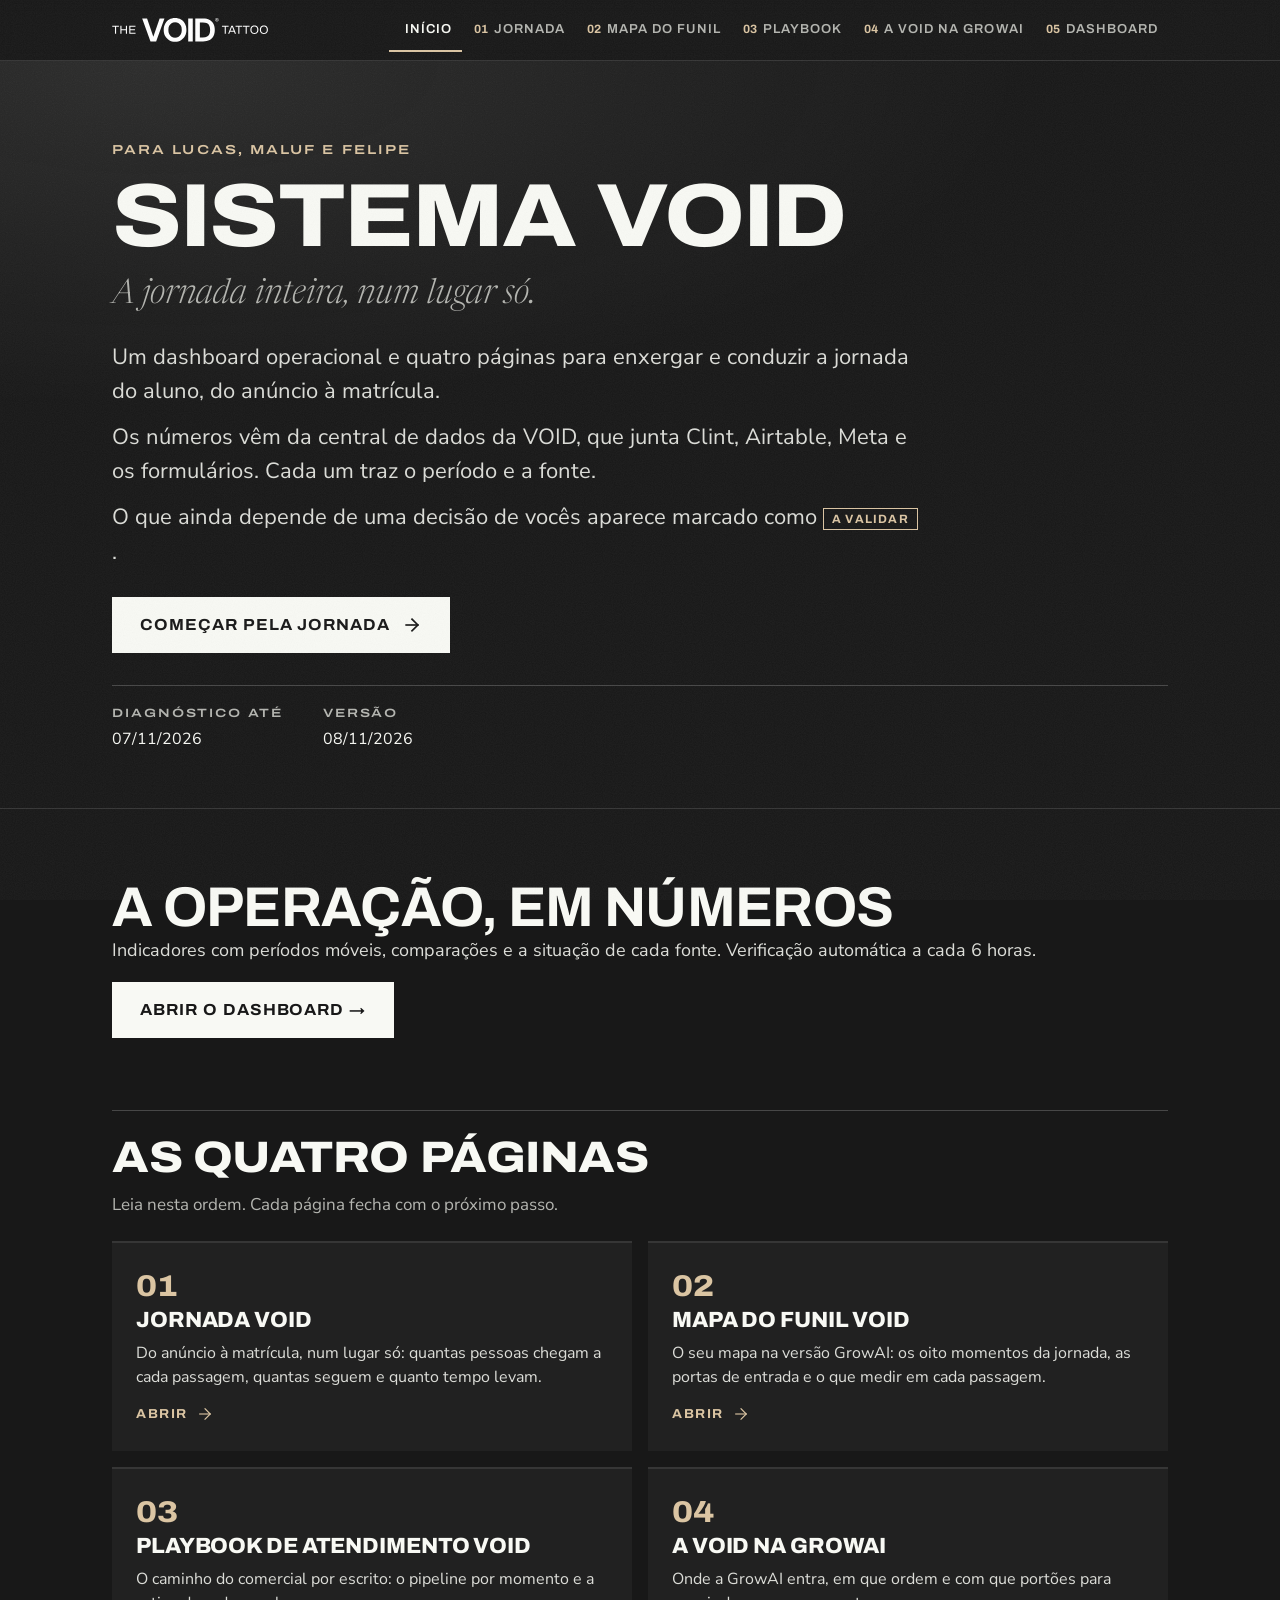
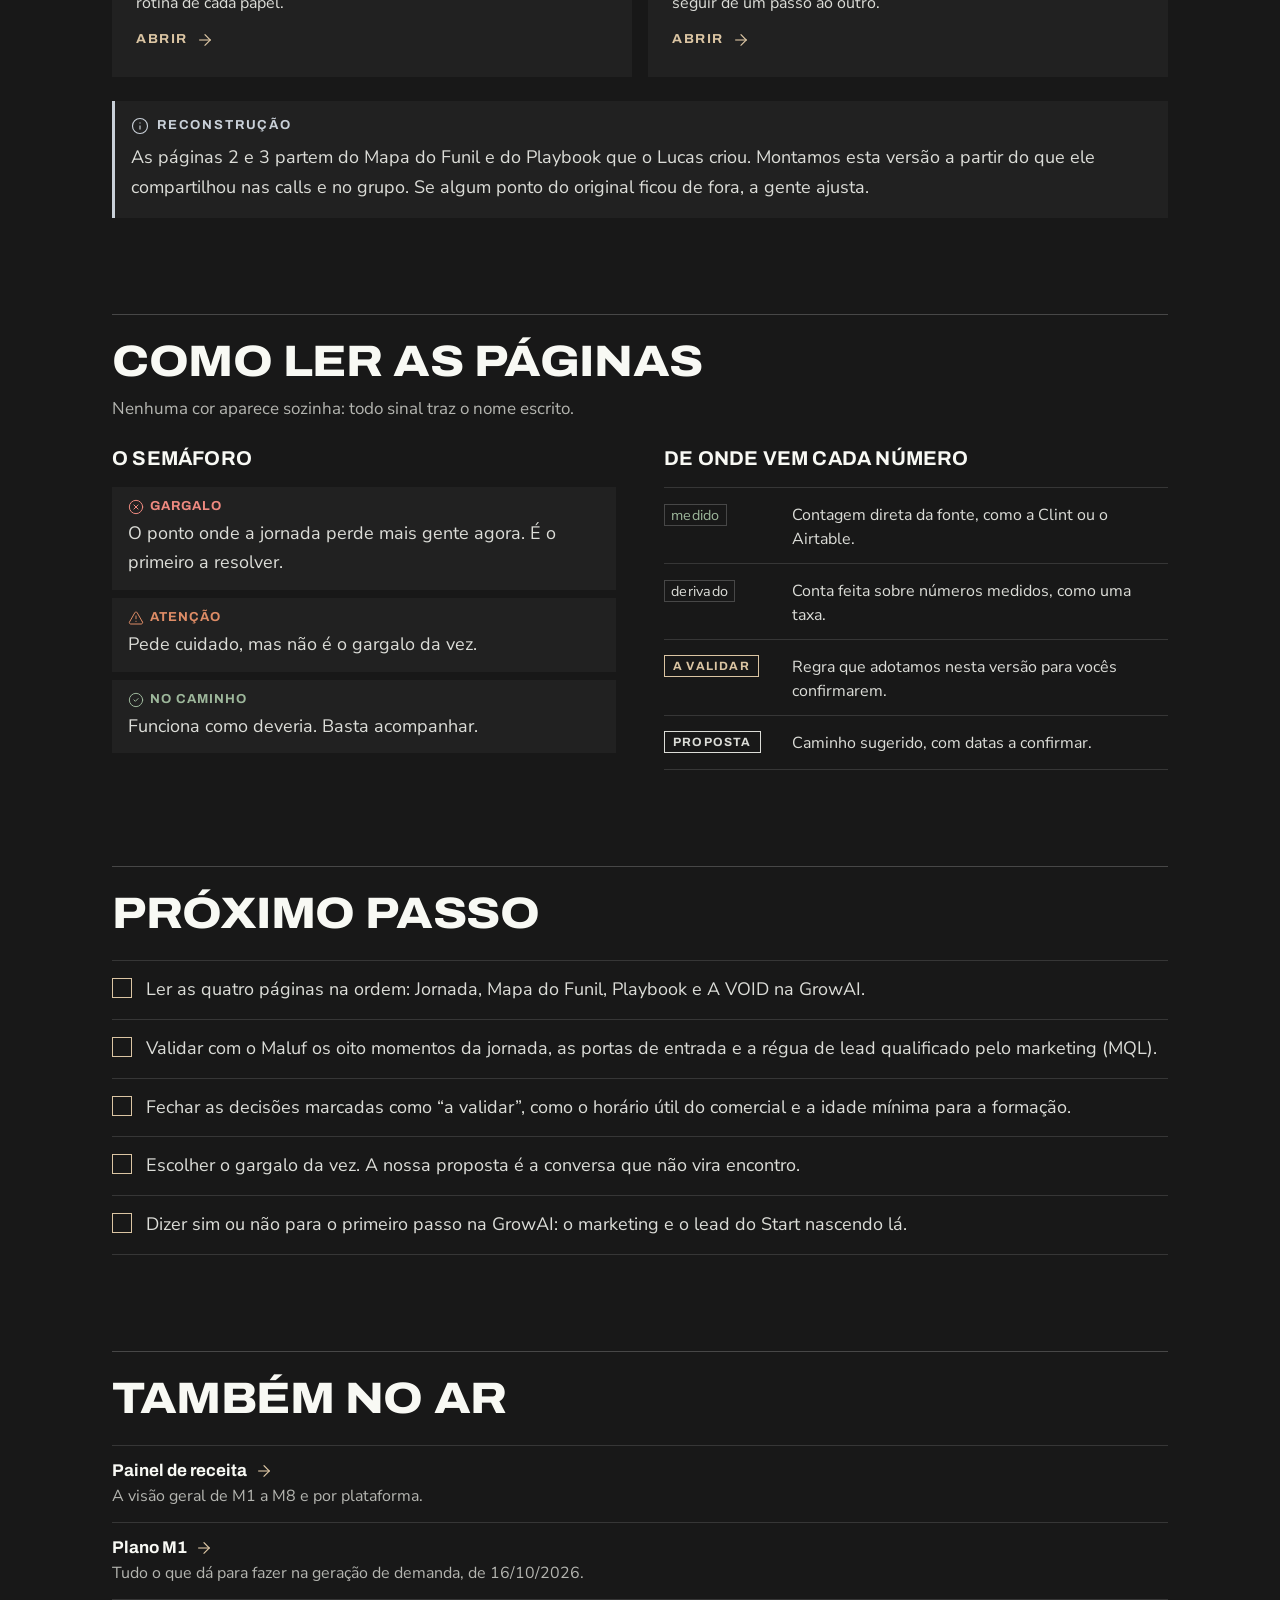
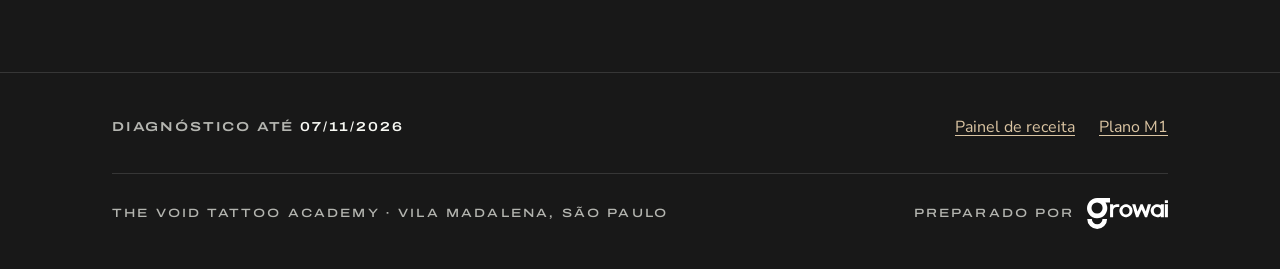
<file: sistema/index.html>
<!DOCTYPE html>
<html lang="pt-BR" data-estacao="chamado">
<head>
<meta charset="utf-8">
<meta name="viewport" content="width=device-width,initial-scale=1">
<meta name="robots" content="noindex, nofollow">
<meta name="theme-color" content="#181818">
<title>Sistema VOID · The VOID Tattoo Academy</title>
<meta name="description" content="A jornada da VOID do anúncio à matrícula, o mapa do funil, o playbook de atendimento e o plano com a GrowAI, num lugar só.">
<link rel="icon" href="assets/favicon.svg" type="image/svg+xml">
<link rel="apple-touch-icon" href="assets/apple-touch-icon.png">
<link rel="preconnect" href="https://fonts.googleapis.com"><link rel="preconnect" href="https://fonts.gstatic.com" crossorigin>
<link href="https://fonts.googleapis.com/css2?family=Archivo:wdth,wght@62..125,100..900&family=Newsreader:ital,opsz,wght@1,6..72,300&family=Nunito+Sans:wght@400;600&display=swap" rel="stylesheet">
<link rel="stylesheet" href="assets/sistema.css">
<script>document.documentElement.className+=' js'</script>
</head>
<body data-pagina="inicio">
<a class="pular" href="#conteudo">Ir para o conteúdo</a>

<header class="topo">
  <div class="wrap topo-barra">
    <a class="topo-marca" href="./"><img src="assets/void-horizontal-branco.svg" alt="The VOID Tattoo Academy, início do Sistema VOID" width="158" height="24"></a>
    <button class="menu-botao" type="button" aria-expanded="false" aria-controls="nav-sistema"><span class="menu-icone" aria-hidden="true"></span><span class="menu-rotulo">Menu</span></button>
    <nav class="nav-sistema" id="nav-sistema" aria-label="Páginas do Sistema VOID">
      <ol class="nav-lista">
        <li><a class="nav-link" href="./" data-pagina="inicio" aria-current="page"><span class="nav-num" aria-hidden="true"></span><span class="nav-nome">Início</span><span class="nav-desc">O que é o Sistema VOID</span></a></li>
        <li><a class="nav-link" href="jornada/" data-pagina="jornada"><span class="nav-num">01</span><span class="nav-nome">Jornada</span><span class="nav-desc">Do anúncio à matrícula, num lugar só</span></a></li>
        <li><a class="nav-link" href="mapa-do-funil/" data-pagina="mapa-do-funil"><span class="nav-num">02</span><span class="nav-nome">Mapa do Funil</span><span class="nav-desc">O seu mapa, na versão GrowAI</span></a></li>
        <li><a class="nav-link" href="playbook/" data-pagina="playbook"><span class="nav-num">03</span><span class="nav-nome">Playbook</span><span class="nav-desc">Pipeline e rotina do atendimento</span></a></li>
        <li><a class="nav-link" href="growai/" data-pagina="growai"><span class="nav-num">04</span><span class="nav-nome">A VOID na GrowAI</span><span class="nav-desc">Onde entra, em que ordem e com que portões</span></a></li>
      <li><a class="nav-link" href="dashboard/" data-pagina="dashboard"><span class="nav-num">05</span><span class="nav-nome">Dashboard</span><span class="nav-desc">Indicadores da operação</span></a></li>
      </ol>
    </nav>
  </div>
</header>

<main id="conteudo">

  <section class="abertura janela-luz" aria-labelledby="titulo-pagina">
    <div class="wrap">
      <p class="marcador">Para Lucas, Maluf e Felipe</p>
      <h1 class="titulo-filme" id="titulo-pagina">Sistema VOID</h1>
      <p class="linha-off">A jornada inteira, num lugar só.</p>
      <div class="abertura-lede">
        <p>Um dashboard operacional e quatro páginas para enxergar e conduzir a jornada do aluno, do anúncio à matrícula.</p>
        <p>Os números vêm da central de dados da VOID, que junta Clint, Airtable, Meta e os formulários. Cada um traz o período e a fonte.</p>
        <p>O que ainda depende de uma decisão de vocês aparece marcado como <span class="etiqueta etiqueta-validar">a validar</span>.</p>
      </div>
      <a class="botao" href="jornada/">Começar pela Jornada <svg viewBox="0 0 24 24" aria-hidden="true" focusable="false"><path d="M5 12h14"/><path d="m12 5 7 7-7 7"/></svg></a>
      <dl class="ficha">
        <div><dt>Diagnóstico até</dt><dd><time datetime="2026-11-07">07/11/2026</time></dd></div>
        <div><dt>Versão</dt><dd><time datetime="2026-11-08">08/11/2026</time></dd></div>
      </dl>
    </div>
  </section>

  <section class="secao" aria-labelledby="t-dashboard"><div class="wrap"><h2 class="titulo-secao" id="t-dashboard">A operação, em números</h2><p>Indicadores com períodos móveis, comparações e a situação de cada fonte. Verificação automática a cada 6 horas.</p><a class="botao" href="dashboard/">Abrir o dashboard →</a></div></section>
  <section class="secao" id="paginas" aria-labelledby="t-paginas">
    <div class="wrap">
      <header class="secao-titulo">
        <h2 id="t-paginas">As quatro páginas</h2>
        <p class="secao-sub">Leia nesta ordem. Cada página fecha com o próximo passo.</p>
      </header>
      <ol class="paginas">
        <li>
          <a class="pagina-cartao" href="jornada/">
            <span class="pagina-num" aria-hidden="true">01</span>
            <span class="pagina-nome">Jornada VOID</span>
            <span class="pagina-linha">Do anúncio à matrícula, num lugar só: quantas pessoas chegam a cada passagem, quantas seguem e quanto tempo levam.</span>
            <span class="pagina-abrir" aria-hidden="true">Abrir</span>
          </a>
        </li>
        <li>
          <a class="pagina-cartao" href="mapa-do-funil/">
            <span class="pagina-num" aria-hidden="true">02</span>
            <span class="pagina-nome">Mapa do Funil VOID</span>
            <span class="pagina-linha">O seu mapa na versão GrowAI: os oito momentos da jornada, as portas de entrada e o que medir em cada passagem.</span>
            <span class="pagina-abrir" aria-hidden="true">Abrir</span>
          </a>
        </li>
        <li>
          <a class="pagina-cartao" href="playbook/">
            <span class="pagina-num" aria-hidden="true">03</span>
            <span class="pagina-nome">Playbook de Atendimento VOID</span>
            <span class="pagina-linha">O caminho do comercial por escrito: o pipeline por momento e a rotina de cada papel.</span>
            <span class="pagina-abrir" aria-hidden="true">Abrir</span>
          </a>
        </li>
        <li>
          <a class="pagina-cartao" href="growai/">
            <span class="pagina-num" aria-hidden="true">04</span>
            <span class="pagina-nome">A VOID na GrowAI</span>
            <span class="pagina-linha">Onde a GrowAI entra, em que ordem e com que portões para seguir de um passo ao outro.</span>
            <span class="pagina-abrir" aria-hidden="true">Abrir</span>
          </a>
        </li>
      </ol>
      <aside class="aviso aviso-reconstrucao">
        <p class="aviso-rotulo">Reconstrução</p>
        <p>As páginas 2 e 3 partem do Mapa do Funil e do Playbook que o Lucas criou. Montamos esta versão a partir do que ele compartilhou nas calls e no grupo. Se algum ponto do original ficou de fora, a gente ajusta.</p>
      </aside>
    </div>
  </section>

  <section class="secao" id="como-ler" aria-labelledby="t-como-ler">
    <div class="wrap">
      <header class="secao-titulo">
        <h2 id="t-como-ler">Como ler as páginas</h2>
        <p class="secao-sub">Nenhuma cor aparece sozinha: todo sinal traz o nome escrito.</p>
      </header>
      <div class="grade-2">
        <div>
          <h3>O semáforo</h3>
          <ul class="semaforo">
            <li><span class="sinal sinal-vermelho">Gargalo</span><span>O ponto onde a jornada perde mais gente agora. É o primeiro a resolver.</span></li>
            <li><span class="sinal sinal-laranja">Atenção</span><span>Pede cuidado, mas não é o gargalo da vez.</span></li>
            <li><span class="sinal sinal-verde">No caminho</span><span>Funciona como deveria. Basta acompanhar.</span></li>
          </ul>
        </div>
        <div>
          <h3>De onde vem cada número</h3>
          <dl class="legenda">
            <div><dt><span class="origem o-medido">medido</span></dt><dd>Contagem direta da fonte, como a Clint ou o Airtable.</dd></div>
            <div><dt><span class="origem o-derivado">derivado</span></dt><dd>Conta feita sobre números medidos, como uma taxa.</dd></div>
            <div><dt><span class="etiqueta etiqueta-validar">a validar</span></dt><dd>Regra que adotamos nesta versão para vocês confirmarem.</dd></div>
            <div><dt><span class="etiqueta etiqueta-proposta">proposta</span></dt><dd>Caminho sugerido, com datas a confirmar.</dd></div>
          </dl>
        </div>
      </div>
    </div>
  </section>

  <section class="secao" id="proximo-passo" aria-labelledby="t-proximo">
    <div class="wrap">
      <header class="secao-titulo">
        <h2 id="t-proximo">Próximo passo</h2>
      </header>
      <ul class="checklist">
        <li class="tarefa"><span class="caixa" aria-hidden="true"></span><span class="tarefa-texto">Ler as quatro páginas na ordem: Jornada, Mapa do Funil, Playbook e A VOID na GrowAI.</span></li>
        <li class="tarefa"><span class="caixa" aria-hidden="true"></span><span class="tarefa-texto">Validar com o Maluf os oito momentos da jornada, as portas de entrada e a régua de lead qualificado pelo marketing (MQL).</span></li>
        <li class="tarefa"><span class="caixa" aria-hidden="true"></span><span class="tarefa-texto">Fechar as decisões marcadas como “a validar”, como o horário útil do comercial e a idade mínima para a formação.</span></li>
        <li class="tarefa"><span class="caixa" aria-hidden="true"></span><span class="tarefa-texto">Escolher o gargalo da vez. A nossa proposta é a conversa que não vira encontro.</span></li>
        <li class="tarefa"><span class="caixa" aria-hidden="true"></span><span class="tarefa-texto">Dizer sim ou não para o primeiro passo na GrowAI: o marketing e o lead do Start nascendo lá.</span></li>
      </ul>
    </div>
  </section>

  <section class="secao" id="tambem-no-ar" aria-labelledby="t-tambem">
    <div class="wrap">
      <header class="secao-titulo">
        <h2 id="t-tambem">Também no ar</h2>
      </header>
      <ul class="relacionados">
        <li><a href="../"><strong>Painel de receita</strong><span>A visão geral de M1 a M8 e por plataforma.</span></a></li>
        <li><a href="../m1/"><strong>Plano M1</strong><span>Tudo o que dá para fazer na geração de demanda, de 16/10/2026.</span></a></li>
      </ul>
    </div>
  </section>

</main>

<footer class="rodape">
  <div class="wrap">
    <div class="rodape-topo">
      <p class="rodape-dados">Diagnóstico até <time datetime="2026-11-07">07/11/2026</time></p>
      <ul class="rodape-links">
        <li><a href="../">Painel de receita</a></li>
        <li><a href="../m1/">Plano M1</a></li>
      </ul>
    </div>
    <div class="rodape-assinatura">
      <p class="rodape-void"><span class="junto">The VOID Tattoo Academy</span> · <span class="junto">Vila Madalena, São Paulo</span></p>
      <p class="rodape-growai">Preparado por <img src="assets/growai-logo-branco.svg" alt="GrowAI" width="81" height="31"></p>
    </div>
  </div>
</footer>

<script src="assets/sistema.js" defer></script>
</body>
</html>
</file>
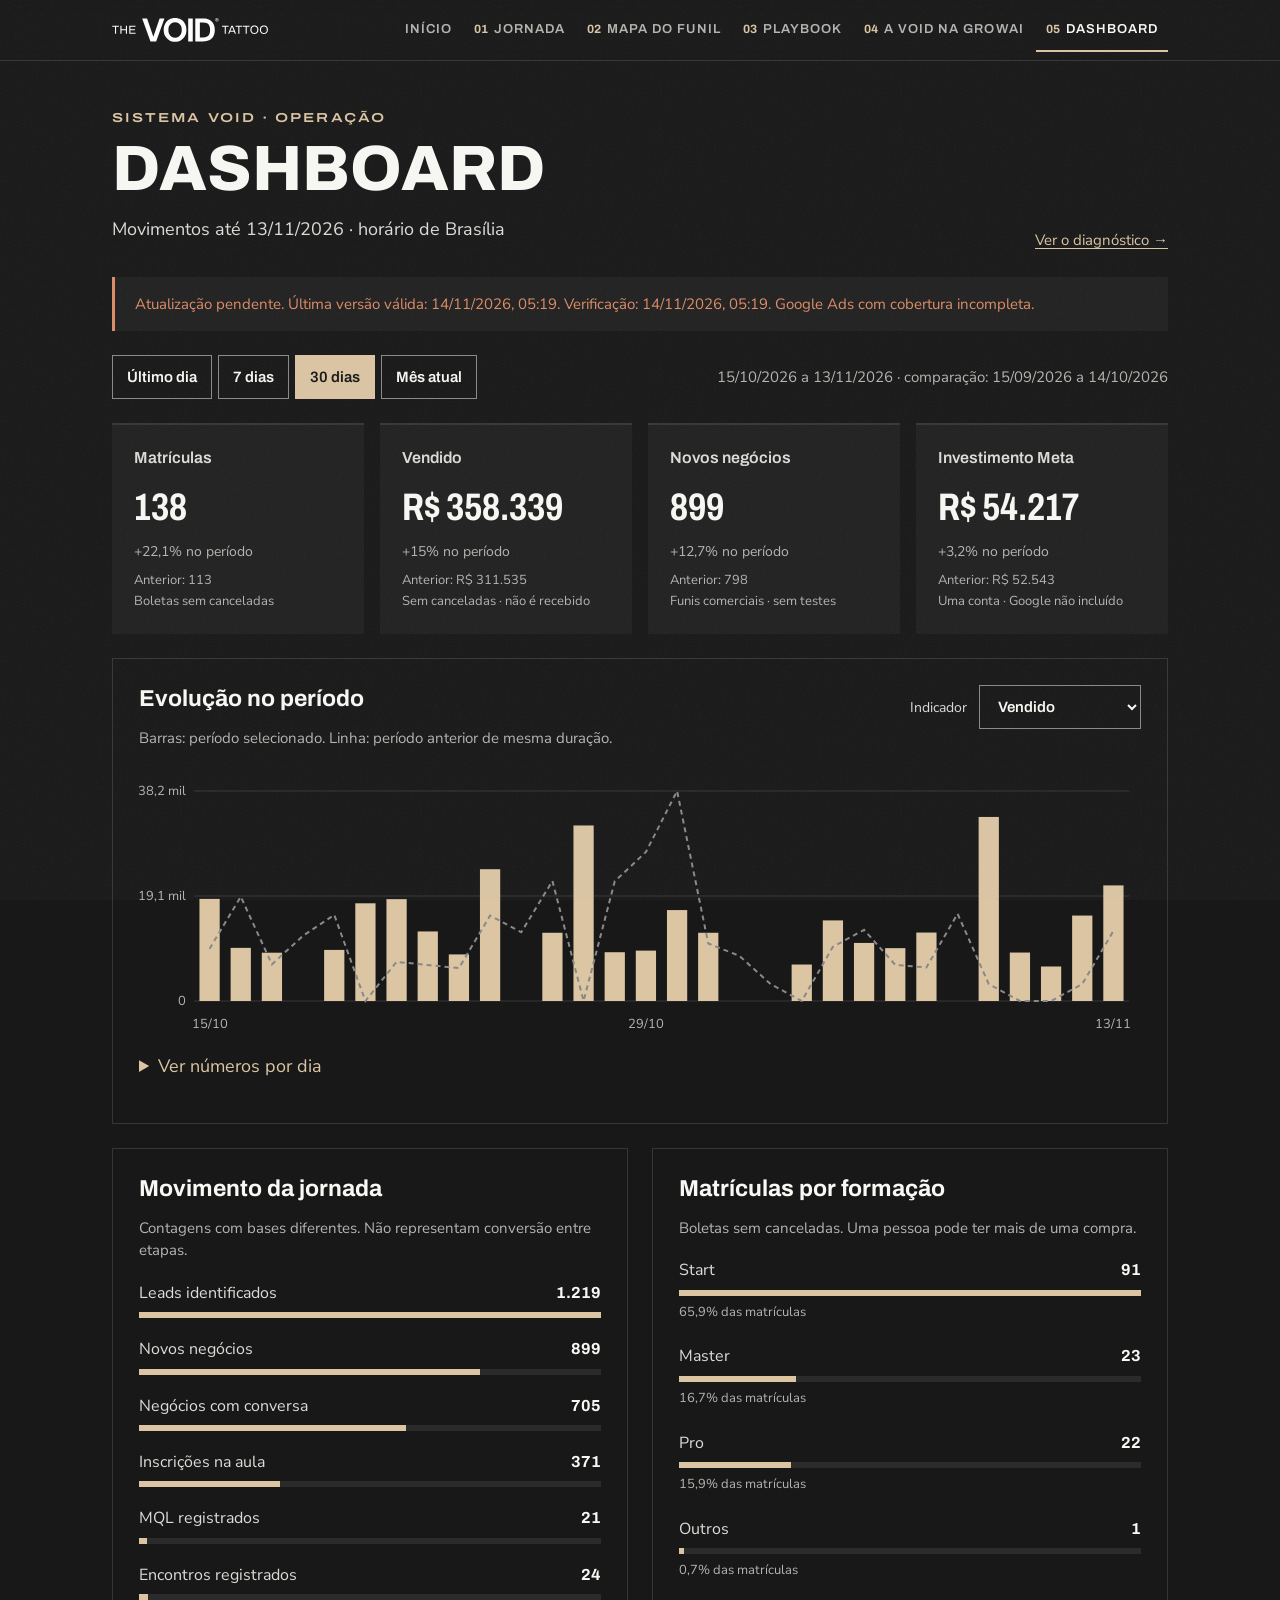
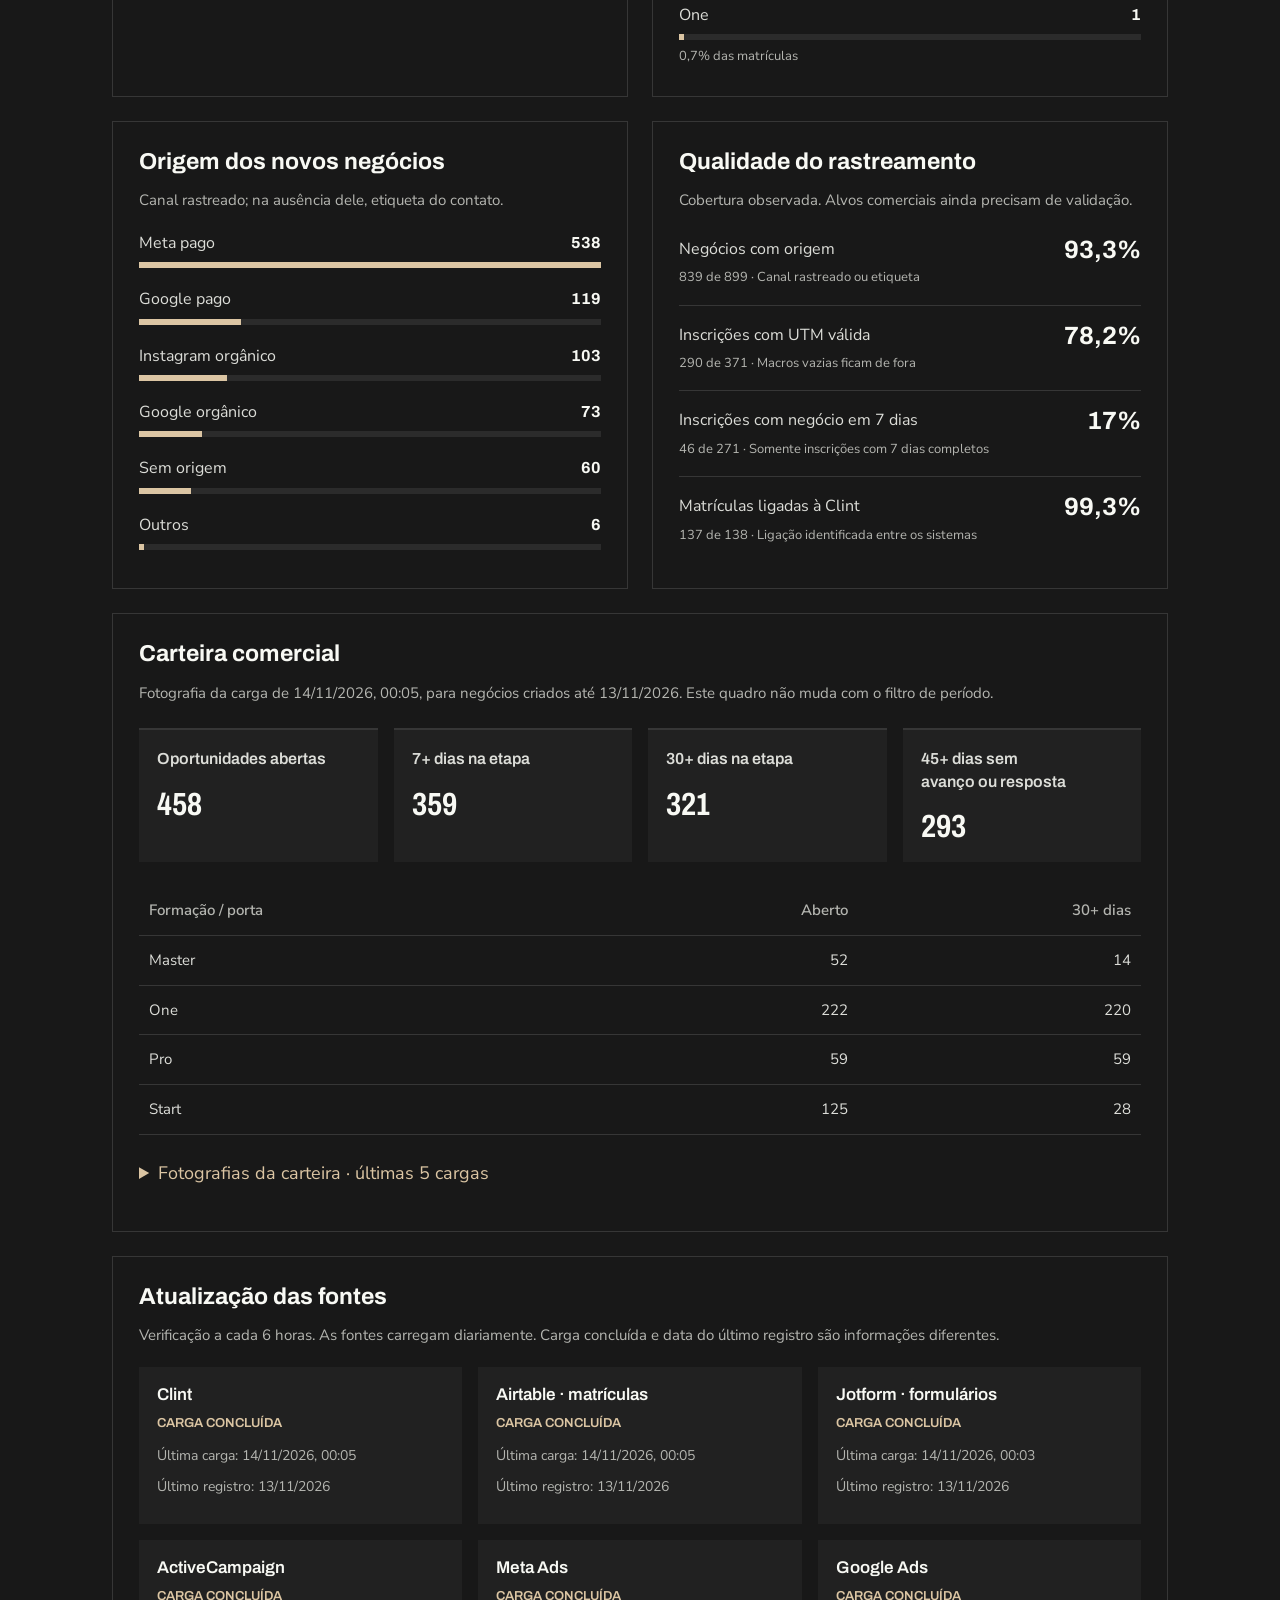
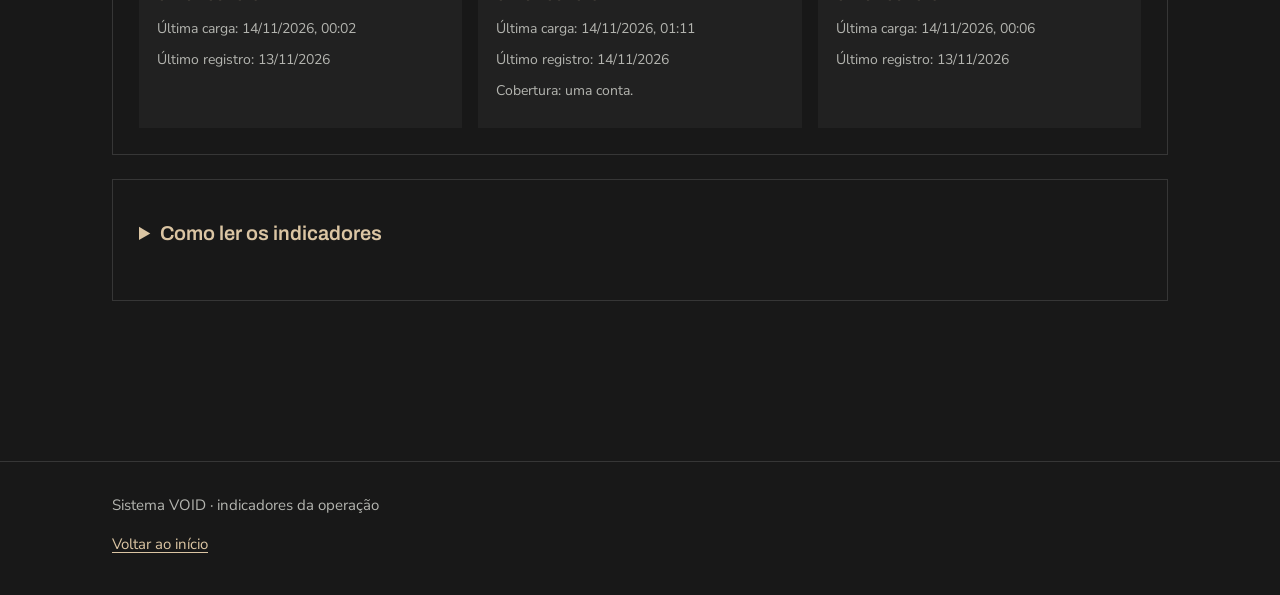
<file: sistema/dashboard/index.html>
<!DOCTYPE html>
<html lang="pt-BR" data-estacao="chamado">
<head>
<meta charset="utf-8">
<meta name="viewport" content="width=device-width,initial-scale=1">
<meta name="robots" content="noindex, nofollow">
<meta name="theme-color" content="#181818">
<title>Dashboard · Sistema VOID</title>
<link rel="stylesheet" href="dashboard.css">
<meta name="description" content="Indicadores da operação VOID, com períodos móveis, carteira e atualização verificada a cada 6 horas.">
<link rel="icon" href="../assets/favicon.svg" type="image/svg+xml">
<link rel="apple-touch-icon" href="../assets/apple-touch-icon.png">
<link rel="preconnect" href="https://fonts.googleapis.com"><link rel="preconnect" href="https://fonts.gstatic.com" crossorigin>
<link href="https://fonts.googleapis.com/css2?family=Archivo:wdth,wght@62..125,100..900&family=Newsreader:ital,opsz,wght@1,6..72,300&family=Nunito+Sans:wght@400;600&display=swap" rel="stylesheet">
<link rel="stylesheet" href="../assets/sistema.css">
<script>document.documentElement.className+=' js'</script>
</head><body data-pagina="dashboard"><a class="pular" href="#conteudo">Ir para o conteúdo</a>
<header class="topo">
  <div class="wrap topo-barra">
    <a class="topo-marca" href="../"><img src="../assets/void-horizontal-branco.svg" alt="The VOID Tattoo Academy, início do Sistema VOID" width="158" height="24"></a>
    <button class="menu-botao" type="button" aria-expanded="false" aria-controls="nav-sistema"><span class="menu-icone" aria-hidden="true"></span><span class="menu-rotulo">Menu</span></button>
    <nav class="nav-sistema" id="nav-sistema" aria-label="Páginas do Sistema VOID">
      <ol class="nav-lista">
        <li><a class="nav-link" href="../" data-pagina="inicio"><span class="nav-num" aria-hidden="true"></span><span class="nav-nome">Início</span><span class="nav-desc">O que é o Sistema VOID</span></a></li>
        <li><a class="nav-link" href="../jornada/" data-pagina="jornada"><span class="nav-num">01</span><span class="nav-nome">Jornada</span><span class="nav-desc">Do anúncio à matrícula, num lugar só</span></a></li>
        <li><a class="nav-link" href="../mapa-do-funil/" data-pagina="mapa-do-funil"><span class="nav-num">02</span><span class="nav-nome">Mapa do Funil</span><span class="nav-desc">O seu mapa, na versão GrowAI</span></a></li>
        <li><a class="nav-link" href="../playbook/" data-pagina="playbook"><span class="nav-num">03</span><span class="nav-nome">Playbook</span><span class="nav-desc">Pipeline e rotina do atendimento</span></a></li>
        <li><a class="nav-link" href="../growai/" data-pagina="growai"><span class="nav-num">04</span><span class="nav-nome">A VOID na GrowAI</span><span class="nav-desc">Onde entra, em que ordem e com que portões</span></a></li>
      <li><a class="nav-link" href="./" data-pagina="dashboard" aria-current="page"><span class="nav-num">05</span><span class="nav-nome">Dashboard</span><span class="nav-desc">Indicadores da operação</span></a></li></ol>
    </nav>
  </div>
</header>
<main id="conteudo" class="dash wrap">
  <header class="dash-title"><div><p class="marcador">Sistema VOID · operação</p><h1>Dashboard</h1><p id="periodo-cabecalho">Indicadores até o último dia encerrado.</p></div><a class="dash-back" href="../jornada/">Ver o diagnóstico →</a></header>
  <div id="dash-status" class="dash-status" role="status">Última versão validada. Horários e indicadores abaixo.</div>
  <div id="dashboard-fallback"><p>Últimos 30 dias: 2026-10-15 a 2026-11-13. Vendido não é recebido.</p><div class="dash-kpis"><article class="dash-kpi"><h2>Matrículas</h2><strong>138</strong></article><article class="dash-kpi"><h2>Vendido · sem canceladas</h2><strong>R$ 358.339,00</strong></article><article class="dash-kpi"><h2>Novos negócios</h2><strong>899</strong></article><article class="dash-kpi"><h2>Investimento Meta</h2><strong>R$ 54.216,54</strong></article></div><p>Atualizado em 2026-11-14T05:19:21.771206-03:00. Os filtros e gráficos precisam de JavaScript.</p></div>
  <div id="dashboard-app" hidden>
    <div class="dash-controls"><div class="dash-periodos" role="group" aria-label="Período dos indicadores"><button data-periodo="ontem" aria-pressed="false">Ontem</button><button data-periodo="7d" aria-pressed="false">7 dias</button><button data-periodo="30d" aria-pressed="true">30 dias</button><button data-periodo="mes" aria-pressed="false">Mês atual</button></div><p id="periodo-detalhe"></p></div>
    <section aria-label="Indicadores principais"><div id="kpis" class="dash-kpis"></div></section>
    <section class="dash-panel" aria-labelledby="evolucao-titulo"><header class="dash-section-head"><div><h2 id="evolucao-titulo">Evolução no período</h2><p>Barras: período selecionado. Linha: período anterior de mesma duração.</p></div><label>Indicador <select id="serie"><option value="vendido">Vendido</option><option value="matriculas">Matrículas</option><option value="negocios">Novos negócios</option></select></label></header><div id="evolucao" class="dash-chart"></div><details><summary>Ver números por dia</summary><div id="evolucao-tabela" class="dash-table-wrap"></div></details></section>
    <div class="dash-grid"><section class="dash-panel"><h2>Movimento da jornada</h2><p class="dash-caption">Contagens com bases diferentes. Não representam conversão entre etapas.</p><div id="movimento"></div></section><section class="dash-panel"><h2>Matrículas por formação</h2><p class="dash-caption">Boletas sem canceladas. Uma pessoa pode ter mais de uma compra.</p><div id="produtos"></div></section></div>
    <div class="dash-grid"><section class="dash-panel"><h2>Origem dos novos negócios</h2><p class="dash-caption">Canal rastreado; na ausência dele, etiqueta do contato.</p><div id="canais"></div></section><section class="dash-panel"><h2>Qualidade do rastreamento</h2><p class="dash-caption">Cobertura observada. Alvos comerciais ainda precisam de validação.</p><div id="qualidade"></div></section></div>
    <section class="dash-panel"><h2>Carteira comercial</h2><p id="carteira-nota" class="dash-caption"></p><div id="carteira-kpis" class="dash-kpis dash-kpis-small"></div><div id="carteira" class="dash-table-wrap"></div><div id="carteira-historico"></div></section>
    <section class="dash-panel"><h2>Atualização das fontes</h2><p class="dash-caption">Verificação a cada 6 horas. As fontes carregam diariamente. Carga concluída e data do último registro são informações diferentes.</p><div id="fontes" class="dash-fontes"></div></section>
    <details class="dash-panel dash-method"><summary>Como ler os indicadores</summary><div>
      <p><strong>Períodos.</strong> Os filtros usam o último corte validado indicado no topo. Os movimentos terminam ontem, no horário de Brasília. A comparação usa os dias imediatamente anteriores, com a mesma duração. O mês atual fica sem resultado enquanto não houver dia encerrado.</p>
      <p><strong>Matrículas e vendido.</strong> Uma matrícula corresponde a uma boleta do Airtable não cancelada, incluindo outros produtos. Vendido soma o valor dessas boletas; não representa recebimento ou caixa. Cancelamentos seguem a situação atual da fonte e podem revisar períodos anteriores.</p>
      <p><strong>Leads identificados.</strong> Pessoas classificadas como lead, sem testes e com primeiro toque rastreado no período. A base importada sem sinal de interesse fica de fora. Identidade e canal seguem as regras do diagnóstico.</p>
      <p><strong>Conversas.</strong> Negócios comerciais com a primeira resposta da pessoa depois de uma mensagem humana, dentro da janela de sete dias do primeiro atendimento. É o registro de uma troca, não prova de qualificação. Reaberturas do mesmo negócio não contam como nova conversa.</p>
      <p><strong>Aula e encontros.</strong> Inscrições são envios ativos dos cinco formulários, sem testes. MQL é a classificação registrada no formulário. Encontro é uma entrada em etapa de presença, antes da decisão; o mesmo negócio conta uma vez por dia. A cobertura de presença é parcial e não permite taxa completa de comparecimento.</p>
      <p><strong>Carteira.</strong> Situação observada na carga da Clint, para negócios comerciais criados até ontem. As fotografias começam com esta rotina e só são acrescentadas após uma carga validada. Dias sem fotografia ficam sem ponto.</p>
      <p><strong>Mídia.</strong> O investimento destacado é apenas da conta Meta disponível. Google Ads permanece identificado pela cobertura da fonte. Pixel, cadastro e matrícula são medidas diferentes; custo por matrícula e retorno atribuído continuam fora desta versão.</p>
      <p><strong>Falha de atualização.</strong> A rotina mantém a última versão validada e sinaliza o atraso. Os horários da publicação, da verificação e das cargas aparecem separadamente.</p>
    </div></details>
  </div>
</main>
<footer class="rodape"><div class="wrap"><p>Sistema VOID · indicadores da operação</p><a href="../">Voltar ao início</a></div></footer>
<script src="dados.js?v=14489246dbd26e30"></script><script src="estado.js"></script><script src="../assets/sistema.js"></script><script src="dashboard.js"></script>
</body></html>
</file>
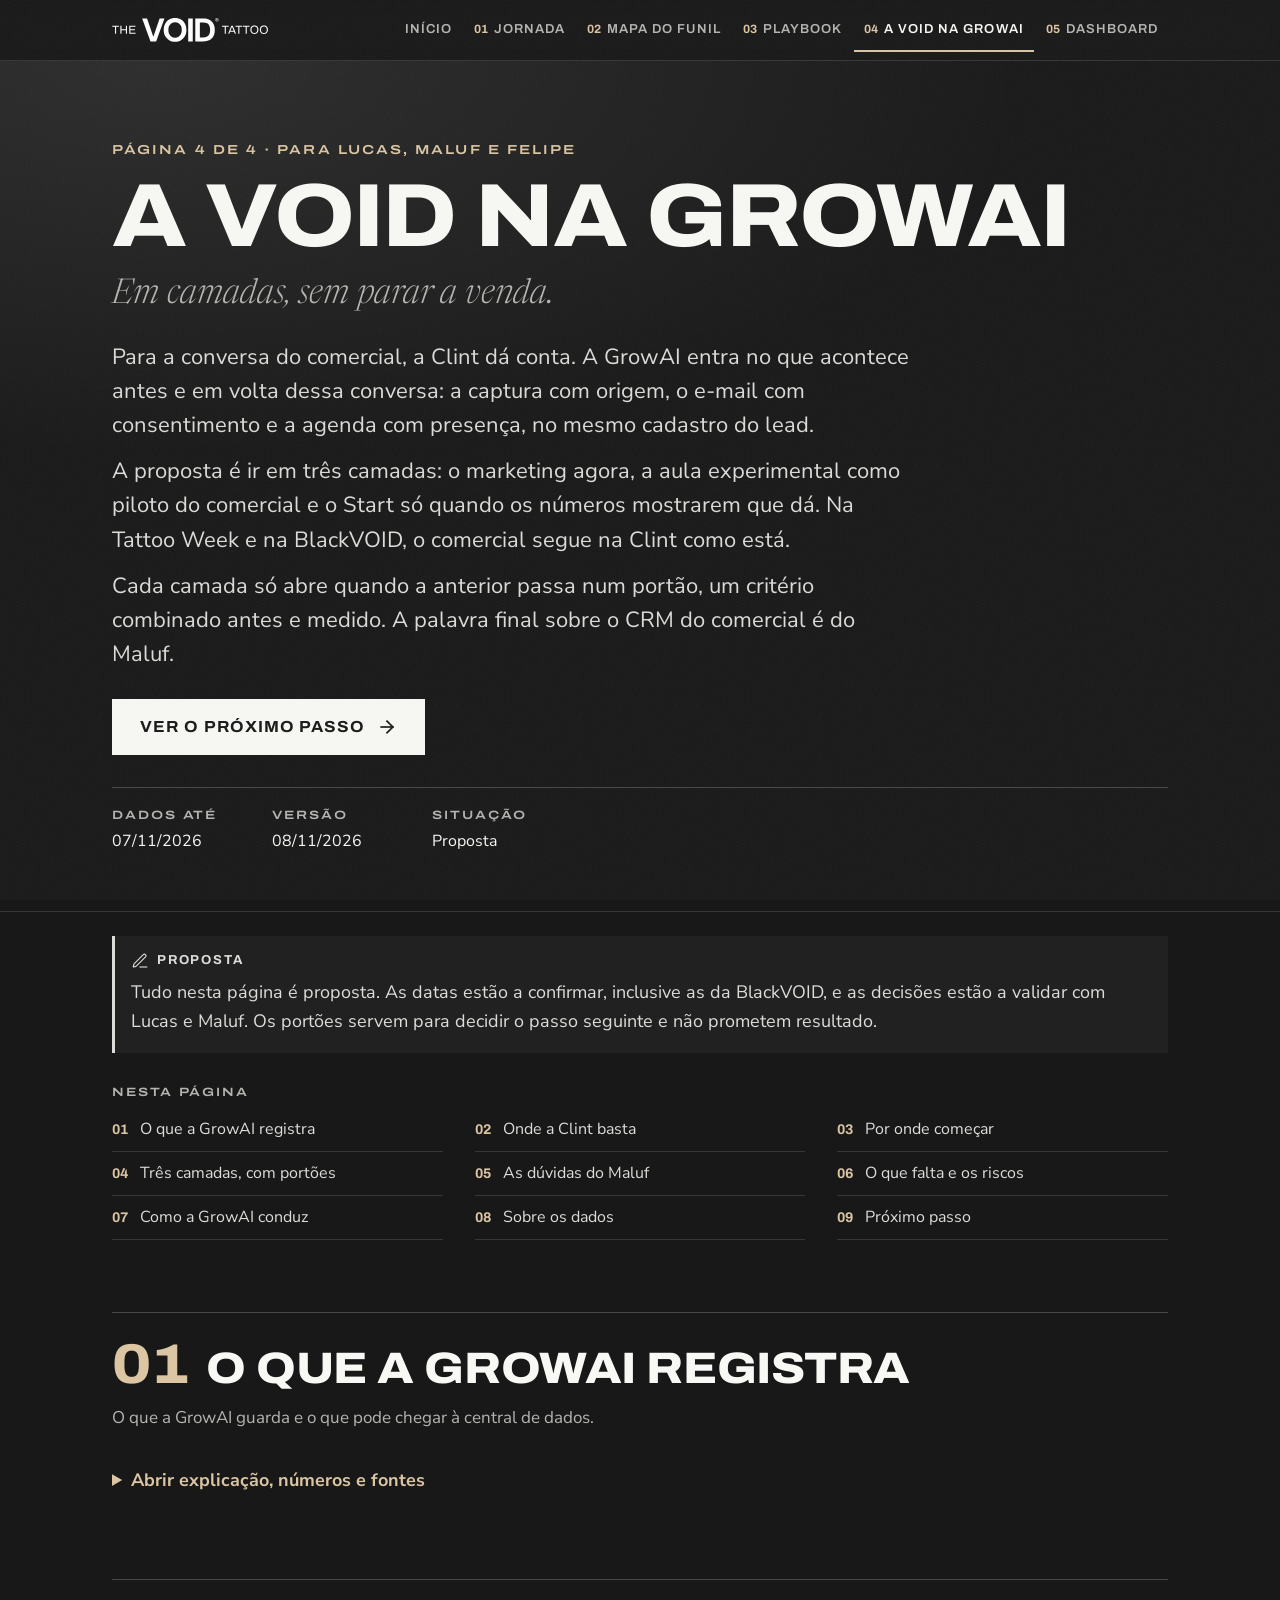
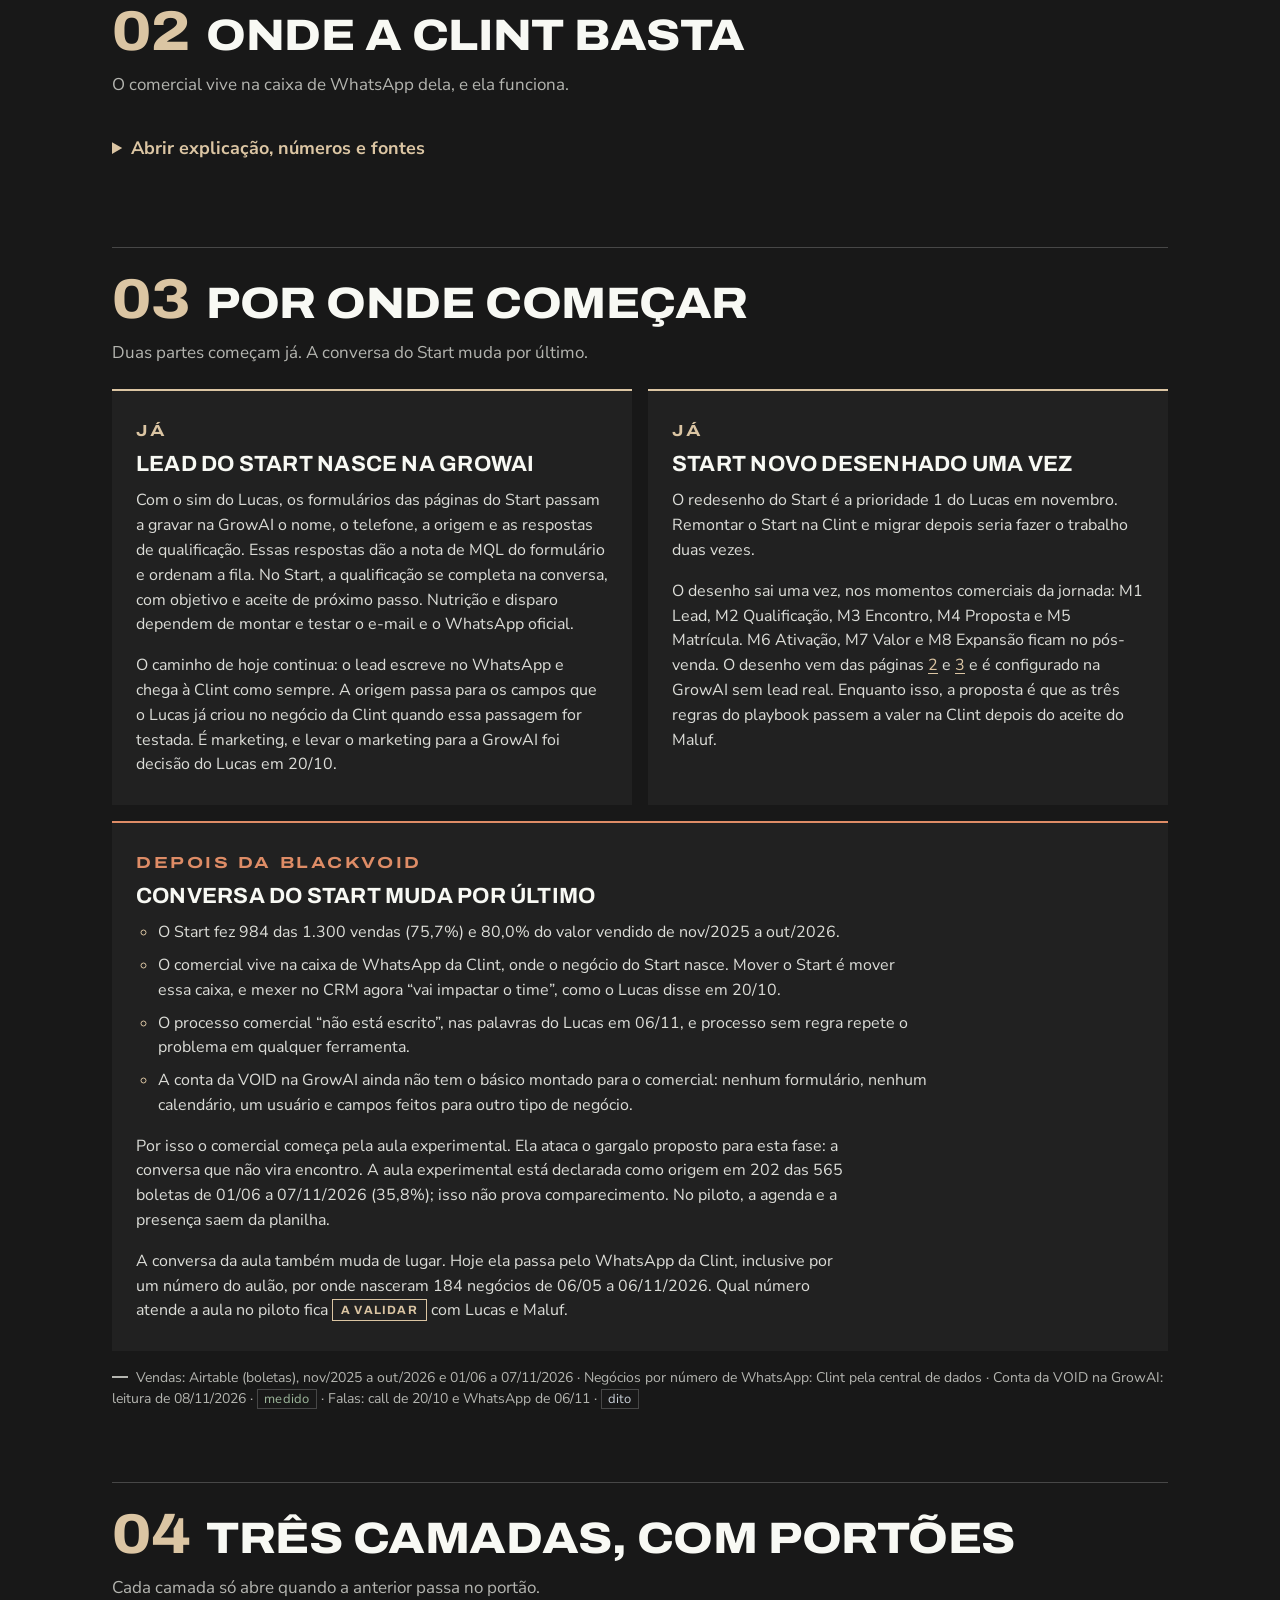
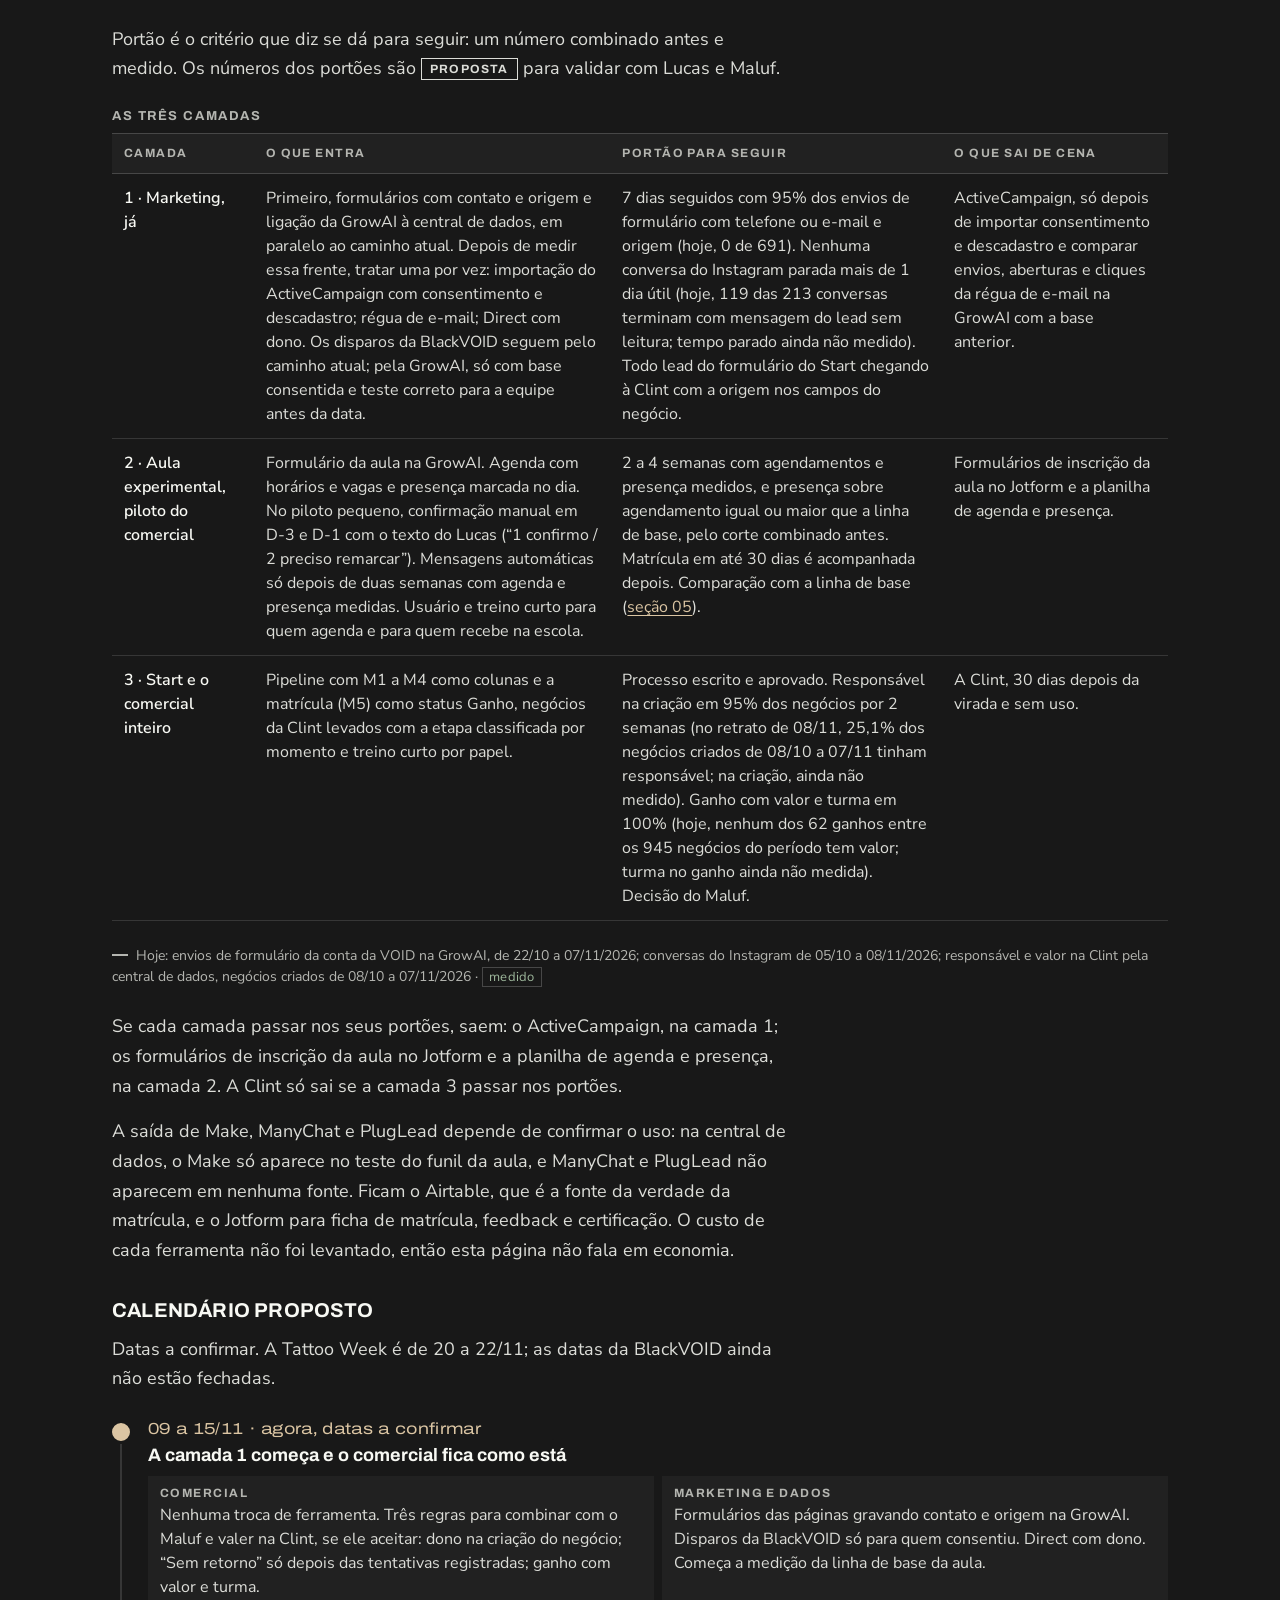
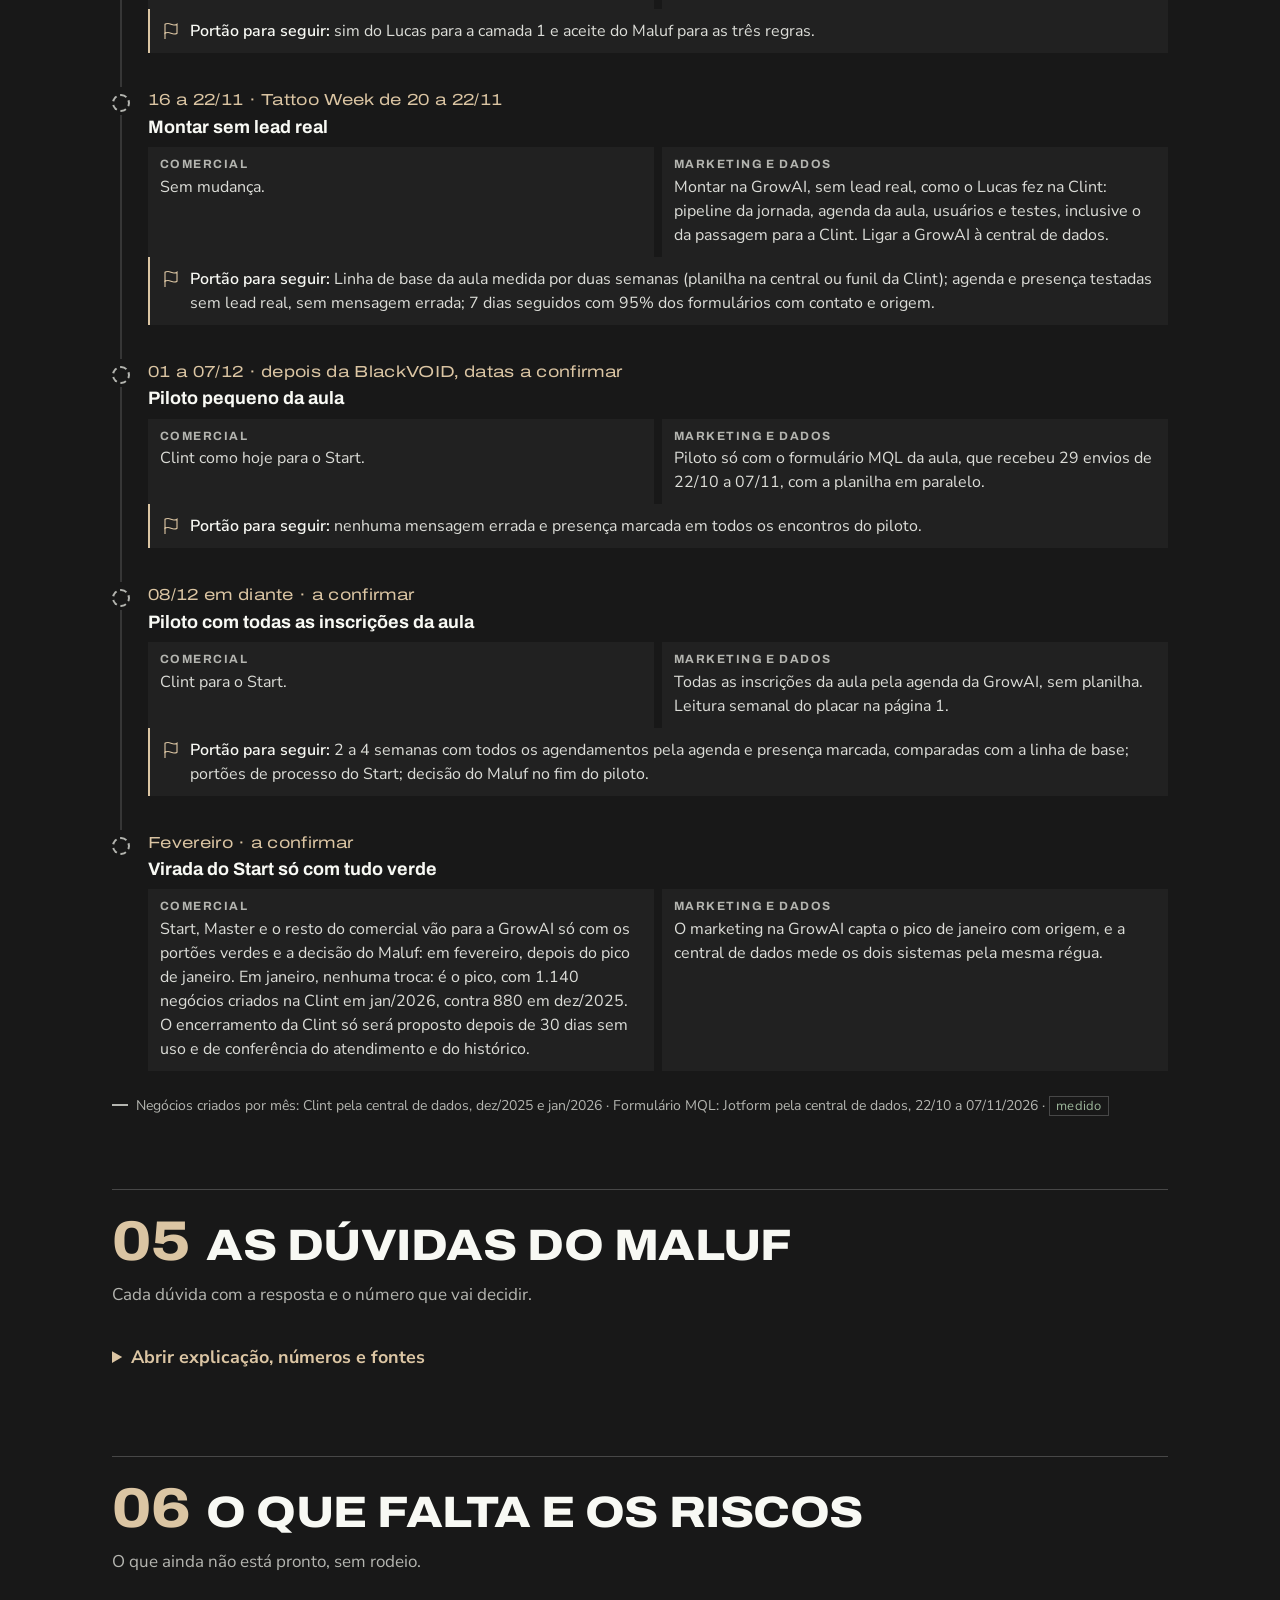
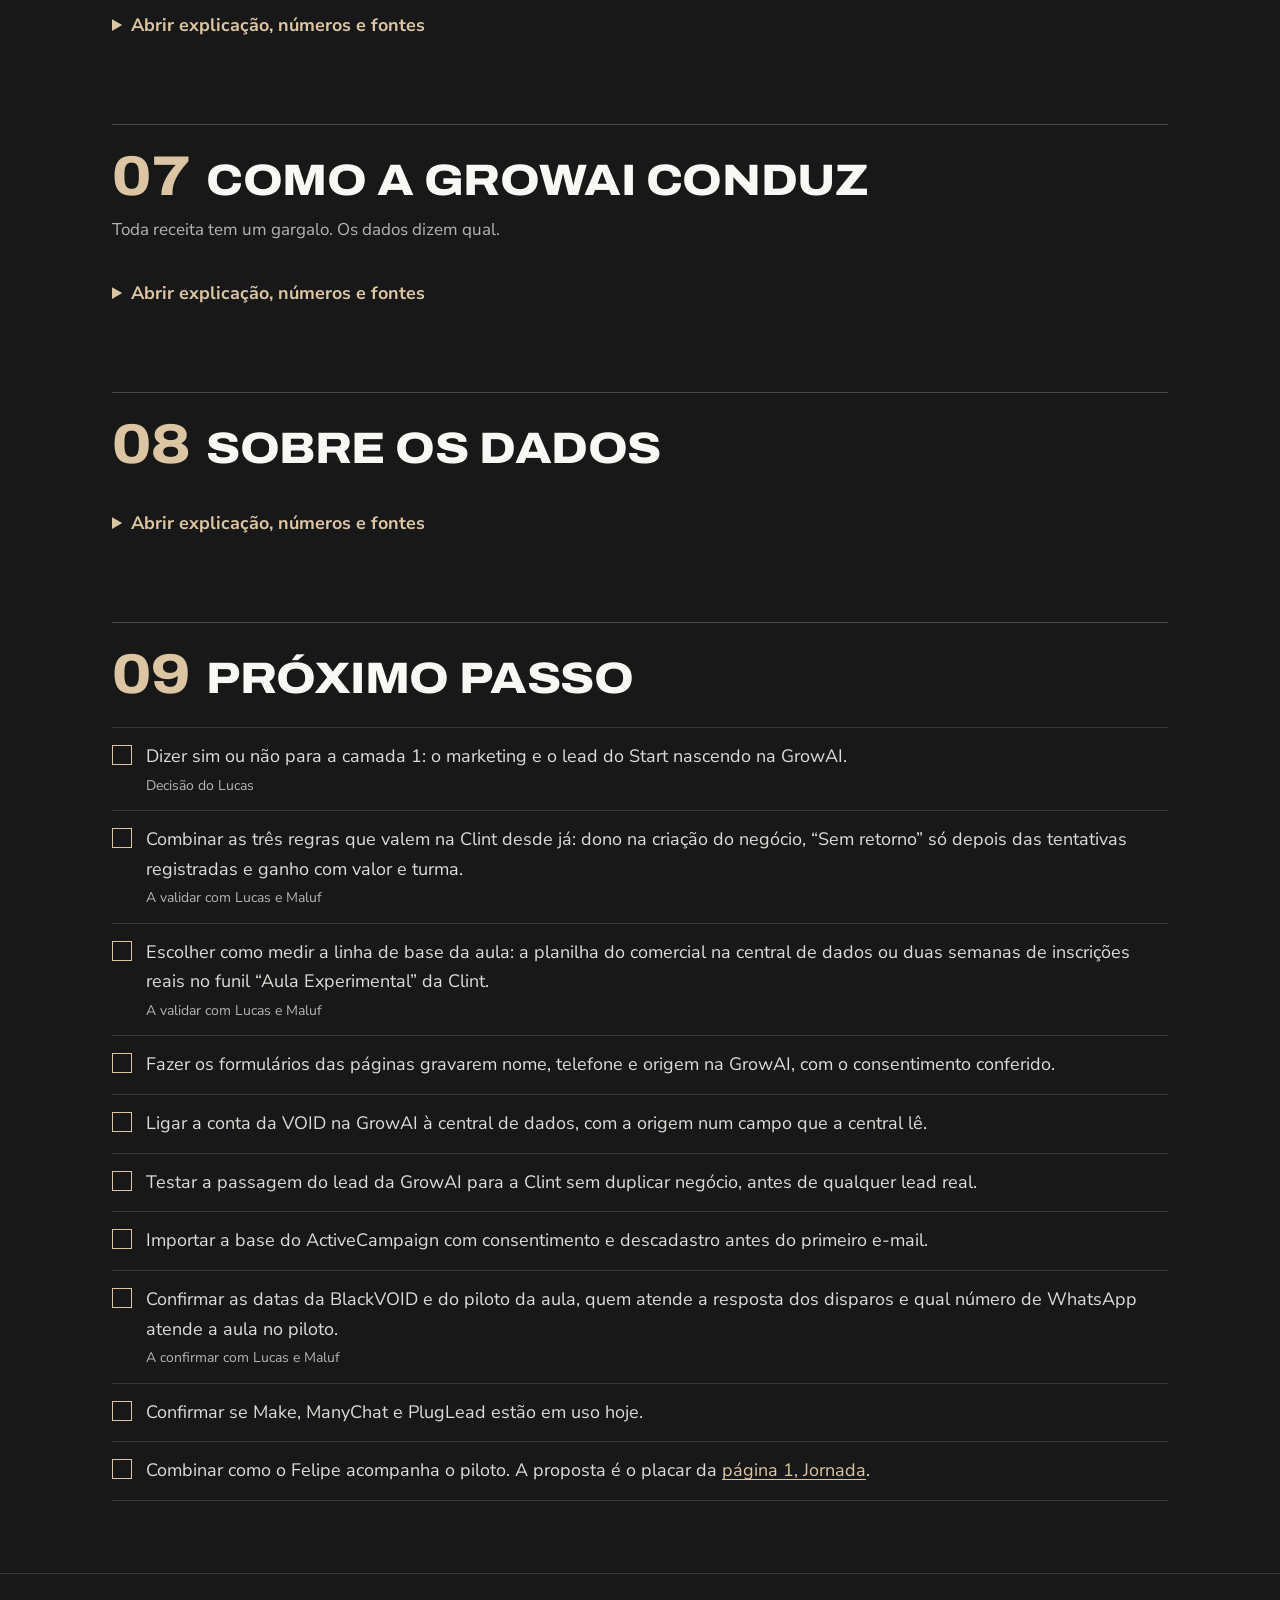
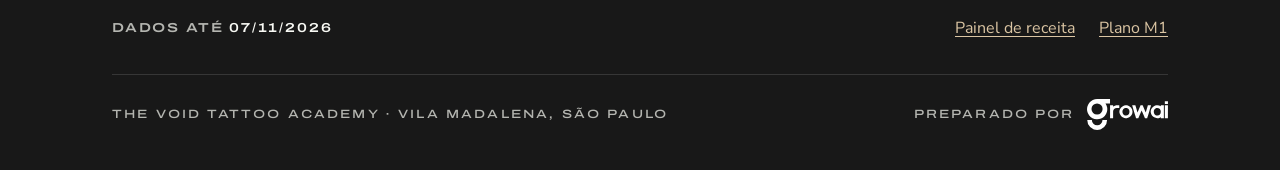
<file: sistema/growai/index.html>
<!DOCTYPE html>

<html data-estacao="chamado" lang="pt-BR">
<head>
<meta charset="utf-8"/>
<meta content="width=device-width,initial-scale=1" name="viewport"/>
<meta content="noindex, nofollow" name="robots"/>
<meta content="#181818" name="theme-color"/>
<title>A VOID na GrowAI · Sistema VOID</title>
<meta content="Onde a GrowAI entra na VOID, em que ordem e com que portões, sem parar a venda na Tattoo Week nem na BlackVOID." name="description"/>
<link href="../assets/favicon.svg" rel="icon" type="image/svg+xml"/>
<link href="../assets/apple-touch-icon.png" rel="apple-touch-icon"/>
<link href="https://fonts.googleapis.com" rel="preconnect"/><link crossorigin="" href="https://fonts.gstatic.com" rel="preconnect"/>
<link href="https://fonts.googleapis.com/css2?family=Archivo:wdth,wght@62..125,100..900&amp;family=Newsreader:ital,opsz,wght@1,6..72,300&amp;family=Nunito+Sans:wght@400;600&amp;display=swap" rel="stylesheet"/>
<link href="../assets/sistema.css" rel="stylesheet"/>
<script>document.documentElement.className+=' js'</script>
<style>
/* Página 4, A VOID na GrowAI. Estilos só desta página; a base fica em ../assets/sistema.css. */
.lista-espacada li{margin-bottom:12px}
.fonte+.leitura{margin-top:24px}
@media (min-width:960px){.numeros.cinco{grid-template-columns:repeat(5,minmax(0,1fr))}}
@media (max-width:759.98px){.numeros.cinco>:last-child{grid-column:1/-1}}
.decisoes{list-style:none;margin:24px 0 16px;padding:0;display:grid;gap:12px}
.decisoes>li.depois>ul,.decisoes>li.depois>p{max-width:72ch}
.decisoes>li{margin:0;min-width:0;padding:20px 16px;background:var(--bastidor);border-top:2px solid var(--areia)}
.decisoes>li.depois{border-top-color:var(--sinal-laranja)}
.decisoes p,.decisoes li li{font-size:16px;line-height:1.55}
.decisoes>li>:last-child{margin-bottom:0}
.decisao-quando{margin:0 0 8px;font:700 12px/1.3 var(--font-letreiro);font-variation-settings:"wdth" 125;letter-spacing:.16em;text-transform:uppercase;color:var(--areia)}
.depois .decisao-quando{color:var(--sinal-laranja)}
.secao .decisao-titulo{margin:0 0 12px;font-size:22px;line-height:1.1}
@media (min-width:760px){
  .decisoes{grid-template-columns:repeat(2,minmax(0,1fr));gap:16px}
  .decisoes>li{padding:28px 24px}
  .decisoes>li.depois{grid-column:1/-1}
}
.duvidas{margin:24px 0 0}
.duvida+.duvida{margin-top:40px;padding-top:32px;border-top:1px solid var(--fio)}
.resposta{max-width:680px}
.fala-citada{margin:0 0 16px}
.fala-citada blockquote{margin:0;padding:2px 0 2px 16px;border-left:2px solid var(--areia);font:600 clamp(20px,5.2vw,26px)/1.3 var(--font-letreiro);font-variation-settings:"wdth" 100;color:var(--tela)}
.fala-citada blockquote p{margin:0}
.fala-citada figcaption{margin:8px 0 0 18px;font:600 12px/1.4 var(--font-letreiro);font-variation-settings:"wdth" 125;letter-spacing:.16em;text-transform:uppercase;color:var(--po)}
.principios{list-style:none;margin:24px 0 16px;padding:0;display:grid;gap:12px}
.principios>li{margin:0;min-width:0;padding:20px 16px;background:var(--bastidor);border-top:2px solid var(--fio)}
.principios>li[data-sinal="vermelho"]{border-top-color:var(--sinal-vermelho)}
.secao .principio-nome{margin:0 0 10px;font-size:19px}
.principios p{margin:0 0 10px;font-size:16px;line-height:1.55}
.principios .fonte{font-size:14px}
.principios>li>:last-child{margin-bottom:0}
@media (min-width:760px){.principios{grid-template-columns:repeat(2,minmax(0,1fr));gap:16px}.principios>li{padding:24px}}
.tabelas-detalhes{margin:8px 0 16px}
.tabelas-detalhes summary{display:inline-flex;align-items:center;min-height:44px;cursor:pointer;font:700 13px/1.2 var(--font-letreiro);font-variation-settings:"wdth" 100;letter-spacing:.12em;text-transform:uppercase;color:var(--areia)}
.tabelas-usadas{margin:8px 0 16px;padding-left:22px}
.tabelas-usadas code{font-family:ui-monospace,Menlo,Consolas,monospace;font-size:14px;line-height:1.5;color:var(--cal);overflow-wrap:anywhere;word-break:break-word}
</style>
</head>
<body data-pagina="growai">
<a class="pular" href="#conteudo">Ir para o conteúdo</a>
<header class="topo">
<div class="wrap topo-barra">
<a class="topo-marca" href="../"><img alt="The VOID Tattoo Academy, início do Sistema VOID" height="24" src="../assets/void-horizontal-branco.svg" width="158"/></a>
<button aria-controls="nav-sistema" aria-expanded="false" class="menu-botao" type="button"><span aria-hidden="true" class="menu-icone"></span><span class="menu-rotulo">Menu</span></button>
<nav aria-label="Páginas do Sistema VOID" class="nav-sistema" id="nav-sistema">
<ol class="nav-lista">
<li><a class="nav-link" data-pagina="inicio" href="../"><span aria-hidden="true" class="nav-num"></span><span class="nav-nome">Início</span><span class="nav-desc">O que é o Sistema VOID</span></a></li>
<li><a class="nav-link" data-pagina="jornada" href="../jornada/"><span class="nav-num">01</span><span class="nav-nome">Jornada</span><span class="nav-desc">Do anúncio à matrícula, num lugar só</span></a></li>
<li><a class="nav-link" data-pagina="mapa-do-funil" href="../mapa-do-funil/"><span class="nav-num">02</span><span class="nav-nome">Mapa do Funil</span><span class="nav-desc">O seu mapa, na versão GrowAI</span></a></li>
<li><a class="nav-link" data-pagina="playbook" href="../playbook/"><span class="nav-num">03</span><span class="nav-nome">Playbook</span><span class="nav-desc">Pipeline e rotina do atendimento</span></a></li>
<li><a aria-current="page" class="nav-link" data-pagina="growai" href="../growai/"><span class="nav-num">04</span><span class="nav-nome">A VOID na GrowAI</span><span class="nav-desc">Onde entra, em que ordem e com que portões</span></a></li>
<li><a class="nav-link" href="../dashboard/" data-pagina="dashboard"><span class="nav-num">05</span><span class="nav-nome">Dashboard</span><span class="nav-desc">Indicadores da operação</span></a></li>
      </ol>
</nav>
</div>
</header>
<main id="conteudo">
<section aria-labelledby="titulo-pagina" class="abertura janela-luz">
<div class="wrap">
<p class="marcador">Página 4 de 4 · Para Lucas, Maluf e Felipe</p>
<h1 class="titulo-filme" id="titulo-pagina">A VOID na GrowAI</h1>
<p class="linha-off">Em camadas, sem parar a venda.</p>
<div class="abertura-lede">
<p>Para a conversa do comercial, a Clint dá conta. A GrowAI entra no que acontece antes e em volta dessa conversa: a captura com origem, o e-mail com consentimento e a agenda com presença, no mesmo cadastro do lead.</p>
<p>A proposta é ir em três camadas: o marketing agora, a aula experimental como piloto do comercial e o Start só quando os números mostrarem que dá. Na Tattoo Week e na BlackVOID, o comercial segue na Clint como está.</p>
<p>Cada camada só abre quando a anterior passa num portão, um critério combinado antes e medido. A palavra final sobre o CRM do comercial é do Maluf.</p>
</div>
<a class="botao" href="#proximo-passo">Ver o próximo passo <svg aria-hidden="true" focusable="false" viewbox="0 0 24 24"><path d="M5 12h14"></path><path d="m12 5 7 7-7 7"></path></svg></a>
<dl class="ficha">
<div><dt>Dados até</dt><dd><time datetime="2026-11-07">07/11/2026</time></dd></div>
<div><dt>Versão</dt><dd><time datetime="2026-11-08">08/11/2026</time></dd></div>
<div><dt>Situação</dt><dd>Proposta</dd></div>
</dl>
</div>
</section>
<div class="wrap">
<aside class="aviso aviso-proposta">
<p class="aviso-rotulo">Proposta</p>
<p>Tudo nesta página é proposta. As datas estão a confirmar, inclusive as da BlackVOID, e as decisões estão a validar com Lucas e Maluf. Os portões servem para decidir o passo seguinte e não prometem resultado.</p>
</aside>
</div>
<nav aria-label="Nesta página" class="wrap sumario">
<p class="sumario-titulo">Nesta página</p>
<ol>
<li><a href="#registros"><span>01</span>O que a GrowAI registra</a></li>
<li><a href="#clint"><span>02</span>Onde a Clint basta</a></li>
<li><a href="#comecar"><span>03</span>Por onde começar</a></li>
<li><a href="#camadas"><span>04</span>Três camadas, com portões</a></li>
<li><a href="#maluf"><span>05</span>As dúvidas do Maluf</a></li>
<li><a href="#falta"><span>06</span>O que falta e os riscos</a></li>
<li><a href="#metodo"><span>07</span>Como a GrowAI conduz</a></li>
<li><a href="#sobre-os-dados"><span>08</span>Sobre os dados</a></li>
<li><a href="#proximo-passo"><span>09</span>Próximo passo</a></li>
</ol>
</nav>
<section aria-labelledby="t-registros" class="secao" id="registros">
<div class="wrap">
<header class="secao-titulo">
<span aria-hidden="true" class="secao-num">01</span>
<h2 id="t-registros">O que a GrowAI registra</h2>
<p class="secao-sub">O que a GrowAI guarda e o que pode chegar à central de dados.</p>
</header><details class="secao-detalhes"><summary>Abrir explicação, números e fontes</summary>
<div class="leitura">
<p>A conta da VOID na GrowAI ainda está no começo. Agenda com presença, mensagens, conversas e envios de formulário têm saída pelo conector padrão, cujo formato foi conferido em 08/11/2026. A origem precisa ser gravada em campo do contato ou campo oculto do formulário; o consentimento ainda precisa ser conferido. Na VOID, a captura funciona em parte, agenda e e-mail precisam ser montados e a ligação com a central de dados ainda não existe. A <a href="#falta">seção 06</a> mostra essas dependências.</p>
</div>
<h3>O que muda para a VOID</h3>
<div class="tabela tabela-cartoes">
<table>
<caption>Três registros que hoje estão espalhados</caption>
<thead><tr><th scope="col">Registro</th><th scope="col">O que a GrowAI guarda</th><th scope="col">Hoje na VOID</th></tr></thead>
<tbody>
<tr><th scope="row">Agenda com presença</th><td>Cada agendamento com a situação: confirmado, compareceu, faltou ou cancelado.</td><td>A agenda e a presença da aula ficam numa planilha do comercial, fora da central de dados. Em out/2026, a Clint registrou 29 presenças para 52 vendas que vieram de aula experimental.</td></tr>
<tr><th scope="row">E-mail com consentimento</th><td>Telefone, e-mail e a autorização para receber mensagens no mesmo cadastro.</td><td>O e-mail mora no ActiveCampaign, com 9.863 contatos. O telefone mora na Clint, onde só 62 dos 40.779 contatos têm e-mail.</td></tr>
<tr><th scope="row">Captura com origem</th><td>Cada envio de formulário com a página, o formulário e, quando o link traz, a campanha e o anúncio.</td><td>Funciona em parte nas páginas: o código instalado em 22/10 captou 691 envios até 07/11, com a página de origem. Quantos trazem campanha e anúncio ainda não foi contado. Falta o principal: nenhum envio veio com nome, telefone ou e-mail.</td></tr>
</tbody>
</table>
</div>
<p class="fonte">Presença: Clint (etapas Visita Presente e Presente no aulão) e Airtable (origem da venda), out/2026; a planilha do comercial foi citada na call de 26/10 · E-mail: ActiveCampaign e Clint pela central de dados, situação em 07/11/2026 · Captura: conta da VOID na GrowAI, envios de 22/10 a 07/11/2026, lida em 08/11 · <span class="origem o-medido">medido</span></p>
<div class="leitura">
<p>A Clint também guarda a origem em campos do negócio, como o funil de teste do Lucas mostrou. O que falta é a origem chegar até lá: o negócio nasce quando a pessoa escreve no WhatsApp (908 das 949 criações de negócio de 08/10 a 07/11), e a origem fica, no máximo, como etiqueta no contato.</p>
</div>
<h3>O que permite comparar</h3>
<div class="leitura">
<p>Nestes três, as ferramentas de hoje já entregam o mesmo tipo de dado à central: a Clint, as mensagens e as conversas; o Jotform, os envios de formulário. O piloto só poderá ser comparado depois de ligar a conta e montar na central a leitura de mensagens, conversas e agenda da GrowAI com as mesmas definições da Clint.</p>
</div>
<div class="tabela tabela-cartoes">
<table>
<caption>Três registros para medir os dois lados do mesmo jeito</caption>
<thead><tr><th scope="col">Registro</th><th scope="col">O que a GrowAI guarda</th><th scope="col">Para que serve</th></tr></thead>
<tbody>
<tr><th scope="row">Mensagens com autor e direção</th><td>Quem escreveu cada mensagem e para que lado ela foi: do lead para a escola ou da escola para o lead.</td><td>Medir o primeiro contato humano e a conversa real com a mesma definição usada na Clint.</td></tr>
<tr><th scope="row">Conversas com não lidas</th><td>Quantas mensagens do lead ainda esperam leitura em cada conversa.</td><td>Ver caixa parada. Na Clint, 34 das 1.531 conversas de 08/10 a 07/11 (2,2%) tinham mensagem do lead não vista.</td></tr>
<tr><th scope="row">Envios de formulário</th><td>Cada envio dos formulários da GrowAI, ligado ao mesmo contato da conversa e da agenda.</td><td>Ligar a inscrição ao que vem depois. Os envios do Jotform chegam à central de dados, mas não à Clint: das 186 inscrições na aula de 22/10 a 07/11, 134 (72,0%) não tinham negócio até 7 dias após a inscrição; para 05 a 07/11, a janela ainda estava aberta.</td></tr>
</tbody>
</table>
</div>
<p class="fonte">Clint e Jotform pela central de dados, nos períodos de cada linha · <span class="origem o-medido">medido</span></p>
<aside class="aviso aviso-atencao">
<p class="aviso-rotulo">Atenção</p>
<p>A conta da VOID na GrowAI ainda não está ligada à central de dados. Até ligar, nada do que a GrowAI registrar aparece nos números destas páginas. Ligar a conta e montar essa leitura precisam estar prontos antes do piloto. Essa montagem depende de aprovação própria e não foi executada nesta entrega.</p>
</aside>
</details></div>
</section>
<section aria-labelledby="t-clint" class="secao" id="clint">
<div class="wrap">
<header class="secao-titulo">
<span aria-hidden="true" class="secao-num">02</span>
<h2 id="t-clint">Onde a Clint basta</h2>
<p class="secao-sub">O comercial vive na caixa de WhatsApp dela, e ela funciona.</p>
</header><details class="secao-detalhes"><summary>Abrir explicação, números e fontes</summary>
<div class="numeros">
<div class="numero" data-sinal="verde">
<p class="numero-sinal"><span class="sinal sinal-verde">No caminho</span></p>
<p class="numero-valor">87,5%</p>
<p class="numero-rotulo">das conversas tiveram um atendente</p>
<p class="numero-base">base: 1.340 de 1.531 conversas</p>
<p class="numero-nota">08/10 a 07/11/2026 · Clint pela central de dados · <span class="origem o-medido">medido</span></p>
</div>
<div class="numero" data-sinal="verde">
<p class="numero-sinal"><span class="sinal sinal-verde">No caminho</span></p>
<p class="numero-valor">2,2%</p>
<p class="numero-rotulo">das conversas ficaram com mensagem do lead não vista</p>
<p class="numero-base">base: 34 de 1.531 conversas</p>
<p class="numero-nota">08/10 a 07/11/2026 · Clint pela central de dados · <span class="origem o-medido">medido</span></p>
</div>
</div>
<ul class="leitura lista-espacada">
<li>Os 1.425.516 registros de mensagem do WhatsApp, de 25/10/2023 a 07/11/2026, já estão guardados na central de dados. Dentro da Clint, o vendedor vê a conversa antiga inteira; numa troca, o atendimento na GrowAI receberia só um resumo por contato.</li>
<li>O funil da aula que o Lucas montou funciona: nos testes de 30/10 a 03/11, a Clint mandou sozinha 5 mensagens automáticas de WhatsApp e pôs o responsável na entrada. Esse desenho vira a especificação do piloto.</li>
<li>Os problemas medidos são de processo. Na Clint, 87,5% das conversas têm atendente, mas 74,9% dos negócios criados de 08/10 a 07/11 (708 de 945) estavam sem responsável no retrato de 08/11, porque o atendimento é atribuído na conversa e não no negócio. Uma regra escrita resolve isso na Clint mesmo; trocar de ferramenta sem ela leva o problema junto.</li>
<li>Boa parte da clareza que o Lucas pediu sai sem trocar de CRM. De onde vem a compra e quanto tempo o lead fica em cada etapa, a central de dados responde com a Clint e o Airtable, na <a href="../jornada/">página 1</a>. Quantos compareceram é a pergunta que pede registro novo: a agenda com presença.</li>
</ul>
<p class="fonte">Clint pela central de dados: mensagens de 25/10/2023 a 07/11/2026, negócios criados de 08/10 a 07/11/2026 e testes do funil Aula Experimental de 30/10 a 03/11/2026 · <span class="origem o-medido">medido</span></p>
</details></div>
</section>
<section aria-labelledby="t-comecar" class="secao" id="comecar">
<div class="wrap">
<header class="secao-titulo">
<span aria-hidden="true" class="secao-num">03</span>
<h2 id="t-comecar">Por onde começar</h2>
<p class="secao-sub">Duas partes começam já. A conversa do Start muda por último.</p>
</header>
<ol class="decisoes">
<li>
<p class="decisao-quando">Já</p>
<h3 class="decisao-titulo">Lead do Start nasce na GrowAI</h3>
<p>Com o sim do Lucas, os formulários das páginas do Start passam a gravar na GrowAI o nome, o telefone, a origem e as respostas de qualificação. Essas respostas dão a nota de MQL do formulário e ordenam a fila. No Start, a qualificação se completa na conversa, com objetivo e aceite de próximo passo. Nutrição e disparo dependem de montar e testar o e-mail e o WhatsApp oficial.</p>
<p>O caminho de hoje continua: o lead escreve no WhatsApp e chega à Clint como sempre. A origem passa para os campos que o Lucas já criou no negócio da Clint quando essa passagem for testada. É marketing, e levar o marketing para a GrowAI foi decisão do Lucas em 20/10.</p>
</li>
<li>
<p class="decisao-quando">Já</p>
<h3 class="decisao-titulo">Start novo desenhado uma vez</h3>
<p>O redesenho do Start é a prioridade 1 do Lucas em novembro. Remontar o Start na Clint e migrar depois seria fazer o trabalho duas vezes.</p>
<p>O desenho sai uma vez, nos momentos comerciais da jornada: M1 Lead, M2 Qualificação, M3 Encontro, M4 Proposta e M5 Matrícula. M6 Ativação, M7 Valor e M8 Expansão ficam no pós-venda. O desenho vem das páginas <a href="../mapa-do-funil/">2</a> e <a href="../playbook/">3</a> e é configurado na GrowAI sem lead real. Enquanto isso, a proposta é que as três regras do playbook passem a valer na Clint depois do aceite do Maluf.</p>
</li>
<li class="depois">
<p class="decisao-quando">Depois da BlackVOID</p>
<h3 class="decisao-titulo">Conversa do Start muda por último</h3>
<ul>
<li>O Start fez 984 das 1.300 vendas (75,7%) e 80,0% do valor vendido de nov/2025 a out/2026.</li>
<li>O comercial vive na caixa de WhatsApp da Clint, onde o negócio do Start nasce. Mover o Start é mover essa caixa, e mexer no CRM agora “vai impactar o time”, como o Lucas disse em 20/10.</li>
<li>O processo comercial “não está escrito”, nas palavras do Lucas em 06/11, e processo sem regra repete o problema em qualquer ferramenta.</li>
<li>A conta da VOID na GrowAI ainda não tem o básico montado para o comercial: nenhum formulário, nenhum calendário, um usuário e campos feitos para outro tipo de negócio.</li>
</ul>
<p>Por isso o comercial começa pela aula experimental. Ela ataca o gargalo proposto para esta fase: a conversa que não vira encontro. A aula experimental está declarada como origem em 202 das 565 boletas de 01/06 a 07/11/2026 (35,8%); isso não prova comparecimento. No piloto, a agenda e a presença saem da planilha.</p>
<p>A conversa da aula também muda de lugar. Hoje ela passa pelo WhatsApp da Clint, inclusive por um número do aulão, por onde nasceram 184 negócios de 06/05 a 06/11/2026. Qual número atende a aula no piloto fica <span class="etiqueta etiqueta-validar">a validar</span> com Lucas e Maluf.</p>
</li>
</ol>
<p class="fonte">Vendas: Airtable (boletas), nov/2025 a out/2026 e 01/06 a 07/11/2026 · Negócios por número de WhatsApp: Clint pela central de dados · Conta da VOID na GrowAI: leitura de 08/11/2026 · <span class="origem o-medido">medido</span> · Falas: call de 20/10 e WhatsApp de 06/11 · <span class="origem o-dito">dito</span></p>
</div>
</section>
<section aria-labelledby="t-camadas" class="secao" id="camadas">
<div class="wrap">
<header class="secao-titulo">
<span aria-hidden="true" class="secao-num">04</span>
<h2 id="t-camadas">Três camadas, com portões</h2>
<p class="secao-sub">Cada camada só abre quando a anterior passa no portão.</p>
</header>
<div class="leitura">
<p>Portão é o critério que diz se dá para seguir: um número combinado antes e medido. Os números dos portões são <span class="etiqueta etiqueta-proposta">proposta</span> para validar com Lucas e Maluf.</p>
</div>
<div class="tabela tabela-cartoes">
<table>
<caption>As três camadas</caption>
<thead><tr><th scope="col">Camada</th><th scope="col">O que entra</th><th scope="col">Portão para seguir</th><th scope="col">O que sai de cena</th></tr></thead>
<tbody>
<tr><th scope="row">1 · Marketing, já</th><td>Primeiro, formulários com contato e origem e ligação da GrowAI à central de dados, em paralelo ao caminho atual. Depois de medir essa frente, tratar uma por vez: importação do ActiveCampaign com consentimento e descadastro; régua de e-mail; Direct com dono. Os disparos da BlackVOID seguem pelo caminho atual; pela GrowAI, só com base consentida e teste correto para a equipe antes da data.</td><td>7 dias seguidos com 95% dos envios de formulário com telefone ou e-mail e origem (hoje, 0 de 691). Nenhuma conversa do Instagram parada mais de 1 dia útil (hoje, 119 das 213 conversas terminam com mensagem do lead sem leitura; tempo parado ainda não medido). Todo lead do formulário do Start chegando à Clint com a origem nos campos do negócio.</td><td>ActiveCampaign, só depois de importar consentimento e descadastro e comparar envios, aberturas e cliques da régua de e-mail na GrowAI com a base anterior.</td></tr>
<tr><th scope="row">2 · Aula experimental, piloto do comercial</th><td>Formulário da aula na GrowAI. Agenda com horários e vagas e presença marcada no dia. No piloto pequeno, confirmação manual em D-3 e D-1 com o texto do Lucas (“1 confirmo / 2 preciso remarcar”). Mensagens automáticas só depois de duas semanas com agenda e presença medidas. Usuário e treino curto para quem agenda e para quem recebe na escola.</td><td>2 a 4 semanas com agendamentos e presença medidos, e presença sobre agendamento igual ou maior que a linha de base, pelo corte combinado antes. Matrícula em até 30 dias é acompanhada depois. Comparação com a linha de base (<a href="#maluf">seção 05</a>).</td><td>Formulários de inscrição da aula no Jotform e a planilha de agenda e presença.</td></tr>
<tr><th scope="row">3 · Start e o comercial inteiro</th><td>Pipeline com M1 a M4 como colunas e a matrícula (M5) como status Ganho, negócios da Clint levados com a etapa classificada por momento e treino curto por papel.</td><td>Processo escrito e aprovado. Responsável na criação em 95% dos negócios por 2 semanas (no retrato de 08/11, 25,1% dos negócios criados de 08/10 a 07/11 tinham responsável; na criação, ainda não medido). Ganho com valor e turma em 100% (hoje, nenhum dos 62 ganhos entre os 945 negócios do período tem valor; turma no ganho ainda não medida). Decisão do Maluf.</td><td>A Clint, 30 dias depois da virada e sem uso.</td></tr>
</tbody>
</table>
</div>
<p class="fonte">Hoje: envios de formulário da conta da VOID na GrowAI, de 22/10 a 07/11/2026; conversas do Instagram de 05/10 a 08/11/2026; responsável e valor na Clint pela central de dados, negócios criados de 08/10 a 07/11/2026 · <span class="origem o-medido">medido</span></p>
<div class="leitura">
<p>Se cada camada passar nos seus portões, saem: o ActiveCampaign, na camada 1; os formulários de inscrição da aula no Jotform e a planilha de agenda e presença, na camada 2. A Clint só sai se a camada 3 passar nos portões.</p>
<p>A saída de Make, ManyChat e PlugLead depende de confirmar o uso: na central de dados, o Make só aparece no teste do funil da aula, e ManyChat e PlugLead não aparecem em nenhuma fonte. Ficam o Airtable, que é a fonte da verdade da matrícula, e o Jotform para ficha de matrícula, feedback e certificação. O custo de cada ferramenta não foi levantado, então esta página não fala em economia.</p>
</div>
<h3>Calendário proposto</h3>
<div class="leitura">
<p>Datas a confirmar. A Tattoo Week é de 20 a 22/11; as datas da BlackVOID ainda não estão fechadas.</p>
</div>
<ol class="linha-tempo">
<li class="marco" data-estado="agora">
<span class="marco-quando">09 a 15/11 · agora, datas a confirmar</span>
<span class="marco-titulo">A camada 1 começa e o comercial fica como está</span>
<dl class="marco-campos">
<div><dt>Comercial</dt><dd>Nenhuma troca de ferramenta. Três regras para combinar com o Maluf e valer na Clint, se ele aceitar: dono na criação do negócio; “Sem retorno” só depois das tentativas registradas; ganho com valor e turma.</dd></div>
<div><dt>Marketing e dados</dt><dd>Formulários das páginas gravando contato e origem na GrowAI. Disparos da BlackVOID só para quem consentiu. Direct com dono. Começa a medição da linha de base da aula.</dd></div>
</dl>
<p class="marco-portao"><span><strong>Portão para seguir:</strong> sim do Lucas para a camada 1 e aceite do Maluf para as três regras.</span></p>
</li>
<li class="marco" data-estado="proposto">
<span class="marco-quando">16 a 22/11 · Tattoo Week de 20 a 22/11</span>
<span class="marco-titulo">Montar sem lead real</span>
<dl class="marco-campos">
<div><dt>Comercial</dt><dd>Sem mudança.</dd></div>
<div><dt>Marketing e dados</dt><dd>Montar na GrowAI, sem lead real, como o Lucas fez na Clint: pipeline da jornada, agenda da aula, usuários e testes, inclusive o da passagem para a Clint. Ligar a GrowAI à central de dados.</dd></div>
</dl>
<p class="marco-portao"><span><strong>Portão para seguir:</strong> Linha de base da aula medida por duas semanas (planilha na central ou funil da Clint); agenda e presença testadas sem lead real, sem mensagem errada; 7 dias seguidos com 95% dos formulários com contato e origem.</span></p>
</li>
<li class="marco" data-estado="proposto">
<span class="marco-quando">01 a 07/12 · depois da BlackVOID, datas a confirmar</span>
<span class="marco-titulo">Piloto pequeno da aula</span>
<dl class="marco-campos">
<div><dt>Comercial</dt><dd>Clint como hoje para o Start.</dd></div>
<div><dt>Marketing e dados</dt><dd>Piloto só com o formulário MQL da aula, que recebeu 29 envios de 22/10 a 07/11, com a planilha em paralelo.</dd></div>
</dl>
<p class="marco-portao"><span><strong>Portão para seguir:</strong> nenhuma mensagem errada e presença marcada em todos os encontros do piloto.</span></p>
</li>
<li class="marco" data-estado="proposto">
<span class="marco-quando">08/12 em diante · a confirmar</span>
<span class="marco-titulo">Piloto com todas as inscrições da aula</span>
<dl class="marco-campos">
<div><dt>Comercial</dt><dd>Clint para o Start.</dd></div>
<div><dt>Marketing e dados</dt><dd>Todas as inscrições da aula pela agenda da GrowAI, sem planilha. Leitura semanal do placar na página 1.</dd></div>
</dl>
<p class="marco-portao"><span><strong>Portão para seguir:</strong> 2 a 4 semanas com todos os agendamentos pela agenda e presença marcada, comparadas com a linha de base; portões de processo do Start; decisão do Maluf no fim do piloto.</span></p>
</li>
<li class="marco" data-estado="proposto">
<span class="marco-quando">Fevereiro · a confirmar</span>
<span class="marco-titulo">Virada do Start só com tudo verde</span>
<dl class="marco-campos">
<div><dt>Comercial</dt><dd>Start, Master e o resto do comercial vão para a GrowAI só com os portões verdes e a decisão do Maluf: em fevereiro, depois do pico de janeiro. Em janeiro, nenhuma troca: é o pico, com 1.140 negócios criados na Clint em jan/2026, contra 880 em dez/2025. O encerramento da Clint só será proposto depois de 30 dias sem uso e de conferência do atendimento e do histórico.</dd></div>
<div><dt>Marketing e dados</dt><dd>O marketing na GrowAI capta o pico de janeiro com origem, e a central de dados mede os dois sistemas pela mesma régua.</dd></div>
</dl>
</li>
</ol>
<p class="fonte">Negócios criados por mês: Clint pela central de dados, dez/2025 e jan/2026 · Formulário MQL: Jotform pela central de dados, 22/10 a 07/11/2026 · <span class="origem o-medido">medido</span></p>
</div>
</section>
<section aria-labelledby="t-maluf" class="secao" id="maluf">
<div class="wrap">
<header class="secao-titulo">
<span aria-hidden="true" class="secao-num">05</span>
<h2 id="t-maluf">As dúvidas do Maluf</h2>
<p class="secao-sub">Cada dúvida com a resposta e o número que vai decidir.</p>
</header><details class="secao-detalhes"><summary>Abrir explicação, números e fontes</summary>
<div class="leitura">
<p>A palavra final sobre o CRM do comercial é do Maluf. Em 13/10, dissemos a ele que não íamos sair mudando o que o comercial faz. O plano mantém isso: em novembro, a única mudança para o comercial são três regras de processo, e só se ele aceitar.</p>
</div>
<div class="duvidas">
<article aria-label="Dúvida 1: se funcionar, tudo certo" class="duvida">
<figure class="fala-citada">
<blockquote><p>Se a gente fizer um negócio que funciona, tá tudo certo.</p></blockquote>
<figcaption>Maluf, 13/10</figcaption>
</figure>
<div class="resposta">
<p>O piloto lado a lado é a prova. Antes dele, a aula é medida como roda hoje, e essa é a linha de base. Depois, o piloto na GrowAI é medido pela mesma régua, e a decisão sai da comparação.</p>
</div>
<h3>Linha de base da aula</h3>
<div class="numeros cinco">
<div class="numero">
<p class="numero-valor">418</p>
<p class="numero-rotulo">inscrições na aula</p>
<p class="numero-base">formulários [FB], [OR], [FB - Teste], [GS/YT] e MQL, ativos e sem teste · 419 envios, menos 1 teste real</p>
<p class="numero-nota">out/2026 · Jotform pela central de dados · <span class="origem o-medido">medido</span></p>
</div>
<div class="numero">
<p class="numero-valor">14,1%</p>
<p class="numero-rotulo">tiveram negócio novo criado na Clint em até 7 dias</p>
<p class="numero-base">base: 59 de 419; outras 54 já tinham negócio</p>
<p class="numero-nota">out/2026 · Jotform e Clint pela central de dados · <span class="origem o-derivado">derivado</span></p>
</div>
<div class="numero">
<p class="numero-valor sem-dado">sem dado</p>
<p class="numero-rotulo">agendamentos registrados</p>
<p class="numero-base">desde out/2026 os formulários não pedem a data: 0 de 418 inscrições válidas com data; a agenda fica na planilha do comercial</p>
<p class="numero-nota">out/2026 · Jotform pela central de dados · <span class="origem o-medido">medido</span></p>
</div>
<div class="numero">
<p class="numero-valor">29</p>
<p class="numero-rotulo">presenças registradas na Clint</p>
<p class="numero-base">para 52 vendas que vieram de aula no mesmo mês</p>
<p class="numero-nota">out/2026 · Clint e Airtable pela central de dados · <span class="origem o-medido">medido</span></p>
</div>
<div class="numero">
<p class="numero-valor">5,2–10,6%</p>
<p class="numero-rotulo">das inscrições viraram matrícula em até 30 dias</p>
<p class="numero-base">coortes de mai a set/2026</p>
<p class="numero-nota">Jotform e Airtable pela central de dados · <span class="origem o-derivado">derivado</span></p>
</div>
</div>
<div class="resposta">
<p>Para fechar a linha de base antes do piloto há dois caminhos, <span class="etiqueta etiqueta-validar">a validar</span> com Lucas e Maluf. O primeiro é ligar a planilha do comercial à central de dados, só com datas e situação, sem nome de ninguém. O segundo é passar duas semanas de inscrições reais pelo funil “Aula Experimental” que o Lucas montou na Clint, que até 07/11 só recebeu os 2 testes: das 232 inscrições de 19/10 a 07/11, nenhuma entrou nele. O segundo caminho compara a Clint no melhor desenho dela com a GrowAI.</p>
</div>
<p class="fonte">Inscrição: envios dos formulários de aula no Jotform. Negócio novo: negócio do mesmo telefone criado na Clint até 7 dias depois da inscrição. Presença: entradas nas etapas de presença da Clint (29 em out/2026). Vendas de aula: origem da venda no Airtable. Matrícula: venda no Airtable, sem as canceladas, até 30 dias depois da inscrição.</p>
</article>
<article aria-label="Dúvida 2: a venda rápida" class="duvida">
<figure class="fala-citada">
<blockquote><p>A gente tem um formato diferente de SDR closer pela natureza da rapidez do negócio.</p></blockquote>
<figcaption>Maluf, 13/10</figcaption>
</figure>
<div class="resposta">
<p>A venda rápida continua. Os momentos podem acontecer na mesma conversa, cada um com a sua prova e a sua data. Quem decide sem visitar faz o diagnóstico na própria ligação, e o M3 Encontro e o M4 Proposta podem ter a mesma data. Ninguém precisa visitar a escola para comprar.</p>
</div>
</article>
<article aria-label="Dúvida 3: o lead que só quer o preço" class="duvida">
<figure class="fala-citada">
<blockquote><p>Às vezes ele quer só saber o preço.</p></blockquote>
<figcaption>Maluf, 13/10</figcaption>
</figure>
<div class="resposta">
<p>O preço continua saindo quando a pessoa pede, junto com o convite para a visita ou para a aula, com duas opções de data. No Start, quem só recebeu a tabela comprou em 10,9% dos casos (465 de 4.268 negócios criados de 08/11/2025 a 07/11/2026). Quem passou por um encontro aparece comprando mais, mas quem vai à escola já é o lead mais quente, e a presença costuma ser marcada na hora da venda. O piloto mede essa diferença com a presença registrada no dia.</p>
</div>
<p class="fonte">Clint pela central de dados, família do Start, negócios criados de 08/11/2025 a 07/11/2026 · <span class="origem o-medido">medido</span></p>
</article>
<article aria-label="Dúvida 4: a dor do lead de tatuagem" class="duvida">
<figure class="fala-citada">
<blockquote><p>Não necessariamente ele tem uma dor latente a ser explorada.</p></blockquote>
<figcaption>Maluf, 13/10</figcaption>
</figure>
<div class="resposta">
<p>Não precisa ser o SPICED, um roteiro de perguntas de diagnóstico: o método de conversa é escolha do comercial. A jornada pede a prova de cada momento. No M2 Qualificação, o que a pessoa busca e se ela aceitou o encontro, perguntas que o formulário do Lucas já faz. No M3 Encontro, a presença. Depois dela, o comercial marca o SQL: o lead que passou pelo encontro e quer condições para começar.</p>
</div>
</article>
</div>
<p class="fonte">Falas: transcrição da call de 13/10/2026 · <span class="origem o-dito">dito</span></p>
</details></div>
</section>
<section aria-labelledby="t-falta" class="secao" id="falta">
<div class="wrap">
<header class="secao-titulo">
<span aria-hidden="true" class="secao-num">06</span>
<h2 id="t-falta">O que falta e os riscos</h2>
<p class="secao-sub">O que ainda não está pronto, sem rodeio.</p>
</header><details class="secao-detalhes"><summary>Abrir explicação, números e fontes</summary>
<h3>O que falta montar na GrowAI</h3>
<div class="tabela tabela-cartoes">
<table>
<caption>Conta da VOID na GrowAI em 08/11/2026</caption>
<thead><tr><th scope="col">Peça</th><th scope="col">Hoje</th><th scope="col">O que falta</th></tr></thead>
<tbody>
<tr><th scope="row">Formulários das páginas</th><td>691 envios de 22/10 a 07/11 com a página de origem e nenhum com nome, telefone ou e-mail. O consentimento nas páginas com o código de rastreamento, que grava IP e navegador, não foi conferido.</td><td>Mapear os campos dos formulários do Elementor ou trocar pelo formulário da GrowAI. Conferir o consentimento (LGPD) em todas as páginas.</td></tr>
<tr><th scope="row">Ligação com a central de dados</th><td>A conta da VOID não está ligada. E a ligação padrão não traz a origem do contato.</td><td>Ligar a conta e gravar a origem num campo de texto do contato ou num campo oculto do formulário, para a central enxergar.</td></tr>
<tr><th scope="row">Passagem para a Clint</th><td>Não testada. A Clint recebe lead por integração (webhook), como no funil de teste do Lucas, mas a chamada a partir da GrowAI ainda não foi feita.</td><td>Testar com lead de teste, atualizando o negócio aberto do mesmo telefone em vez de criar outro.</td></tr>
<tr><th scope="row">Agenda da aula</th><td>Nenhum calendário criado.</td><td>Calendário com horários e vagas, confirmação em D-3 e D-1, presença e falta.</td></tr>
<tr><th scope="row">Pipeline, campos e usuários</th><td>Um pipeline de M1 a M4, sem nenhum negócio, com campos de outro tipo de negócio (porte da empresa, site). Um usuário, o do Lucas.</td><td>Adaptar aos momentos da escola, com o funil de 9 etapas do Lucas como ponto de partida. Criar usuários para quem agenda, recebe a aula e atende o Instagram.</td></tr>
<tr><th scope="row">Caixa do Instagram</th><td>213 conversas desde 05/10; 119 terminam com mensagem do lead sem leitura.</td><td>Dar dono e medir o tempo de resposta.</td></tr>
<tr><th scope="row">E-mail e base</th><td>Nenhum modelo nem campanha de e-mail. A base do ActiveCampaign (9.863 contatos) não foi importada, e os 40.211 contatos que vieram da Clint em 06/11 chegaram sem registro de consentimento.</td><td>Importar o ActiveCampaign com consentimento e descadastro. Disparar só para quem consentiu.</td></tr>
<tr><th scope="row">WhatsApp oficial</th><td>Nenhuma conversa de WhatsApp na conta até 08/11; os modelos de mensagem aprovados não foram conferidos.</td><td>Conferir a ligação e os modelos antes do primeiro disparo.</td></tr>
</tbody>
</table>
</div>
<p class="fonte">Conta da VOID na GrowAI, leitura de 08/11/2026 · Teste do funil da aula: Clint pela central de dados, 30/10 a 03/11/2026 · <span class="origem o-medido">medido</span></p>
<aside class="aviso aviso-atencao">
<p class="aviso-rotulo">Atenção</p>
<p>Se o piloto parar no meio, a volta para a Clint depende de uma integração que ainda não foi testada: a mesma passagem da tabela acima. Até ela existir, o que o piloto registrar na GrowAI não volta sozinho para a Clint. Por isso o piloto começa pequeno, com a planilha em paralelo, e a Clint segue ligada e sem mudança para o Start.</p>
</aside>
<h3>Riscos e como tratamos</h3>
<div class="tabela tabela-cartoes">
<table>
<caption>Riscos da mudança</caption>
<thead><tr><th scope="col">Risco</th><th scope="col">Como tratamos</th></tr></thead>
<tbody>
<tr><th scope="row">Mexer no comercial na Tattoo Week, na BlackVOID ou no pico de janeiro</th><td>Nenhuma troca de ferramenta no comercial nessas janelas.</td></tr>
<tr><th scope="row">Negócio duplicado ou contato sobrescrito na passagem para a Clint</th><td>No teste do funil da aula, a entrada pelo Make trocou o nome e o e-mail de um contato que já existia. A regra é atualizar o negócio aberto do mesmo telefone, e a passagem é testada antes de qualquer lead real.</td></tr>
<tr><th scope="row">Disparo da BlackVOID sem consentimento ou sem dono para a resposta</th><td>Só para quem consentiu e sem quem já comprou, porque lista importada não prova interesse. Antes de enviar, combinar quem atende quem responder e em qual número, para a resposta não esfriar fora da caixa do comercial.</td></tr>
<tr><th scope="row">O piloto atrapalhar a venda da aula</th><td>Primeiro um lote pequeno, com a planilha em paralelo, e um portão simples: nenhuma mensagem errada e presença marcada em todos os encontros.</td></tr>
<tr><th scope="row">Automatizar o que ainda não está escrito</th><td>As regras vêm antes, na Clint mesmo. Automação na GrowAI só depois de duas semanas com o processo rodando e medido.</td></tr>
</tbody>
</table>
</div>
</details></div>
</section>
<section aria-labelledby="t-metodo" class="secao" id="metodo">
<div class="wrap">
<header class="secao-titulo">
<span aria-hidden="true" class="secao-num">07</span>
<h2 id="t-metodo">Como a GrowAI conduz</h2>
<p class="secao-sub">Toda receita tem um gargalo. Os dados dizem qual.</p>
</header><details class="secao-detalhes"><summary>Abrir explicação, números e fontes</summary>
<div class="leitura">
<p>A GrowAI é método, sistema e gente. A plataforma é a parte de sistema. O método, que chamamos de RevOps AI Native, trata marketing, comercial e pós-venda como um só time, com um dado só. Nesta decisão, as quatro regras dele ficam assim:</p>
</div>
<ul class="principios">
<li>
<h3 class="principio-nome">Dado antes de opinião</h3>
<p>O piloto da aula é comparado com a linha de base medida antes. O Maluf decide em cima desse número.</p>
</li>
<li data-sinal="vermelho">
<h3 class="principio-nome">Um gargalo por vez</h3>
<p><span class="sinal sinal-vermelho">Gargalo</span></p>
<p>A conversa que não vira encontro. No Start, só 431 dos 9.698 negócios criados de 08/11/2025 a 07/11/2026 (4,4%) passaram por uma etapa de encontro. A aula é onde esse encontro acontece, e por isso o comercial começa por ela.</p>
<p class="fonte">Clint pela central de dados, família do Start · <span class="origem o-medido">medido</span></p>
</li>
<li>
<h3 class="principio-nome">Processo antes de automação</h3>
<p>Primeiro as três regras e o playbook, na Clint mesmo. Automação na GrowAI só com o processo escrito e medido.</p>
</li>
<li>
<h3 class="principio-nome">Sem distração</h3>
<p>Uma camada por vez, e nenhuma troca no comercial na Tattoo Week, na BlackVOID ou em janeiro.</p>
</li>
</ul>
</details></div>
</section>
<section aria-labelledby="t-dados" class="secao" id="sobre-os-dados">
<div class="wrap">
<header class="secao-titulo">
<span aria-hidden="true" class="secao-num">08</span>
<h2 id="t-dados">Sobre os dados</h2>
</header><details class="secao-detalhes"><summary>Abrir explicação, números e fontes</summary>
<div class="leitura">
<p>Os números da Clint, do Airtable, do Jotform e do ActiveCampaign vêm da central de dados da VOID, com dados até 07/11/2026, às 22h35. Os da GrowAI vêm de uma leitura da conta da VOID em 08/11/2026, só com contagens e sem copiar dado de ninguém. O formato que a GrowAI entrega à central de dados (agenda com a situação de presença, mensagens, conversas e envios de formulário) foi conferido em 08/11/2026, também sem ler dado de pessoa.</p>
<ul class="lista-espacada">
<li>Inscrição na aula: envios dos formulários [FB], [OR] e [FB - Teste] e do formulário de qualificação MQL, no Jotform.</li>
<li>Família do Start: o Funil Start e as três cadeiras de vendedor da Clint. Os negócios contam pela data de criação.</li>
<li>Venda: boleta do Airtable, com o valor vendido. O valor recebido e a inadimplência não existem em nenhuma fonte.</li>
<li>Responsável: campo do negócio no retrato de 08/11. O responsável no momento da criação ainda não foi medido.</li>
<li>Números de retrato, como responsável e conversas não lidas, podem mudar depois da carga diária das fontes, por volta da meia-noite.</li>
<li>Falas: transcrições das calls de 13/10 e 20/10/2026 e mensagens de WhatsApp de 06/11/2026.</li>
</ul>
<details class="tabelas-detalhes">
<summary>Ver as tabelas da central de dados</summary>
<ul class="tabelas-usadas">
<li><code>thevoid_clint_chats</code>, <code>thevoid_clint_messages</code>, <code>thevoid_clint_deals</code>, <code>thevoid_clint_deal_history</code>, <code>thevoid_clint_contacts</code> e <code>thevoid_clint_origins</code> (Clint)</li>
<li><code>thevoid_airtable_planilha_de_controle_de_vendas_para_atendimento_the_void_online_presencial_c_2023_vendas_efetuadas_cadastro_inicial</code> (Airtable, vendas)</li>
<li><code>thevoid_jotform_submissions</code> e <code>thevoid_jotform_forms</code> (Jotform)</li>
<li><code>thevoid_active_campaign_contacts</code> e <code>thevoid_active_campaign_campaigns</code> (ActiveCampaign)</li>
<li><code>thevoid_contaazul_despesas</code> (Conta Azul, na busca pelas ferramentas)</li>
</ul>
</details>
<p class="fonte">Origem dos números: <span class="origem o-medido">medido</span> é contagem direta da fonte; <span class="origem o-derivado">derivado</span> é conta feita sobre números medidos; <span class="origem o-dito">dito</span> é fala, não auditada.</p>
</div>
</details></div>
</section>
<section aria-labelledby="t-proximo" class="secao" id="proximo-passo">
<div class="wrap">
<header class="secao-titulo">
<span aria-hidden="true" class="secao-num">09</span>
<h2 id="t-proximo">Próximo passo</h2>
</header>
<ul class="checklist">
<li class="tarefa"><span aria-hidden="true" class="caixa"></span><span class="tarefa-texto">Dizer sim ou não para a camada 1: o marketing e o lead do Start nascendo na GrowAI.<span class="tarefa-meta">Decisão do Lucas</span></span></li>
<li class="tarefa"><span aria-hidden="true" class="caixa"></span><span class="tarefa-texto">Combinar as três regras que valem na Clint desde já: dono na criação do negócio, “Sem retorno” só depois das tentativas registradas e ganho com valor e turma.<span class="tarefa-meta">A validar com Lucas e Maluf</span></span></li>
<li class="tarefa"><span aria-hidden="true" class="caixa"></span><span class="tarefa-texto">Escolher como medir a linha de base da aula: a planilha do comercial na central de dados ou duas semanas de inscrições reais no funil “Aula Experimental” da Clint.<span class="tarefa-meta">A validar com Lucas e Maluf</span></span></li>
<li class="tarefa"><span aria-hidden="true" class="caixa"></span><span class="tarefa-texto">Fazer os formulários das páginas gravarem nome, telefone e origem na GrowAI, com o consentimento conferido.</span></li>
<li class="tarefa"><span aria-hidden="true" class="caixa"></span><span class="tarefa-texto">Ligar a conta da VOID na GrowAI à central de dados, com a origem num campo que a central lê.</span></li>
<li class="tarefa"><span aria-hidden="true" class="caixa"></span><span class="tarefa-texto">Testar a passagem do lead da GrowAI para a Clint sem duplicar negócio, antes de qualquer lead real.</span></li>
<li class="tarefa"><span aria-hidden="true" class="caixa"></span><span class="tarefa-texto">Importar a base do ActiveCampaign com consentimento e descadastro antes do primeiro e-mail.</span></li>
<li class="tarefa"><span aria-hidden="true" class="caixa"></span><span class="tarefa-texto">Confirmar as datas da BlackVOID e do piloto da aula, quem atende a resposta dos disparos e qual número de WhatsApp atende a aula no piloto.<span class="tarefa-meta">A confirmar com Lucas e Maluf</span></span></li>
<li class="tarefa"><span aria-hidden="true" class="caixa"></span><span class="tarefa-texto">Confirmar se Make, ManyChat e PlugLead estão em uso hoje.</span></li>
<li class="tarefa"><span aria-hidden="true" class="caixa"></span><span class="tarefa-texto">Combinar como o Felipe acompanha o piloto. A proposta é o placar da <a href="../jornada/">página 1, Jornada</a>.</span></li>
</ul>
</div>
</section>
</main>
<footer class="rodape">
<div class="wrap">
<div class="rodape-topo">
<p class="rodape-dados">Dados até <time datetime="2026-11-07">07/11/2026</time></p>
<ul class="rodape-links">
<li><a href="../../">Painel de receita</a></li>
<li><a href="../../m1/">Plano M1</a></li>
</ul>
</div>
<div class="rodape-assinatura">
<p class="rodape-void"><span class="junto">The VOID Tattoo Academy</span> · <span class="junto">Vila Madalena, São Paulo</span></p>
<p class="rodape-growai">Preparado por <img alt="GrowAI" height="31" src="../assets/growai-logo-branco.svg" width="81"/></p>
</div>
</div>
</footer>
<script defer="" src="../assets/sistema.js"></script>
</body>
</html>
</file>
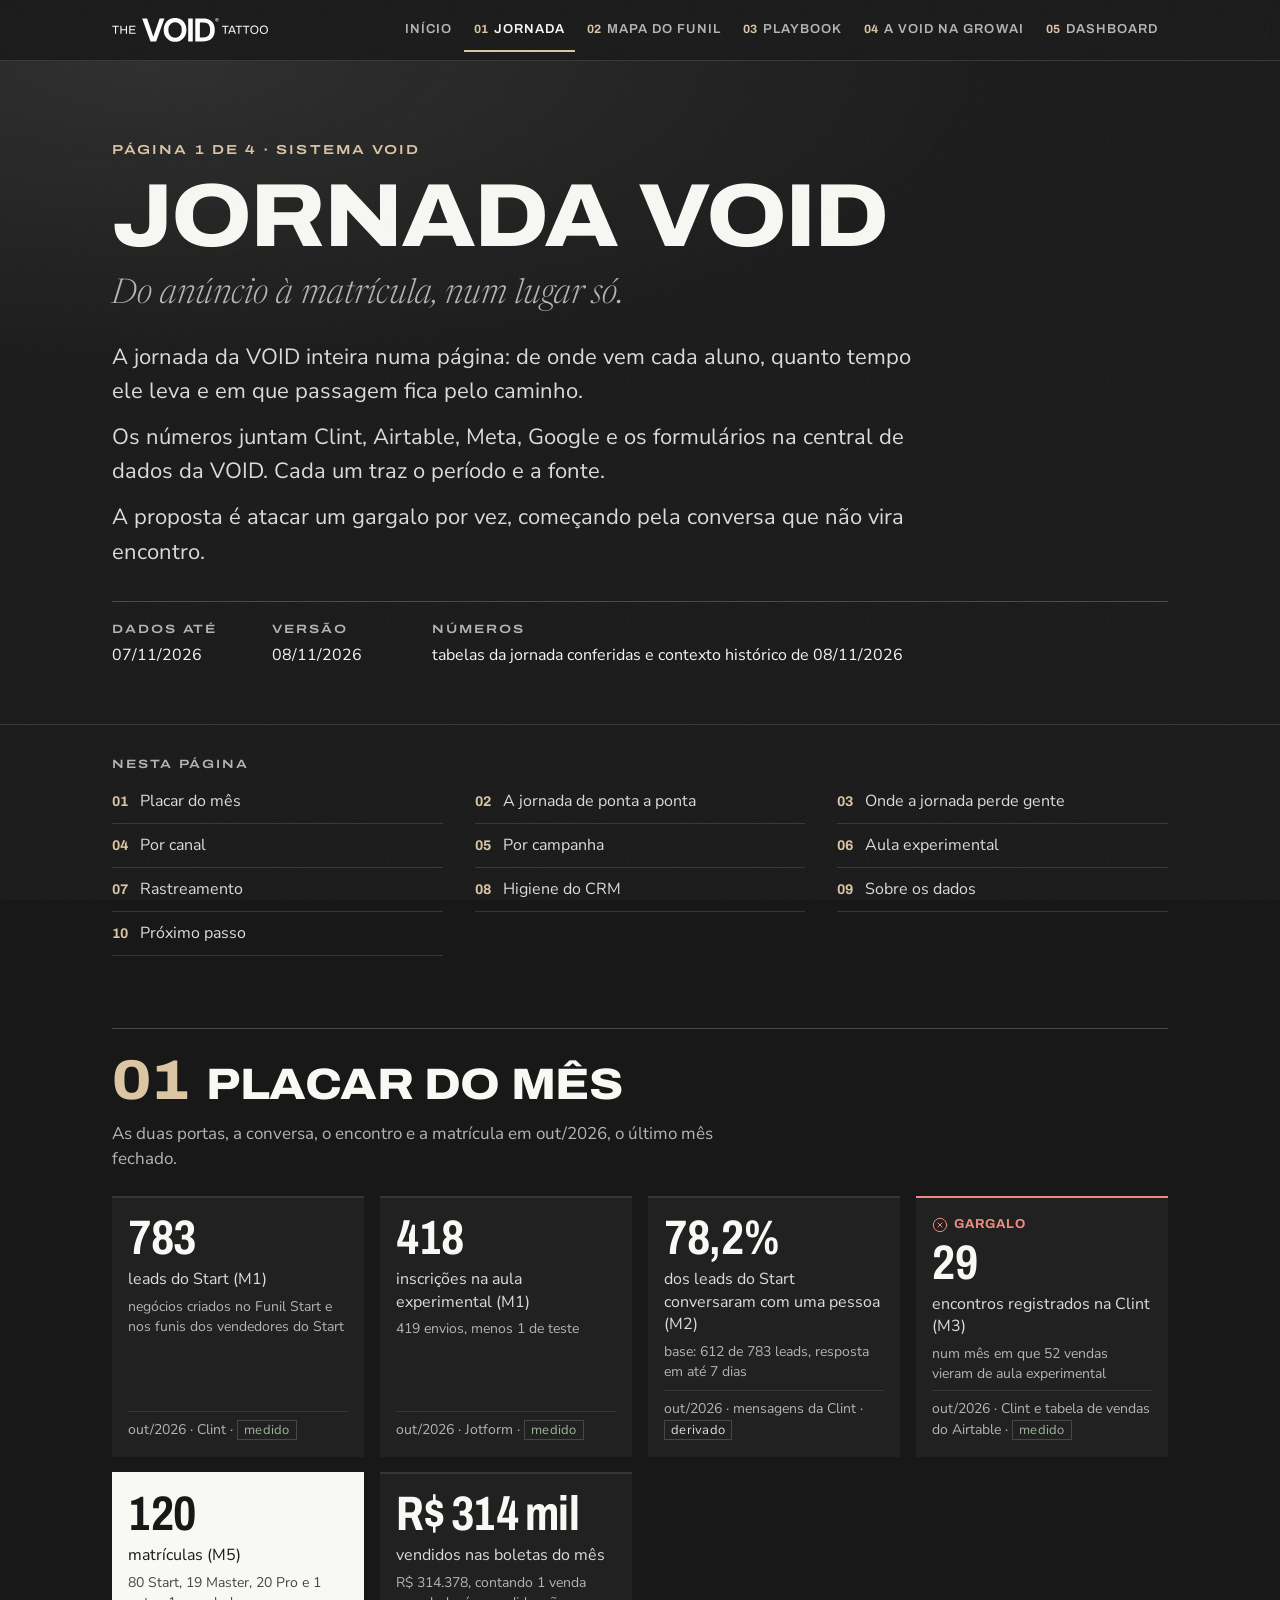
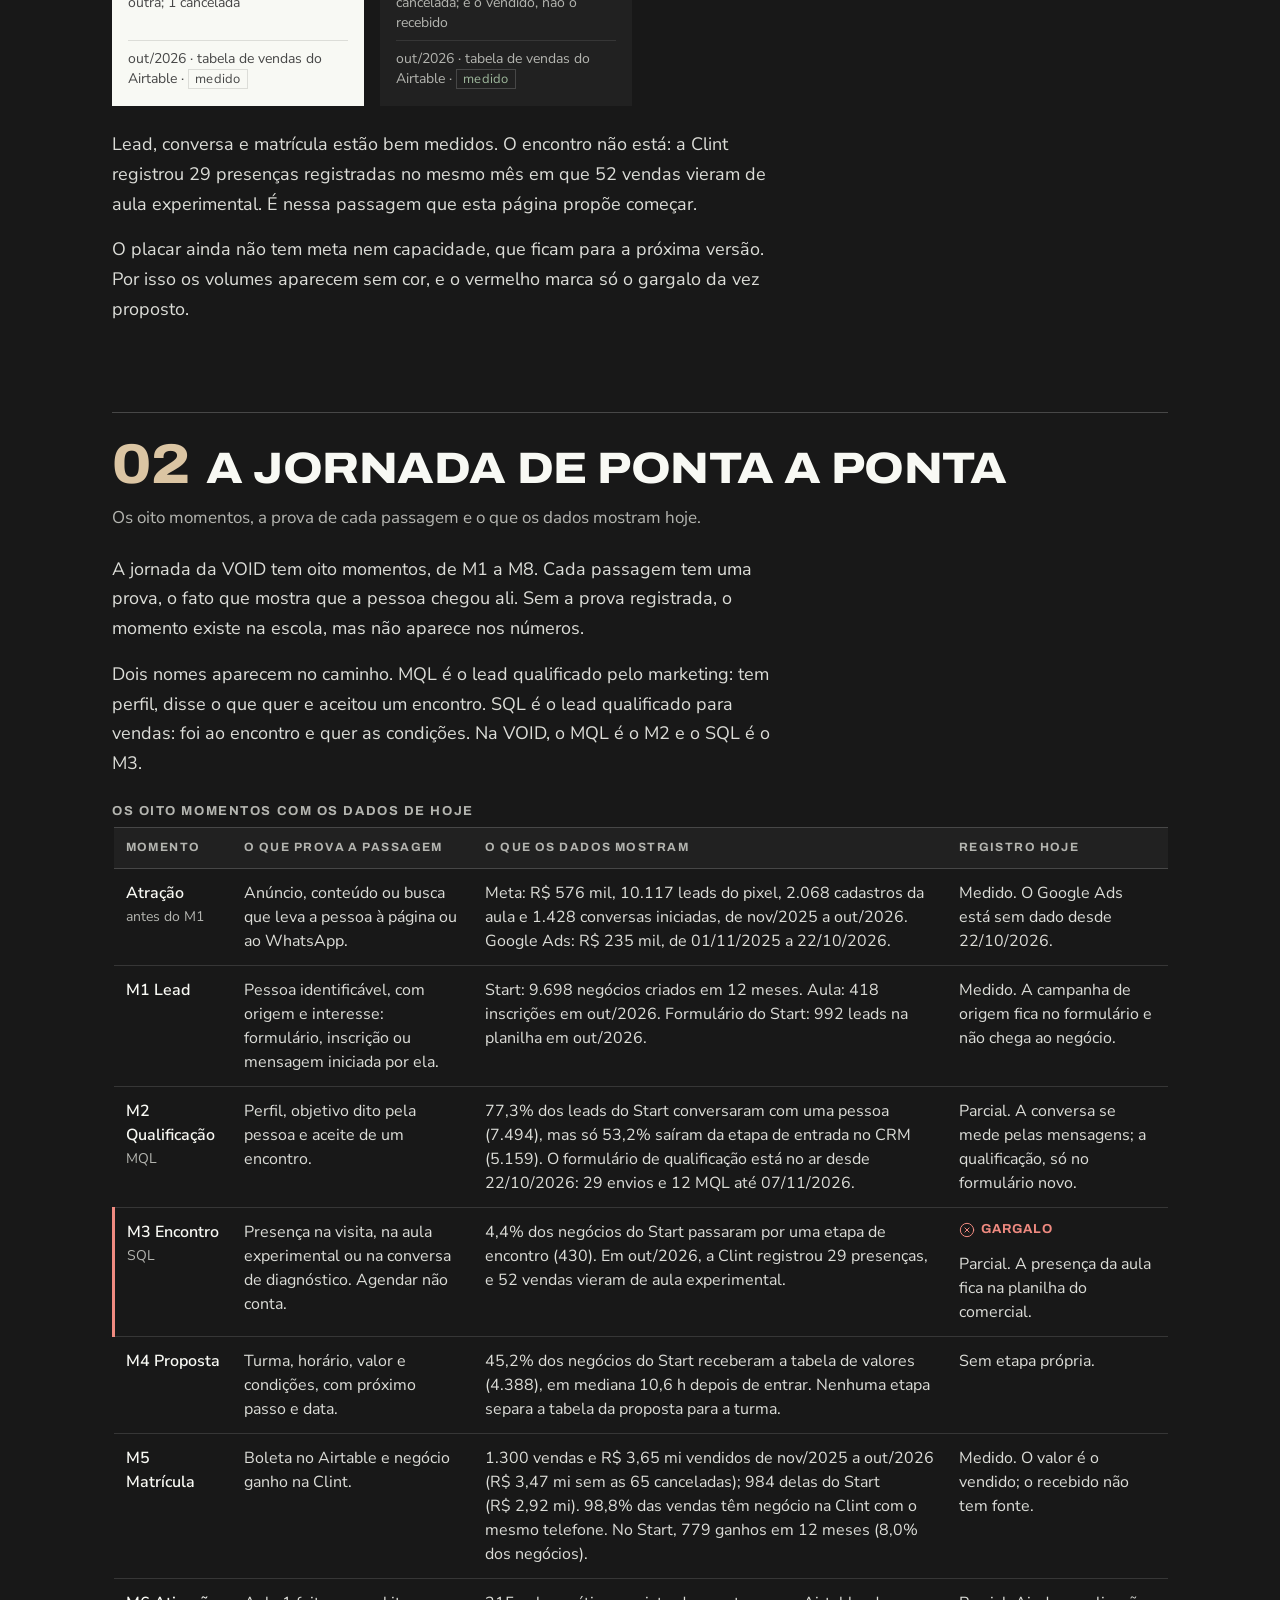
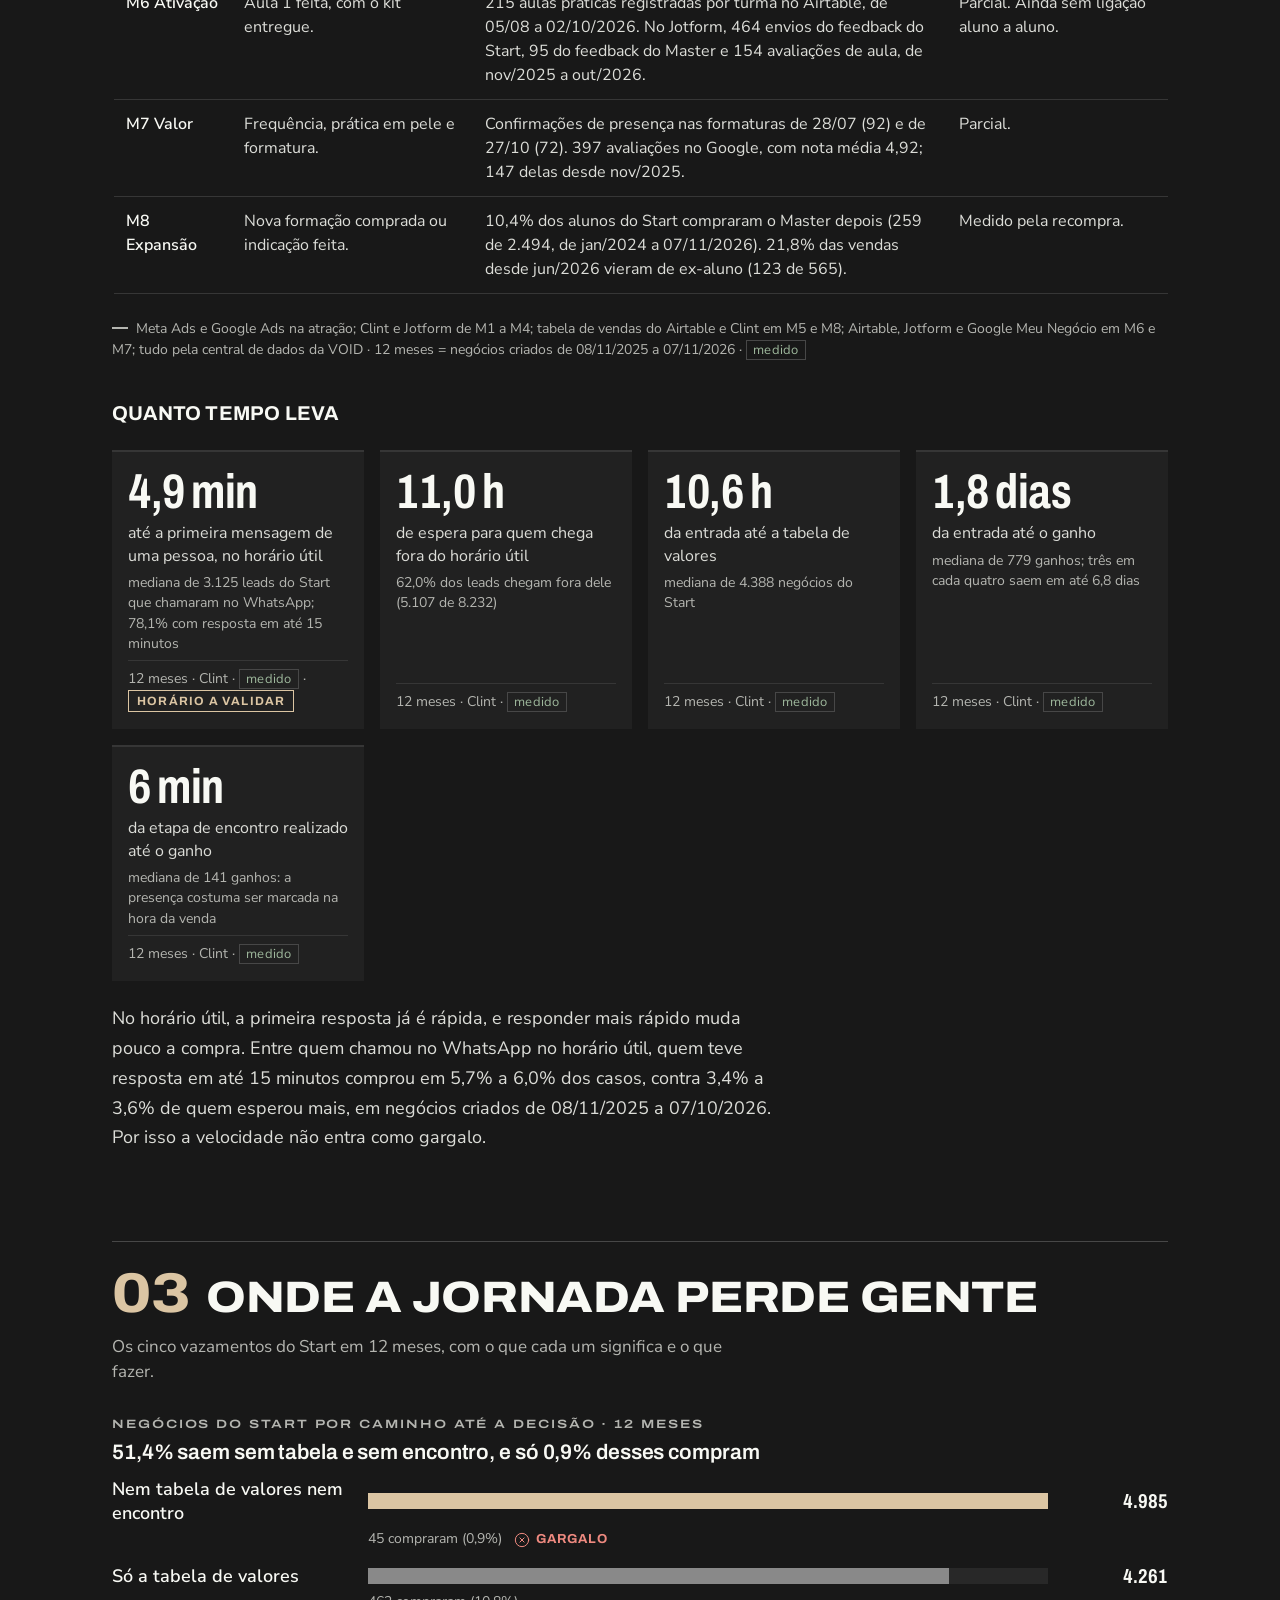
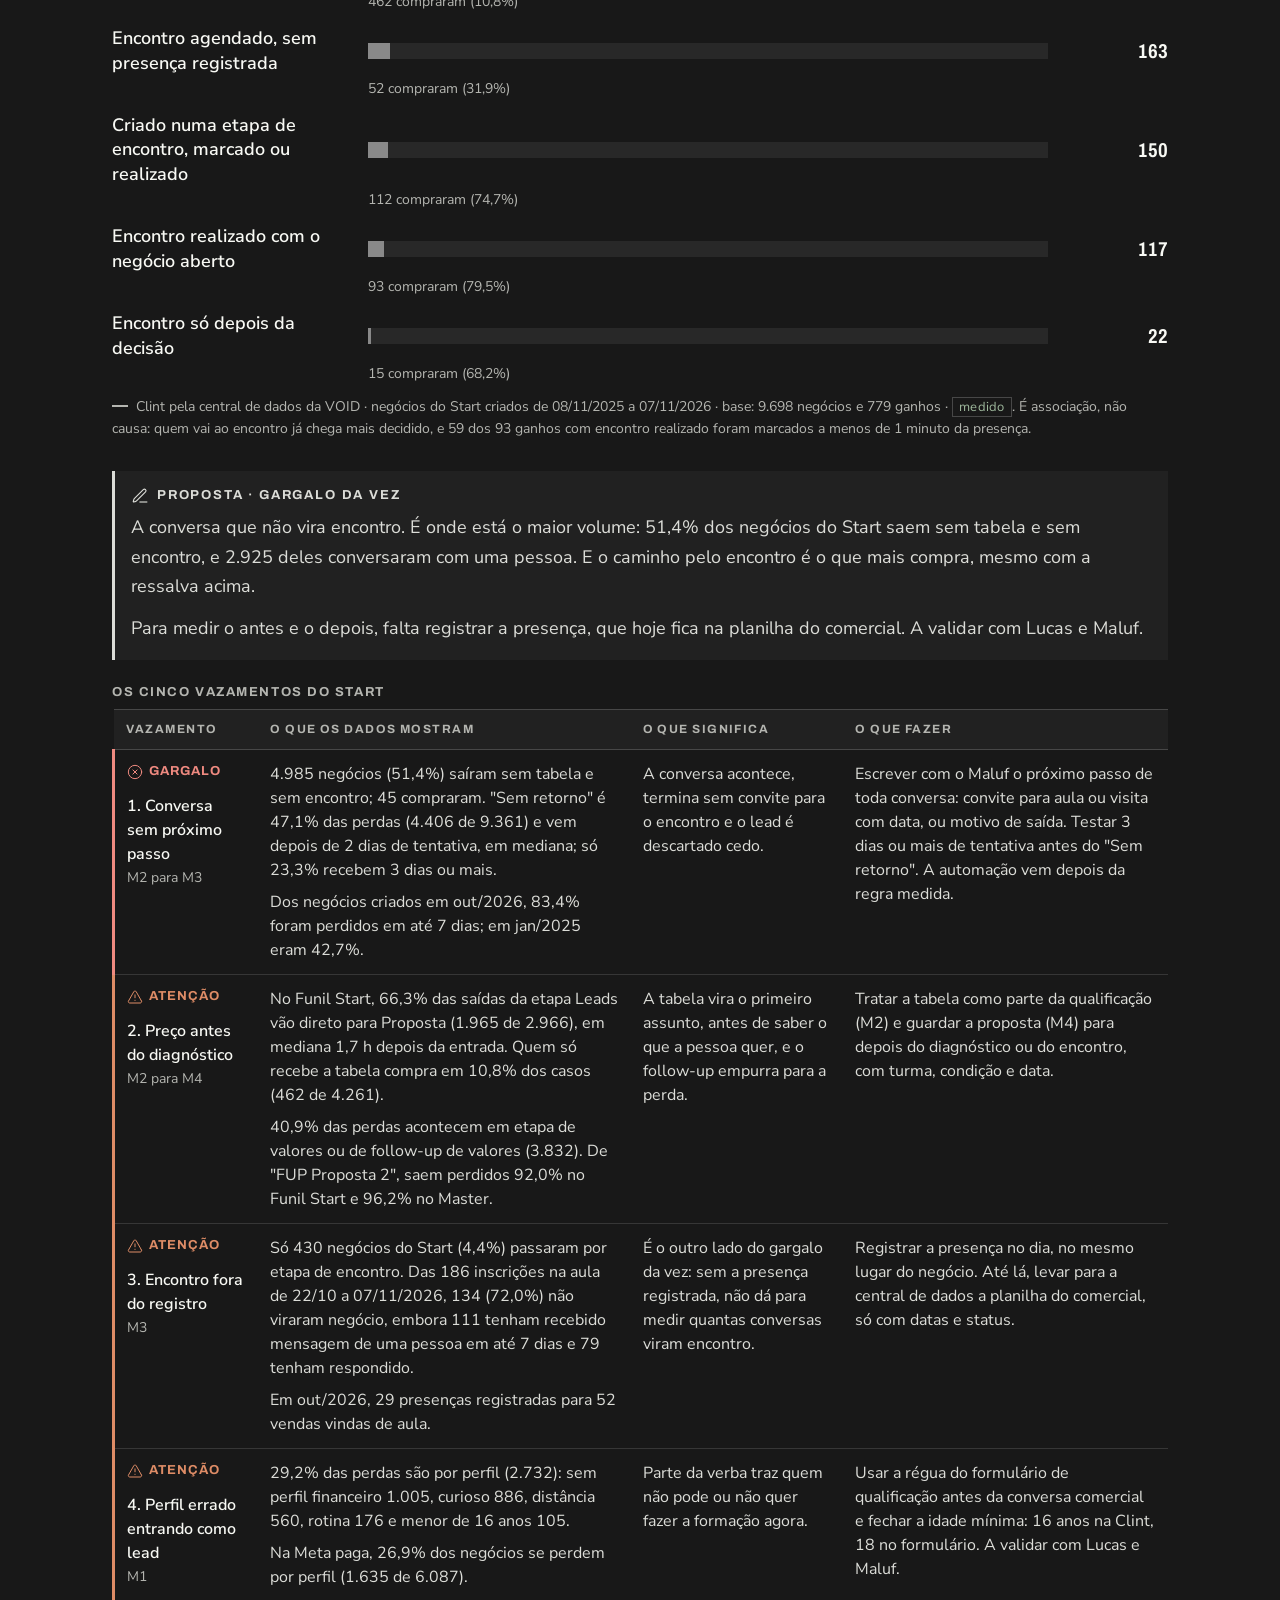
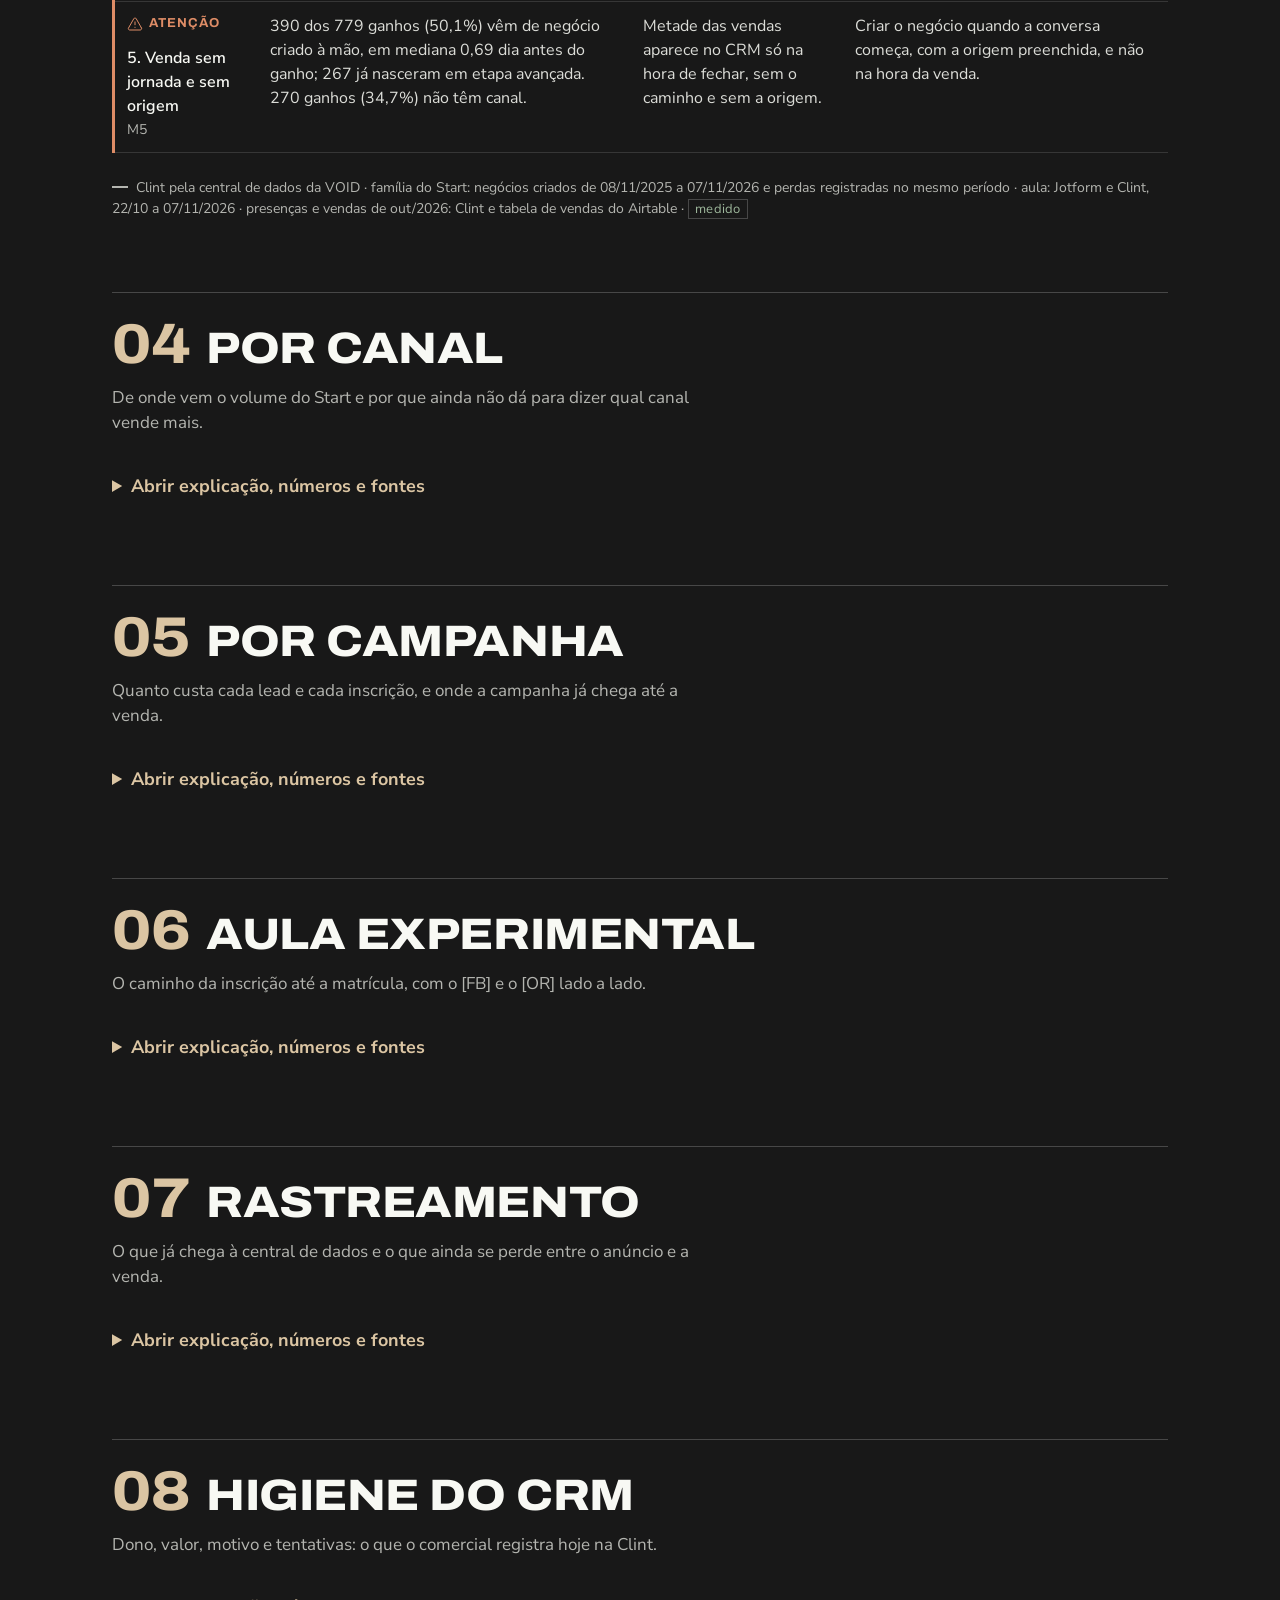
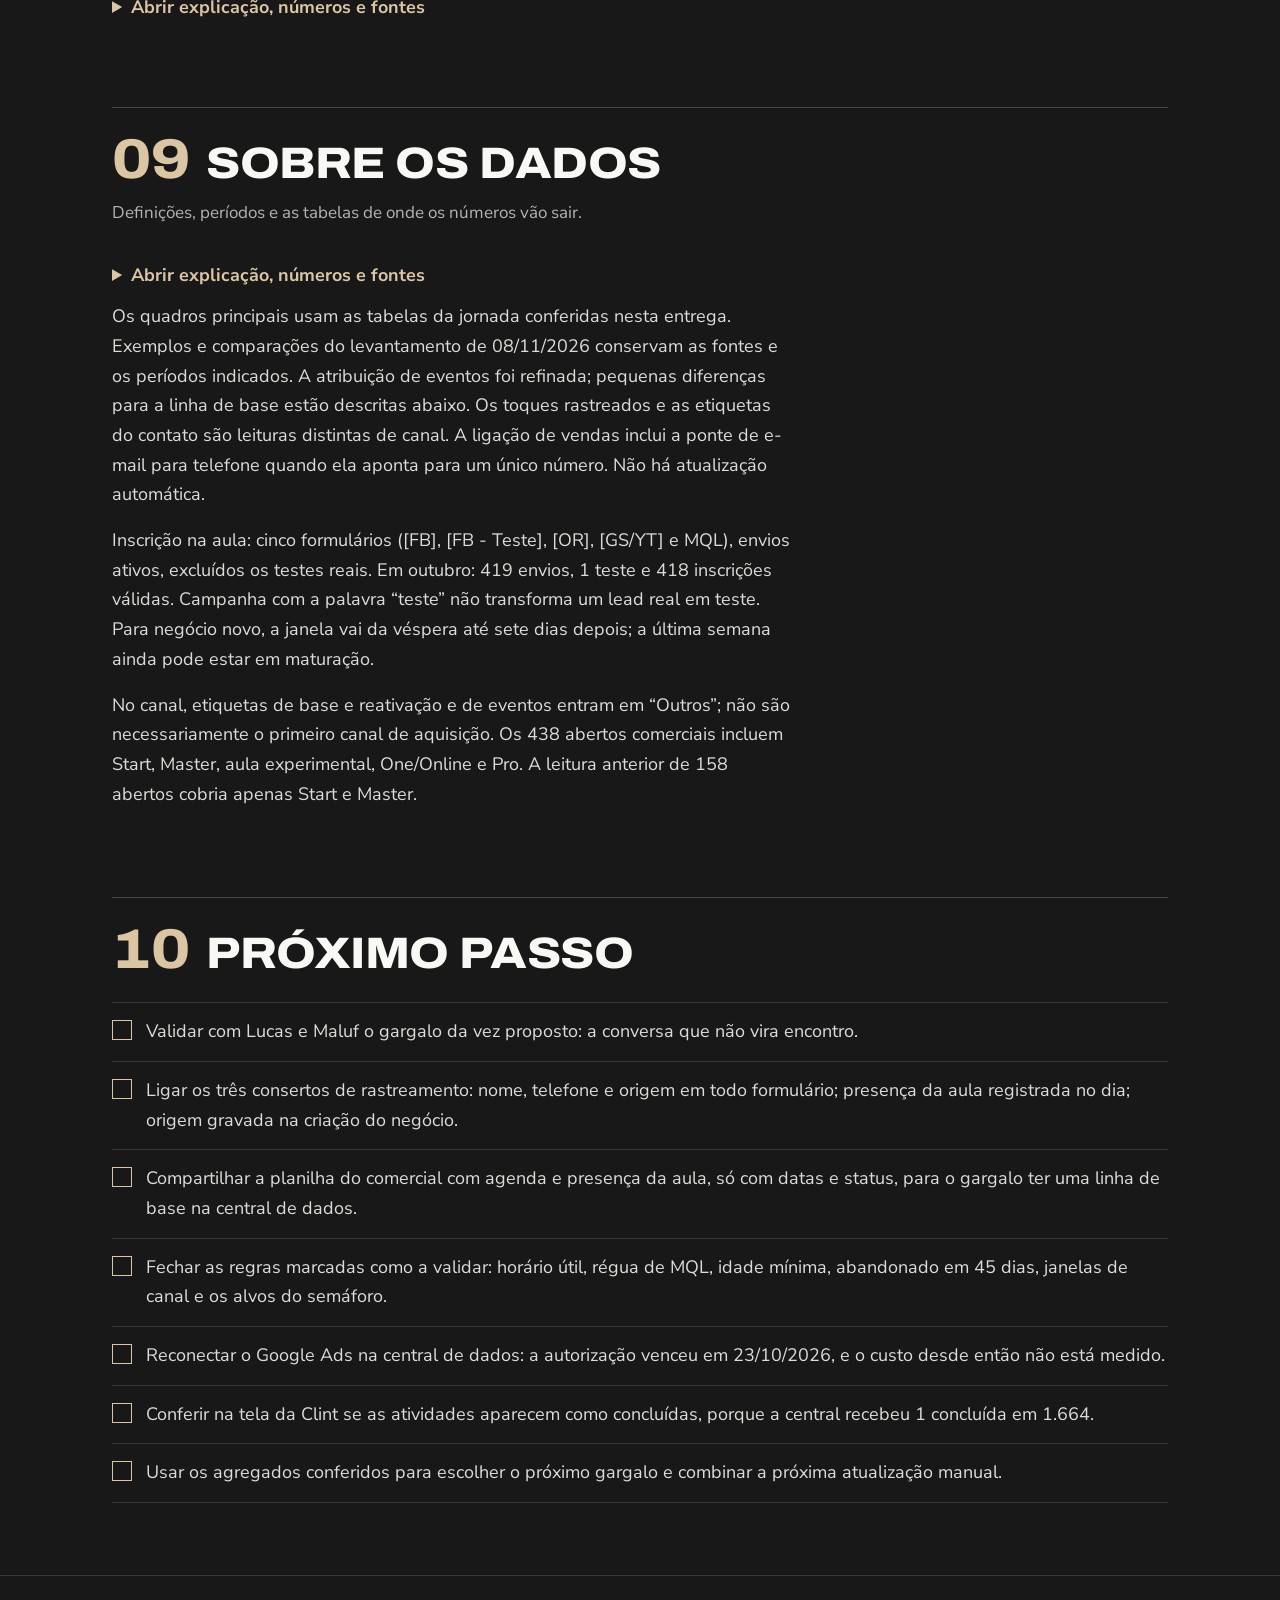
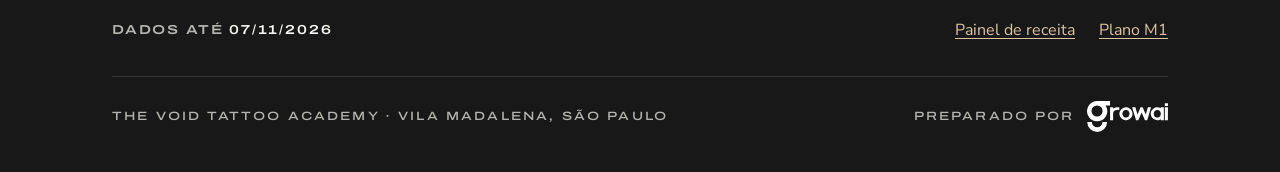
<file: sistema/jornada/index.html>
<!DOCTYPE html>

<html data-estacao="chamado" lang="pt-BR">
<head>
<meta charset="utf-8"/>
<meta content="width=device-width,initial-scale=1" name="viewport"/>
<meta content="noindex, nofollow" name="robots"/>
<meta content="#181818" name="theme-color"/>
<title>Jornada VOID · Sistema VOID</title>
<meta content="A jornada da VOID do anúncio à matrícula, com os dados: placar do mês, os oito momentos, onde a jornada perde gente, canal, campanha, aula experimental, rastreamento e higiene do CRM." name="description"/>
<link href="../assets/favicon.svg" rel="icon" type="image/svg+xml"/>
<link href="../assets/apple-touch-icon.png" rel="apple-touch-icon"/>
<link href="https://fonts.googleapis.com" rel="preconnect"/><link crossorigin="" href="https://fonts.gstatic.com" rel="preconnect"/>
<link href="https://fonts.googleapis.com/css2?family=Archivo:wdth,wght@62..125,100..900&amp;family=Newsreader:ital,opsz,wght@1,6..72,300&amp;family=Nunito+Sans:wght@400;600&amp;display=swap" rel="stylesheet"/>
<link href="../assets/sistema.css" rel="stylesheet"/>
<script>document.documentElement.className+=' js'</script>
<script>
/* Números da página Jornada VOID, num objeto só. O contrato de cada chave está em paginas/dados/CONTRATO.md (interno).
   Os quadros principais recebem agregados conferidos das tabelas da jornada; os contextos históricos mantêm as fontes identificadas.
   Taxas são frações (0,251 = 25,1%); dinheiro em reais; datas em AAAA-MM-DD; mês em AAAA-MM; null = sem dado. */
window.VOID_DADOS = {
  "meta": {
    "fonte": "tvd_jornada_* e levantamento de 08/11/2026",
    "fonte_rotulo": "tabelas da jornada conferidas e contexto histórico de 08/11/2026",
    "dados_ate": "2026-11-07",
    "corte": "2026-11-07 22:35",
    "versao": "2026-11-08",
    "versao_regra": "v1 2026-11-08",
    "janela_12m": {
      "de": "2025-11-08",
      "ate": "2026-11-07"
    },
    "periodos": {
      "safra_12m": "08/11/2025 a 07/11/2026",
      "ano_fechado": "nov/2025 a out/2026",
      "carga": "madrugada de 08/11/2026",
      "corte": "07/11/2026 às 22h35"
    },
    "semaforo_corte_pontos": 20
  },
  "placar": {
    "mes": "2026-10",
    "start_negocios": 783,
    "start_conversa_real": 612,
    "start_conversa_real_taxa": 0.781609,
    "aula_inscricoes": 418,
    "aula_envios": 419,
    "aula_testes": 1,
    "encontros_registrados": 29,
    "vendas_via_aula": 52,
    "matriculas": 120,
    "matriculas_start": 80,
    "matriculas_master": 19,
    "matriculas_pro": 20,
    "matriculas_outras": 1,
    "matriculas_canceladas": 1,
    "valor_vendido": 314378
  },
  "jornada": {
    "atracao": {
      "meta_investimento": 576415.88,
      "meta_leads_pixel": 10117,
      "meta_cadastros_aula": 2068,
      "meta_conversas": 1428,
      "google_investimento": 235099.860739,
      "google_de": "2025-11-01",
      "google_ate": "2026-10-22"
    },
    "m1": {
      "start_negocios": 9698,
      "aula_inscricoes_mes": 418,
      "planilha_leads_mes": 992,
      "mes": "2026-10"
    },
    "m2": {
      "conversa_real": 7494,
      "conversa_real_taxa": 0.772737,
      "saiu_entrada": 5159,
      "saiu_entrada_taxa": 0.531965,
      "mql_envios": 29,
      "mql_sim": 12,
      "mql_nao": 14,
      "mql_sem": 3,
      "mql_com_negocio": 1,
      "mql_desde": "2026-10-22",
      "mql_ate": "2026-11-07"
    },
    "m3": {
      "encontro": 430,
      "encontro_taxa": 0.044339,
      "presencas_mes": 29,
      "vendas_aula_mes": 52,
      "mes": "2026-10"
    },
    "m4": {
      "valores": 4388,
      "valores_taxa": 0.452464,
      "valores_horas": 10.625
    },
    "m5": {
      "periodo": "nov/2025 a out/2026",
      "vendas": 1300,
      "valor_vendido": 3651902,
      "valor_sem_canceladas": 3471950,
      "canceladas": 65,
      "start_vendas": 984,
      "start_valor": 2921161,
      "vendas_com_negocio": 1285,
      "vendas_com_negocio_taxa": 0.988462,
      "start_ganhos": 779,
      "start_ganhos_taxa": 0.080326
    },
    "m6": {
      "aulas_praticas": 215,
      "aulas_periodo": "05/08 a 02/10/2026",
      "jotform_periodo": "nov/2025 a out/2026",
      "feedback_start": 464,
      "avaliacao_aula": 154,
      "feedback_master": 95
    },
    "m7": {
      "formatura_jul": 92,
      "formatura_jul_data": "28/07",
      "formatura_out": 72,
      "formatura_out_data": "27/10",
      "avaliacoes_google": 397,
      "nota_google": 4.92,
      "avaliacoes_desde_nov": 147,
      "avaliacoes_desde": "2025-11"
    },
    "m8": {
      "periodo": "jan/2024 a 07/11/2026",
      "ex_aluno_desde": "2026-06",
      "start_alunos": 2494,
      "start_para_master": 259,
      "start_para_master_taxa": 0.103849,
      "vendas_desde_jun": 565,
      "vendas_ex_aluno": 123,
      "vendas_ex_aluno_taxa": 0.217699
    }
  },
  "tempos": {
    "humano_util_min": 4.883333333333334,
    "humano_util_base": 3125,
    "humano_util_15min_taxa": 0.7808,
    "fora_horario_taxa": 0.620384,
    "fora_horario_n": 5107,
    "fora_horario_base": 8232,
    "humano_fora_h": 11.020833333333334,
    "valores_h": 10.625,
    "valores_base": 4388,
    "ganho_dias": 1.75625,
    "ganho_p75_dias": 6.807291666666666,
    "ganho_base": 779,
    "encontro_ganho_min": 6,
    "encontro_ganho_base": 141,
    "velocidade_periodo": "08/11/2025 a 07/10/2026",
    "ganho_ate15_de": 0.057,
    "ganho_ate15_ate": 0.06,
    "ganho_depois_de": 0.034,
    "ganho_depois_ate": 0.036
  },
  "caminhos": {
    "base": 9698,
    "ganhos": 779,
    "lista": [
      {
        "id": "nada",
        "rotulo": "Nem tabela de valores nem encontro",
        "negocios": 4985,
        "ganhos": 45
      },
      {
        "id": "valores",
        "rotulo": "Só a tabela de valores",
        "negocios": 4261,
        "ganhos": 462
      },
      {
        "id": "agendado",
        "rotulo": "Encontro agendado, sem presença registrada",
        "negocios": 163,
        "ganhos": 52
      },
      {
        "id": "nasceu_no_encontro",
        "rotulo": "Criado numa etapa de encontro, marcado ou realizado",
        "negocios": 150,
        "ganhos": 112
      },
      {
        "id": "realizado",
        "rotulo": "Encontro realizado com o negócio aberto",
        "negocios": 117,
        "ganhos": 93
      },
      {
        "id": "depois_da_decisao",
        "rotulo": "Encontro só depois da decisão",
        "negocios": 22,
        "ganhos": 15
      }
    ],
    "nada_taxa": 0.514024,
    "nada_conversaram": 2925,
    "nada_ganhos_taxa": 0.009027,
    "realizado_marcado_na_venda": 59
  },
  "vazamentos": {
    "perdas": 9361,
    "sem_retorno": 4406,
    "sem_retorno_taxa": 0.470676,
    "tentativa_mediana_dias": 2,
    "tentativa_3d_taxa": 0.233443,
    "perdido_7d_ultima_safra": 0.833972,
    "perdido_7d_safra_antiga": 0.427397,
    "ultima_safra": "2026-10",
    "safra_antiga": "2025-01",
    "leads_para_proposta": 1965,
    "saidas_leads": 2966,
    "leads_para_proposta_taxa": 0.662508,
    "leads_para_proposta_h": 1.7,
    "so_valores": 4261,
    "so_valores_ganhos": 462,
    "so_valores_taxa": 0.108425,
    "perdas_em_valores": 3832,
    "perdas_em_valores_taxa": 0.409358,
    "fup2_start_taxa": 0.920143,
    "fup2_master_taxa": 0.961905,
    "perfil": 2732,
    "perfil_taxa": 0.291849,
    "perfil_financeiro": 1005,
    "curioso": 886,
    "distancia": 560,
    "rotina": 176,
    "menor_16": 105,
    "meta_perfil": 1635,
    "meta_negocios": 6087,
    "meta_perfil_taxa": 0.268605,
    "ganhos_a_mao": 390,
    "ganhos_a_mao_taxa": 0.500642,
    "ganhos_a_mao_dias": 0.69,
    "ganhos_a_mao_avancada": 267,
    "ganhos_sem_canal": 270,
    "ganhos_sem_canal_taxa": 0.346598,
    "aula_periodo": "22/10 a 07/11/2026",
    "aula_inscricoes": 186,
    "aula_sem_negocio": 134,
    "aula_sem_negocio_taxa": 0.72043,
    "aula_msg_pessoa": 111,
    "aula_responderam": 79
  },
  "canal": {
    "base": 9698,
    "cobertura": 0.907919,
    "ganhos": 779,
    "ganhos_sem_origem": 270,
    "ganhos_sem_origem_taxa": 0.346598,
    "volume": [
      {
        "nome": "Meta pago",
        "negocios": 6098,
        "parcela": 0.628789,
        "ganhos": 214
      },
      {
        "nome": "Google pago",
        "negocios": 1233,
        "parcela": 0.12714,
        "ganhos": 100
      },
      {
        "nome": "Sem origem",
        "negocios": 893,
        "parcela": 0.092081,
        "ganhos": 270
      },
      {
        "nome": "Instagram orgânico",
        "negocios": 850,
        "parcela": 0.087647,
        "ganhos": 85
      },
      {
        "nome": "Google orgânico",
        "negocios": 552,
        "parcela": 0.056919,
        "ganhos": 60
      },
      {
        "nome": "Outros",
        "negocios": 72,
        "parcela": 0.007424,
        "ganhos": 50
      }
    ],
    "boleta": {
      "base": 565,
      "de": "2026-06-01",
      "com_origem_taxa": 0.966372,
      "lista": [
        {
          "nome": "Inscrição na aula experimental",
          "vendas": 147
        },
        {
          "nome": "Ex-aluno",
          "vendas": 123
        },
        {
          "nome": "Formulário Google",
          "vendas": 75
        },
        {
          "nome": "Formulário Meta",
          "vendas": 75
        },
        {
          "nome": "Instagram orgânico",
          "vendas": 63
        },
        {
          "nome": "Google orgânico",
          "vendas": 48
        },
        {
          "nome": "Sem origem definida",
          "vendas": 19
        },
        {
          "nome": "Facebook",
          "vendas": 11
        },
        {
          "nome": "Indicação",
          "vendas": 3
        },
        {
          "nome": "Campanha Meta Master",
          "vendas": 1
        }
      ]
    },
    "declarado": {
      "base": 264,
      "de": "2026-08-01",
      "ate": "2026-11-07",
      "lista": [
        {
          "nome": "Anúncios do Instagram ou Facebook",
          "fichas": 144
        },
        {
          "nome": "Indicação de amigos",
          "fichas": 47
        },
        {
          "nome": "Anúncios do Google",
          "fichas": 33
        },
        {
          "nome": "Já seguia no Instagram",
          "fichas": 31
        },
        {
          "nome": "Parceiros",
          "fichas": 6
        },
        {
          "nome": "Outros",
          "fichas": 3
        }
      ]
    },
    "sinal_utm": {
      "de": "2026-09-01",
      "ate": "2026-11-08",
      "contatos": 1520,
      "casam": 1281,
      "ganhos": 39,
      "lista": [
        {
          "nome": "Meta, campanhas do Start",
          "contatos": 1029,
          "ganhos": 14,
          "taxa": 0.013605
        },
        {
          "nome": "Instagram orgânico (link da bio)",
          "contatos": 188,
          "ganhos": 13,
          "taxa": 0.069149
        },
        {
          "nome": "Google Ads",
          "contatos": 168,
          "ganhos": 10,
          "taxa": 0.059524
        }
      ]
    }
  },
  "campanha": {
    "meta_12m": 576415.88,
    "meta_12m_anterior": 318286.79,
    "meta_variacao": 0.810995,
    "google_recorte": 235099.860739,
    "google_recorte_anterior": 411557.39,
    "google_queda": 0.428756,
    "google_de": "2025-11-01",
    "google_autorizacao_vencida": "2026-10-23",
    "google_ate": "2026-10-22",
    "mes_inicio": "2025-11",
    "mes_fim": "2026-10",
    "start_cpl_inicio": 18.3,
    "start_cpl_fim": 37.55,
    "aula_custo_inicio": 135.89,
    "aula_custo_fim": 71.64,
    "aula_verba_inicio": 4620.28,
    "aula_verba_fim": 20989.79,
    "custos_mensais": {
      "rotulos": [
        "2025-11",
        "2025-12",
        "2026-01",
        "2026-02",
        "2026-03",
        "2026-04",
        "2026-05",
        "2026-06",
        "2026-07",
        "2026-08",
        "2026-09",
        "2026-10"
      ],
      "series": [
        {
          "nome": "Custo por lead do Start",
          "papel": "principal",
          "valores": [
            18.3,
            33.03,
            25.69,
            29.87,
            39.0,
            35.84,
            46.2,
            45.1,
            30.05,
            37.37,
            46.04,
            37.55
          ]
        },
        {
          "nome": "Custo por cadastro da aula",
          "papel": "comparacao",
          "valores": [
            135.89,
            78.43,
            56.52,
            152.45,
            62.01,
            59.85,
            98.63,
            129.79,
            82.37,
            73.49,
            73.87,
            71.64
          ]
        }
      ]
    },
    "produtos": [
      {
        "nome": "Start, captação",
        "investimento": 301290.38,
        "parcela": 0.522696,
        "resultado": 9007,
        "resultado_nome": "leads",
        "custo": 33.45069168424559
      },
      {
        "nome": "Aula experimental",
        "investimento": 157679.34,
        "parcela": 0.273551,
        "resultado": 1932,
        "resultado_nome": "cadastros",
        "custo": 81.6145652173913
      },
      {
        "nome": "Start, vídeo de aquecimento",
        "investimento": 63267.6,
        "parcela": 0.10976,
        "resultado": null,
        "resultado_nome": null,
        "custo": null
      },
      {
        "nome": "Outros (institucional, Master, Pro, lives, Projeto Tatuador, Combo)",
        "investimento": 54178.56,
        "parcela": 0.093992,
        "resultado": null,
        "resultado_nome": null,
        "custo": null
      }
    ],
    "mql": {
      "de": "2026-10-22",
      "ate": "2026-11-04",
      "start_investimento": 10512,
      "start_leads": 281,
      "start_mql": 9,
      "aula_investimento": 8554,
      "aula_cadastros": 91,
      "aula_mql": 6,
      "aula_nao_mql": 14
    },
    "aula_ganhos": 20,
    "aula_ganhos_com_campanha": 10,
    "utm_start_desde": "2026-09",
    "utm_aula_desde": "2026-10-05",
    "campanhas_mes": "2026-10",
    "out_total": 53709.66,
    "out_campanhas": 28,
    "campanhas_out": [
      {
        "nome": "AULÃO_CAPTAÇÃO_CONVERSÃO_RMKT_START_[LPA]",
        "investimento": 4654.75,
        "leads": 2,
        "cadastros": 70,
        "mql": 0
      },
      {
        "nome": "AULÃO_CAPTAÇÃO_CONVERSÃO_ADV_TESTE_NOVOS_ADS_JUNHO_[LPA]_[1]",
        "investimento": 4638.55,
        "leads": 8,
        "cadastros": 64,
        "mql": 0
      },
      {
        "nome": "START_ENGAJAMENTO_VIDEOVIEW_ETAPA_C3",
        "investimento": 4329.21,
        "leads": 4,
        "cadastros": 3,
        "mql": 0
      },
      {
        "nome": "START_ENGAJAMENTO_VIDEOVIEW_ETAPA_C2",
        "investimento": 4235.16,
        "leads": 9,
        "cadastros": 2,
        "mql": 0
      },
      {
        "nome": "START_CAPTAÇÃO_CONVERSÃO_QUENTE_2026_[FORMULÁRIO]_[LPA]_NOVOS_ADS_AGOSTO",
        "investimento": 4007.06,
        "leads": 102,
        "cadastros": 2,
        "mql": 0
      },
      {
        "nome": "AULÃO_CAPTAÇÃO_CONVERSÃO_RMKT_START_[LPD]",
        "investimento": 3089.5,
        "leads": 3,
        "cadastros": 53,
        "mql": 0
      },
      {
        "nome": "START_CAPTAÇÃO_CONVERSÃO_QUENTE_2026_[FORMULÁRIO]_[LPC]",
        "investimento": 3065.94,
        "leads": 63,
        "cadastros": 0,
        "mql": 0
      },
      {
        "nome": "START_CAPTAÇÃO_CONVERSÃO_REMARKETING_NOVOS_ADS_[LP_RMKT]",
        "investimento": 3059.03,
        "leads": 77,
        "cadastros": 2,
        "mql": 0
      },
      {
        "nome": "START_CAPTAÇÃO_CONVERSÃO_QUENTE+_2026_[FORMULÁRIO]_[LPC]",
        "investimento": 3044.81,
        "leads": 155,
        "cadastros": 0,
        "mql": 0
      },
      {
        "nome": "AULÃO_CAPTAÇÃO_CONVERSÃO_ADV_TESTE_NOVOS_ADS_JUNHO_[LPD]_[2]",
        "investimento": 3039.0,
        "leads": 6,
        "cadastros": 54,
        "mql": 0
      },
      {
        "nome": "START_CAPTAÇÃO_CONVERSÃO_QUENTE_2026_[FORMULÁRIO]_[LPA]_VAR_CAMPEOES",
        "investimento": 2248.01,
        "leads": 50,
        "cadastros": 0,
        "mql": 0
      },
      {
        "nome": "START_CAPTAÇÃO_CONVERSÃO_QUENTE+_2026_[FORMULÁRIO]_[LPA]_ADS_SETEMBRO",
        "investimento": 1929.04,
        "leads": 81,
        "cadastros": 0,
        "mql": 0
      }
    ],
    "nomes_repetidos": 5,
    "nomes_repetidos_periodo": "01/11/2025 a 04/11/2026",
    "campanhas_com_nome_repetido": 10,
    "verba_nome_repetido": 96011
  },
  "aula": {
    "mes": "2026-10",
    "inscricoes": 418,
    "envios": 419,
    "testes": 1,
    "envios_tres_formularios": 401,
    "por_formulario": {
      "fb": 292,
      "or": 60,
      "fb_teste": 49,
      "mql": 18
    },
    "funil_de": "2026-10-01",
    "funil_ate": "2026-11-07",
    "funil": [
      {
        "nome": "Inscrições nos formulários [FB] e [OR]",
        "valor": 422
      },
      {
        "nome": "Viraram contato na Clint",
        "valor": 395
      },
      {
        "nome": "Têm negócio na Clint",
        "valor": 129
      },
      {
        "nome": "Negócio criado depois da inscrição",
        "valor": 76
      },
      {
        "nome": "Negócio ganho na Clint",
        "valor": 20
      }
    ],
    "negocios_novos": 77,
    "negocios_em_lista": 47,
    "negocio_7d": 59,
    "negocio_7d_taxa": 0.141148,
    "negocio_antes": 56,
    "negocio_7d_base": 418,
    "conversa_sem_negocio": 134,
    "conversa_msg_pessoa": 111,
    "conversa_responderam": 79,
    "formularios": [
      {
        "nome": "[FB], vindo da Meta",
        "inscricoes": 350,
        "ganhos": 11,
        "taxa": 0.031429
      },
      {
        "nome": "[OR], orgânico e link da bio",
        "inscricoes": 72,
        "ganhos": 9,
        "taxa": 0.125
      }
    ],
    "or_parcela_inscricoes": 0.170616,
    "or_parcela_ganhos": 0.45,
    "or_ganhos_com_campanha": 3,
    "coortes_30d": {
      "rotulos": [
        "2026-03",
        "2026-04",
        "2026-05",
        "2026-06",
        "2026-07",
        "2026-08",
        "2026-09",
        "2026-10"
      ],
      "valores": [
        16.1,
        6.8,
        9.1,
        10.6,
        5.2,
        7.5,
        8.2,
        5.7
      ],
      "inscricoes": [
        155,
        366,
        287,
        208,
        343,
        347,
        379,
        418
      ],
      "matriculas": [
        25,
        25,
        26,
        22,
        18,
        26,
        31,
        24
      ],
      "parcial": true
    },
    "mat30_periodo": "mai a set/2026",
    "mat60_periodo": "mai a ago/2026",
    "coortes_periodo": "mar a out/2026",
    "mat30_de": 0.052,
    "mat30_ate": 0.106,
    "mat60_de": 0.055,
    "mat60_ate": 0.106,
    "funil_clint_teste": 2,
    "formulario_sem_data_desde": "2026-10"
  },
  "rastreamento": {
    "planilha_mes": "2026-10",
    "aula_utm_mes": "2026-10",
    "aula_utm_nov_periodo": "01 a 07/11/2026",
    "aula_contatos_periodo": "01/10 a 07/11/2026",
    "criacoes_periodo": "08/10 a 07/11/2026",
    "growai_periodo": "22/10 a 07/11/2026",
    "vendas_com_negocio": 1285,
    "vendas": 1300,
    "vendas_com_negocio_taxa": 0.988462,
    "ganhos_com_venda": 1121,
    "ganhos": 1141,
    "ganhos_com_venda_taxa": 0.982472,
    "planilha_leads": 992,
    "planilha_utm": 891,
    "planilha_utm_taxa": 0.898185,
    "planilha_negocio": 765,
    "planilha_negocio_taxa": 0.771169,
    "planilha_negocio_7d": 691,
    "clique_id_leads": 3226,
    "clique_id_de": "2026-06-09",
    "aula_utm_taxa": 0.600478,
    "aula_utm": 251,
    "aula_utm_base": 418,
    "aula_utm_nov_taxa": 0.7375,
    "aula_utm_nov": 59,
    "aula_utm_nov_base": 80,
    "aula_macro_vazia": 13,
    "aula_sem_etiqueta": 336,
    "aula_contatos": 395,
    "aula_sem_etiqueta_taxa": 0.850633,
    "criacoes": 949,
    "criacoes_conversa": 908,
    "growai_envios": 691,
    "growai_com_contato": 0,
    "growai_desde": "2026-10-22"
  },
  "frescor": [
    {
      "fonte": "Clint",
      "ate": "2026-11-07",
      "nota": "carga diária, a última em 08/11",
      "estado": "verde",
      "rotulo": "Em dia"
    },
    {
      "fonte": "Tabela de vendas do Airtable",
      "ate": "2026-11-07",
      "nota": "carga diária completa",
      "estado": "verde",
      "rotulo": "Em dia"
    },
    {
      "fonte": "Jotform",
      "ate": "2026-11-07",
      "nota": "carga diária",
      "estado": "verde",
      "rotulo": "Em dia"
    },
    {
      "fonte": "ActiveCampaign",
      "ate": "2026-11-07",
      "nota": "sem listas, etiquetas e automações",
      "estado": "verde",
      "rotulo": "Em dia"
    },
    {
      "fonte": "Instagram",
      "ate": "2026-11-07",
      "nota": "seguidores só desde 01/09/2026",
      "estado": "verde",
      "rotulo": "Em dia"
    },
    {
      "fonte": "YouTube",
      "ate": "2026-11-05",
      "nota": "carga diária",
      "estado": "verde",
      "rotulo": "Em dia"
    },
    {
      "fonte": "Meta Ads",
      "ate": "2026-11-07",
      "nota": "por campanha até 04/11; traz 1 das 10 contas cadastradas",
      "estado": "laranja",
      "rotulo": "Parcial"
    },
    {
      "fonte": "GA4",
      "ate": "2026-11-07",
      "nota": "sem campanha, página de entrada nem conversão",
      "estado": "laranja",
      "rotulo": "Parcial"
    },
    {
      "fonte": "Conta Azul",
      "ate": "2026-11-06",
      "nota": "só despesas; a receita parou em 2024",
      "estado": "laranja",
      "rotulo": "Parcial"
    },
    {
      "fonte": "Google Ads",
      "ate": "2026-10-22",
      "nota": "a autorização venceu em 23/10",
      "estado": "vermelho",
      "rotulo": "Parada"
    },
    {
      "fonte": "Search Console",
      "ate": "2026-10-19",
      "nota": "mede o domínio antigo e zerou em out/2026",
      "estado": "vermelho",
      "rotulo": "Parada"
    },
    {
      "fonte": "Google Meu Negócio",
      "ate": "2026-10-02",
      "nota": "tudo zerado desde 03/10",
      "estado": "vermelho",
      "rotulo": "Parada"
    },
    {
      "fonte": "TikTok Ads",
      "ate": null,
      "nota": "nunca carregou",
      "estado": "vermelho",
      "rotulo": "Parada"
    },
    {
      "fonte": "Planilha do comercial (agenda e presença da aula)",
      "ate": null,
      "nota": "não está ligada à central",
      "estado": "cinza",
      "rotulo": "Fora da central"
    }
  ],
  "qualidade": {
    "aula_utm": {
      "periodo_rotulo": "out/2026",
      "valor": 0.6004784688995215,
      "num": 251,
      "den": 418,
      "alvo": 0.95,
      "sentido": "maior",
      "periodo": "2026-10",
      "sinal": "vermelho",
      "sinal_texto": "Longe do alvo"
    },
    "contatos_etiqueta": {
      "periodo_rotulo": "out/2026",
      "valor": 0.5949470252648736,
      "num": 730,
      "den": 1227,
      "alvo": 0.95,
      "sentido": "maior",
      "periodo": "2026-10",
      "sinal": "vermelho",
      "sinal_texto": "Longe do alvo"
    },
    "ganhos_canal": {
      "periodo_rotulo": "12 meses",
      "valor": 0.596919,
      "num": 465,
      "den": 779,
      "alvo": 0.9,
      "sentido": "maior",
      "periodo": "12m",
      "sinal": "vermelho",
      "sinal_texto": "Longe do alvo"
    },
    "growai_contato": {
      "periodo_rotulo": "22/10 a 08/11/2026",
      "valor": 0,
      "num": 0,
      "den": 697,
      "alvo": 0.95,
      "sentido": "maior",
      "periodo": "2026-10-22 a 2026-11-08",
      "sinal": "vermelho",
      "sinal_texto": "Longe do alvo"
    },
    "aula_negocio_7d": {
      "periodo_rotulo": "out/2026",
      "valor": 0.14114832535885166,
      "num": 59,
      "den": 418,
      "alvo": 1,
      "sentido": "maior",
      "periodo": "2026-10",
      "sinal": "vermelho",
      "sinal_texto": "Longe do alvo"
    },
    "presenca_por_venda": {
      "periodo_rotulo": "out/2026",
      "valor": 0.5576923076923077,
      "num": 29,
      "den": 52,
      "alvo": 1,
      "sentido": "maior",
      "periodo": "2026-10",
      "sinal": "vermelho",
      "sinal_texto": "Longe do alvo"
    },
    "contatos_email": {
      "periodo_rotulo": "desde 01/10/2026",
      "valor": 0.00066,
      "num": 1,
      "den": 1516,
      "alvo": null,
      "sentido": "maior",
      "periodo": "2026-10-01 a 2026-11-07",
      "sinal": "cinza",
      "sinal_texto": "Alvo a definir"
    },
    "responsavel": {
      "periodo_rotulo": "criados em out/2026",
      "valor": 0.18329466357308585,
      "num": 158,
      "den": 862,
      "alvo": 0.95,
      "sentido": "maior",
      "periodo": "2026-10",
      "sinal": "vermelho",
      "sinal_texto": "Longe do alvo"
    },
    "ganhos_valor": {
      "periodo_rotulo": "criados em out/2026",
      "valor": 0,
      "num": 0,
      "den": 66,
      "alvo": 1,
      "sentido": "maior",
      "periodo": "2026-10",
      "sinal": "vermelho",
      "sinal_texto": "Longe do alvo"
    },
    "etapas_followup": {
      "periodo_rotulo": "out/2026",
      "valor": 0.3010033444816054,
      "num": 270,
      "den": 897,
      "alvo": 0,
      "sentido": "menor",
      "periodo": "2026-10",
      "sinal": "vermelho",
      "sinal_texto": "Longe do alvo"
    },
    "perdidos_motivo": {
      "periodo_rotulo": "criados em out/2026",
      "valor": 1,
      "num": 748,
      "den": 748,
      "alvo": 1,
      "sentido": "maior",
      "periodo": "2026-10",
      "sinal": "verde",
      "sinal_texto": "No alvo"
    },
    "mudancas_decidido": {
      "periodo_rotulo": "12 meses",
      "valor": 0.076366,
      "num": 1486,
      "den": 19459,
      "alvo": 0,
      "sentido": "menor",
      "periodo": "12m",
      "sinal": "laranja",
      "sinal_texto": "Perto do alvo"
    },
    "ganhos_com_venda": {
      "periodo_rotulo": "criados em out/2026",
      "valor": 1,
      "num": 66,
      "den": 66,
      "alvo": 1,
      "sentido": "maior",
      "periodo": "2026-10",
      "sinal": "verde",
      "sinal_texto": "No alvo"
    },
    "vendas_com_negocio": {
      "periodo_rotulo": "out/2026",
      "valor": 1,
      "num": 120,
      "den": 120,
      "alvo": 1,
      "sentido": "maior",
      "periodo": "2026-10",
      "sinal": "verde",
      "sinal_texto": "No alvo"
    },
    "sem_retorno_cadencia": {
      "periodo_rotulo": "Start, 12 meses",
      "valor": 0.233443,
      "num": 994,
      "den": 4258,
      "alvo": null,
      "sentido": "maior",
      "periodo": "12m",
      "sinal": "cinza",
      "sinal_texto": "Alvo a definir"
    },
    "parados_30d": {
      "periodo_rotulo": "em 07/11/2026",
      "valor": 0.221519,
      "num": 35,
      "den": 158,
      "alvo": null,
      "sentido": "menor",
      "periodo": "2026-11-07",
      "sinal": "cinza",
      "sinal_texto": "Alvo a definir"
    },
    "atividades_concluidas": {
      "periodo_rotulo": "geradas de 08/10 a 07/11/2026",
      "valor": 0.000601,
      "num": 1,
      "den": 1664,
      "alvo": null,
      "sentido": "maior",
      "periodo": "2026-10-08 a 2026-11-07",
      "sinal": "cinza",
      "sinal_texto": "A conferir"
    },
    "turma_a_definir": {
      "periodo_rotulo": "out/2026",
      "valor": 0.24166666666666667,
      "num": 29,
      "den": 120,
      "alvo": null,
      "sentido": "menor",
      "periodo": "2026-10",
      "sinal": "cinza",
      "sinal_texto": "Sem alvo"
    }
  },
  "higiene": {
    "parados_45d": 288,
    "abertos_comerciais": 438
  },
  "conferencia": {
    "corte": "2026-11-07 22:35:00",
    "categorias": [
      {
        "categoria": "criacao",
        "eventos": 24935
      },
      {
        "categoria": "disparo",
        "eventos": 1834
      },
      {
        "categoria": "etapa",
        "eventos": 52424
      },
      {
        "categoria": "etiqueta",
        "eventos": 3580
      },
      {
        "categoria": "exclusao",
        "eventos": 291
      },
      {
        "categoria": "motivo",
        "eventos": 35280
      },
      {
        "categoria": "responsavel",
        "eventos": 891
      },
      {
        "categoria": "status",
        "eventos": 30629
      },
      {
        "categoria": "troca_funil",
        "eventos": 10379
      }
    ],
    "origem_por_bloco": {
      "placar": "tvd_jornada_negocio, aula, matricula e transicao",
      "caminhos": "tvd_jornada_negocio; atribuição refinada de eventos",
      "canal": "etiquetas de contato em tvd_jornada_negocio; não confundir com toque rastreado",
      "aula": "tvd_jornada_aula, definição única de cinco formulários, ativos e sem teste",
      "demais_contextos": "levantamento de 08/11/2026, com fontes e períodos já identificados"
    },
    "limites": "Atualização manual. A GrowAI ainda não está conectada à central. Presença da planilha, recebido, capacidade e previsão continuam fora."
  }
};

/* Derivados para os gráficos e o semáforo. Só reorganizam o que está acima; nenhum número novo nasce aqui. */
(function (D) {
  var n0 = new Intl.NumberFormat('pt-BR');
  var n1 = new Intl.NumberFormat('pt-BR', { minimumFractionDigits: 1, maximumFractionDigits: 1 });
  function pct(v) { return n1.format(v * 100) + '%'; }
  D.graficos = {
    caminhos: {
      etapas: D.caminhos.lista.map(function (c) {
        return { nome: c.rotulo, valor: c.negocios, nota: n0.format(c.ganhos) + ' compraram (' + pct(c.ganhos / c.negocios) + ')' };
      })
    },
    canal: {
      etapas: D.canal.volume.map(function (c) {
        return { nome: c.nome, valor: c.negocios, nota: pct(c.negocios / D.canal.base) + ' do volume' };
      })
    },
    aula_funil: { etapas: D.aula.funil.map(function (e) { return { nome: e.nome, valor: e.valor }; }) }
  };
  /* regra proposta do semáforo (a validar): verde no alvo, laranja até 20 pontos abaixo, vermelho abaixo disso */
  var PALAVRA = { verde: 'No alvo', laranja: 'Perto do alvo', vermelho: 'Longe do alvo' };
  var corte = (D.meta.semaforo_corte_pontos == null ? 20 : D.meta.semaforo_corte_pontos) / 100;
  Object.keys(D.qualidade).forEach(function (k) {
    var q = D.qualidade[k];
    if (q.sinal) { q.sinal_texto = q.sinal_texto || PALAVRA[q.sinal] || 'Sem dado'; return; }
    if (q.valor == null || q.alvo == null) { q.sinal = 'cinza'; q.sinal_texto = 'Alvo a definir'; return; }
    var falta = q.sentido === 'menor' ? q.valor - q.alvo : q.alvo - q.valor;
    q.sinal = falta <= 1e-9 ? 'verde' : (falta <= corte + 1e-9 ? 'laranja' : 'vermelho');
    q.sinal_texto = PALAVRA[q.sinal];
  });
})(window.VOID_DADOS);
</script>
<style>
/* Só desta página: nomes longos de campanha quebram dentro da célula; caixas "ver mais" no mesmo desenho do "Ver os números". */
.quebra{overflow-wrap:anywhere}
.mais{margin:16px 0 0}
.mais > summary{display:inline-flex;align-items:center;min-height:44px;cursor:pointer;font:700 13px/1.2 var(--font-letreiro);font-variation-settings:"wdth" 100;letter-spacing:.12em;text-transform:uppercase;color:var(--areia)}
.mais[open] > summary{margin-bottom:8px}
.momento-sub{display:block;margin-top:2px;font-size:14px;font-weight:400;line-height:1.4;color:var(--po)}
.tabela td .sinal,.tabela th .sinal{margin:0 0 6px}
.tabela td p,.tabela th p{margin:0 0 8px}
.tabela td p:last-child,.tabela th p:last-child{margin-bottom:0}
.lista-curta{margin:8px 0 0;padding-left:20px}
.lista-curta li{margin:0 0 6px}
.secao h3{margin-top:40px}
.secao .grafico h3{margin-top:0}
</style>
</head>
<body data-pagina="jornada">
<a class="pular" href="#conteudo">Ir para o conteúdo</a>
<header class="topo">
<div class="wrap topo-barra">
<a class="topo-marca" href="../"><img alt="The VOID Tattoo Academy, início do Sistema VOID" height="24" src="../assets/void-horizontal-branco.svg" width="158"/></a>
<button aria-controls="nav-sistema" aria-expanded="false" class="menu-botao" type="button"><span aria-hidden="true" class="menu-icone"></span><span class="menu-rotulo">Menu</span></button>
<nav aria-label="Páginas do Sistema VOID" class="nav-sistema" id="nav-sistema">
<ol class="nav-lista">
<li><a class="nav-link" data-pagina="inicio" href="../"><span aria-hidden="true" class="nav-num"></span><span class="nav-nome">Início</span><span class="nav-desc">O que é o Sistema VOID</span></a></li>
<li><a aria-current="page" class="nav-link" data-pagina="jornada" href="../jornada/"><span class="nav-num">01</span><span class="nav-nome">Jornada</span><span class="nav-desc">Do anúncio à matrícula, num lugar só</span></a></li>
<li><a class="nav-link" data-pagina="mapa-do-funil" href="../mapa-do-funil/"><span class="nav-num">02</span><span class="nav-nome">Mapa do Funil</span><span class="nav-desc">O seu mapa, na versão GrowAI</span></a></li>
<li><a class="nav-link" data-pagina="playbook" href="../playbook/"><span class="nav-num">03</span><span class="nav-nome">Playbook</span><span class="nav-desc">Pipeline e rotina do atendimento</span></a></li>
<li><a class="nav-link" data-pagina="growai" href="../growai/"><span class="nav-num">04</span><span class="nav-nome">A VOID na GrowAI</span><span class="nav-desc">Onde entra, em que ordem e com que portões</span></a></li>
<li><a class="nav-link" href="../dashboard/" data-pagina="dashboard"><span class="nav-num">05</span><span class="nav-nome">Dashboard</span><span class="nav-desc">Indicadores da operação</span></a></li>
      </ol>
</nav>
</div>
</header>
<main id="conteudo">
<section aria-labelledby="titulo-pagina" class="abertura janela-luz">
<div class="wrap">
<p class="marcador">Página 1 de 4 · Sistema VOID</p>
<h1 class="titulo-filme" id="titulo-pagina">Jornada VOID</h1>
<p class="linha-off">Do anúncio à matrícula, num lugar só.</p>
<div class="abertura-lede">
<p>A jornada da VOID inteira numa página: de onde vem cada aluno, quanto tempo ele leva e em que passagem fica pelo caminho.</p>
<p>Os números juntam Clint, Airtable, Meta, Google e os formulários na central de dados da VOID. Cada um traz o período e a fonte.</p>
<p>A proposta é atacar um gargalo por vez, começando pela conversa que não vira encontro.</p>
</div>
<dl class="ficha">
<div><dt>Dados até</dt><dd><time datetime="2026-11-07"><data data-dado="meta.dados_ate" data-formato="data">07/11/2026</data></time></dd></div>
<div><dt>Versão</dt><dd><time datetime="2026-11-08"><data data-dado="meta.versao" data-formato="data">08/11/2026</data></time></dd></div>
<div><dt>Números</dt><dd><data data-dado="meta.fonte_rotulo" data-formato="texto">tabelas da jornada conferidas e contexto histórico de 08/11/2026</data></dd></div>
</dl>
</div>
</section>
<nav aria-label="Nesta página" class="wrap sumario">
<p class="sumario-titulo">Nesta página</p>
<ol>
<li><a href="#placar"><span>01</span>Placar do mês</a></li>
<li><a href="#jornada"><span>02</span>A jornada de ponta a ponta</a></li>
<li><a href="#vazamentos"><span>03</span>Onde a jornada perde gente</a></li>
<li><a href="#canal"><span>04</span>Por canal</a></li>
<li><a href="#campanha"><span>05</span>Por campanha</a></li>
<li><a href="#aula"><span>06</span>Aula experimental</a></li>
<li><a href="#rastreamento"><span>07</span>Rastreamento</a></li>
<li><a href="#higiene"><span>08</span>Higiene do CRM</a></li>
<li><a href="#sobre-os-dados"><span>09</span>Sobre os dados</a></li>
<li><a href="#proximo-passo"><span>10</span>Próximo passo</a></li>
</ol>
</nav>
<!-- 01 · PLACAR -->
<section aria-labelledby="t-placar" class="secao" id="placar">
<div class="wrap">
<header class="secao-titulo">
<span aria-hidden="true" class="secao-num">01</span>
<h2 id="t-placar">Placar do mês</h2>
<p class="secao-sub">As duas portas, a conversa, o encontro e a matrícula em <data data-dado="placar.mes" data-formato="mes">out/2026</data>, o último mês fechado.</p>
</header>
<div class="numeros">
<div class="numero">
<p class="numero-valor"><data data-dado="placar.start_negocios" data-formato="numero">783</data></p>
<p class="numero-rotulo">leads do Start (M1)</p>
<p class="numero-base">negócios criados no Funil Start e nos funis dos vendedores do Start</p>
<p class="numero-nota"><data data-dado="placar.mes" data-formato="mes">out/2026</data> · Clint · <span class="origem o-medido">medido</span></p>
</div>
<div class="numero">
<p class="numero-valor"><data data-dado="placar.aula_inscricoes" data-formato="numero">418</data></p>
<p class="numero-rotulo">inscrições na aula experimental (M1)</p>
<p class="numero-base"><data data-dado="placar.aula_envios" data-formato="numero">419</data> envios, menos <data data-dado="placar.aula_testes" data-formato="numero">1</data> de teste</p>
<p class="numero-nota"><data data-dado="placar.mes" data-formato="mes">out/2026</data> · Jotform · <span class="origem o-medido">medido</span></p>
</div>
<div class="numero">
<p class="numero-valor"><data data-casas="1" data-dado="placar.start_conversa_real_taxa" data-formato="pct">78,2%</data></p>
<p class="numero-rotulo">dos leads do Start conversaram com uma pessoa (M2)</p>
<p class="numero-base">base: <data data-dado="placar.start_conversa_real" data-formato="numero">612</data> de <data data-dado="placar.start_negocios" data-formato="numero">783</data> leads, resposta em até 7 dias</p>
<p class="numero-nota"><data data-dado="placar.mes" data-formato="mes">out/2026</data> · mensagens da Clint · <span class="origem o-derivado">derivado</span></p>
</div>
<div class="numero" data-sinal="vermelho">
<p class="numero-sinal"><span class="sinal sinal-vermelho">Gargalo</span></p>
<p class="numero-valor"><data data-dado="placar.encontros_registrados" data-formato="numero">29</data></p>
<p class="numero-rotulo">encontros registrados na Clint (M3)</p>
<p class="numero-base">num mês em que <data data-dado="placar.vendas_via_aula" data-formato="numero">52</data> vendas vieram de aula experimental</p>
<p class="numero-nota"><data data-dado="placar.mes" data-formato="mes">out/2026</data> · Clint e tabela de vendas do Airtable · <span class="origem o-medido">medido</span></p>
</div>
<div class="numero numero-luz">
<p class="numero-valor"><data data-dado="placar.matriculas" data-formato="numero">120</data></p>
<p class="numero-rotulo">matrículas (M5)</p>
<p class="numero-base"><data data-dado="placar.matriculas_start" data-formato="numero">80</data> Start, <data data-dado="placar.matriculas_master" data-formato="numero">19</data> Master, <data data-dado="placar.matriculas_pro" data-formato="numero">20</data> Pro e <data data-dado="placar.matriculas_outras" data-formato="numero">1</data> outra; <data data-dado="placar.matriculas_canceladas" data-formato="numero">1</data> cancelada</p>
<p class="numero-nota"><data data-dado="placar.mes" data-formato="mes">out/2026</data> · tabela de vendas do Airtable · <span class="origem o-medido">medido</span></p>
</div>
<div class="numero">
<p class="numero-valor"><data data-dado="placar.valor_vendido" data-formato="brl-curto">R$ 314 mil</data></p>
<p class="numero-rotulo">vendidos nas boletas do mês</p>
<p class="numero-base"><data data-dado="placar.valor_vendido" data-formato="brl">R$ 314.378</data>, contando <data data-dado="placar.matriculas_canceladas" data-formato="numero">1</data> venda cancelada; é o vendido, não o recebido</p>
<p class="numero-nota"><data data-dado="placar.mes" data-formato="mes">out/2026</data> · tabela de vendas do Airtable · <span class="origem o-medido">medido</span></p>
</div>
</div>
<div class="leitura">
<p>Lead, conversa e matrícula estão bem medidos. O encontro não está: a Clint registrou <data data-dado="placar.encontros_registrados" data-formato="numero">29</data> presenças registradas no mesmo mês em que <data data-dado="placar.vendas_via_aula" data-formato="numero">52</data> vendas vieram de aula experimental. É nessa passagem que esta página propõe começar.</p>
<p>O placar ainda não tem meta nem capacidade, que ficam para a próxima versão. Por isso os volumes aparecem sem cor, e o vermelho marca só o gargalo da vez proposto.</p>
</div>
</div>
</section>
<!-- 02 · JORNADA -->
<section aria-labelledby="t-jornada" class="secao" id="jornada">
<div class="wrap">
<header class="secao-titulo">
<span aria-hidden="true" class="secao-num">02</span>
<h2 id="t-jornada">A jornada de ponta a ponta</h2>
<p class="secao-sub">Os oito momentos, a prova de cada passagem e o que os dados mostram hoje.</p>
</header>
<div class="leitura">
<p>A jornada da VOID tem oito momentos, de M1 a M8. Cada passagem tem uma prova, o fato que mostra que a pessoa chegou ali. Sem a prova registrada, o momento existe na escola, mas não aparece nos números.</p>
<p>Dois nomes aparecem no caminho. MQL é o lead qualificado pelo marketing: tem perfil, disse o que quer e aceitou um encontro. SQL é o lead qualificado para vendas: foi ao encontro e quer as condições. Na VOID, o MQL é o M2 e o SQL é o M3.</p>
</div>
<div class="tabela tabela-cartoes">
<table>
<caption>Os oito momentos com os dados de hoje</caption>
<thead><tr><th scope="col">Momento</th><th scope="col">O que prova a passagem</th><th scope="col">O que os dados mostram</th><th scope="col">Registro hoje</th></tr></thead>
<tbody>
<tr>
<th scope="row">Atração<span class="momento-sub">antes do M1</span></th>
<td>Anúncio, conteúdo ou busca que leva a pessoa à página ou ao WhatsApp.</td>
<td>Meta: <data data-dado="jornada.atracao.meta_investimento" data-formato="brl-curto">R$ 576 mil</data>, <data data-dado="jornada.atracao.meta_leads_pixel" data-formato="numero">10.117</data> leads do pixel, <data data-dado="jornada.atracao.meta_cadastros_aula" data-formato="numero">2.068</data> cadastros da aula e <data data-dado="jornada.atracao.meta_conversas" data-formato="numero">1.428</data> conversas iniciadas, de <data data-dado="meta.periodos.ano_fechado" data-formato="texto">nov/2025 a out/2026</data>. Google Ads: <data data-dado="jornada.atracao.google_investimento" data-formato="brl-curto">R$ 235 mil</data>, de <data data-dado="jornada.atracao.google_de" data-formato="data">01/11/2025</data> a <data data-dado="jornada.atracao.google_ate" data-formato="data">22/10/2026</data>.</td>
<td>Medido. O Google Ads está sem dado desde <data data-dado="jornada.atracao.google_ate" data-formato="data">22/10/2026</data>.</td>
</tr>
<tr>
<th scope="row">M1 Lead</th>
<td>Pessoa identificável, com origem e interesse: formulário, inscrição ou mensagem iniciada por ela.</td>
<td>Start: <data data-dado="jornada.m1.start_negocios" data-formato="numero">9.698</data> negócios criados em 12 meses. Aula: <data data-dado="jornada.m1.aula_inscricoes_mes" data-formato="numero">418</data> inscrições em <data data-dado="jornada.m1.mes" data-formato="mes">out/2026</data>. Formulário do Start: <data data-dado="jornada.m1.planilha_leads_mes" data-formato="numero">992</data> leads na planilha em <data data-dado="jornada.m1.mes" data-formato="mes">out/2026</data>.</td>
<td>Medido. A campanha de origem fica no formulário e não chega ao negócio.</td>
</tr>
<tr>
<th scope="row">M2 Qualificação<span class="momento-sub">MQL</span></th>
<td>Perfil, objetivo dito pela pessoa e aceite de um encontro.</td>
<td><data data-casas="1" data-dado="jornada.m2.conversa_real_taxa" data-formato="pct">77,3%</data> dos leads do Start conversaram com uma pessoa (<data data-dado="jornada.m2.conversa_real" data-formato="numero">7.494</data>), mas só <data data-casas="1" data-dado="jornada.m2.saiu_entrada_taxa" data-formato="pct">53,2%</data> saíram da etapa de entrada no CRM (<data data-dado="jornada.m2.saiu_entrada" data-formato="numero">5.159</data>). O formulário de qualificação está no ar desde <data data-dado="jornada.m2.mql_desde" data-formato="data">22/10/2026</data>: <data data-dado="jornada.m2.mql_envios" data-formato="numero">29</data> envios e <data data-dado="jornada.m2.mql_sim" data-formato="numero">12</data> MQL até <data data-dado="jornada.m2.mql_ate" data-formato="data">07/11/2026</data>.</td>
<td>Parcial. A conversa se mede pelas mensagens; a qualificação, só no formulário novo.</td>
</tr>
<tr data-sinal="vermelho">
<th scope="row">M3 Encontro<span class="momento-sub">SQL</span></th>
<td>Presença na visita, na aula experimental ou na conversa de diagnóstico. Agendar não conta.</td>
<td><data data-casas="1" data-dado="jornada.m3.encontro_taxa" data-formato="pct">4,4%</data> dos negócios do Start passaram por uma etapa de encontro (<data data-dado="jornada.m3.encontro" data-formato="numero">430</data>). Em <data data-dado="jornada.m3.mes" data-formato="mes">out/2026</data>, a Clint registrou <data data-dado="jornada.m3.presencas_mes" data-formato="numero">29</data> presenças, e <data data-dado="jornada.m3.vendas_aula_mes" data-formato="numero">52</data> vendas vieram de aula experimental.</td>
<td><p><span class="sinal sinal-vermelho">Gargalo</span></p><p>Parcial. A presença da aula fica na planilha do comercial.</p></td>
</tr>
<tr>
<th scope="row">M4 Proposta</th>
<td>Turma, horário, valor e condições, com próximo passo e data.</td>
<td><data data-casas="1" data-dado="jornada.m4.valores_taxa" data-formato="pct">45,2%</data> dos negócios do Start receberam a tabela de valores (<data data-dado="jornada.m4.valores" data-formato="numero">4.388</data>), em mediana <data data-casas="1" data-dado="jornada.m4.valores_horas" data-formato="h">10,6 h</data> depois de entrar. Nenhuma etapa separa a tabela da proposta para a turma.</td>
<td>Sem etapa própria.</td>
</tr>
<tr>
<th scope="row">M5 Matrícula</th>
<td>Boleta no Airtable e negócio ganho na Clint.</td>
<td><data data-dado="jornada.m5.vendas" data-formato="numero">1.300</data> vendas e <data data-dado="jornada.m5.valor_vendido" data-formato="brl-curto">R$ 3,65 mi</data> vendidos de <data data-dado="jornada.m5.periodo" data-formato="texto">nov/2025 a out/2026</data> (<data data-dado="jornada.m5.valor_sem_canceladas" data-formato="brl-curto">R$ 3,47 mi</data> sem as <data data-dado="jornada.m5.canceladas" data-formato="numero">65</data> canceladas); <data data-dado="jornada.m5.start_vendas" data-formato="numero">984</data> delas do Start (<data data-dado="jornada.m5.start_valor" data-formato="brl-curto">R$ 2,92 mi</data>). <data data-casas="1" data-dado="jornada.m5.vendas_com_negocio_taxa" data-formato="pct">98,8%</data> das vendas têm negócio na Clint com o mesmo telefone. No Start, <data data-dado="jornada.m5.start_ganhos" data-formato="numero">779</data> ganhos em 12 meses (<data data-casas="1" data-dado="jornada.m5.start_ganhos_taxa" data-formato="pct">8,0%</data> dos negócios).</td>
<td>Medido. O valor é o vendido; o recebido não tem fonte.</td>
</tr>
<tr>
<th scope="row">M6 Ativação</th>
<td>Aula 1 feita, com o kit entregue.</td>
<td><data data-dado="jornada.m6.aulas_praticas" data-formato="numero">215</data> aulas práticas registradas por turma no Airtable, de <data data-dado="jornada.m6.aulas_periodo" data-formato="texto">05/08 a 02/10/2026</data>. No Jotform, <data data-dado="jornada.m6.feedback_start" data-formato="numero">464</data> envios do feedback do Start, <data data-dado="jornada.m6.feedback_master" data-formato="numero">95</data> do feedback do Master e <data data-dado="jornada.m6.avaliacao_aula" data-formato="numero">154</data> avaliações de aula, de <data data-dado="jornada.m6.jotform_periodo" data-formato="texto">nov/2025 a out/2026</data>.</td>
<td>Parcial. Ainda sem ligação aluno a aluno.</td>
</tr>
<tr>
<th scope="row">M7 Valor</th>
<td>Frequência, prática em pele e formatura.</td>
<td>Confirmações de presença nas formaturas de <data data-dado="jornada.m7.formatura_jul_data" data-formato="texto">28/07</data> (<data data-dado="jornada.m7.formatura_jul" data-formato="numero">92</data>) e de <data data-dado="jornada.m7.formatura_out_data" data-formato="texto">27/10</data> (<data data-dado="jornada.m7.formatura_out" data-formato="numero">72</data>). <data data-dado="jornada.m7.avaliacoes_google" data-formato="numero">397</data> avaliações no Google, com nota média <data data-casas="2" data-dado="jornada.m7.nota_google" data-formato="numero">4,92</data>; <data data-dado="jornada.m7.avaliacoes_desde_nov" data-formato="numero">147</data> delas desde <data data-dado="jornada.m7.avaliacoes_desde" data-formato="mes">nov/2025</data>.</td>
<td>Parcial.</td>
</tr>
<tr>
<th scope="row">M8 Expansão</th>
<td>Nova formação comprada ou indicação feita.</td>
<td><data data-casas="1" data-dado="jornada.m8.start_para_master_taxa" data-formato="pct">10,4%</data> dos alunos do Start compraram o Master depois (<data data-dado="jornada.m8.start_para_master" data-formato="numero">259</data> de <data data-dado="jornada.m8.start_alunos" data-formato="numero">2.494</data>, de <data data-dado="jornada.m8.periodo" data-formato="texto">jan/2024 a 07/11/2026</data>). <data data-casas="1" data-dado="jornada.m8.vendas_ex_aluno_taxa" data-formato="pct">21,8%</data> das vendas desde <data data-dado="jornada.m8.ex_aluno_desde" data-formato="mes">jun/2026</data> vieram de ex-aluno (<data data-dado="jornada.m8.vendas_ex_aluno" data-formato="numero">123</data> de <data data-dado="jornada.m8.vendas_desde_jun" data-formato="numero">565</data>).</td>
<td>Medido pela recompra.</td>
</tr>
</tbody>
</table>
</div>
<p class="fonte">Meta Ads e Google Ads na atração; Clint e Jotform de M1 a M4; tabela de vendas do Airtable e Clint em M5 e M8; Airtable, Jotform e Google Meu Negócio em M6 e M7; tudo pela central de dados da VOID · 12 meses = negócios criados de <data data-dado="meta.periodos.safra_12m" data-formato="texto">08/11/2025 a 07/11/2026</data> · <span class="origem o-medido">medido</span></p>
<h3>Quanto tempo leva</h3>
<div class="numeros">
<div class="numero">
<p class="numero-valor"><data data-casas="1" data-dado="tempos.humano_util_min" data-formato="min">4,9 min</data></p>
<p class="numero-rotulo">até a primeira mensagem de uma pessoa, no horário útil</p>
<p class="numero-base">mediana de <data data-dado="tempos.humano_util_base" data-formato="numero">3.125</data> leads do Start que chamaram no WhatsApp; <data data-casas="1" data-dado="tempos.humano_util_15min_taxa" data-formato="pct">78,1%</data> com resposta em até 15 minutos</p>
<p class="numero-nota">12 meses · Clint · <span class="origem o-medido">medido</span> · <span class="etiqueta etiqueta-validar">horário a validar</span></p>
</div>
<div class="numero">
<p class="numero-valor"><data data-casas="1" data-dado="tempos.humano_fora_h" data-formato="h">11,0 h</data></p>
<p class="numero-rotulo">de espera para quem chega fora do horário útil</p>
<p class="numero-base"><data data-casas="1" data-dado="tempos.fora_horario_taxa" data-formato="pct">62,0%</data> dos leads chegam fora dele (<data data-dado="tempos.fora_horario_n" data-formato="numero">5.107</data> de <data data-dado="tempos.fora_horario_base" data-formato="numero">8.232</data>)</p>
<p class="numero-nota">12 meses · Clint · <span class="origem o-medido">medido</span></p>
</div>
<div class="numero">
<p class="numero-valor"><data data-casas="1" data-dado="tempos.valores_h" data-formato="h">10,6 h</data></p>
<p class="numero-rotulo">da entrada até a tabela de valores</p>
<p class="numero-base">mediana de <data data-dado="tempos.valores_base" data-formato="numero">4.388</data> negócios do Start</p>
<p class="numero-nota">12 meses · Clint · <span class="origem o-medido">medido</span></p>
</div>
<div class="numero">
<p class="numero-valor"><data data-casas="1" data-dado="tempos.ganho_dias" data-formato="dias">1,8 dias</data></p>
<p class="numero-rotulo">da entrada até o ganho</p>
<p class="numero-base">mediana de <data data-dado="tempos.ganho_base" data-formato="numero">779</data> ganhos; três em cada quatro saem em até <data data-casas="1" data-dado="tempos.ganho_p75_dias" data-formato="dias">6,8 dias</data></p>
<p class="numero-nota">12 meses · Clint · <span class="origem o-medido">medido</span></p>
</div>
<div class="numero">
<p class="numero-valor"><data data-casas="0" data-dado="tempos.encontro_ganho_min" data-formato="min">6 min</data></p>
<p class="numero-rotulo">da etapa de encontro realizado até o ganho</p>
<p class="numero-base">mediana de <data data-dado="tempos.encontro_ganho_base" data-formato="numero">141</data> ganhos: a presença costuma ser marcada na hora da venda</p>
<p class="numero-nota">12 meses · Clint · <span class="origem o-medido">medido</span></p>
</div>
</div>
<div class="leitura">
<p>No horário útil, a primeira resposta já é rápida, e responder mais rápido muda pouco a compra. Entre quem chamou no WhatsApp no horário útil, quem teve resposta em até 15 minutos comprou em <data data-casas="1" data-dado="tempos.ganho_ate15_de" data-formato="pct">5,7%</data> a <data data-casas="1" data-dado="tempos.ganho_ate15_ate" data-formato="pct">6,0%</data> dos casos, contra <data data-casas="1" data-dado="tempos.ganho_depois_de" data-formato="pct">3,4%</data> a <data data-casas="1" data-dado="tempos.ganho_depois_ate" data-formato="pct">3,6%</data> de quem esperou mais, em negócios criados de <data data-dado="tempos.velocidade_periodo" data-formato="texto">08/11/2025 a 07/10/2026</data>. Por isso a velocidade não entra como gargalo.</p>
</div>
</div>
</section>
<!-- 03 · VAZAMENTOS -->
<section aria-labelledby="t-vazamentos" class="secao" id="vazamentos">
<div class="wrap">
<header class="secao-titulo">
<span aria-hidden="true" class="secao-num">03</span>
<h2 id="t-vazamentos">Onde a jornada perde gente</h2>
<p class="secao-sub">Os cinco vazamentos do Start em 12 meses, com o que cada um significa e o que fazer.</p>
</header>
<figure class="grafico">
<p class="grafico-mede">Negócios do Start por caminho até a decisão · 12 meses</p>
<h3 class="grafico-titulo"><data data-casas="1" data-dado="caminhos.nada_taxa" data-formato="pct">51,4%</data> saem sem tabela e sem encontro, e só <data data-casas="1" data-dado="caminhos.nada_ganhos_taxa" data-formato="pct">0,9%</data> desses compram</h3>
<div class="grafico-area" data-grafico='{"tipo":"funil","de":"graficos.caminhos","taxas":false,"tabela":false,"gargalo":0,"unidade":"Negócios","colunaRotulo":"Caminho"}'></div>
<figcaption class="fonte">Clint pela central de dados da VOID · negócios do Start criados de <data data-dado="meta.periodos.safra_12m" data-formato="texto">08/11/2025 a 07/11/2026</data> · base: <data data-dado="caminhos.base" data-formato="numero">9.698</data> negócios e <data data-dado="caminhos.ganhos" data-formato="numero">779</data> ganhos · <span class="origem o-medido">medido</span>. É associação, não causa: quem vai ao encontro já chega mais decidido, e <data data-dado="caminhos.realizado_marcado_na_venda" data-formato="numero">59</data> dos <data data-dado="caminhos.lista.4.ganhos" data-formato="numero">93</data> ganhos com encontro realizado foram marcados a menos de 1 minuto da presença.</figcaption>
</figure>
<aside class="aviso aviso-proposta">
<p class="aviso-rotulo">Proposta · gargalo da vez</p>
<p>A conversa que não vira encontro. É onde está o maior volume: <data data-casas="1" data-dado="caminhos.nada_taxa" data-formato="pct">51,4%</data> dos negócios do Start saem sem tabela e sem encontro, e <data data-dado="caminhos.nada_conversaram" data-formato="numero">2.925</data> deles conversaram com uma pessoa. E o caminho pelo encontro é o que mais compra, mesmo com a ressalva acima.</p>
<p>Para medir o antes e o depois, falta registrar a presença, que hoje fica na planilha do comercial. A validar com Lucas e Maluf.</p>
</aside>
<div class="tabela tabela-cartoes">
<table>
<caption>Os cinco vazamentos do Start</caption>
<thead><tr><th scope="col">Vazamento</th><th scope="col">O que os dados mostram</th><th scope="col">O que significa</th><th scope="col">O que fazer</th></tr></thead>
<tbody>
<tr data-sinal="vermelho">
<th scope="row"><p><span class="sinal sinal-vermelho">Gargalo</span></p>1. Conversa sem próximo passo<span class="momento-sub">M2 para M3</span></th>
<td><p><data data-dado="caminhos.lista.0.negocios" data-formato="numero">4.985</data> negócios (<data data-casas="1" data-dado="caminhos.nada_taxa" data-formato="pct">51,4%</data>) saíram sem tabela e sem encontro; <data data-dado="caminhos.lista.0.ganhos" data-formato="numero">45</data> compraram. "Sem retorno" é <data data-casas="1" data-dado="vazamentos.sem_retorno_taxa" data-formato="pct">47,1%</data> das perdas (<data data-dado="vazamentos.sem_retorno" data-formato="numero">4.406</data> de <data data-dado="vazamentos.perdas" data-formato="numero">9.361</data>) e vem depois de <data data-dado="vazamentos.tentativa_mediana_dias" data-formato="numero">2</data> dias de tentativa, em mediana; só <data data-casas="1" data-dado="vazamentos.tentativa_3d_taxa" data-formato="pct">23,3%</data> recebem 3 dias ou mais.</p><p>Dos negócios criados em <data data-dado="vazamentos.ultima_safra" data-formato="mes">out/2026</data>, <data data-casas="1" data-dado="vazamentos.perdido_7d_ultima_safra" data-formato="pct">83,4%</data> foram perdidos em até 7 dias; em <data data-dado="vazamentos.safra_antiga" data-formato="mes">jan/2025</data> eram <data data-casas="1" data-dado="vazamentos.perdido_7d_safra_antiga" data-formato="pct">42,7%</data>.</p></td>
<td>A conversa acontece, termina sem convite para o encontro e o lead é descartado cedo.</td>
<td>Escrever com o Maluf o próximo passo de toda conversa: convite para aula ou visita com data, ou motivo de saída. Testar 3 dias ou mais de tentativa antes do "Sem retorno". A automação vem depois da regra medida.</td>
</tr>
<tr data-sinal="laranja">
<th scope="row"><p><span class="sinal sinal-laranja">Atenção</span></p>2. Preço antes do diagnóstico<span class="momento-sub">M2 para M4</span></th>
<td><p>No Funil Start, <data data-casas="1" data-dado="vazamentos.leads_para_proposta_taxa" data-formato="pct">66,3%</data> das saídas da etapa Leads vão direto para Proposta (<data data-dado="vazamentos.leads_para_proposta" data-formato="numero">1.965</data> de <data data-dado="vazamentos.saidas_leads" data-formato="numero">2.966</data>), em mediana <data data-casas="1" data-dado="vazamentos.leads_para_proposta_h" data-formato="h">1,7 h</data> depois da entrada. Quem só recebe a tabela compra em <data data-casas="1" data-dado="vazamentos.so_valores_taxa" data-formato="pct">10,8%</data> dos casos (<data data-dado="vazamentos.so_valores_ganhos" data-formato="numero">462</data> de <data data-dado="vazamentos.so_valores" data-formato="numero">4.261</data>).</p><p><data data-casas="1" data-dado="vazamentos.perdas_em_valores_taxa" data-formato="pct">40,9%</data> das perdas acontecem em etapa de valores ou de follow-up de valores (<data data-dado="vazamentos.perdas_em_valores" data-formato="numero">3.832</data>). De "FUP Proposta 2", saem perdidos <data data-casas="1" data-dado="vazamentos.fup2_start_taxa" data-formato="pct">92,0%</data> no Funil Start e <data data-casas="1" data-dado="vazamentos.fup2_master_taxa" data-formato="pct">96,2%</data> no Master.</p></td>
<td>A tabela vira o primeiro assunto, antes de saber o que a pessoa quer, e o follow-up empurra para a perda.</td>
<td>Tratar a tabela como parte da qualificação (M2) e guardar a proposta (M4) para depois do diagnóstico ou do encontro, com turma, condição e data.</td>
</tr>
<tr data-sinal="laranja">
<th scope="row"><p><span class="sinal sinal-laranja">Atenção</span></p>3. Encontro fora do registro<span class="momento-sub">M3</span></th>
<td><p>Só <data data-dado="jornada.m3.encontro" data-formato="numero">430</data> negócios do Start (<data data-casas="1" data-dado="jornada.m3.encontro_taxa" data-formato="pct">4,4%</data>) passaram por etapa de encontro. Das <data data-dado="vazamentos.aula_inscricoes" data-formato="numero">186</data> inscrições na aula de <data data-dado="vazamentos.aula_periodo" data-formato="texto">22/10 a 07/11/2026</data>, <data data-dado="vazamentos.aula_sem_negocio" data-formato="numero">134</data> (<data data-casas="1" data-dado="vazamentos.aula_sem_negocio_taxa" data-formato="pct">72,0%</data>) não viraram negócio, embora <data data-dado="vazamentos.aula_msg_pessoa" data-formato="numero">111</data> tenham recebido mensagem de uma pessoa em até 7 dias e <data data-dado="vazamentos.aula_responderam" data-formato="numero">79</data> tenham respondido.</p><p>Em <data data-dado="placar.mes" data-formato="mes">out/2026</data>, <data data-dado="placar.encontros_registrados" data-formato="numero">29</data> presenças registradas para <data data-dado="placar.vendas_via_aula" data-formato="numero">52</data> vendas vindas de aula.</p></td>
<td>É o outro lado do gargalo da vez: sem a presença registrada, não dá para medir quantas conversas viram encontro.</td>
<td>Registrar a presença no dia, no mesmo lugar do negócio. Até lá, levar para a central de dados a planilha do comercial, só com datas e status.</td>
</tr>
<tr data-sinal="laranja">
<th scope="row"><p><span class="sinal sinal-laranja">Atenção</span></p>4. Perfil errado entrando como lead<span class="momento-sub">M1</span></th>
<td><p><data data-casas="1" data-dado="vazamentos.perfil_taxa" data-formato="pct">29,2%</data> das perdas são por perfil (<data data-dado="vazamentos.perfil" data-formato="numero">2.732</data>): sem perfil financeiro <data data-dado="vazamentos.perfil_financeiro" data-formato="numero">1.005</data>, curioso <data data-dado="vazamentos.curioso" data-formato="numero">886</data>, distância <data data-dado="vazamentos.distancia" data-formato="numero">560</data>, rotina <data data-dado="vazamentos.rotina" data-formato="numero">176</data> e menor de 16 anos <data data-dado="vazamentos.menor_16" data-formato="numero">105</data>.</p><p>Na Meta paga, <data data-casas="1" data-dado="vazamentos.meta_perfil_taxa" data-formato="pct">26,9%</data> dos negócios se perdem por perfil (<data data-dado="vazamentos.meta_perfil" data-formato="numero">1.635</data> de <data data-dado="vazamentos.meta_negocios" data-formato="numero">6.087</data>).</p></td>
<td>Parte da verba traz quem não pode ou não quer fazer a formação agora.</td>
<td>Usar a régua do formulário de qualificação antes da conversa comercial e fechar a idade mínima: 16 anos na Clint, 18 no formulário. A validar com Lucas e Maluf.</td>
</tr>
<tr data-sinal="laranja">
<th scope="row"><p><span class="sinal sinal-laranja">Atenção</span></p>5. Venda sem jornada e sem origem<span class="momento-sub">M5</span></th>
<td><p><data data-dado="vazamentos.ganhos_a_mao" data-formato="numero">390</data> dos <data data-dado="caminhos.ganhos" data-formato="numero">779</data> ganhos (<data data-casas="1" data-dado="vazamentos.ganhos_a_mao_taxa" data-formato="pct">50,1%</data>) vêm de negócio criado à mão, em mediana <data data-casas="2" data-dado="vazamentos.ganhos_a_mao_dias" data-formato="numero">0,69</data> dia antes do ganho; <data data-dado="vazamentos.ganhos_a_mao_avancada" data-formato="numero">267</data> já nasceram em etapa avançada. <data data-dado="vazamentos.ganhos_sem_canal" data-formato="numero">270</data> ganhos (<data data-casas="1" data-dado="vazamentos.ganhos_sem_canal_taxa" data-formato="pct">34,7%</data>) não têm canal.</p></td>
<td>Metade das vendas aparece no CRM só na hora de fechar, sem o caminho e sem a origem.</td>
<td>Criar o negócio quando a conversa começa, com a origem preenchida, e não na hora da venda.</td>
</tr>
</tbody>
</table>
</div>
<p class="fonte">Clint pela central de dados da VOID · família do Start: negócios criados de <data data-dado="meta.periodos.safra_12m" data-formato="texto">08/11/2025 a 07/11/2026</data> e perdas registradas no mesmo período · aula: Jotform e Clint, <data data-dado="vazamentos.aula_periodo" data-formato="texto">22/10 a 07/11/2026</data> · presenças e vendas de <data data-dado="placar.mes" data-formato="mes">out/2026</data>: Clint e tabela de vendas do Airtable · <span class="origem o-medido">medido</span></p>
</div>
</section>
<!-- 04 · CANAL -->
<section aria-labelledby="t-canal" class="secao" id="canal">
<div class="wrap">
<header class="secao-titulo">
<span aria-hidden="true" class="secao-num">04</span>
<h2 id="t-canal">Por canal</h2>
<p class="secao-sub">De onde vem o volume do Start e por que ainda não dá para dizer qual canal vende mais.</p>
</header><details class="secao-detalhes"><summary>Abrir explicação, números e fontes</summary>
<figure class="grafico">
<p class="grafico-mede">Negócios do Start por canal · 12 meses</p>
<h3 class="grafico-titulo">O maior canal, <data data-dado="canal.volume.0.nome" data-formato="texto">Meta pago</data>, traz <data data-casas="1" data-dado="canal.volume.0.parcela" data-formato="pct">62,9%</data> dos negócios do Start</h3>
<div class="grafico-area" data-grafico='{"tipo":"funil","de":"graficos.canal","taxas":false,"tabela":false,"unidade":"Negócios","colunaRotulo":"Canal"}'></div>
<figcaption class="fonte">Clint pela central de dados da VOID, pela etiqueta de canal do contato no retrato de <data data-dado="meta.dados_ate" data-formato="data">07/11/2026</data> · negócios do Start criados de <data data-dado="meta.periodos.safra_12m" data-formato="texto">08/11/2025 a 07/11/2026</data> · base: <data data-dado="canal.base" data-formato="numero">9.698</data> negócios, <data data-casas="1" data-dado="canal.cobertura" data-formato="pct">90,8%</data> com canal · <span class="origem o-medido">medido</span></figcaption>
</figure>
<div class="leitura">
<p>O volume por canal se sustenta, porque <data data-casas="1" data-dado="canal.cobertura" data-formato="pct">90,8%</data> dos negócios têm canal. Qual canal vende mais ainda não dá para afirmar: dos <data data-dado="canal.ganhos" data-formato="numero">779</data> ganhos do Start no mesmo período, <data data-dado="canal.ganhos_sem_origem" data-formato="numero">270</data> (<data data-casas="1" data-dado="canal.ganhos_sem_origem_taxa" data-formato="pct">34,7%</data>) não têm canal, e esse é o maior grupo. Quase todos vêm de negócio criado à mão na hora da venda, sem etiqueta. Com o maior grupo de vendas sem origem, a taxa de ganho de cada canal sai distorcida.</p>
</div>
<details class="mais">
<summary>Ver a taxa de ganho por canal, com o aviso</summary>
<aside class="aviso aviso-atencao">
<p class="aviso-rotulo">Atenção</p>
<p>Leitura barrada para decidir verba: "Sem origem" é o maior grupo entre os ganhos. As taxas dos canais conhecidos estão por baixo, porque parte dos ganhos sem origem veio deles.</p>
</aside>
<div class="tabela">
<table>
<caption>Start, 12 meses, pela etiqueta do contato</caption>
<thead><tr><th scope="col">Canal</th><th class="num" scope="col">Negócios</th><th class="num" scope="col">Ganhos</th></tr></thead>
<tbody>
<tr><th scope="row"><data data-dado="canal.volume.0.nome" data-formato="texto">Meta pago</data></th><td class="num"><data data-dado="canal.volume.0.negocios" data-formato="numero">6.098</data></td><td class="num"><data data-dado="canal.volume.0.ganhos" data-formato="numero">214</data></td></tr>
<tr><th scope="row"><data data-dado="canal.volume.1.nome" data-formato="texto">Google pago</data></th><td class="num"><data data-dado="canal.volume.1.negocios" data-formato="numero">1.233</data></td><td class="num"><data data-dado="canal.volume.1.ganhos" data-formato="numero">100</data></td></tr>
<tr><th scope="row"><data data-dado="canal.volume.2.nome" data-formato="texto">Sem origem</data></th><td class="num"><data data-dado="canal.volume.2.negocios" data-formato="numero">893</data></td><td class="num"><data data-dado="canal.volume.2.ganhos" data-formato="numero">270</data></td></tr>
<tr><th scope="row"><data data-dado="canal.volume.3.nome" data-formato="texto">Instagram orgânico</data></th><td class="num"><data data-dado="canal.volume.3.negocios" data-formato="numero">850</data></td><td class="num"><data data-dado="canal.volume.3.ganhos" data-formato="numero">85</data></td></tr>
<tr><th scope="row"><data data-dado="canal.volume.4.nome" data-formato="texto">Google orgânico</data></th><td class="num"><data data-dado="canal.volume.4.negocios" data-formato="numero">552</data></td><td class="num"><data data-dado="canal.volume.4.ganhos" data-formato="numero">60</data></td></tr>
<tr><th scope="row"><data data-dado="canal.volume.5.nome" data-formato="texto">Outros</data></th><td class="num"><data data-dado="canal.volume.5.negocios" data-formato="numero">72</data></td><td class="num"><data data-dado="canal.volume.5.ganhos" data-formato="numero">50</data></td></tr>
</tbody>
</table>
</div>
<p class="fonte">Clint pela central de dados da VOID · negócios do Start criados de <data data-dado="meta.periodos.safra_12m" data-formato="texto">08/11/2025 a 07/11/2026</data> e seus ganhos até <data data-dado="meta.dados_ate" data-formato="data">07/11/2026</data> · "Outros" junta negócios com mais de um canal e etiquetas antigas sem rede · <span class="origem o-medido">medido</span></p>
</details>
<h3>Três leituras da origem da venda</h3>
<div class="leitura">
<p>A origem de uma venda aparece em três lugares, e eles não medem a mesma coisa. A etiqueta da Clint mostra o canal do lead. A boleta do Airtable, preenchida pelo comercial desde jun/2026, mistura canal com porta (a aula) e com público (o ex-aluno). A ficha de matrícula mostra o que o aluno lembra. As tabelas da jornada vão pôr as três lado a lado, venda a venda, e medir quanto elas concordam.</p>
</div>
<div class="grade-2">
<div class="tabela">
<table>
<caption>Origem do lead na boleta</caption>
<thead><tr><th scope="col">Origem</th><th class="num" scope="col">Vendas</th></tr></thead>
<tbody>
<tr><th scope="row"><data data-dado="canal.boleta.lista.0.nome" data-formato="texto">Inscrição na aula experimental</data></th><td class="num"><data data-dado="canal.boleta.lista.0.vendas" data-formato="numero">147</data></td></tr>
<tr><th scope="row"><data data-dado="canal.boleta.lista.1.nome" data-formato="texto">Ex-aluno</data></th><td class="num"><data data-dado="canal.boleta.lista.1.vendas" data-formato="numero">123</data></td></tr>
<tr><th scope="row"><data data-dado="canal.boleta.lista.2.nome" data-formato="texto">Formulário Google</data></th><td class="num"><data data-dado="canal.boleta.lista.2.vendas" data-formato="numero">75</data></td></tr>
<tr><th scope="row"><data data-dado="canal.boleta.lista.3.nome" data-formato="texto">Formulário Meta</data></th><td class="num"><data data-dado="canal.boleta.lista.3.vendas" data-formato="numero">75</data></td></tr>
<tr><th scope="row"><data data-dado="canal.boleta.lista.4.nome" data-formato="texto">Instagram orgânico</data></th><td class="num"><data data-dado="canal.boleta.lista.4.vendas" data-formato="numero">63</data></td></tr>
<tr><th scope="row"><data data-dado="canal.boleta.lista.5.nome" data-formato="texto">Google orgânico</data></th><td class="num"><data data-dado="canal.boleta.lista.5.vendas" data-formato="numero">48</data></td></tr>
<tr><th scope="row"><data data-dado="canal.boleta.lista.6.nome" data-formato="texto">Sem origem definida</data></th><td class="num"><data data-dado="canal.boleta.lista.6.vendas" data-formato="numero">19</data></td></tr>
<tr><th scope="row"><data data-dado="canal.boleta.lista.7.nome" data-formato="texto">Facebook</data></th><td class="num"><data data-dado="canal.boleta.lista.7.vendas" data-formato="numero">11</data></td></tr>
<tr><th scope="row"><data data-dado="canal.boleta.lista.8.nome" data-formato="texto">Indicação</data></th><td class="num"><data data-dado="canal.boleta.lista.8.vendas" data-formato="numero">3</data></td></tr>
<tr><th scope="row"><data data-dado="canal.boleta.lista.9.nome" data-formato="texto">Campanha Meta Master</data></th><td class="num"><data data-dado="canal.boleta.lista.9.vendas" data-formato="numero">1</data></td></tr>
</tbody>
</table>
<p class="fonte">Tabela de vendas do Airtable · <data data-dado="canal.boleta.de" data-formato="data">01/06/2026</data> a <data data-dado="meta.dados_ate" data-formato="data">07/11/2026</data> · base: <data data-dado="canal.boleta.base" data-formato="numero">565</data> vendas, <data data-casas="1" data-dado="canal.boleta.com_origem_taxa" data-formato="pct">96,6%</data> com origem · declarado pelo comercial · <span class="origem o-medido">medido</span></p>
</div>
<div class="tabela">
<table>
<caption>"Por onde conheceu", na ficha do Start</caption>
<thead><tr><th scope="col">Resposta do aluno</th><th class="num" scope="col">Fichas</th></tr></thead>
<tbody>
<tr><th scope="row"><data data-dado="canal.declarado.lista.0.nome" data-formato="texto">Anúncios do Instagram ou Facebook</data></th><td class="num"><data data-dado="canal.declarado.lista.0.fichas" data-formato="numero">144</data></td></tr>
<tr><th scope="row"><data data-dado="canal.declarado.lista.1.nome" data-formato="texto">Indicação de amigos</data></th><td class="num"><data data-dado="canal.declarado.lista.1.fichas" data-formato="numero">47</data></td></tr>
<tr><th scope="row"><data data-dado="canal.declarado.lista.2.nome" data-formato="texto">Anúncios do Google</data></th><td class="num"><data data-dado="canal.declarado.lista.2.fichas" data-formato="numero">33</data></td></tr>
<tr><th scope="row"><data data-dado="canal.declarado.lista.3.nome" data-formato="texto">Já seguia no Instagram</data></th><td class="num"><data data-dado="canal.declarado.lista.3.fichas" data-formato="numero">31</data></td></tr>
<tr><th scope="row"><data data-dado="canal.declarado.lista.4.nome" data-formato="texto">Parceiros</data></th><td class="num"><data data-dado="canal.declarado.lista.4.fichas" data-formato="numero">6</data></td></tr>
<tr><th scope="row"><data data-dado="canal.declarado.lista.5.nome" data-formato="texto">Outros</data></th><td class="num"><data data-dado="canal.declarado.lista.5.fichas" data-formato="numero">3</data></td></tr>
</tbody>
</table>
<p class="fonte">Ficha de matrícula do Start no Jotform · <data data-dado="canal.declarado.de" data-formato="data">01/08/2026</data> a <data data-dado="canal.declarado.ate" data-formato="data">07/11/2026</data> · base: <data data-dado="canal.declarado.base" data-formato="numero">264</data> fichas · declarado pelo aluno · <span class="origem o-dito">dito</span></p>
</div>
</div>
<aside class="aviso aviso-atencao">
<p class="aviso-rotulo">Sinal, não medição</p>
<p>Entre os contatos do formulário do Start que chegaram com UTM (os parâmetros do link que dizem a campanha) de <data data-dado="canal.sinal_utm.de" data-formato="data">01/09/2026</data> a <data data-dado="canal.sinal_utm.ate" data-formato="data">08/11/2026</data>, o ganho na Clint foi de <data data-casas="1" data-dado="canal.sinal_utm.lista.1.taxa" data-formato="pct">6,9%</data> no Instagram orgânico (<data data-dado="canal.sinal_utm.lista.1.ganhos" data-formato="numero">13</data> de <data data-dado="canal.sinal_utm.lista.1.contatos" data-formato="numero">188</data>) e de <data data-casas="1" data-dado="canal.sinal_utm.lista.2.taxa" data-formato="pct">6,0%</data> no Google Ads (<data data-dado="canal.sinal_utm.lista.2.ganhos" data-formato="numero">10</data> de <data data-dado="canal.sinal_utm.lista.2.contatos" data-formato="numero">168</data>), contra <data data-casas="1" data-dado="canal.sinal_utm.lista.0.taxa" data-formato="pct">1,4%</data> nas campanhas do Start na Meta (<data data-dado="canal.sinal_utm.lista.0.ganhos" data-formato="numero">14</data> de <data data-dado="canal.sinal_utm.lista.0.contatos" data-formato="numero">1.029</data>). A janela é curta, são só <data data-dado="canal.sinal_utm.ganhos" data-formato="numero">39</data> ganhos e ganho na Clint ainda não é matrícula. Vale acompanhar antes de mexer na verba.</p>
<p class="fonte">ActiveCampaign e Clint pela central de dados da VOID, ligados pelo telefone · contatos criados de <data data-dado="canal.sinal_utm.de" data-formato="data">01/09/2026</data> a <data data-dado="canal.sinal_utm.ate" data-formato="data">08/11/2026</data> · <data data-dado="canal.sinal_utm.casam" data-formato="numero">1.281</data> de <data data-dado="canal.sinal_utm.contatos" data-formato="numero">1.520</data> contatos casam com a Clint · <span class="origem o-derivado">derivado</span></p>
</aside>
</details></div>
</section>
<!-- 05 · CAMPANHA -->
<section aria-labelledby="t-campanha" class="secao" id="campanha">
<div class="wrap">
<header class="secao-titulo">
<span aria-hidden="true" class="secao-num">05</span>
<h2 id="t-campanha">Por campanha</h2>
<p class="secao-sub">Quanto custa cada lead e cada inscrição, e onde a campanha já chega até a venda.</p>
</header><details class="secao-detalhes"><summary>Abrir explicação, números e fontes</summary>
<div class="numeros">
<div class="numero">
<p class="numero-valor"><data data-dado="campanha.meta_12m" data-formato="brl-curto">R$ 576 mil</data></p>
<p class="numero-rotulo">investidos na Meta</p>
<p class="numero-base"><data data-casas="1" data-dado="campanha.meta_variacao" data-formato="pct">81,1%</data> acima dos 12 meses anteriores (<data data-dado="campanha.meta_12m_anterior" data-formato="brl-curto">R$ 318 mil</data>)</p>
<p class="numero-nota"><data data-dado="meta.periodos.ano_fechado" data-formato="texto">nov/2025 a out/2026</data> · Meta Ads · <span class="origem o-medido">medido</span></p>
</div>
<div class="numero">
<p class="numero-valor"><data data-dado="campanha.google_recorte" data-formato="brl-curto">R$ 235 mil</data></p>
<p class="numero-rotulo">investidos no Google Ads</p>
<p class="numero-base"><data data-casas="1" data-dado="campanha.google_queda" data-formato="pct">42,9%</data> abaixo do mesmo recorte do ano anterior (<data data-dado="campanha.google_recorte_anterior" data-formato="brl-curto">R$ 412 mil</data>); sem dado depois de <data data-dado="campanha.google_ate" data-formato="data">22/10/2026</data></p>
<p class="numero-nota"><data data-dado="campanha.google_de" data-formato="data">01/11/2025</data> a <data data-dado="campanha.google_ate" data-formato="data">22/10/2026</data> · Google Ads · <span class="origem o-medido">medido</span></p>
</div>
<div class="numero">
<p class="numero-valor"><data data-casas="2" data-dado="campanha.start_cpl_fim" data-formato="brl">R$ 37,55</data></p>
<p class="numero-rotulo">por lead do Start em <data data-dado="campanha.mes_fim" data-formato="mes">out/2026</data></p>
<p class="numero-base">era <data data-casas="2" data-dado="campanha.start_cpl_inicio" data-formato="brl">R$ 18,30</data> em <data data-dado="campanha.mes_inicio" data-formato="mes">nov/2025</data></p>
<p class="numero-nota">Meta Ads, campanhas de captação do Start · <span class="origem o-derivado">derivado</span></p>
</div>
<div class="numero">
<p class="numero-valor"><data data-casas="2" data-dado="campanha.aula_custo_fim" data-formato="brl">R$ 71,64</data></p>
<p class="numero-rotulo">por cadastro na aula em <data data-dado="campanha.mes_fim" data-formato="mes">out/2026</data></p>
<p class="numero-base">era <data data-casas="2" data-dado="campanha.aula_custo_inicio" data-formato="brl">R$ 135,89</data> em <data data-dado="campanha.mes_inicio" data-formato="mes">nov/2025</data>, com a verba subindo de <data data-dado="campanha.aula_verba_inicio" data-formato="brl">R$ 4.620</data> para <data data-dado="campanha.aula_verba_fim" data-formato="brl">R$ 20.990</data> por mês</p>
<p class="numero-nota">Meta Ads, campanhas da aula · <span class="origem o-derivado">derivado</span></p>
</div>
</div>
<figure class="grafico">
<p class="grafico-mede">Custo por resultado na Meta, por mês · <data data-dado="meta.periodos.ano_fechado" data-formato="texto">nov/2025 a out/2026</data></p>
<h3 class="grafico-titulo">O lead do Start ficou mais caro e o cadastro da aula, mais barato</h3>
<div class="grafico-area" data-grafico='{"tipo":"linha","de":"campanha.custos_mensais","formato":"brl","casas":2,"colunaRotulo":"Mês"}'></div>
<figcaption class="fonte">Meta Ads pela central de dados da VOID · <data data-dado="meta.periodos.ano_fechado" data-formato="texto">nov/2025 a out/2026</data> · base: investimento dividido pelo lead do pixel nas campanhas de captação do Start e pelo cadastro na página de obrigado nas campanhas da aula, só em dias com gasto · <span class="origem o-derivado">derivado</span></figcaption>
</figure>
<div class="tabela tabela-cartoes">
<table>
<caption>Verba da Meta por produto, 12 meses</caption>
<thead><tr><th scope="col">Produto</th><th class="num" scope="col">Investimento</th><th class="num" scope="col">Resultado</th><th class="num" scope="col">Custo por resultado</th></tr></thead>
<tbody>
<tr><th scope="row"><data data-dado="campanha.produtos.0.nome" data-formato="texto">Start, captação</data></th><td class="num"><data data-dado="campanha.produtos.0.investimento" data-formato="brl">R$ 301.290</data> (<data data-casas="1" data-dado="campanha.produtos.0.parcela" data-formato="pct">52,3%</data>)</td><td class="num"><data data-dado="campanha.produtos.0.resultado" data-formato="numero">9.007</data> <data data-dado="campanha.produtos.0.resultado_nome" data-formato="texto">leads</data></td><td class="num"><data data-casas="2" data-dado="campanha.produtos.0.custo" data-formato="brl">R$ 33,45</data></td></tr>
<tr><th scope="row"><data data-dado="campanha.produtos.1.nome" data-formato="texto">Aula experimental</data></th><td class="num"><data data-dado="campanha.produtos.1.investimento" data-formato="brl">R$ 157.679</data> (<data data-casas="1" data-dado="campanha.produtos.1.parcela" data-formato="pct">27,4%</data>)</td><td class="num"><data data-dado="campanha.produtos.1.resultado" data-formato="numero">1.932</data> <data data-dado="campanha.produtos.1.resultado_nome" data-formato="texto">cadastros</data></td><td class="num"><data data-casas="2" data-dado="campanha.produtos.1.custo" data-formato="brl">R$ 81,61</data></td></tr>
<tr><th scope="row"><data data-dado="campanha.produtos.2.nome" data-formato="texto">Start, vídeo de aquecimento</data></th><td class="num"><data data-dado="campanha.produtos.2.investimento" data-formato="brl">R$ 63.268</data> (<data data-casas="1" data-dado="campanha.produtos.2.parcela" data-formato="pct">11,0%</data>)</td><td class="num">não gera lead</td><td class="num">não se aplica</td></tr>
<tr><th scope="row"><data data-dado="campanha.produtos.3.nome" data-formato="texto">Outros (institucional, Master, Pro, lives, Projeto Tatuador, Combo)</data></th><td class="num"><data data-dado="campanha.produtos.3.investimento" data-formato="brl">R$ 54.179</data> (<data data-casas="1" data-dado="campanha.produtos.3.parcela" data-formato="pct">9,4%</data>)</td><td class="num">vários</td><td class="num">não se aplica</td></tr>
</tbody>
</table>
</div>
<p class="fonte">Meta Ads pela central de dados da VOID · <data data-dado="meta.periodos.ano_fechado" data-formato="texto">nov/2025 a out/2026</data> · produto pelo nome da campanha · só dias com gasto · <span class="origem o-medido">medido</span></p>
<div class="leitura">
<p>A qualificação (MQL) entrou nas campanhas em <data data-dado="campanha.mql.de" data-formato="data">22/10/2026</data>. Até <data data-dado="campanha.mql.ate" data-formato="data">04/11/2026</data>, a captação do Start teve <data data-dado="campanha.mql.start_leads" data-formato="numero">281</data> leads e <data data-dado="campanha.mql.start_mql" data-formato="numero">9</data> MQL (<data data-dado="campanha.mql.start_investimento" data-formato="brl">R$ 10.512</data>), e a aula teve <data data-dado="campanha.mql.aula_cadastros" data-formato="numero">91</data> cadastros, <data data-dado="campanha.mql.aula_mql" data-formato="numero">6</data> MQL e <data data-dado="campanha.mql.aula_nao_mql" data-formato="numero">14</data> não MQL (<data data-dado="campanha.mql.aula_investimento" data-formato="brl">R$ 8.554</data>). São duas semanas: servem para ligar a régua, ainda não para julgar campanha.</p>
</div>
<h3>Da campanha até a venda</h3>
<div class="leitura">
<p>A campanha só chega à venda pelo telefone: desde <data data-dado="campanha.utm_start_desde" data-formato="mes">set/2026</data> no formulário do Start e desde <data data-dado="campanha.utm_aula_desde" data-formato="data">05/10/2026</data> na aula. Na aula, de <data data-dado="aula.funil_de" data-formato="data">01/10/2026</data> a <data data-dado="aula.funil_ate" data-formato="data">07/11/2026</data>, <data data-dado="campanha.aula_ganhos" data-formato="numero">20</data> inscrições viraram ganho na Clint, e <data data-dado="campanha.aula_ganhos_com_campanha" data-formato="numero">10</data> delas trazem a campanha na UTM. O custo por matrícula de cada campanha fica para quando a origem for gravada na criação do negócio.</p>
<p>Na Meta, <data data-dado="campanha.nomes_repetidos" data-formato="numero">5</data> nomes de campanha se repetem em <data data-dado="campanha.campanhas_com_nome_repetido" data-formato="numero">10</data> campanhas diferentes, que somam <data data-dado="campanha.verba_nome_repetido" data-formato="brl">R$ 96.011</data> de <data data-dado="campanha.nomes_repetidos_periodo" data-formato="texto">01/11/2025 a 04/11/2026</data>. Juntar campanhas pelo nome mistura essas verbas; a ligação certa é pelo código da campanha.</p>
</div>
<details class="mais">
<summary><span>Ver as maiores campanhas da Meta em <data data-dado="campanha.campanhas_mes" data-formato="mes">out/2026</data></span></summary>
<div class="tabela tabela-rolar">
<table>
<caption>Meta, <data data-dado="campanha.campanhas_mes" data-formato="mes">out/2026</data>, por investimento</caption>
<thead><tr><th scope="col">Campanha</th><th class="num" scope="col">Investimento</th><th class="num" scope="col">Leads</th><th class="num" scope="col">Cadastros da aula</th><th class="num" scope="col">MQL</th></tr></thead>
<tbody>
<tr><th class="quebra" scope="row"><data data-dado="campanha.campanhas_out.0.nome" data-formato="texto">AULÃO_CAPTAÇÃO_CONVERSÃO_RMKT_START_[LPA]</data></th><td class="num"><data data-dado="campanha.campanhas_out.0.investimento" data-formato="brl">R$ 4.655</data></td><td class="num"><data data-dado="campanha.campanhas_out.0.leads" data-formato="numero">2</data></td><td class="num"><data data-dado="campanha.campanhas_out.0.cadastros" data-formato="numero">70</data></td><td class="num"><data data-dado="campanha.campanhas_out.0.mql" data-formato="numero">0</data></td></tr>
<tr><th class="quebra" scope="row"><data data-dado="campanha.campanhas_out.1.nome" data-formato="texto">AULÃO_CAPTAÇÃO_CONVERSÃO_ADV_TESTE_NOVOS_ADS_JUNHO_[LPA]_[1]</data></th><td class="num"><data data-dado="campanha.campanhas_out.1.investimento" data-formato="brl">R$ 4.639</data></td><td class="num"><data data-dado="campanha.campanhas_out.1.leads" data-formato="numero">8</data></td><td class="num"><data data-dado="campanha.campanhas_out.1.cadastros" data-formato="numero">64</data></td><td class="num"><data data-dado="campanha.campanhas_out.1.mql" data-formato="numero">0</data></td></tr>
<tr><th class="quebra" scope="row"><data data-dado="campanha.campanhas_out.2.nome" data-formato="texto">START_ENGAJAMENTO_VIDEOVIEW_ETAPA_C3</data></th><td class="num"><data data-dado="campanha.campanhas_out.2.investimento" data-formato="brl">R$ 4.329</data></td><td class="num"><data data-dado="campanha.campanhas_out.2.leads" data-formato="numero">4</data></td><td class="num"><data data-dado="campanha.campanhas_out.2.cadastros" data-formato="numero">3</data></td><td class="num"><data data-dado="campanha.campanhas_out.2.mql" data-formato="numero">0</data></td></tr>
<tr><th class="quebra" scope="row"><data data-dado="campanha.campanhas_out.3.nome" data-formato="texto">START_ENGAJAMENTO_VIDEOVIEW_ETAPA_C2</data></th><td class="num"><data data-dado="campanha.campanhas_out.3.investimento" data-formato="brl">R$ 4.235</data></td><td class="num"><data data-dado="campanha.campanhas_out.3.leads" data-formato="numero">9</data></td><td class="num"><data data-dado="campanha.campanhas_out.3.cadastros" data-formato="numero">2</data></td><td class="num"><data data-dado="campanha.campanhas_out.3.mql" data-formato="numero">0</data></td></tr>
<tr><th class="quebra" scope="row"><data data-dado="campanha.campanhas_out.4.nome" data-formato="texto">START_CAPTAÇÃO_CONVERSÃO_QUENTE_2026_[FORMULÁRIO]_[LPA]_NOVOS_ADS_AGOSTO</data></th><td class="num"><data data-dado="campanha.campanhas_out.4.investimento" data-formato="brl">R$ 4.007</data></td><td class="num"><data data-dado="campanha.campanhas_out.4.leads" data-formato="numero">102</data></td><td class="num"><data data-dado="campanha.campanhas_out.4.cadastros" data-formato="numero">2</data></td><td class="num"><data data-dado="campanha.campanhas_out.4.mql" data-formato="numero">0</data></td></tr>
<tr><th class="quebra" scope="row"><data data-dado="campanha.campanhas_out.5.nome" data-formato="texto">AULÃO_CAPTAÇÃO_CONVERSÃO_RMKT_START_[LPD]</data></th><td class="num"><data data-dado="campanha.campanhas_out.5.investimento" data-formato="brl">R$ 3.090</data></td><td class="num"><data data-dado="campanha.campanhas_out.5.leads" data-formato="numero">3</data></td><td class="num"><data data-dado="campanha.campanhas_out.5.cadastros" data-formato="numero">53</data></td><td class="num"><data data-dado="campanha.campanhas_out.5.mql" data-formato="numero">0</data></td></tr>
<tr><th class="quebra" scope="row"><data data-dado="campanha.campanhas_out.6.nome" data-formato="texto">START_CAPTAÇÃO_CONVERSÃO_QUENTE_2026_[FORMULÁRIO]_[LPC]</data></th><td class="num"><data data-dado="campanha.campanhas_out.6.investimento" data-formato="brl">R$ 3.066</data></td><td class="num"><data data-dado="campanha.campanhas_out.6.leads" data-formato="numero">63</data></td><td class="num"><data data-dado="campanha.campanhas_out.6.cadastros" data-formato="numero">0</data></td><td class="num"><data data-dado="campanha.campanhas_out.6.mql" data-formato="numero">0</data></td></tr>
<tr><th class="quebra" scope="row"><data data-dado="campanha.campanhas_out.7.nome" data-formato="texto">START_CAPTAÇÃO_CONVERSÃO_REMARKETING_NOVOS_ADS_[LP_RMKT]</data></th><td class="num"><data data-dado="campanha.campanhas_out.7.investimento" data-formato="brl">R$ 3.059</data></td><td class="num"><data data-dado="campanha.campanhas_out.7.leads" data-formato="numero">77</data></td><td class="num"><data data-dado="campanha.campanhas_out.7.cadastros" data-formato="numero">2</data></td><td class="num"><data data-dado="campanha.campanhas_out.7.mql" data-formato="numero">0</data></td></tr>
<tr><th class="quebra" scope="row"><data data-dado="campanha.campanhas_out.8.nome" data-formato="texto">START_CAPTAÇÃO_CONVERSÃO_QUENTE+_2026_[FORMULÁRIO]_[LPC]</data></th><td class="num"><data data-dado="campanha.campanhas_out.8.investimento" data-formato="brl">R$ 3.045</data></td><td class="num"><data data-dado="campanha.campanhas_out.8.leads" data-formato="numero">155</data></td><td class="num"><data data-dado="campanha.campanhas_out.8.cadastros" data-formato="numero">0</data></td><td class="num"><data data-dado="campanha.campanhas_out.8.mql" data-formato="numero">0</data></td></tr>
<tr><th class="quebra" scope="row"><data data-dado="campanha.campanhas_out.9.nome" data-formato="texto">AULÃO_CAPTAÇÃO_CONVERSÃO_ADV_TESTE_NOVOS_ADS_JUNHO_[LPD]_[2]</data></th><td class="num"><data data-dado="campanha.campanhas_out.9.investimento" data-formato="brl">R$ 3.039</data></td><td class="num"><data data-dado="campanha.campanhas_out.9.leads" data-formato="numero">6</data></td><td class="num"><data data-dado="campanha.campanhas_out.9.cadastros" data-formato="numero">54</data></td><td class="num"><data data-dado="campanha.campanhas_out.9.mql" data-formato="numero">0</data></td></tr>
<tr><th class="quebra" scope="row"><data data-dado="campanha.campanhas_out.10.nome" data-formato="texto">START_CAPTAÇÃO_CONVERSÃO_QUENTE_2026_[FORMULÁRIO]_[LPA]_VAR_CAMPEOES</data></th><td class="num"><data data-dado="campanha.campanhas_out.10.investimento" data-formato="brl">R$ 2.248</data></td><td class="num"><data data-dado="campanha.campanhas_out.10.leads" data-formato="numero">50</data></td><td class="num"><data data-dado="campanha.campanhas_out.10.cadastros" data-formato="numero">0</data></td><td class="num"><data data-dado="campanha.campanhas_out.10.mql" data-formato="numero">0</data></td></tr>
<tr><th class="quebra" scope="row"><data data-dado="campanha.campanhas_out.11.nome" data-formato="texto">START_CAPTAÇÃO_CONVERSÃO_QUENTE+_2026_[FORMULÁRIO]_[LPA]_ADS_SETEMBRO</data></th><td class="num"><data data-dado="campanha.campanhas_out.11.investimento" data-formato="brl">R$ 1.929</data></td><td class="num"><data data-dado="campanha.campanhas_out.11.leads" data-formato="numero">81</data></td><td class="num"><data data-dado="campanha.campanhas_out.11.cadastros" data-formato="numero">0</data></td><td class="num"><data data-dado="campanha.campanhas_out.11.mql" data-formato="numero">0</data></td></tr>
</tbody>
</table>
</div>
<p class="fonte">Meta Ads pela central de dados da VOID · <data data-dado="campanha.campanhas_mes" data-formato="mes">out/2026</data> · as maiores verbas e as campanhas de MQL, das <data data-dado="campanha.out_campanhas" data-formato="numero">28</data> que gastaram (<data data-dado="campanha.out_total" data-formato="brl">R$ 53.710</data> no mês) · o total do mês foi conferido duas vezes; as linhas por campanha, uma · <span class="origem o-medido">medido</span></p>
</details>
</details></div>
</section>
<!-- 06 · AULA EXPERIMENTAL -->
<section aria-labelledby="t-aula" class="secao" id="aula">
<div class="wrap">
<header class="secao-titulo">
<span aria-hidden="true" class="secao-num">06</span>
<h2 id="t-aula">Aula experimental</h2>
<p class="secao-sub">O caminho da inscrição até a matrícula, com o [FB] e o [OR] lado a lado.</p>
</header><details class="secao-detalhes"><summary>Abrir explicação, números e fontes</summary>
<aside class="aviso aviso-validar">
<p class="aviso-rotulo">A validar</p>
<p>A aula entra na jornada única como porta (M1), encontro (M3) e cadência entre os dois, e não como funil à parte. É o padrão desta versão, a validar com Lucas e Maluf.</p>
</aside>
<div class="numeros">
<div class="numero">
<p class="numero-valor"><data data-dado="aula.inscricoes" data-formato="numero">418</data></p>
<p class="numero-rotulo">inscrições em <data data-dado="aula.mes" data-formato="mes">out/2026</data></p>
<p class="numero-base">[FB] <data data-dado="aula.por_formulario.fb" data-formato="numero">292</data>, [OR] <data data-dado="aula.por_formulario.or" data-formato="numero">60</data>, [FB - Teste] <data data-dado="aula.por_formulario.fb_teste" data-formato="numero">49</data> e MQL <data data-dado="aula.por_formulario.mql" data-formato="numero">18</data>: <data data-dado="aula.envios" data-formato="numero">419</data> envios, <data data-dado="aula.testes" data-formato="numero">1</data> de teste</p>
<p class="numero-nota"><data data-dado="aula.mes" data-formato="mes">out/2026</data> · Jotform · <span class="origem o-medido">medido</span></p>
</div>
<div class="numero">
<p class="numero-valor"><data data-casas="1" data-dado="aula.negocio_7d_taxa" data-formato="pct">14,1%</data></p>
<p class="numero-rotulo">ganharam negócio novo na Clint em até 7 dias</p>
<p class="numero-base">base: <data data-dado="aula.negocio_7d" data-formato="numero">59</data> de <data data-dado="aula.negocio_7d_base" data-formato="numero">418</data> envios; outros <data data-dado="aula.negocio_antes" data-formato="numero">56</data> já tinham negócio antes</p>
<p class="numero-nota"><data data-dado="aula.mes" data-formato="mes">out/2026</data> · Jotform e Clint, pelo telefone · <span class="origem o-derivado">derivado</span></p>
</div>
<div class="numero">
<p class="numero-valor sem-dado">sem dado</p>
<p class="numero-rotulo">presença na aula</p>
<p class="numero-base">fica na planilha do comercial, fora da central de dados</p>
<p class="numero-nota">desde <data data-dado="aula.formulario_sem_data_desde" data-formato="mes">out/2026</data>, o formulário também deixou de pedir a data da aula</p>
</div>
<div class="numero">
<p class="numero-valor"><data data-casas="1" data-dado="aula.mat30_de" data-formato="pct">5,2%</data> a <data data-casas="1" data-dado="aula.mat30_ate" data-formato="pct">10,6%</data></p>
<p class="numero-rotulo">dos inscritos se matriculam em 30 dias</p>
<p class="numero-base">inscritos de <data data-dado="aula.mat30_periodo" data-formato="texto">mai a set/2026</data>; em 60 dias, de <data data-casas="1" data-dado="aula.mat60_de" data-formato="pct">5,5%</data> a <data data-casas="1" data-dado="aula.mat60_ate" data-formato="pct">10,6%</data> (<data data-dado="aula.mat60_periodo" data-formato="texto">mai a ago/2026</data>)</p>
<p class="numero-nota">Jotform e tabela de vendas do Airtable · <span class="origem o-derivado">derivado</span></p>
</div>
</div>
<figure class="grafico">
<p class="grafico-mede">Inscrições na aula até o ganho na Clint · <data data-dado="aula.funil_de" data-formato="data">01/10/2026</data> a <data data-dado="aula.funil_ate" data-formato="data">07/11/2026</data></p>
<h3 class="grafico-titulo">A inscrição vira contato, mas raramente vira negócio</h3>
<div class="grafico-area" data-grafico='{"tipo":"funil","de":"graficos.aula_funil","unidade":"Inscrições","colunaRotulo":"Passagem","casasTaxa":1}'></div>
<figcaption class="fonte">Jotform e Clint pela central de dados da VOID, ligados pelo telefone · <data data-dado="aula.funil_de" data-formato="data">01/10/2026</data> a <data data-dado="aula.funil_ate" data-formato="data">07/11/2026</data> · base: inscrições dos formulários [FB] e [OR] · <data data-dado="aula.negocios_em_lista" data-formato="numero">47</data> dos <data data-dado="aula.negocios_novos" data-formato="numero">77</data> negócios criados depois da inscrição caíram na lista ACÕES VOID, todos ainda abertos · <span class="origem o-medido">medido</span></figcaption>
</figure>
<div class="leitura">
<p>A conversa acontece. Das <data data-dado="aula.conversa_sem_negocio" data-formato="numero">134</data> inscrições de <data data-dado="vazamentos.aula_periodo" data-formato="texto">22/10 a 07/11/2026</data> que não viraram negócio, <data data-dado="aula.conversa_msg_pessoa" data-formato="numero">111</data> receberam mensagem de uma pessoa pelo WhatsApp da Clint em até 7 dias, e <data data-dado="aula.conversa_responderam" data-formato="numero">79</data> responderam. Falta essa conversa virar negócio com data e presença. É a mesma passagem do gargalo da vez, vista pela porta da aula.</p>
</div>
<div class="tabela tabela-cartoes">
<table>
<caption>[FB] e [OR] lado a lado, <data data-dado="aula.funil_de" data-formato="data">01/10/2026</data> a <data data-dado="aula.funil_ate" data-formato="data">07/11/2026</data></caption>
<thead><tr><th scope="col">Formulário</th><th class="num" scope="col">Inscrições</th><th class="num" scope="col">Ganhos na Clint</th><th class="num" scope="col">Ganho por inscrição</th></tr></thead>
<tbody>
<tr><th scope="row"><data data-dado="aula.formularios.0.nome" data-formato="texto">[FB], vindo da Meta</data></th><td class="num"><data data-dado="aula.formularios.0.inscricoes" data-formato="numero">350</data></td><td class="num"><data data-dado="aula.formularios.0.ganhos" data-formato="numero">11</data></td><td class="num"><data data-casas="1" data-dado="aula.formularios.0.taxa" data-formato="pct">3,1%</data></td></tr>
<tr><th scope="row"><data data-dado="aula.formularios.1.nome" data-formato="texto">[OR], orgânico e link da bio</data></th><td class="num"><data data-dado="aula.formularios.1.inscricoes" data-formato="numero">72</data></td><td class="num"><data data-dado="aula.formularios.1.ganhos" data-formato="numero">9</data></td><td class="num"><data data-casas="1" data-dado="aula.formularios.1.taxa" data-formato="pct">12,5%</data></td></tr>
</tbody>
</table>
</div>
<p class="fonte">Jotform e Clint pela central de dados da VOID · ganho = negócio criado depois da inscrição e marcado como ganho até <data data-dado="meta.dados_ate" data-formato="data">07/11/2026</data> · o [OR] tem <data data-casas="1" data-dado="aula.or_parcela_inscricoes" data-formato="pct">17,1%</data> das inscrições e <data data-casas="0" data-dado="aula.or_parcela_ganhos" data-formato="pct">45%</data> dos ganhos, e <data data-dado="aula.or_ganhos_com_campanha" data-formato="numero">3</data> dos ganhos dele trazem campanha de anúncio na UTM · são só <data data-dado="campanha.aula_ganhos" data-formato="numero">20</data> ganhos: sinal, não medição · <span class="origem o-derivado">derivado</span></p>
<figure class="grafico">
<p class="grafico-mede">Matrícula em até 30 dias, por mês da inscrição · <data data-dado="aula.coortes_periodo" data-formato="texto">mar a out/2026</data></p>
<h3 class="grafico-titulo">De <data data-dado="aula.mat30_periodo" data-formato="texto">mai a set/2026</data>, de <data data-casas="1" data-dado="aula.mat30_de" data-formato="pct">5,2%</data> a <data data-casas="1" data-dado="aula.mat30_ate" data-formato="pct">10,6%</data> dos inscritos se matricularam em 30 dias</h3>
<div class="grafico-area" data-grafico='{"tipo":"barras","de":"aula.coortes_30d","formato":"pct100","casas":1,"unidade":"Matrícula em 30 dias","colunaRotulo":"Mês da inscrição"}'></div>
<figcaption class="fonte">Jotform e tabela de vendas do Airtable pela central de dados da VOID, ligados por telefone ou e-mail · inscrições de <data data-dado="aula.coortes_periodo" data-formato="texto">mar a out/2026</data> nos formulários [FB], [OR], [FB - Teste], [GS/YT] e MQL · vendas sem as canceladas · <data data-dado="aula.mes" data-formato="mes">out/2026</data> ainda sem os 30 dias completos · <span class="origem o-derivado">derivado</span>. Mede a inscrição; a conversão de quem foi à aula não se mede sem a presença.</figcaption>
</figure>
<div class="leitura">
<p>O formulário de qualificação (MQL) está no ar desde <data data-dado="jornada.m2.mql_desde" data-formato="data">22/10/2026</data>. Até <data data-dado="jornada.m2.mql_ate" data-formato="data">07/11/2026</data> foram <data data-dado="jornada.m2.mql_envios" data-formato="numero">29</data> envios: <data data-dado="jornada.m2.mql_sim" data-formato="numero">12</data> classificados como MQL, <data data-dado="jornada.m2.mql_nao" data-formato="numero">14</data> como não MQL e <data data-dado="jornada.m2.mql_sem" data-formato="numero">3</data> sem classificação. Só <data data-dado="jornada.m2.mql_com_negocio" data-formato="numero">1</data> dos <data data-dado="jornada.m2.mql_sim" data-formato="numero">12</data> MQL tem negócio na Clint, numa lista de nutrição. O funil Aula Experimental da Clint tem <data data-dado="aula.funil_clint_teste" data-formato="numero">2</data> negócios até <data data-dado="meta.dados_ate" data-formato="data">07/11/2026</data>, os dois de teste.</p>
<p class="fonte">Jotform e Clint pela central de dados da VOID · <data data-dado="jornada.m2.mql_desde" data-formato="data">22/10/2026</data> a <data data-dado="jornada.m2.mql_ate" data-formato="data">07/11/2026</data> · <span class="origem o-medido">medido</span></p>
</div>
</details></div>
</section>
<!-- 07 · RASTREAMENTO -->
<section aria-labelledby="t-rastreamento" class="secao" id="rastreamento">
<div class="wrap">
<header class="secao-titulo">
<span aria-hidden="true" class="secao-num">07</span>
<h2 id="t-rastreamento">Rastreamento</h2>
<p class="secao-sub">O que já chega à central de dados e o que ainda se perde entre o anúncio e a venda.</p>
</header><details class="secao-detalhes"><summary>Abrir explicação, números e fontes</summary>
<div class="leitura">
<p>A jornada já fecha pelo telefone. <data data-casas="1" data-dado="rastreamento.vendas_com_negocio_taxa" data-formato="pct">98,8%</data> das matrículas de <data data-dado="meta.periodos.ano_fechado" data-formato="texto">nov/2025 a out/2026</data> têm negócio na Clint com o mesmo telefone (<data data-dado="rastreamento.vendas_com_negocio" data-formato="numero">1.285</data> de <data data-dado="rastreamento.vendas" data-formato="numero">1.300</data>), e <data data-casas="1" data-dado="rastreamento.ganhos_com_venda_taxa" data-formato="pct">98,2%</data> dos ganhos da Clint no mesmo período têm venda no Airtable em até 45 dias (<data data-dado="rastreamento.ganhos_com_venda" data-formato="numero">1.121</data> de <data data-dado="rastreamento.ganhos" data-formato="numero">1.141</data>). O que se perde no caminho é a origem: a campanha fica no formulário e não chega ao negócio.</p>
</div>
<div class="tabela tabela-cartoes">
<table>
<caption>Por porta de entrada: o que fica gravado</caption>
<thead><tr><th scope="col">Porta</th><th scope="col">O que grava hoje</th><th scope="col">O que chega à Clint</th></tr></thead>
<tbody>
<tr>
<th scope="row">Formulário do Start<span class="momento-sub">página, planilha e ActiveCampaign</span></th>
<td>UTM em <data data-casas="1" data-dado="rastreamento.planilha_utm_taxa" data-formato="pct">89,8%</data> dos leads da planilha em <data data-dado="rastreamento.planilha_mes" data-formato="mes">out/2026</data> (<data data-dado="rastreamento.planilha_utm" data-formato="numero">891</data> de <data data-dado="rastreamento.planilha_leads" data-formato="numero">992</data>), e o código do clique no anúncio em <data data-dado="rastreamento.clique_id_leads" data-formato="numero">3.226</data> leads desde <data data-dado="rastreamento.clique_id_de" data-formato="data">09/06/2026</data>.</td>
<td><data data-casas="1" data-dado="rastreamento.planilha_negocio_taxa" data-formato="pct">77,1%</data> desses leads têm negócio na Clint (<data data-dado="rastreamento.planilha_negocio" data-formato="numero">765</data>), <data data-dado="rastreamento.planilha_negocio_7d" data-formato="numero">691</data> com o negócio criado em até 7 dias. Chegam o telefone e a etiqueta de canal; a campanha, não.</td>
</tr>
<tr>
<th scope="row">Inscrição na aula<span class="momento-sub">Jotform</span></th>
<td>UTM em <data data-casas="1" data-dado="rastreamento.aula_utm_taxa" data-formato="pct">60,0%</data> em <data data-dado="rastreamento.aula_utm_mes" data-formato="mes">out/2026</data> (<data data-dado="rastreamento.aula_utm" data-formato="numero">251</data> de <data data-dado="rastreamento.aula_utm_base" data-formato="numero">418</data>) e <data data-casas="1" data-dado="rastreamento.aula_utm_nov_taxa" data-formato="pct">73,8%</data> de <data data-dado="rastreamento.aula_utm_nov_periodo" data-formato="texto">01 a 07/11/2026</data> (<data data-dado="rastreamento.aula_utm_nov" data-formato="numero">59</data> de <data data-dado="rastreamento.aula_utm_nov_base" data-formato="numero">80</data>). <data data-dado="rastreamento.aula_macro_vazia" data-formato="numero">13</data> envios chegaram com o código da Meta sem preencher.</td>
<td>O telefone. <data data-casas="1" data-dado="rastreamento.aula_sem_etiqueta_taxa" data-formato="pct">85,1%</data> dos inscritos que viram contato ficam sem etiqueta (<data data-dado="rastreamento.aula_sem_etiqueta" data-formato="numero">336</data> de <data data-dado="rastreamento.aula_contatos" data-formato="numero">395</data>, <data data-dado="rastreamento.aula_contatos_periodo" data-formato="texto">01/10 a 07/11/2026</data>).</td>
</tr>
<tr>
<th scope="row">WhatsApp direto<span class="momento-sub">o lead chama</span></th>
<td>A conversa, sem o anúncio que a trouxe.</td>
<td><data data-dado="rastreamento.criacoes_conversa" data-formato="numero">908</data> das <data data-dado="rastreamento.criacoes" data-formato="numero">949</data> criações de negócio de <data data-dado="rastreamento.criacoes_periodo" data-formato="texto">08/10 a 07/11/2026</data> vieram de conversa; o campo de anúncio de origem veio vazio em todas.</td>
</tr>
<tr>
<th scope="row">Negócio criado à mão</th>
<td>Nada de origem.</td>
<td><data data-dado="vazamentos.ganhos_a_mao" data-formato="numero">390</data> dos <data data-dado="caminhos.ganhos" data-formato="numero">779</data> ganhos do Start em 12 meses nasceram assim.</td>
</tr>
<tr>
<th scope="row">Páginas com o rastreamento da GrowAI<span class="momento-sub">desde <data data-dado="rastreamento.growai_desde" data-formato="data">22/10/2026</data></span></th>
<td><data data-dado="rastreamento.growai_envios" data-formato="numero">691</data> envios de formulário de <data data-dado="rastreamento.growai_periodo" data-formato="texto">22/10 a 07/11/2026</data>, com a página e o formulário de origem.</td>
<td>Ainda não liga a pessoa: <data data-dado="rastreamento.growai_com_contato" data-formato="numero">0</data> envios com nome, telefone ou e-mail.</td>
</tr>
</tbody>
</table>
</div>
<p class="fonte">Airtable, Jotform, ActiveCampaign e Clint pela central de dados da VOID, e plataforma GrowAI · períodos em cada linha · <span class="origem o-medido">medido</span></p>
<h3>O semáforo do registro</h3>
<ul class="semaforo">
<li><span class="sinal sinal-verde">No alvo</span><span>O indicador bate o alvo proposto.</span></li>
<li><span class="sinal sinal-laranja">Perto do alvo</span><span>Até <data data-dado="meta.semaforo_corte_pontos" data-formato="numero">20</data> pontos percentuais abaixo do alvo.</span></li>
<li><span class="sinal sinal-vermelho">Longe do alvo</span><span>Mais de <data data-dado="meta.semaforo_corte_pontos" data-formato="numero">20</data> pontos abaixo. Aqui o vermelho mede o registro; o gargalo da vez continua um só.</span></li>
<li><span class="sinal sinal-cinza">Alvo a definir</span><span>Ainda sem alvo combinado.</span></li>
</ul>
<aside class="aviso aviso-validar">
<p class="aviso-rotulo">A validar</p>
<p>Os alvos e os cortes do semáforo são proposta desta versão, a validar com Lucas e Maluf.</p>
</aside>
<div class="tabela tabela-cartoes">
<table>
<caption>Origem e registro da aula</caption>
<thead><tr><th scope="col">Indicador</th><th scope="col">Hoje</th><th scope="col">Alvo proposto</th><th scope="col">Sinal</th></tr></thead>
<tbody>
<tr data-sinal="vermelho"><th scope="row">Inscrições da aula com UTM válida, <data data-dado="qualidade.aula_utm.periodo_rotulo" data-formato="texto">out/2026</data></th><td><data data-casas="1" data-dado="qualidade.aula_utm.valor" data-formato="pct">60,0%</data> (<data data-dado="qualidade.aula_utm.num" data-formato="numero">251</data> de <data data-dado="qualidade.aula_utm.den" data-formato="numero">418</data>)</td><td><data data-casas="0" data-dado="qualidade.aula_utm.alvo" data-formato="pct">95%</data> no tráfego pago</td><td><span class="sinal sinal-vermelho" data-semaforo="qualidade.aula_utm">Longe do alvo</span></td></tr>
<tr data-sinal="vermelho"><th scope="row">Contatos novos da Clint com uma das 4 etiquetas de canal, <data data-dado="qualidade.contatos_etiqueta.periodo_rotulo" data-formato="texto">out/2026</data></th><td><data data-casas="1" data-dado="qualidade.contatos_etiqueta.valor" data-formato="pct">59,5%</data> (<data data-dado="qualidade.contatos_etiqueta.num" data-formato="numero">730</data> de <data data-dado="qualidade.contatos_etiqueta.den" data-formato="numero">1.227</data>)</td><td><data data-casas="0" data-dado="qualidade.contatos_etiqueta.alvo" data-formato="pct">95%</data></td><td><span class="sinal sinal-vermelho" data-semaforo="qualidade.contatos_etiqueta">Longe do alvo</span></td></tr>
<tr data-sinal="vermelho"><th scope="row">Ganhos do Start com canal, <data data-dado="qualidade.ganhos_canal.periodo_rotulo" data-formato="texto">12 meses</data></th><td><data data-casas="1" data-dado="qualidade.ganhos_canal.valor" data-formato="pct">59,7%</data> (<data data-dado="qualidade.ganhos_canal.num" data-formato="numero">465</data> de <data data-dado="qualidade.ganhos_canal.den" data-formato="numero">779</data>)</td><td><data data-casas="0" data-dado="qualidade.ganhos_canal.alvo" data-formato="pct">90%</data></td><td><span class="sinal sinal-vermelho" data-semaforo="qualidade.ganhos_canal">Longe do alvo</span></td></tr>
<tr data-sinal="vermelho"><th scope="row">Envios de formulário na GrowAI com telefone ou e-mail, <data data-dado="qualidade.growai_contato.periodo_rotulo" data-formato="texto">22/10 a 08/11/2026</data></th><td><data data-casas="1" data-dado="qualidade.growai_contato.valor" data-formato="pct">0,0%</data> (<data data-dado="qualidade.growai_contato.num" data-formato="numero">0</data> de <data data-dado="qualidade.growai_contato.den" data-formato="numero">697</data>)</td><td><data data-casas="0" data-dado="qualidade.growai_contato.alvo" data-formato="pct">95%</data></td><td><span class="sinal sinal-vermelho" data-semaforo="qualidade.growai_contato">Longe do alvo</span></td></tr>
<tr data-sinal="vermelho"><th scope="row">Inscrições da aula com negócio novo em até 7 dias, <data data-dado="qualidade.aula_negocio_7d.periodo_rotulo" data-formato="texto">out/2026</data></th><td><data data-casas="1" data-dado="qualidade.aula_negocio_7d.valor" data-formato="pct">14,1%</data> (<data data-dado="qualidade.aula_negocio_7d.num" data-formato="numero">59</data> de <data data-dado="qualidade.aula_negocio_7d.den" data-formato="numero">418</data>)</td><td><data data-casas="0" data-dado="qualidade.aula_negocio_7d.alvo" data-formato="pct">100%</data> no pipeline novo</td><td><span class="sinal sinal-vermelho" data-semaforo="qualidade.aula_negocio_7d">Longe do alvo</span></td></tr>
<tr data-sinal="vermelho"><th scope="row">Presenças registradas para cada venda vinda de aula, <data data-dado="qualidade.presenca_por_venda.periodo_rotulo" data-formato="texto">out/2026</data></th><td><data data-casas="1" data-dado="qualidade.presenca_por_venda.valor" data-formato="pct">55,8%</data> (<data data-dado="qualidade.presenca_por_venda.num" data-formato="numero">29</data> presenças para <data data-dado="qualidade.presenca_por_venda.den" data-formato="numero">52</data> vendas)</td><td><data data-casas="0" data-dado="qualidade.presenca_por_venda.alvo" data-formato="pct">100%</data> ou mais</td><td><span class="sinal sinal-vermelho" data-semaforo="qualidade.presenca_por_venda">Longe do alvo</span></td></tr>
<tr><th scope="row">Contatos novos da Clint com e-mail, <data data-dado="qualidade.contatos_email.periodo_rotulo" data-formato="texto">desde 01/10/2026</data></th><td><data data-dado="qualidade.contatos_email.num" data-formato="numero">1</data> de <data data-dado="qualidade.contatos_email.den" data-formato="numero">1.516</data></td><td>a definir</td><td><span class="sinal sinal-cinza" data-semaforo="qualidade.contatos_email">Alvo a definir</span></td></tr>
</tbody>
</table>
</div>
<p class="fonte">Jotform, Clint, tabela de vendas do Airtable e plataforma GrowAI pela central de dados da VOID · período em cada linha · <span class="origem o-derivado">derivado</span></p>
<h3>Frescor de cada fonte</h3>
<div class="leitura">
<p data-frescor-resumo="">Em dia: Clint, Tabela de vendas do Airtable, Jotform, ActiveCampaign, Instagram e YouTube. Parcial: Meta Ads, GA4 e Conta Azul. Parada: Google Ads, Search Console, Google Meu Negócio e TikTok Ads. Fora da central: Planilha do comercial (agenda e presença da aula).</p>
</div>
<details class="mais">
<summary>Ver o frescor de cada fonte</summary>
<div class="tabela tabela-cartoes">
<table>
<caption>Situação das fontes em <data data-dado="meta.versao" data-formato="data">08/11/2026</data></caption>
<thead><tr><th scope="col">Fonte</th><th scope="col">Dado mais recente</th><th scope="col">Observação</th><th scope="col">Situação</th></tr></thead>
<tbody>
<tr data-sinal="verde"><th scope="row"><data data-dado="frescor.0.fonte" data-formato="texto">Clint</data></th><td><data data-dado="frescor.0.ate" data-formato="data">07/11/2026</data></td><td><data data-dado="frescor.0.nota" data-formato="texto">carga diária, a última em 08/11</data></td><td><span class="sinal sinal-verde" data-frescor="0">Em dia</span></td></tr>
<tr data-sinal="verde"><th scope="row"><data data-dado="frescor.1.fonte" data-formato="texto">Tabela de vendas do Airtable</data></th><td><data data-dado="frescor.1.ate" data-formato="data">07/11/2026</data></td><td><data data-dado="frescor.1.nota" data-formato="texto">carga diária completa</data></td><td><span class="sinal sinal-verde" data-frescor="1">Em dia</span></td></tr>
<tr data-sinal="verde"><th scope="row"><data data-dado="frescor.2.fonte" data-formato="texto">Jotform</data></th><td><data data-dado="frescor.2.ate" data-formato="data">07/11/2026</data></td><td><data data-dado="frescor.2.nota" data-formato="texto">carga diária</data></td><td><span class="sinal sinal-verde" data-frescor="2">Em dia</span></td></tr>
<tr data-sinal="verde"><th scope="row"><data data-dado="frescor.3.fonte" data-formato="texto">ActiveCampaign</data></th><td><data data-dado="frescor.3.ate" data-formato="data">07/11/2026</data></td><td><data data-dado="frescor.3.nota" data-formato="texto">sem listas, etiquetas e automações</data></td><td><span class="sinal sinal-verde" data-frescor="3">Em dia</span></td></tr>
<tr data-sinal="verde"><th scope="row"><data data-dado="frescor.4.fonte" data-formato="texto">Instagram</data></th><td><data data-dado="frescor.4.ate" data-formato="data">07/11/2026</data></td><td><data data-dado="frescor.4.nota" data-formato="texto">seguidores só desde 01/09/2026</data></td><td><span class="sinal sinal-verde" data-frescor="4">Em dia</span></td></tr>
<tr data-sinal="verde"><th scope="row"><data data-dado="frescor.5.fonte" data-formato="texto">YouTube</data></th><td><data data-dado="frescor.5.ate" data-formato="data">05/11/2026</data></td><td><data data-dado="frescor.5.nota" data-formato="texto">carga diária</data></td><td><span class="sinal sinal-verde" data-frescor="5">Em dia</span></td></tr>
<tr data-sinal="laranja"><th scope="row"><data data-dado="frescor.6.fonte" data-formato="texto">Meta Ads</data></th><td><data data-dado="frescor.6.ate" data-formato="data">07/11/2026</data></td><td><data data-dado="frescor.6.nota" data-formato="texto">por campanha até 04/11; traz 1 das 10 contas cadastradas</data></td><td><span class="sinal sinal-laranja" data-frescor="6">Parcial</span></td></tr>
<tr data-sinal="laranja"><th scope="row"><data data-dado="frescor.7.fonte" data-formato="texto">GA4</data></th><td><data data-dado="frescor.7.ate" data-formato="data">07/11/2026</data></td><td><data data-dado="frescor.7.nota" data-formato="texto">sem campanha, página de entrada nem conversão</data></td><td><span class="sinal sinal-laranja" data-frescor="7">Parcial</span></td></tr>
<tr data-sinal="laranja"><th scope="row"><data data-dado="frescor.8.fonte" data-formato="texto">Conta Azul</data></th><td><data data-dado="frescor.8.ate" data-formato="data">06/11/2026</data></td><td><data data-dado="frescor.8.nota" data-formato="texto">só despesas; a receita parou em 2024</data></td><td><span class="sinal sinal-laranja" data-frescor="8">Parcial</span></td></tr>
<tr data-sinal="vermelho"><th scope="row"><data data-dado="frescor.9.fonte" data-formato="texto">Google Ads</data></th><td><data data-dado="frescor.9.ate" data-formato="data">22/10/2026</data></td><td><data data-dado="frescor.9.nota" data-formato="texto">a autorização venceu em 23/10</data></td><td><span class="sinal sinal-vermelho" data-frescor="9">Parada</span></td></tr>
<tr data-sinal="vermelho"><th scope="row"><data data-dado="frescor.10.fonte" data-formato="texto">Search Console</data></th><td><data data-dado="frescor.10.ate" data-formato="data">19/10/2026</data></td><td><data data-dado="frescor.10.nota" data-formato="texto">mede o domínio antigo e zerou em out/2026</data></td><td><span class="sinal sinal-vermelho" data-frescor="10">Parada</span></td></tr>
<tr data-sinal="vermelho"><th scope="row"><data data-dado="frescor.11.fonte" data-formato="texto">Google Meu Negócio</data></th><td><data data-dado="frescor.11.ate" data-formato="data">02/10/2026</data></td><td><data data-dado="frescor.11.nota" data-formato="texto">tudo zerado desde 03/10</data></td><td><span class="sinal sinal-vermelho" data-frescor="11">Parada</span></td></tr>
<tr data-sinal="vermelho"><th scope="row"><data data-dado="frescor.12.fonte" data-formato="texto">TikTok Ads</data></th><td><data data-dado="frescor.12.ate" data-formato="data">sem dado</data></td><td><data data-dado="frescor.12.nota" data-formato="texto">nunca carregou</data></td><td><span class="sinal sinal-vermelho" data-frescor="12">Parada</span></td></tr>
<tr><th scope="row"><data data-dado="frescor.13.fonte" data-formato="texto">Planilha do comercial (agenda e presença da aula)</data></th><td><data data-dado="frescor.13.ate" data-formato="data">sem dado</data></td><td><data data-dado="frescor.13.nota" data-formato="texto">não está ligada à central</data></td><td><span class="sinal sinal-cinza" data-frescor="13">Fora da central</span></td></tr>
</tbody>
</table>
</div>
<p class="fonte">Histórico de cargas e data mais recente de cada fonte na central de dados da VOID · leitura de <data data-dado="meta.versao" data-formato="data">08/11/2026</data> · as fontes carregam uma vez por dia, perto da meia-noite · <span class="origem o-medido">medido</span></p>
</details>
<aside class="aviso aviso-proposta">
<p class="aviso-rotulo">Proposta · três consertos de rastreamento</p>
<ol class="lista-curta">
<li>Nome, telefone e origem em todo formulário, com a UTM e o código da campanha em campo oculto.</li>
<li>Presença da aula registrada no dia, no mesmo lugar do negócio.</li>
<li>Origem gravada na criação do negócio, inclusive quando ele nasce de conversa ou é criado à mão.</li>
</ol>
<p>Processo antes de automação: primeiro a regra escrita e quem confere, depois a automação. A validar com Lucas e Maluf.</p>
</aside>
</details></div>
</section>
<!-- 08 · HIGIENE -->
<section aria-labelledby="t-higiene" class="secao" id="higiene">
<div class="wrap">
<header class="secao-titulo">
<span aria-hidden="true" class="secao-num">08</span>
<h2 id="t-higiene">Higiene do CRM</h2>
<p class="secao-sub">Dono, valor, motivo e tentativas: o que o comercial registra hoje na Clint.</p>
</header><details class="secao-detalhes"><summary>Abrir explicação, números e fontes</summary>
<div class="leitura">
<p>O time conversa mais do que a Clint mostra: <data data-casas="1" data-dado="jornada.m2.conversa_real_taxa" data-formato="pct">77,3%</data> dos leads do Start conversaram com uma pessoa, mas só <data data-casas="1" data-dado="jornada.m2.saiu_entrada_taxa" data-formato="pct">53,2%</data> saíram da etapa de entrada em 12 meses. A etapa virou lembrete de tarefa: o vendedor move o card para lembrar do próximo follow-up, e o negócio deixa de mostrar em que momento o aluno está.</p>
</div>
<div class="tabela tabela-cartoes">
<table>
<caption>Registro do comercial</caption>
<thead><tr><th scope="col">Indicador</th><th scope="col">Hoje</th><th scope="col">Alvo proposto</th><th scope="col">Sinal</th></tr></thead>
<tbody>
<tr data-sinal="vermelho"><th scope="row">Negócios com responsável, <data data-dado="qualidade.responsavel.periodo_rotulo" data-formato="texto">criados em out/2026</data></th><td><data data-casas="1" data-dado="qualidade.responsavel.valor" data-formato="pct">18,3%</data> (<data data-dado="qualidade.responsavel.num" data-formato="numero">158</data> de <data data-dado="qualidade.responsavel.den" data-formato="numero">862</data>)</td><td><data data-casas="0" data-dado="qualidade.responsavel.alvo" data-formato="pct">95%</data></td><td><span class="sinal sinal-vermelho" data-semaforo="qualidade.responsavel">Longe do alvo</span></td></tr>
<tr data-sinal="vermelho"><th scope="row">Ganhos com valor no negócio, <data data-dado="qualidade.ganhos_valor.periodo_rotulo" data-formato="texto">criados em out/2026</data></th><td><data data-casas="1" data-dado="qualidade.ganhos_valor.valor" data-formato="pct">0,0%</data> (<data data-dado="qualidade.ganhos_valor.num" data-formato="numero">0</data> de <data data-dado="qualidade.ganhos_valor.den" data-formato="numero">66</data>)</td><td><data data-casas="0" data-dado="qualidade.ganhos_valor.alvo" data-formato="pct">100%</data></td><td><span class="sinal sinal-vermelho" data-semaforo="qualidade.ganhos_valor">Longe do alvo</span></td></tr>
<tr data-sinal="vermelho"><th scope="row">Mudanças de etapa para etapas de follow-up, <data data-dado="qualidade.etapas_followup.periodo_rotulo" data-formato="texto">out/2026</data></th><td><data data-casas="1" data-dado="qualidade.etapas_followup.valor" data-formato="pct">30,1%</data> (<data data-dado="qualidade.etapas_followup.num" data-formato="numero">270</data> de <data data-dado="qualidade.etapas_followup.den" data-formato="numero">897</data>)</td><td><data data-casas="0" data-dado="qualidade.etapas_followup.alvo" data-formato="pct">0%</data> no pipeline novo</td><td><span class="sinal sinal-vermelho" data-semaforo="qualidade.etapas_followup">Longe do alvo</span></td></tr>
<tr data-sinal="verde"><th scope="row">Perdidos com motivo, <data data-dado="qualidade.perdidos_motivo.periodo_rotulo" data-formato="texto">criados em out/2026</data></th><td><data data-casas="1" data-dado="qualidade.perdidos_motivo.valor" data-formato="pct">100,0%</data> (<data data-dado="qualidade.perdidos_motivo.num" data-formato="numero">748</data> de <data data-dado="qualidade.perdidos_motivo.den" data-formato="numero">748</data>)</td><td><data data-casas="0" data-dado="qualidade.perdidos_motivo.alvo" data-formato="pct">100%</data></td><td><span class="sinal sinal-verde" data-semaforo="qualidade.perdidos_motivo">No alvo</span></td></tr>
<tr data-sinal="laranja"><th scope="row">Mudanças de etapa com o negócio já ganho ou perdido, <data data-dado="qualidade.mudancas_decidido.periodo_rotulo" data-formato="texto">12 meses</data></th><td><data data-casas="1" data-dado="qualidade.mudancas_decidido.valor" data-formato="pct">7,6%</data> (<data data-dado="qualidade.mudancas_decidido.num" data-formato="numero">1.486</data> de <data data-dado="qualidade.mudancas_decidido.den" data-formato="numero">19.459</data>)</td><td>perto de <data data-casas="0" data-dado="qualidade.mudancas_decidido.alvo" data-formato="pct">0%</data></td><td><span class="sinal sinal-laranja" data-semaforo="qualidade.mudancas_decidido">Perto do alvo</span></td></tr>
<tr data-sinal="verde"><th scope="row">Ganhos com venda no Airtable em até 45 dias, <data data-dado="qualidade.ganhos_com_venda.periodo_rotulo" data-formato="texto">criados em out/2026</data></th><td><data data-casas="1" data-dado="qualidade.ganhos_com_venda.valor" data-formato="pct">100,0%</data> (<data data-dado="qualidade.ganhos_com_venda.num" data-formato="numero">66</data> de <data data-dado="qualidade.ganhos_com_venda.den" data-formato="numero">66</data>)</td><td><data data-casas="0" data-dado="qualidade.ganhos_com_venda.alvo" data-formato="pct">100%</data></td><td><span class="sinal sinal-verde" data-semaforo="qualidade.ganhos_com_venda">No alvo</span></td></tr>
<tr data-sinal="verde"><th scope="row">Vendas com negócio na Clint, <data data-dado="qualidade.vendas_com_negocio.periodo_rotulo" data-formato="texto">out/2026</data></th><td><data data-casas="1" data-dado="qualidade.vendas_com_negocio.valor" data-formato="pct">100,0%</data> (<data data-dado="qualidade.vendas_com_negocio.num" data-formato="numero">120</data> de <data data-dado="qualidade.vendas_com_negocio.den" data-formato="numero">120</data>)</td><td><data data-casas="0" data-dado="qualidade.vendas_com_negocio.alvo" data-formato="pct">100%</data></td><td><span class="sinal sinal-verde" data-semaforo="qualidade.vendas_com_negocio">No alvo</span></td></tr>
<tr><th scope="row">"Sem retorno" com 3 dias ou mais de tentativa, <data data-dado="qualidade.sem_retorno_cadencia.periodo_rotulo" data-formato="texto">Start, 12 meses</data></th><td><data data-casas="1" data-dado="qualidade.sem_retorno_cadencia.valor" data-formato="pct">23,3%</data> (<data data-dado="qualidade.sem_retorno_cadencia.num" data-formato="numero">994</data> de <data data-dado="qualidade.sem_retorno_cadencia.den" data-formato="numero">4.258</data>)</td><td>a definir com o Maluf</td><td><span class="sinal sinal-cinza" data-semaforo="qualidade.sem_retorno_cadencia">Alvo a definir</span></td></tr>
<tr><th scope="row">Abertos nos funis comerciais parados há mais de 30 dias, <data data-dado="qualidade.parados_30d.periodo_rotulo" data-formato="texto">em 07/11/2026</data></th><td><data data-dado="qualidade.parados_30d.num" data-formato="numero">35</data> de <data data-dado="qualidade.parados_30d.den" data-formato="numero">158</data></td><td>a definir</td><td><span class="sinal sinal-cinza" data-semaforo="qualidade.parados_30d">Alvo a definir</span></td></tr>
<tr><th scope="row">Atividades concluídas, <data data-dado="qualidade.atividades_concluidas.periodo_rotulo" data-formato="texto">geradas de 08/10 a 07/11/2026</data></th><td><data data-dado="qualidade.atividades_concluidas.num" data-formato="numero">1</data> de <data data-dado="qualidade.atividades_concluidas.den" data-formato="numero">1.664</data></td><td>conferir na tela da Clint se a conclusão chega à central</td><td><span class="sinal sinal-cinza" data-semaforo="qualidade.atividades_concluidas">A conferir</span></td></tr>
<tr><th scope="row">Vendas com turma a definir, <data data-dado="qualidade.turma_a_definir.periodo_rotulo" data-formato="texto">out/2026</data></th><td><data data-dado="qualidade.turma_a_definir.num" data-formato="numero">29</data> vendas</td><td>a definir</td><td><span class="sinal sinal-cinza" data-semaforo="qualidade.turma_a_definir">Sem alvo</span></td></tr>
</tbody>
</table>
</div>
<p class="fonte">Clint e tabela de vendas do Airtable pela central de dados da VOID · período em cada linha · <span class="origem o-derivado">derivado</span></p>
<div class="leitura">
<p>O responsável medido acima é o do retrato de <data data-dado="meta.versao" data-formato="data">08/11/2026</data>. O dono na criação, que é o que o pipeline novo pede, vai sair da tabela de transições, que guarda cada troca de responsável.</p>
<p>Abandonado é o negócio aberto nos funis comerciais sem mensagem da pessoa e sem mudança de etapa há 45 dias <span class="etiqueta etiqueta-validar">a validar</span>. Listas e Contatos Importantes ficam de fora. Em <data data-dado="meta.dados_ate" data-formato="data">07/11/2026</data>, <data data-dado="higiene.parados_45d" data-formato="numero">288</data> dos <data data-dado="higiene.abertos_comerciais" data-formato="numero">438</data> abertos comerciais estavam havia mais de 45 dias na mesma etapa; a conta com a regra completa sai da tabela de negócios.</p>
<p class="fonte">Clint pela central de dados da VOID · retrato de <data data-dado="meta.dados_ate" data-formato="data">07/11/2026</data> · <span class="origem o-medido">medido</span></p>
</div>
</details></div>
</section>
<!-- 09 · SOBRE OS DADOS -->
<section aria-labelledby="t-dados" class="secao" id="sobre-os-dados">
<div class="wrap">
<header class="secao-titulo">
<span aria-hidden="true" class="secao-num">09</span>
<h2 id="t-dados">Sobre os dados</h2>
<p class="secao-sub">Definições, períodos e as tabelas de onde os números vão sair.</p>
</header><details class="secao-detalhes"><summary>Abrir explicação, números e fontes</summary>
<div class="leitura">
<p>Esta versão usa o <data data-dado="meta.fonte_rotulo" data-formato="texto">tabelas da jornada conferidas e contexto histórico de 08/11/2026</data> na central de dados da VOID, com os dados carregados na <data data-dado="meta.periodos.carga" data-formato="texto">madrugada de 08/11/2026</data>, até <data data-dado="meta.periodos.corte" data-formato="texto">07/11/2026 às 22h35</data>. Cada número-chave foi refeito por uma segunda contagem, independente da primeira. As fontes carregam uma vez por dia, perto da meia-noite; números de retrato, como a etapa e o status de hoje, podem mudar depois da carga seguinte.</p>
<p>A página traz só números agregados: nenhum nome, telefone, e-mail ou CPF de lead ou aluno, e nada por vendedor.</p>
</div>
<details class="mais">
<summary>Definições</summary>
<dl class="legenda">
<div><dt>Família do Start</dt><dd>O Funil Start mais os funis dos vendedores do Start. O Funil Start é a porta de entrada e também é trabalhado como funil de venda.</dd></div>
<div><dt>12 meses</dt><dd>Negócios criados de <data data-dado="meta.periodos.safra_12m" data-formato="texto">08/11/2025 a 07/11/2026</data>. Venda, mídia e formulários usam o mês cheio: <data data-dado="meta.periodos.ano_fechado" data-formato="texto">nov/2025 a out/2026</data>. Cada bloco diz o seu.</dd></div>
<div><dt>Safra</dt><dd>Os negócios criados no mesmo mês, acompanhados até a decisão.</dd></div>
<div><dt>Mediana</dt><dd>O valor do meio: metade dos casos leva menos que isso.</dd></div>
<div><dt>Lead (M1)</dt><dd>No Start, o negócio criado na Clint. Na aula, a inscrição no Jotform.</dd></div>
<div><dt>Conversa real</dt><dd>O lead escreveu depois de uma mensagem enviada por uma pessoa, em até 7 dias. Mensagem automática e disparo não contam; na série por mês, a mesma resposta pronta enviada a 20 conversas ou mais em 60 segundos também não.</dd></div>
<div><dt>MQL</dt><dd>Lead qualificado pelo marketing. Na inscrição com data escolhida, o próprio formulário prova o MQL. No formulário do Start e no WhatsApp, a classificação do formulário ordena a fila, e o M2 se completa na conversa que confirma o objetivo e o aceite de um próximo passo.</dd></div>
<div><dt>SQL</dt><dd>Lead qualificado para vendas: o comercial marca quando o encontro aconteceu e a pessoa quer as condições.</dd></div>
<div><dt>Encontro (M3)</dt><dd>Visita guiada, aula experimental, aulão ou conversa de diagnóstico. Só a presença prova o encontro; agendar e confirmar, não.</dd></div>
<div><dt>Tabela de valores</dt><dd>As etapas chamadas "Proposta" na Clint. Tabela enviada antes do encontro é parte da qualificação (M2); proposta (M4) tem turma, condição e data.</dd></div>
<div><dt>Ganho</dt><dd>O status Ganho na Clint. Não é coluna e não é pagamento.</dd></div>
<div><dt>Matrícula (M5)</dt><dd>A venda na tabela de vendas do Airtable, a fonte da verdade da matrícula. "Valor vendido" é o valor da boleta, não o recebido.</dd></div>
<div><dt>Inscrição na aula</dt><dd>Envios ativos dos formulários [FB], [FB - Teste], [OR], [GS/YT] e MQL, sem teste. Em <data data-dado="aula.mes" data-formato="mes">out/2026</data>: <data data-dado="aula.envios_tres_formularios" data-formato="numero">401</data> nos três primeiros, <data data-dado="aula.envios" data-formato="numero">419</data> somando o formulário MQL e <data data-dado="aula.inscricoes" data-formato="numero">418</data> sem o envio marcado como teste. Alguns blocos usam só [FB] e [OR] e dizem isso.</dd></div>
<div><dt>Horário útil</dt><dd>Segunda a sexta, das 9h às 17h59, sem descontar feriados nos números desta versão. <span class="etiqueta etiqueta-validar">a validar</span></dd></div>
<div><dt>Canal</dt><dd>Hoje, a etiqueta de canal do contato na Clint. Nas tabelas, a ordem é: o toque com UTM do mesmo telefone, de 30 dias antes a 1 dia depois da criação do negócio; a etiqueta posta até 1 dia depois da criação; o disparo que criou o negócio; a etiqueta atual; a origem na boleta; e, por último, "sem origem". <span class="etiqueta etiqueta-validar">a validar</span></dd></div>
<div><dt>Abandonado</dt><dd>Negócio aberto nos funis comerciais, sem mensagem da pessoa e sem mudança de etapa há 45 dias. <span class="etiqueta etiqueta-validar">a validar</span></dd></div>
<div><dt>Semáforo</dt><dd>Verde no alvo, laranja até <data data-dado="meta.semaforo_corte_pontos" data-formato="numero">20</data> pontos abaixo, vermelho abaixo disso. Só onde há alvo. <span class="etiqueta etiqueta-validar">a validar</span></dd></div>
</dl>
</details>
<details class="mais">
<summary>Regras a validar com Lucas e Maluf</summary>
<ul class="lista-curta">
<li>O gargalo da vez: a conversa que não vira encontro.</li>
<li>O horário útil do comercial.</li>
<li>A régua de MQL e a idade mínima: hoje 16 anos na Clint e 18 no formulário.</li>
<li>A aula como porta, encontro e cadência dentro da jornada única.</li>
<li>As janelas de canal: 30 dias antes a 1 dia depois da criação do negócio, e 1 dia antes a 30 dias depois do toque.</li>
<li>O abandonado em 45 dias, só nos funis comerciais.</li>
<li>Os alvos e os cortes do semáforo.</li>
</ul>
</details>
<details class="mais">
<summary>As tabelas da jornada</summary>
<div class="leitura">
<p>As treze tabelas da jornada foram executadas e conferidas na central de dados da VOID. O objeto desta página recebe somente os agregados, com o corte e a versão das regras. A atualização é manual.</p>
</div>
<div class="tabela tabela-cartoes">
<table>
<caption>Tabela, o que guarda e onde aparece</caption>
<thead><tr><th scope="col">Tabela</th><th scope="col">O que guarda</th><th scope="col">Seções</th></tr></thead>
<tbody>
<tr><th class="quebra" scope="row">tvd_jornada_dicionario</th><td>O significado de cada etapa, etiqueta, UTM, formulário e motivo, na régua de M1 a M8.</td><td>todas</td></tr>
<tr><th class="quebra" scope="row">tvd_jornada_transicao</th><td>Cada mudança de etapa, funil, status, motivo, responsável, etiqueta e disparo, presa ao negócio certo.</td><td>03 e 08</td></tr>
<tr><th class="quebra" scope="row">tvd_jornada_negocio</th><td>Um negócio por linha, com caminho, tempos, conversa real, canal e matrícula.</td><td>01 a 04 e 08</td></tr>
<tr><th class="quebra" scope="row">tvd_jornada_lead</th><td>Uma pessoa por linha, juntando as fontes pelo telefone.</td><td>02</td></tr>
<tr><th class="quebra" scope="row">tvd_jornada_toque</th><td>Cada formulário, inscrição, disparo e evento, com UTM.</td><td>04, 05 e 07</td></tr>
<tr><th class="quebra" scope="row">tvd_jornada_aula</th><td>Cada inscrição na aula, com conversa, negócio, presença e matrícula em 30 e 60 dias.</td><td>01 e 06</td></tr>
<tr><th class="quebra" scope="row">tvd_jornada_matricula</th><td>Cada venda do Airtable, com produto, valor, origem da boleta, canal declarado e tipo de receita.</td><td>01, 02, 04 e 07</td></tr>
<tr><th class="quebra" scope="row">tvd_jornada_aluno</th><td>Cada venda de formação, com os sinais de pós-venda (M6 e M7, parciais).</td><td>02</td></tr>
<tr><th class="quebra" scope="row">tvd_jornada_canal</th><td>Negócios por mês, família, canal e porta.</td><td>04</td></tr>
<tr><th class="quebra" scope="row">tvd_jornada_campanha</th><td>Investimento e resultado por campanha e mês, com a ligação até a venda onde ela existe.</td><td>05</td></tr>
<tr><th class="quebra" scope="row">tvd_jornada_mensal</th><td>As séries por mês: mídia, captura, comercial, jornada, matrícula, dinheiro, nutrição e pós-venda.</td><td>01, 02 e 05</td></tr>
<tr><th class="quebra" scope="row">tvd_jornada_estoque</th><td>Abertos por semana e momento, com idade e tempo parado.</td><td>08</td></tr>
<tr><th class="quebra" scope="row">tvd_jornada_qualidade</th><td>Os indicadores de registro e de frescor das fontes, com alvo e semáforo.</td><td>07 e 08</td></tr>
</tbody>
</table>
</div>
</details>
<details class="mais">
<summary>Fora desta versão</summary>
<ul class="lista-curta">
<li>Meta e capacidade de matrícula, e a previsão do que o estoque aberto deve virar.</li>
<li>Recebido e inadimplência: nenhuma fonte registra a baixa das parcelas.</li>
<li>Quebras de público da Meta (região, idade e hora).</li>
<li>A planilha do comercial, com agenda e presença da aula.</li>
<li>Os dados da plataforma GrowAI dentro da central de dados.</li>
</ul>
</details>
<p class="fonte">Clint, Airtable, Jotform, ActiveCampaign, Meta Ads, Google Ads, GA4, Instagram, YouTube, Google Meu Negócio, Conta Azul e plataforma GrowAI · dados até <data data-dado="meta.dados_ate" data-formato="data">07/11/2026</data> · versão de <data data-dado="meta.versao" data-formato="data">08/11/2026</data></p>
</details><p class="leitura" id="nota-exportacao">Os quadros principais usam as tabelas da jornada conferidas nesta entrega. Exemplos e comparações do levantamento de 08/11/2026 conservam as fontes e os períodos indicados. A atribuição de eventos foi refinada; pequenas diferenças para a linha de base estão descritas abaixo. Os toques rastreados e as etiquetas do contato são leituras distintas de canal. A ligação de vendas inclui a ponte de e-mail para telefone quando ela aponta para um único número. Não há atualização automática.</p><p class="leitura">Inscrição na aula: cinco formulários ([FB], [FB - Teste], [OR], [GS/YT] e MQL), envios ativos, excluídos os testes reais. Em outubro: 419 envios, 1 teste e 418 inscrições válidas. Campanha com a palavra “teste” não transforma um lead real em teste. Para negócio novo, a janela vai da véspera até sete dias depois; a última semana ainda pode estar em maturação.</p><p class="leitura">No canal, etiquetas de base e reativação e de eventos entram em “Outros”; não são necessariamente o primeiro canal de aquisição. Os 438 abertos comerciais incluem Start, Master, aula experimental, One/Online e Pro. A leitura anterior de 158 abertos cobria apenas Start e Master.</p></div>
</section>
<!-- 10 · PRÓXIMO PASSO -->
<section aria-labelledby="t-proximo" class="secao" id="proximo-passo">
<div class="wrap">
<header class="secao-titulo">
<span aria-hidden="true" class="secao-num">10</span>
<h2 id="t-proximo">Próximo passo</h2>
</header>
<ul class="checklist">
<li class="tarefa"><span aria-hidden="true" class="caixa"></span><span class="tarefa-texto">Validar com Lucas e Maluf o gargalo da vez proposto: a conversa que não vira encontro.</span></li>
<li class="tarefa"><span aria-hidden="true" class="caixa"></span><span class="tarefa-texto">Ligar os três consertos de rastreamento: nome, telefone e origem em todo formulário; presença da aula registrada no dia; origem gravada na criação do negócio.</span></li>
<li class="tarefa"><span aria-hidden="true" class="caixa"></span><span class="tarefa-texto">Compartilhar a planilha do comercial com agenda e presença da aula, só com datas e status, para o gargalo ter uma linha de base na central de dados.</span></li>
<li class="tarefa"><span aria-hidden="true" class="caixa"></span><span class="tarefa-texto">Fechar as regras marcadas como a validar: horário útil, régua de MQL, idade mínima, abandonado em 45 dias, janelas de canal e os alvos do semáforo.</span></li>
<li class="tarefa"><span aria-hidden="true" class="caixa"></span><span class="tarefa-texto">Reconectar o Google Ads na central de dados: a autorização venceu em <data data-dado="campanha.google_autorizacao_vencida" data-formato="data">23/10/2026</data>, e o custo desde então não está medido.</span></li>
<li class="tarefa"><span aria-hidden="true" class="caixa"></span><span class="tarefa-texto">Conferir na tela da Clint se as atividades aparecem como concluídas, porque a central recebeu <data data-dado="qualidade.atividades_concluidas.num" data-formato="numero">1</data> concluída em <data data-dado="qualidade.atividades_concluidas.den" data-formato="numero">1.664</data>.</span></li>
<li class="tarefa"><span aria-hidden="true" class="caixa"></span><span class="tarefa-texto">Usar os agregados conferidos para escolher o próximo gargalo e combinar a próxima atualização manual.</span></li>
</ul>
</div>
</section>
</main>
<footer class="rodape">
<div class="wrap">
<div class="rodape-topo">
<p class="rodape-dados">Dados até <time datetime="2026-11-07"><data data-dado="meta.dados_ate" data-formato="data">07/11/2026</data></time></p>
<ul class="rodape-links">
<li><a href="../../">Painel de receita</a></li>
<li><a href="../../m1/">Plano M1</a></li>
</ul>
</div>
<div class="rodape-assinatura">
<p class="rodape-void"><span class="junto">The VOID Tattoo Academy</span> · <span class="junto">Vila Madalena, São Paulo</span></p>
<p class="rodape-growai">Preparado por <img alt="GrowAI" height="31" src="../assets/growai-logo-branco.svg" width="81"/></p>
</div>
</div>
</footer>
<script>
/* Semáforo do registro e frescor das fontes: lê VOID_DADOS e escreve cor, ícone e palavra (o HTML já traz o mesmo estado). */
(function (D, d) {
  if (!D) return;
  var CORES = ['sinal-verde', 'sinal-laranja', 'sinal-vermelho', 'sinal-cinza'];
  function pintar(el, estado, texto) {
    if (!estado) return;
    CORES.forEach(function (c) { el.classList.remove(c); });
    el.classList.add('sinal', 'sinal-' + estado);
    if (texto) el.textContent = texto;
    var linha = el.closest('tr');
    if (linha) { if (estado === 'cinza') linha.removeAttribute('data-sinal'); else linha.setAttribute('data-sinal', estado); }
  }
  Array.prototype.forEach.call(d.querySelectorAll('[data-semaforo]'), function (el) {
    var partes = el.getAttribute('data-semaforo').split('.'), q = D;
    partes.forEach(function (p) { q = q == null ? q : q[p]; });
    if (q) pintar(el, q.sinal, q.sinal_texto);
  });
  Array.prototype.forEach.call(d.querySelectorAll('[data-frescor]'), function (el) {
    var f = (D.frescor || [])[+el.getAttribute('data-frescor')];
    if (f) pintar(el, f.estado, f.rotulo);
  });
  /* resumo do frescor: agrupa as fontes pela situação, na ordem em que aparecem */
  var resumo = d.querySelector('[data-frescor-resumo]');
  if (resumo && D.frescor && D.frescor.length) {
    var grupos = [], porRotulo = {};
    D.frescor.forEach(function (f) {
      if (!porRotulo[f.rotulo]) { porRotulo[f.rotulo] = []; grupos.push(f.rotulo); }
      porRotulo[f.rotulo].push(f.fonte);
    });
    function lista(nomes) { return nomes.length < 2 ? nomes.join('') : nomes.slice(0, -1).join(', ') + ' e ' + nomes[nomes.length - 1]; }
    resumo.textContent = grupos.map(function (g) { return g + ': ' + lista(porRotulo[g]) + '.'; }).join(' ');
  }
})(window.VOID_DADOS, document);
</script>
<script defer="" src="../assets/sistema.js"></script>
</body>
</html>
</file>
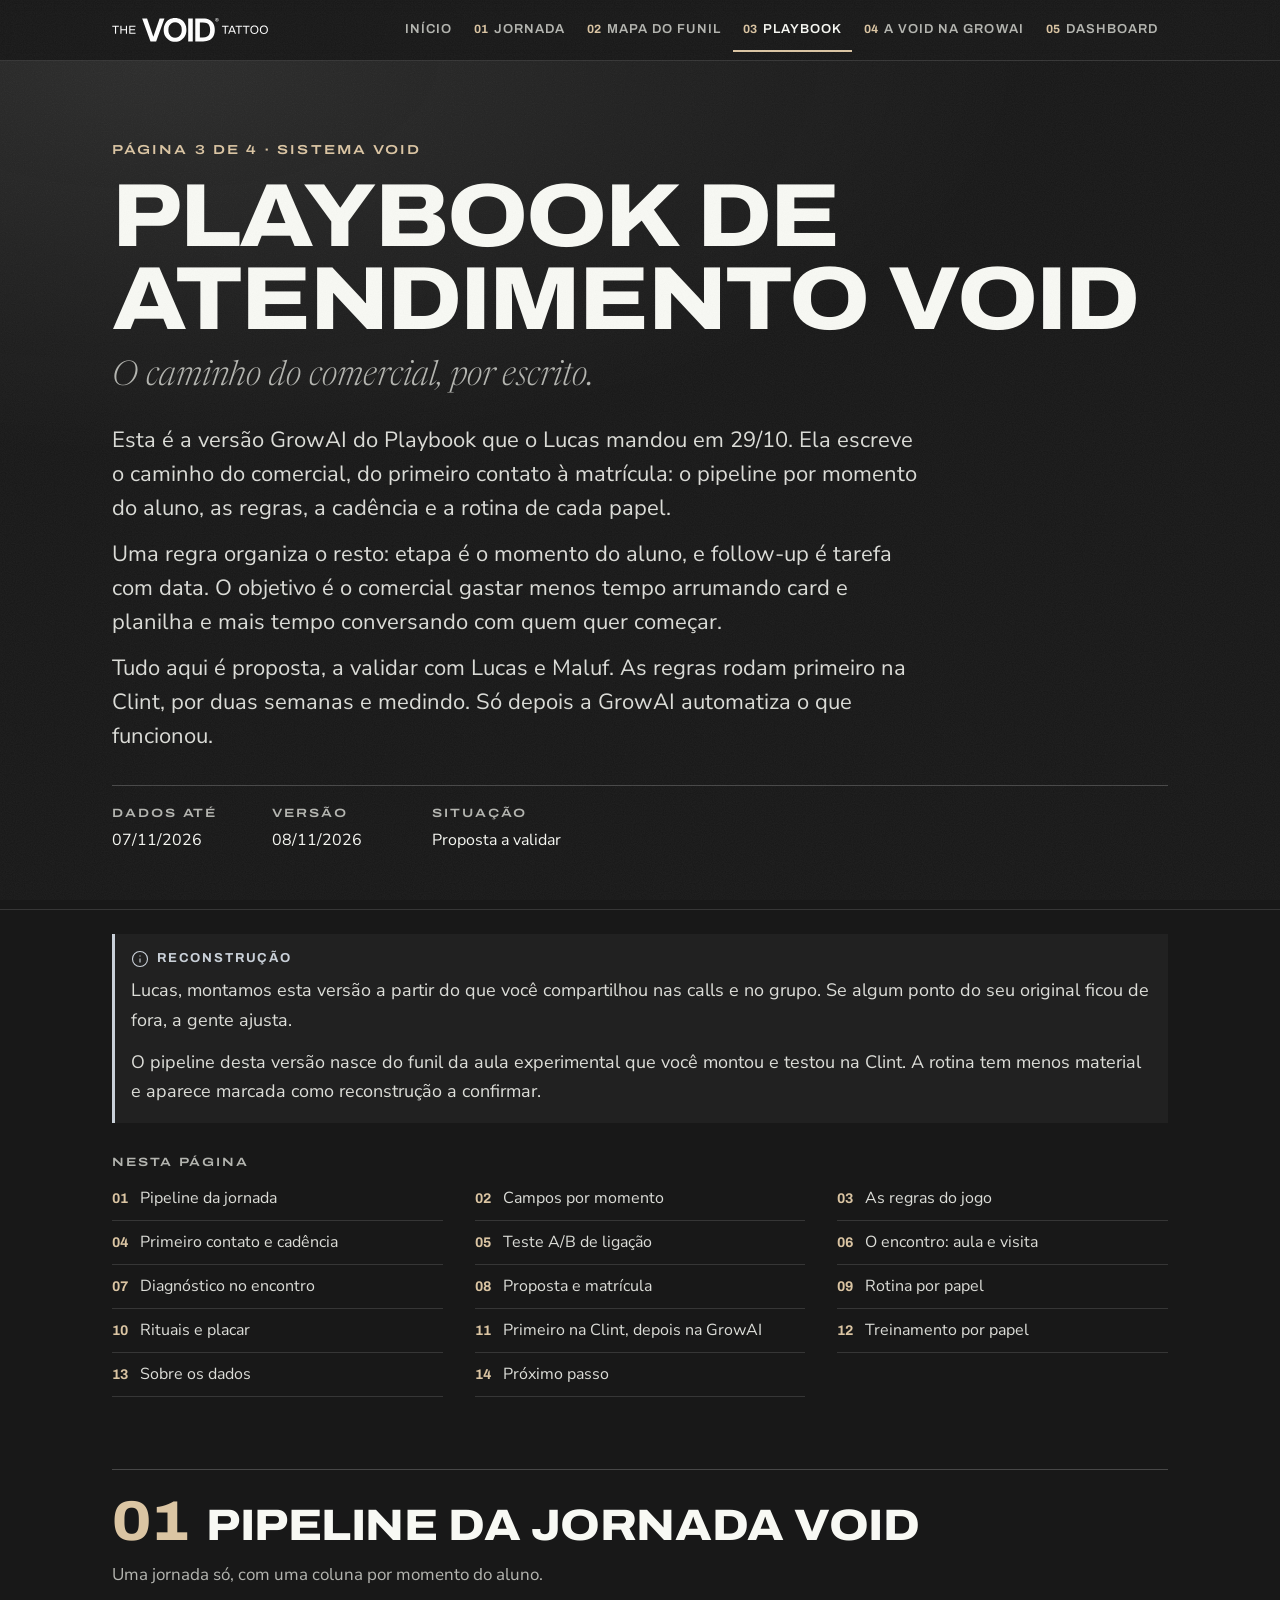
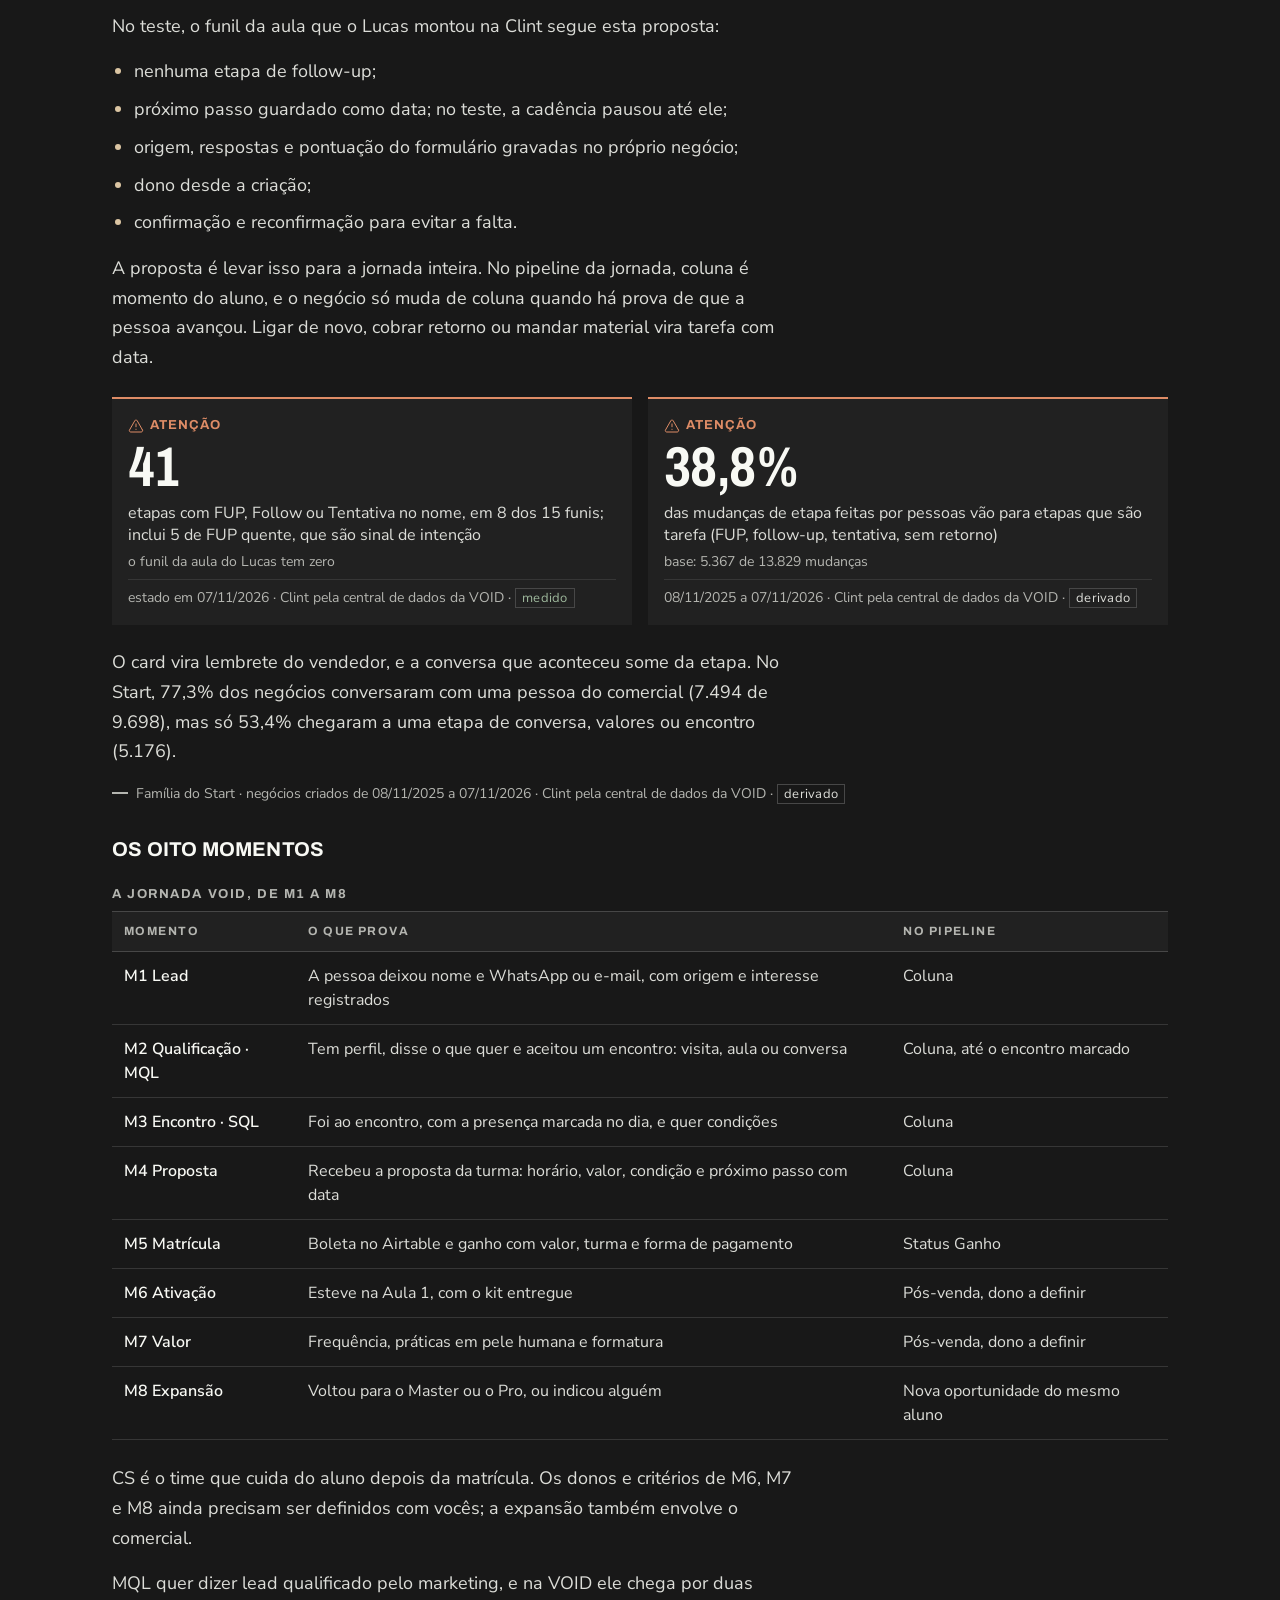
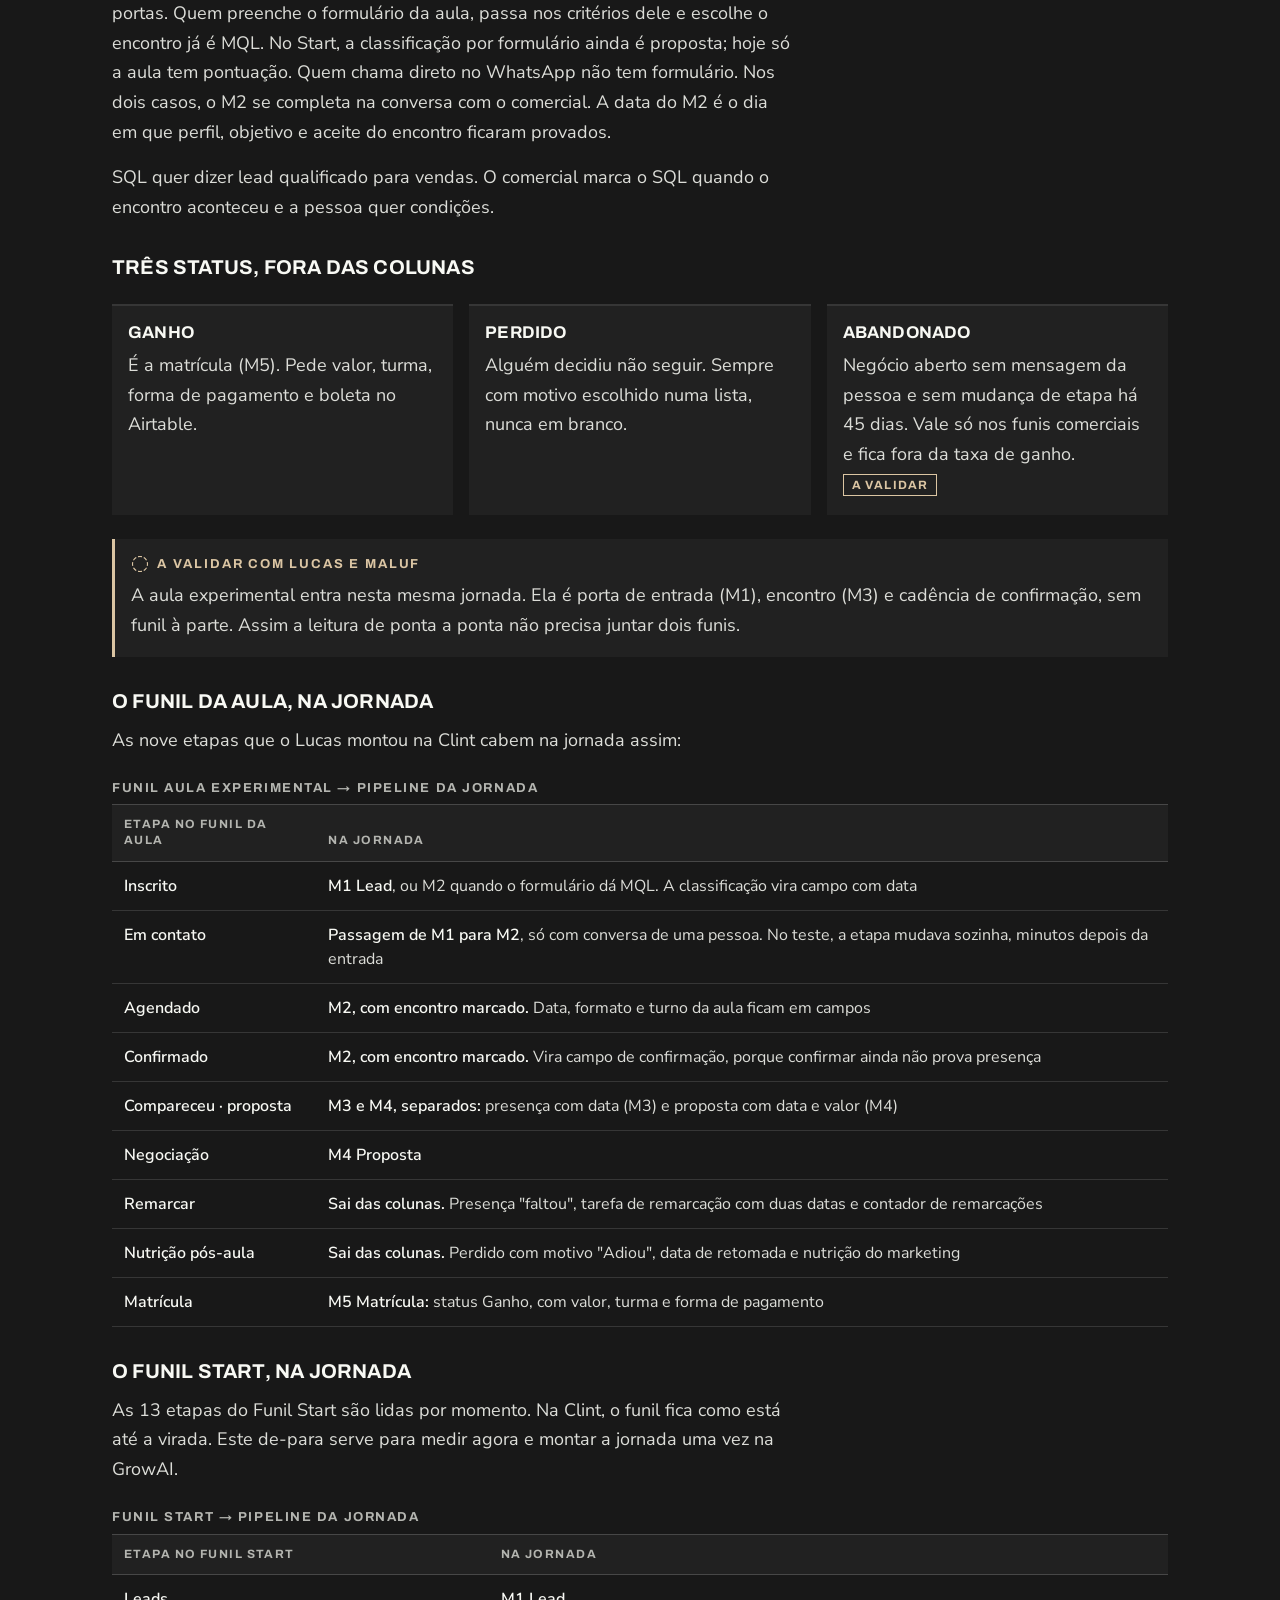
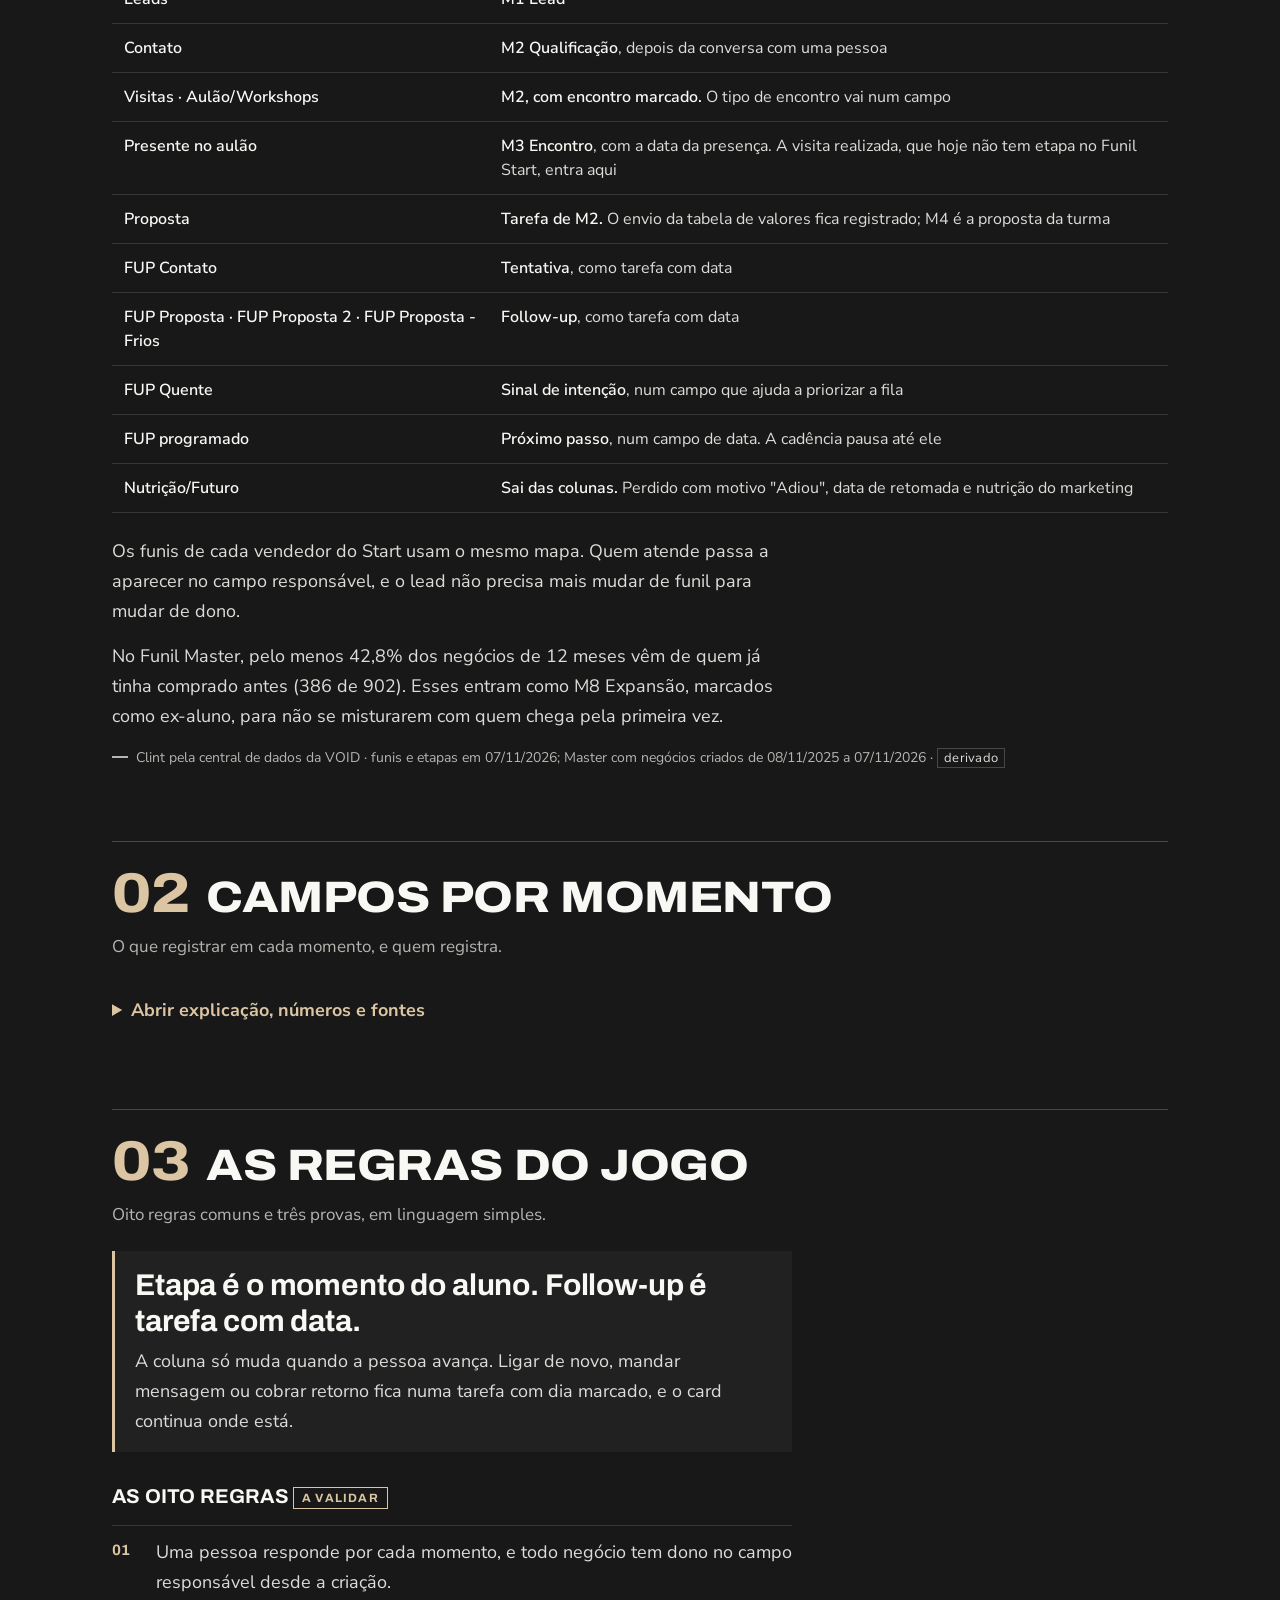
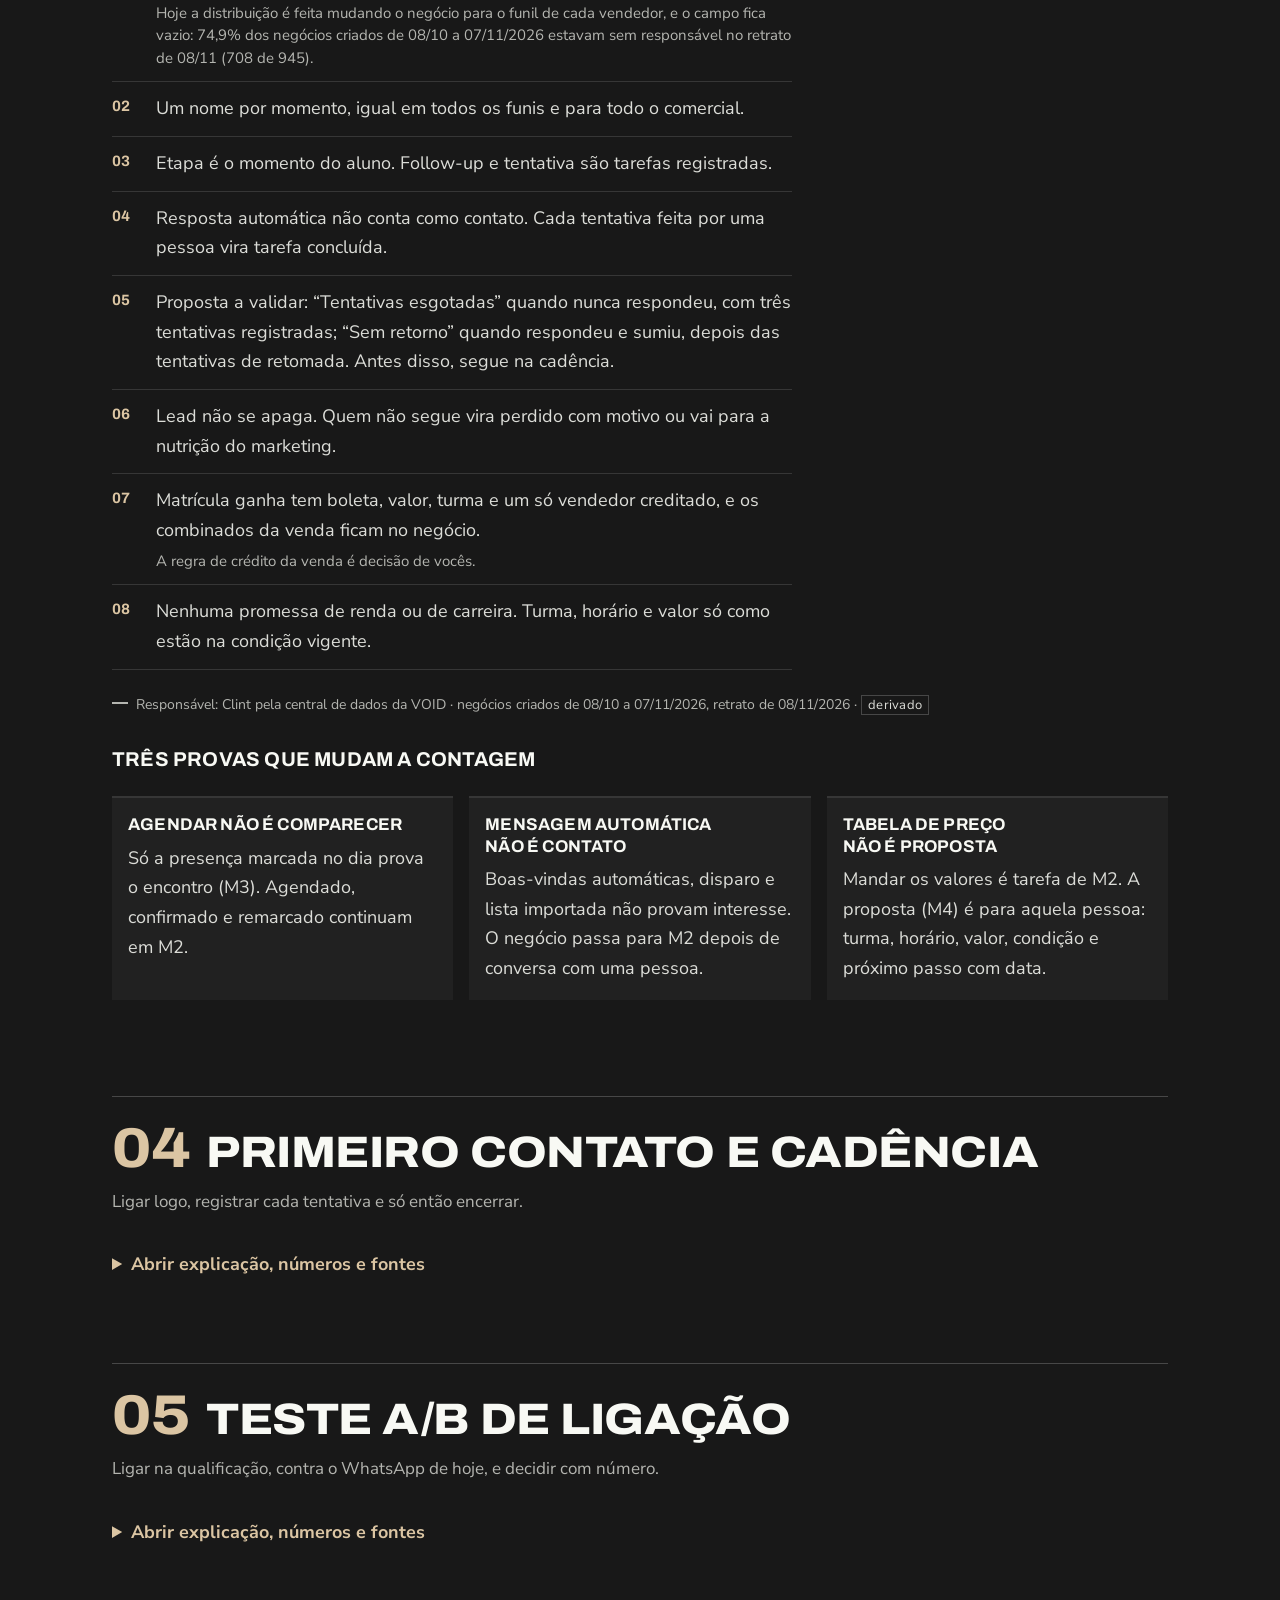
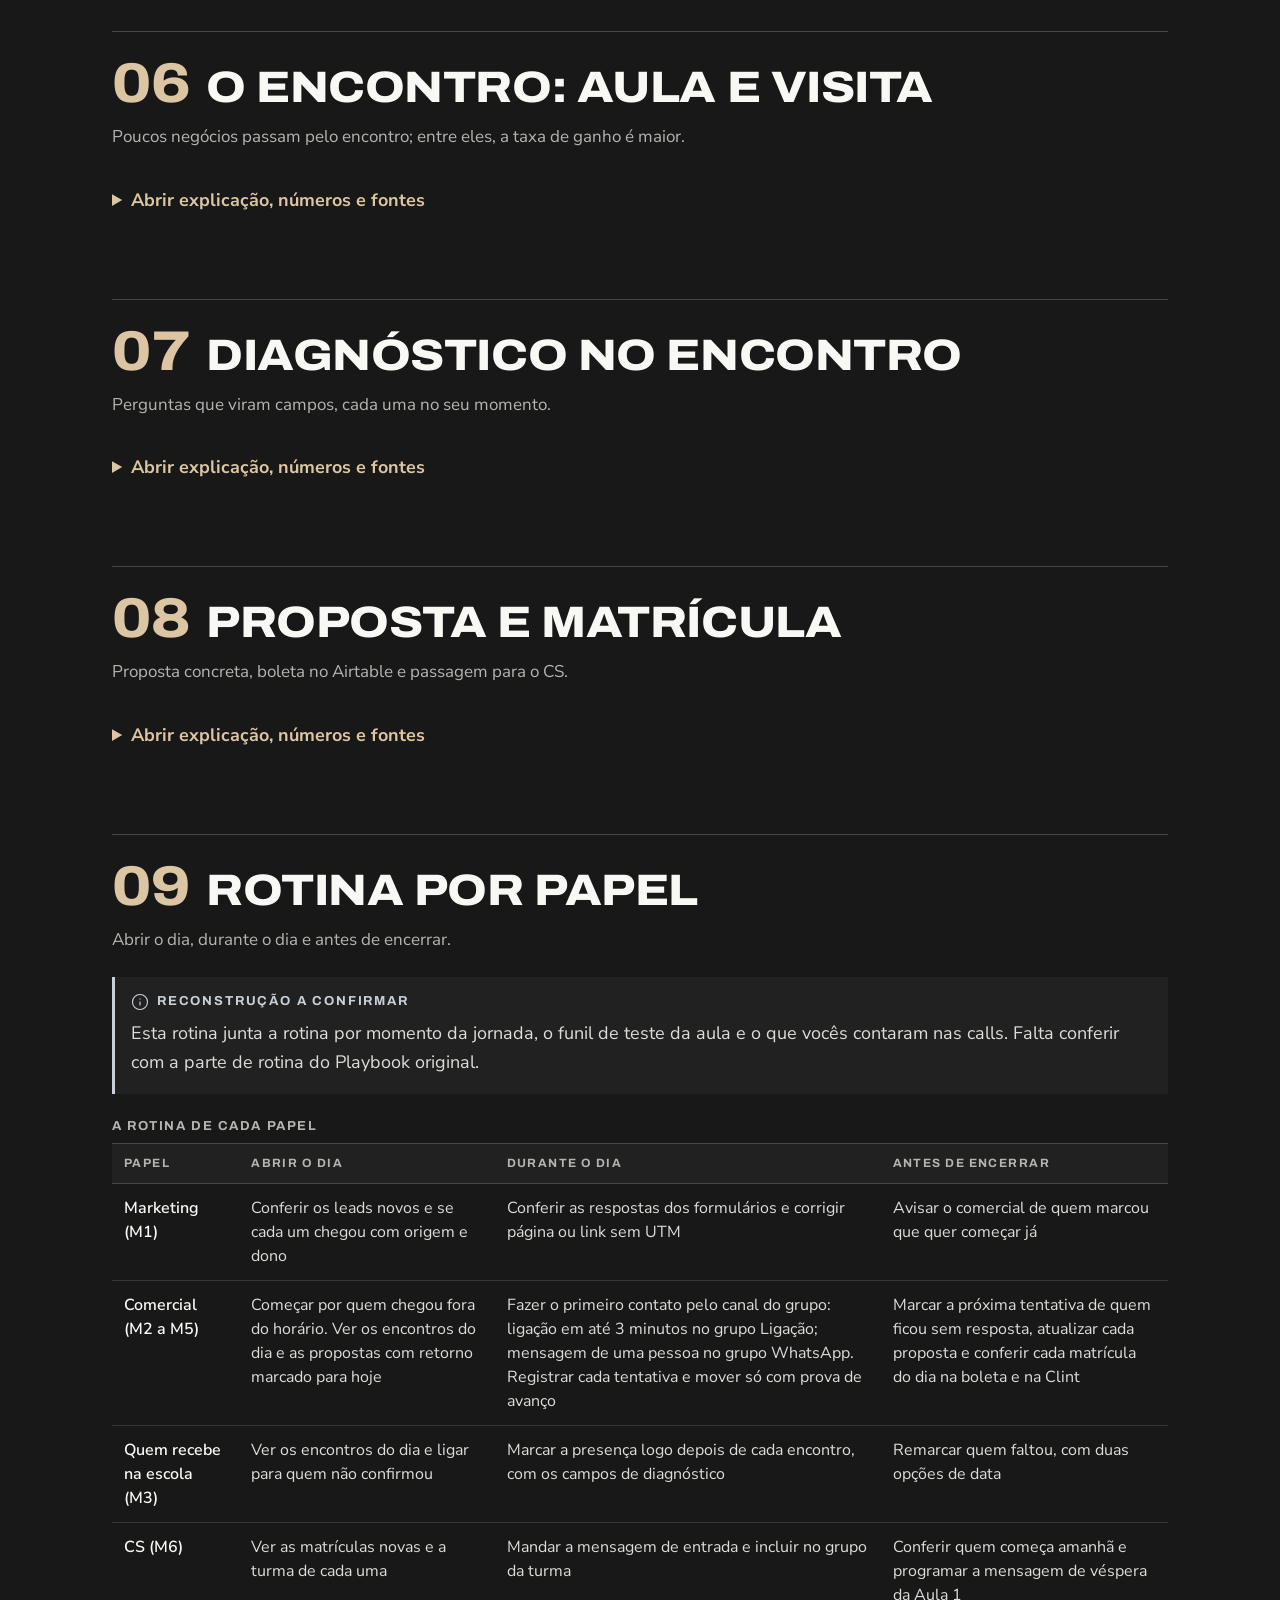
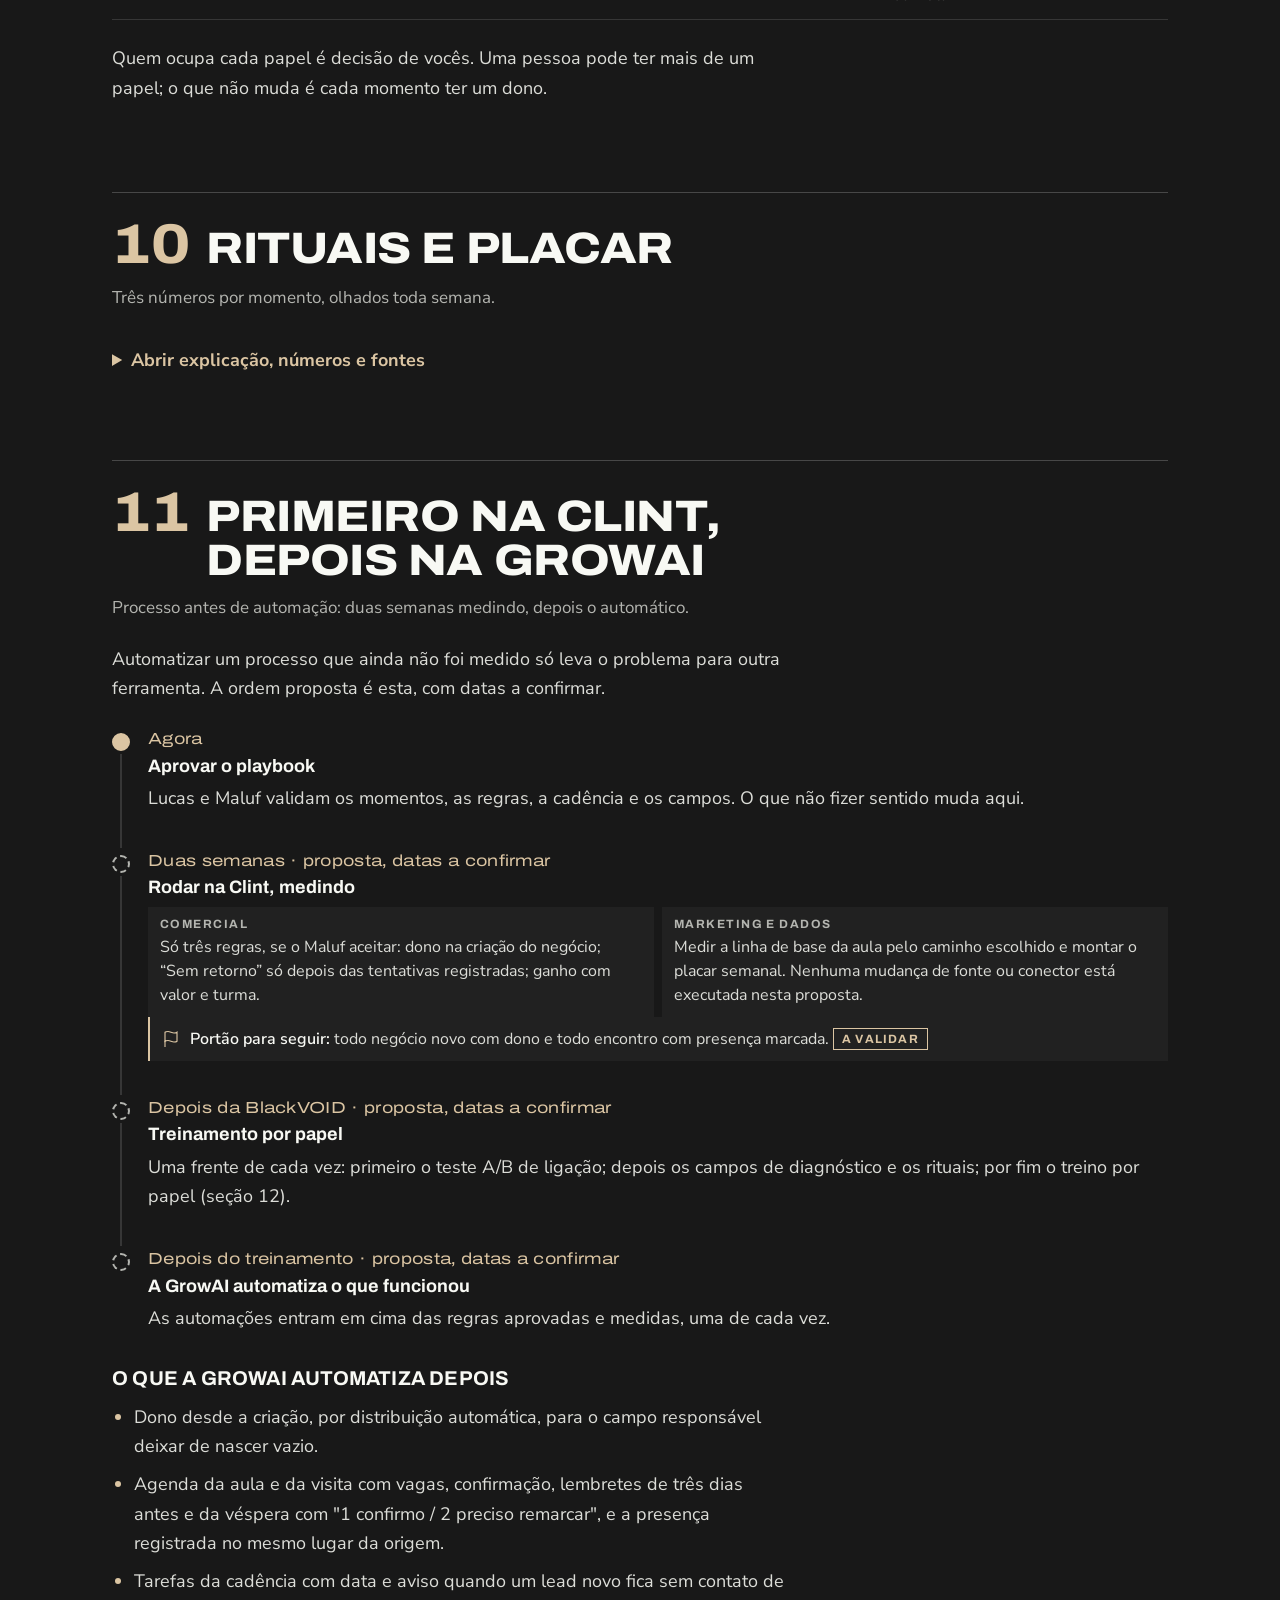
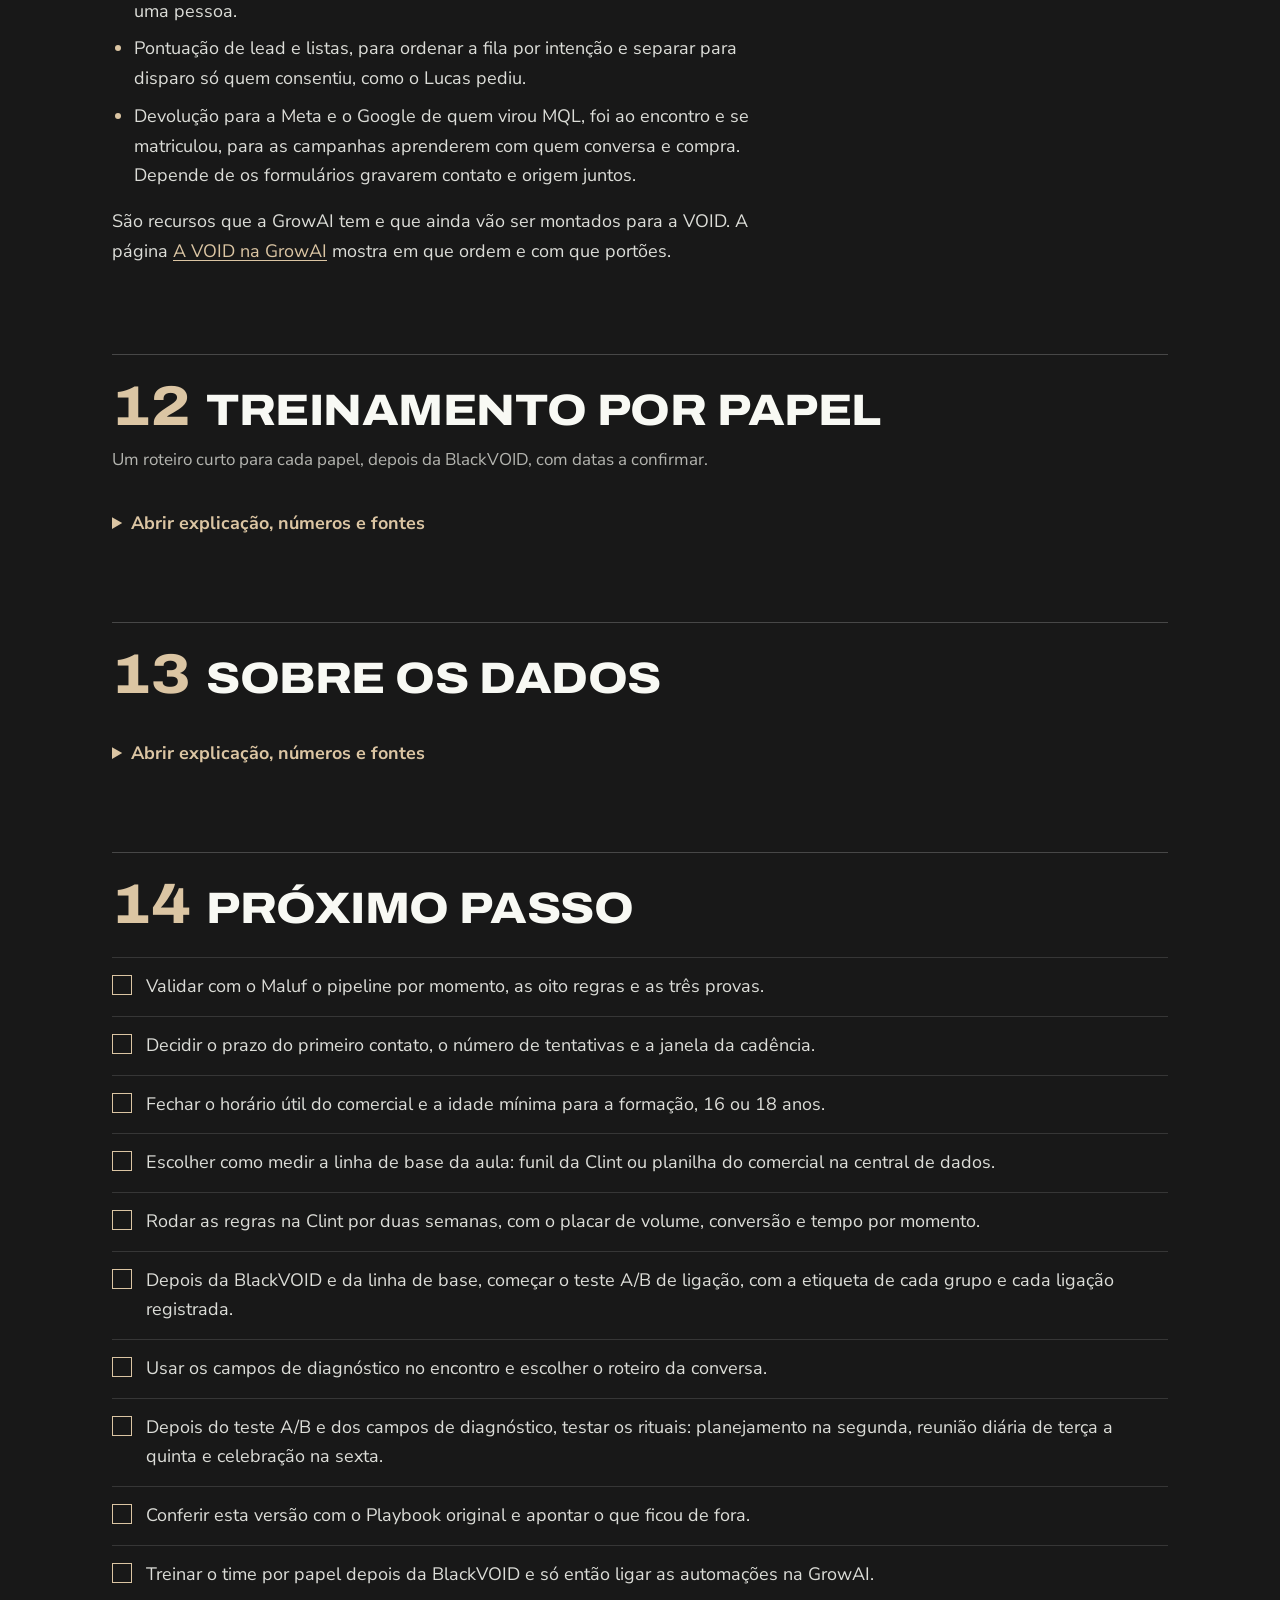
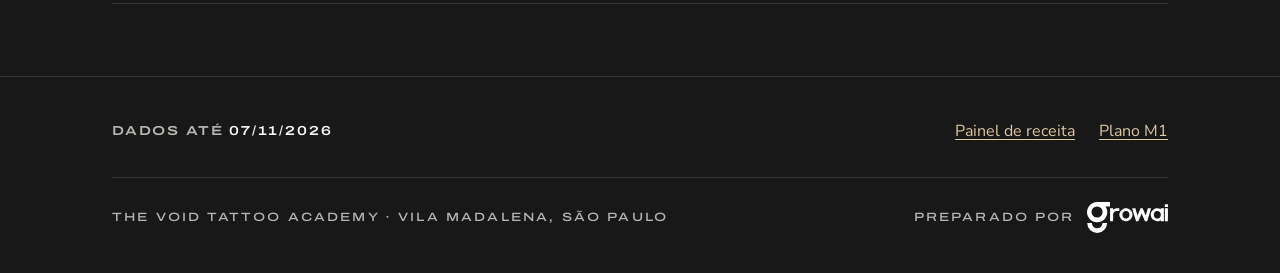
<file: sistema/playbook/index.html>
<!DOCTYPE html>

<html data-estacao="chamado" lang="pt-BR">
<head>
<meta charset="utf-8"/>
<meta content="width=device-width,initial-scale=1" name="viewport"/>
<meta content="noindex, nofollow" name="robots"/>
<meta content="#181818" name="theme-color"/>
<title>Playbook de Atendimento VOID · Sistema VOID</title>
<meta content="O caminho do comercial da VOID por escrito: o pipeline por momento do aluno, as regras, a cadência e a rotina de cada papel." name="description"/>
<link href="../assets/favicon.svg" rel="icon" type="image/svg+xml"/>
<link href="../assets/apple-touch-icon.png" rel="apple-touch-icon"/>
<link href="https://fonts.googleapis.com" rel="preconnect"/><link crossorigin="" href="https://fonts.gstatic.com" rel="preconnect"/>
<link href="https://fonts.googleapis.com/css2?family=Archivo:wdth,wght@62..125,100..900&amp;family=Newsreader:ital,opsz,wght@1,6..72,300&amp;family=Nunito+Sans:wght@400;600&amp;display=swap" rel="stylesheet"/>
<link href="../assets/sistema.css" rel="stylesheet"/>
<style>
/* Só nesta página. Tokens e componentes vêm de ../assets/sistema.css. Tela sobre Coxia: 13,4:1. */
.secao code{padding:0 4px;background:var(--coxia);color:var(--tela);font:400 .86em/1.45 ui-monospace,SFMono-Regular,Menlo,Consolas,monospace;overflow-wrap:anywhere}
.regua{margin:0 0 24px;padding:16px 20px;background:var(--bastidor);border-left:3px solid var(--areia)}
.regua p{margin:0 0 8px}
.regua .regua-frase{font:700 clamp(22px,5.6vw,30px)/1.2 var(--font-letreiro);font-variation-settings:"wdth" 100;letter-spacing:-.005em;color:var(--tela)}
.regua > :last-child{margin-bottom:0}
.cartoes{list-style:none;margin:24px 0;padding:0;display:grid;gap:12px}
.cartoes > li{min-width:0;margin:0;padding:16px;background:var(--bastidor);border-top:2px solid var(--fio)}
.cartoes ul{margin:0;padding-left:20px}
.cartoes p{margin:0 0 8px}
.cartoes > li > :last-child{margin-bottom:0}
.secao .cartoes h3{margin:0 0 8px;font-size:17px}
@media (min-width:760px){.cartoes{grid-template-columns:repeat(3,minmax(0,1fr));gap:16px}}
.passos{list-style:none;counter-reset:passo;margin:16px 0 24px;padding:0;border-top:1px solid var(--fio)}
.passos > li{counter-increment:passo;position:relative;margin:0;padding:12px 0 12px 44px;border-bottom:1px solid var(--fio)}
.passos > li::before{content:counter(passo,decimal-leading-zero);position:absolute;left:0;top:12px;font:700 15px/1.6 var(--font-letreiro);font-variant-numeric:lining-nums tabular-nums;color:var(--areia)}
.passos .detalhe{display:block;margin-top:4px;font-size:15px;line-height:1.5;color:var(--po)}
.citacao{margin:24px 0;padding:4px 0 4px 16px;border-left:2px solid var(--chumbo)}
.citacao blockquote{margin:0}
.citacao blockquote p{margin:0;font-size:19px;line-height:1.5;color:var(--tela)}
.citacao figcaption{margin-top:6px;font-size:14px;line-height:1.45;color:var(--po)}
.medidas{list-style:none;margin:16px 0 24px;padding:0;border-top:1px solid var(--fio)}
.medidas > li{margin:0;padding:12px 0;border-bottom:1px solid var(--fio)}
.medidas .medida{display:block;font-weight:600;color:var(--tela)}
.medidas .origem-dado{display:block;margin-top:2px;font-size:15px;line-height:1.5;color:var(--po)}
/* tabela de duas colunas: no celular o rótulo da segunda coluna repete a legenda e sai */
@media (max-width:639.98px){.tabela-par td::before{display:none}}
</style>
<script>document.documentElement.className+=' js'</script>
</head>
<body data-pagina="playbook">
<a class="pular" href="#conteudo">Ir para o conteúdo</a>
<header class="topo">
<div class="wrap topo-barra">
<a class="topo-marca" href="../"><img alt="The VOID Tattoo Academy, início do Sistema VOID" height="24" src="../assets/void-horizontal-branco.svg" width="158"/></a>
<button aria-controls="nav-sistema" aria-expanded="false" class="menu-botao" type="button"><span aria-hidden="true" class="menu-icone"></span><span class="menu-rotulo">Menu</span></button>
<nav aria-label="Páginas do Sistema VOID" class="nav-sistema" id="nav-sistema">
<ol class="nav-lista">
<li><a class="nav-link" data-pagina="inicio" href="../"><span aria-hidden="true" class="nav-num"></span><span class="nav-nome">Início</span><span class="nav-desc">O que é o Sistema VOID</span></a></li>
<li><a class="nav-link" data-pagina="jornada" href="../jornada/"><span class="nav-num">01</span><span class="nav-nome">Jornada</span><span class="nav-desc">Do anúncio à matrícula, num lugar só</span></a></li>
<li><a class="nav-link" data-pagina="mapa-do-funil" href="../mapa-do-funil/"><span class="nav-num">02</span><span class="nav-nome">Mapa do Funil</span><span class="nav-desc">O seu mapa, na versão GrowAI</span></a></li>
<li><a aria-current="page" class="nav-link" data-pagina="playbook" href="../playbook/"><span class="nav-num">03</span><span class="nav-nome">Playbook</span><span class="nav-desc">Pipeline e rotina do atendimento</span></a></li>
<li><a class="nav-link" data-pagina="growai" href="../growai/"><span class="nav-num">04</span><span class="nav-nome">A VOID na GrowAI</span><span class="nav-desc">Onde entra, em que ordem e com que portões</span></a></li>
<li><a class="nav-link" href="../dashboard/" data-pagina="dashboard"><span class="nav-num">05</span><span class="nav-nome">Dashboard</span><span class="nav-desc">Indicadores da operação</span></a></li>
      </ol>
</nav>
</div>
</header>
<main id="conteudo">
<section aria-labelledby="titulo-pagina" class="abertura janela-luz">
<div class="wrap">
<p class="marcador">Página 3 de 4 · Sistema VOID</p>
<h1 class="titulo-filme" id="titulo-pagina">Playbook de Atendimento VOID</h1>
<p class="linha-off">O caminho do comercial, por escrito.</p>
<div class="abertura-lede">
<p>Esta é a versão GrowAI do Playbook que o Lucas mandou em 29/10. Ela escreve o caminho do comercial, do primeiro contato à matrícula: o pipeline por momento do aluno, as regras, a cadência e a rotina de cada papel.</p>
<p>Uma regra organiza o resto: etapa é o momento do aluno, e follow-up é tarefa com data. O objetivo é o comercial gastar menos tempo arrumando card e planilha e mais tempo conversando com quem quer começar.</p>
<p>Tudo aqui é proposta, a validar com Lucas e Maluf. As regras rodam primeiro na Clint, por duas semanas e medindo. Só depois a GrowAI automatiza o que funcionou.</p>
</div>
<dl class="ficha">
<div><dt>Dados até</dt><dd><time datetime="2026-11-07">07/11/2026</time></dd></div>
<div><dt>Versão</dt><dd><time datetime="2026-11-08">08/11/2026</time></dd></div>
<div><dt>Situação</dt><dd>Proposta a validar</dd></div>
</dl>
</div>
</section>
<div class="wrap">
<aside class="aviso aviso-reconstrucao">
<p class="aviso-rotulo">Reconstrução</p>
<p>Lucas, montamos esta versão a partir do que você compartilhou nas calls e no grupo. Se algum ponto do seu original ficou de fora, a gente ajusta.</p>
<p>O pipeline desta versão nasce do funil da aula experimental que você montou e testou na Clint. A rotina tem menos material e aparece marcada como reconstrução a confirmar.</p>
</aside>
</div>
<nav aria-label="Nesta página" class="wrap sumario">
<p class="sumario-titulo">Nesta página</p>
<ol>
<li><a href="#pipeline"><span>01</span>Pipeline da jornada</a></li>
<li><a href="#campos"><span>02</span>Campos por momento</a></li>
<li><a href="#regras"><span>03</span>As regras do jogo</a></li>
<li><a href="#cadencia"><span>04</span>Primeiro contato e cadência</a></li>
<li><a href="#teste-ligacao"><span>05</span>Teste A/B de ligação</a></li>
<li><a href="#encontro"><span>06</span>O encontro: aula e visita</a></li>
<li><a href="#diagnostico"><span>07</span>Diagnóstico no encontro</a></li>
<li><a href="#proposta"><span>08</span>Proposta e matrícula</a></li>
<li><a href="#rotina"><span>09</span>Rotina por papel</a></li>
<li><a href="#placar"><span>10</span>Rituais e placar</a></li>
<li><a href="#depois"><span>11</span>Primeiro na Clint, depois na GrowAI</a></li>
<li><a href="#treinamento"><span>12</span>Treinamento por papel</a></li>
<li><a href="#sobre-os-dados"><span>13</span>Sobre os dados</a></li>
<li><a href="#proximo-passo"><span>14</span>Próximo passo</a></li>
</ol>
</nav>
<!-- 01 · PIPELINE -->
<section aria-labelledby="t-pipeline" class="secao" id="pipeline">
<div class="wrap">
<header class="secao-titulo">
<span aria-hidden="true" class="secao-num">01</span>
<h2 id="t-pipeline">Pipeline da jornada VOID</h2>
<p class="secao-sub">Uma jornada só, com uma coluna por momento do aluno.</p>
</header>
<div class="leitura">
<p>No teste, o funil da aula que o Lucas montou na Clint segue esta proposta:</p>
<ul>
<li>nenhuma etapa de follow-up;</li>
<li>próximo passo guardado como data; no teste, a cadência pausou até ele;</li>
<li>origem, respostas e pontuação do formulário gravadas no próprio negócio;</li>
<li>dono desde a criação;</li>
<li>confirmação e reconfirmação para evitar a falta.</li>
</ul>
<p>A proposta é levar isso para a jornada inteira. No pipeline da jornada, coluna é momento do aluno, e o negócio só muda de coluna quando há prova de que a pessoa avançou. Ligar de novo, cobrar retorno ou mandar material vira tarefa com data.</p>
</div>
<div class="numeros">
<div class="numero" data-sinal="laranja">
<p class="numero-sinal"><span class="sinal sinal-laranja">Atenção</span></p>
<p class="numero-valor">41</p>
<p class="numero-rotulo">etapas com FUP, Follow ou Tentativa no nome, em 8 dos 15 funis; inclui 5 de FUP quente, que são sinal de intenção</p>
<p class="numero-base">o funil da aula do Lucas tem zero</p>
<p class="numero-nota">estado em 07/11/2026 · Clint pela central de dados da VOID · <span class="origem o-medido">medido</span></p>
</div>
<div class="numero" data-sinal="laranja">
<p class="numero-sinal"><span class="sinal sinal-laranja">Atenção</span></p>
<p class="numero-valor">38,8%</p>
<p class="numero-rotulo">das mudanças de etapa feitas por pessoas vão para etapas que são tarefa (FUP, follow-up, tentativa, sem retorno)</p>
<p class="numero-base">base: 5.367 de 13.829 mudanças</p>
<p class="numero-nota">08/11/2025 a 07/11/2026 · Clint pela central de dados da VOID · <span class="origem o-derivado">derivado</span></p>
</div>
</div>
<p class="leitura">O card vira lembrete do vendedor, e a conversa que aconteceu some da etapa. No Start, 77,3% dos negócios conversaram com uma pessoa do comercial (7.494 de 9.698), mas só 53,4% chegaram a uma etapa de conversa, valores ou encontro (5.176).</p>
<p class="fonte">Família do Start · negócios criados de 08/11/2025 a 07/11/2026 · Clint pela central de dados da VOID · <span class="origem o-derivado">derivado</span></p>
<h3>Os oito momentos</h3>
<div class="tabela tabela-cartoes">
<table>
<caption>A jornada VOID, de M1 a M8</caption>
<thead><tr><th scope="col">Momento</th><th scope="col">O que prova</th><th scope="col">No pipeline</th></tr></thead>
<tbody>
<tr><th scope="row">M1 Lead</th><td>A pessoa deixou nome e WhatsApp ou e-mail, com origem e interesse registrados</td><td>Coluna</td></tr>
<tr><th scope="row">M2 Qualificação · MQL</th><td>Tem perfil, disse o que quer e aceitou um encontro: visita, aula ou conversa</td><td>Coluna, até o encontro marcado</td></tr>
<tr><th scope="row">M3 Encontro · SQL</th><td>Foi ao encontro, com a presença marcada no dia, e quer condições</td><td>Coluna</td></tr>
<tr><th scope="row">M4 Proposta</th><td>Recebeu a proposta da turma: horário, valor, condição e próximo passo com data</td><td>Coluna</td></tr>
<tr><th scope="row">M5 Matrícula</th><td>Boleta no Airtable e ganho com valor, turma e forma de pagamento</td><td>Status Ganho</td></tr>
<tr><th scope="row">M6 Ativação</th><td>Esteve na Aula 1, com o kit entregue</td><td>Pós-venda, dono a definir</td></tr>
<tr><th scope="row">M7 Valor</th><td>Frequência, práticas em pele humana e formatura</td><td>Pós-venda, dono a definir</td></tr>
<tr><th scope="row">M8 Expansão</th><td>Voltou para o Master ou o Pro, ou indicou alguém</td><td>Nova oportunidade do mesmo aluno</td></tr>
</tbody>
</table>
</div>
<div class="leitura">
<p>CS é o time que cuida do aluno depois da matrícula. Os donos e critérios de M6, M7 e M8 ainda precisam ser definidos com vocês; a expansão também envolve o comercial.</p>
<p>MQL quer dizer lead qualificado pelo marketing, e na VOID ele chega por duas portas. Quem preenche o formulário da aula, passa nos critérios dele e escolhe o encontro já é MQL. No Start, a classificação por formulário ainda é proposta; hoje só a aula tem pontuação. Quem chama direto no WhatsApp não tem formulário. Nos dois casos, o M2 se completa na conversa com o comercial. A data do M2 é o dia em que perfil, objetivo e aceite do encontro ficaram provados.</p>
<p>SQL quer dizer lead qualificado para vendas. O comercial marca o SQL quando o encontro aconteceu e a pessoa quer condições.</p>
</div>
<h3>Três status, fora das colunas</h3>
<ul class="cartoes">
<li><h3>Ganho</h3><p>É a matrícula (M5). Pede valor, turma, forma de pagamento e boleta no Airtable.</p></li>
<li><h3>Perdido</h3><p>Alguém decidiu não seguir. Sempre com motivo escolhido numa lista, nunca em branco.</p></li>
<li><h3>Abandonado</h3><p>Negócio aberto sem mensagem da pessoa e sem mudança de etapa há 45 dias. Vale só nos funis comerciais e fica fora da taxa de ganho. <span class="etiqueta etiqueta-validar">a validar</span></p></li>
</ul>
<aside class="aviso aviso-validar">
<p class="aviso-rotulo">A validar com Lucas e Maluf</p>
<p>A aula experimental entra nesta mesma jornada. Ela é porta de entrada (M1), encontro (M3) e cadência de confirmação, sem funil à parte. Assim a leitura de ponta a ponta não precisa juntar dois funis.</p>
</aside>
<h3>O funil da aula, na jornada</h3>
<p class="leitura">As nove etapas que o Lucas montou na Clint cabem na jornada assim:</p>
<div class="tabela tabela-cartoes tabela-par">
<table>
<caption>Funil Aula Experimental → pipeline da jornada</caption>
<thead><tr><th scope="col">Etapa no funil da aula</th><th scope="col">Na jornada</th></tr></thead>
<tbody>
<tr><th scope="row">Inscrito</th><td><strong>M1 Lead</strong>, ou M2 quando o formulário dá MQL. A classificação vira campo com data</td></tr>
<tr><th scope="row">Em contato</th><td><strong>Passagem de M1 para M2</strong>, só com conversa de uma pessoa. No teste, a etapa mudava sozinha, minutos depois da entrada</td></tr>
<tr><th scope="row">Agendado</th><td><strong>M2, com encontro marcado.</strong> Data, formato e turno da aula ficam em campos</td></tr>
<tr><th scope="row">Confirmado</th><td><strong>M2, com encontro marcado.</strong> Vira campo de confirmação, porque confirmar ainda não prova presença</td></tr>
<tr><th scope="row">Compareceu · proposta</th><td><strong>M3 e M4, separados:</strong> presença com data (M3) e proposta com data e valor (M4)</td></tr>
<tr><th scope="row">Negociação</th><td><strong>M4 Proposta</strong></td></tr>
<tr><th scope="row">Remarcar</th><td><strong>Sai das colunas.</strong> Presença "faltou", tarefa de remarcação com duas datas e contador de remarcações</td></tr>
<tr><th scope="row">Nutrição pós-aula</th><td><strong>Sai das colunas.</strong> Perdido com motivo "Adiou", data de retomada e nutrição do marketing</td></tr>
<tr><th scope="row">Matrícula</th><td><strong>M5 Matrícula:</strong> status Ganho, com valor, turma e forma de pagamento</td></tr>
</tbody>
</table>
</div>
<h3>O Funil Start, na jornada</h3>
<p class="leitura">As 13 etapas do Funil Start são lidas por momento. Na Clint, o funil fica como está até a virada. Este de-para serve para medir agora e montar a jornada uma vez na GrowAI.</p>
<div class="tabela tabela-cartoes tabela-par">
<table>
<caption>Funil Start → pipeline da jornada</caption>
<thead><tr><th scope="col">Etapa no Funil Start</th><th scope="col">Na jornada</th></tr></thead>
<tbody>
<tr><th scope="row">Leads</th><td><strong>M1 Lead</strong></td></tr>
<tr><th scope="row">Contato</th><td><strong>M2 Qualificação</strong>, depois da conversa com uma pessoa</td></tr>
<tr><th scope="row">Visitas · Aulão/Workshops</th><td><strong>M2, com encontro marcado.</strong> O tipo de encontro vai num campo</td></tr>
<tr><th scope="row">Presente no aulão</th><td><strong>M3 Encontro</strong>, com a data da presença. A visita realizada, que hoje não tem etapa no Funil Start, entra aqui</td></tr>
<tr><th scope="row">Proposta</th><td><strong>Tarefa de M2.</strong> O envio da tabela de valores fica registrado; M4 é a proposta da turma</td></tr>
<tr><th scope="row">FUP Contato</th><td><strong>Tentativa</strong>, como tarefa com data</td></tr>
<tr><th scope="row">FUP Proposta · FUP Proposta 2 · FUP Proposta - Frios</th><td><strong>Follow-up</strong>, como tarefa com data</td></tr>
<tr><th scope="row">FUP Quente</th><td><strong>Sinal de intenção</strong>, num campo que ajuda a priorizar a fila</td></tr>
<tr><th scope="row">FUP programado</th><td><strong>Próximo passo</strong>, num campo de data. A cadência pausa até ele</td></tr>
<tr><th scope="row">Nutrição/Futuro</th><td><strong>Sai das colunas.</strong> Perdido com motivo "Adiou", data de retomada e nutrição do marketing</td></tr>
</tbody>
</table>
</div>
<div class="leitura">
<p>Os funis de cada vendedor do Start usam o mesmo mapa. Quem atende passa a aparecer no campo responsável, e o lead não precisa mais mudar de funil para mudar de dono.</p>
<p>No Funil Master, pelo menos 42,8% dos negócios de 12 meses vêm de quem já tinha comprado antes (386 de 902). Esses entram como M8 Expansão, marcados como ex-aluno, para não se misturarem com quem chega pela primeira vez.</p>
</div>
<p class="fonte">Clint pela central de dados da VOID · funis e etapas em 07/11/2026; Master com negócios criados de 08/11/2025 a 07/11/2026 · <span class="origem o-derivado">derivado</span></p>
</div>
</section>
<!-- 02 · CAMPOS -->
<section aria-labelledby="t-campos" class="secao" id="campos">
<div class="wrap">
<header class="secao-titulo">
<span aria-hidden="true" class="secao-num">02</span>
<h2 id="t-campos">Campos por momento</h2>
<p class="secao-sub">O que registrar em cada momento, e quem registra.</p>
</header><details class="secao-detalhes"><summary>Abrir explicação, números e fontes</summary>
<div class="leitura">
<p>Os 20 campos que o Lucas criou no funil da aula ficam como estão, com os nomes que ele deu. Entram as datas de cada momento, a presença, o valor, a turma, a forma de pagamento e o motivo de perda. UTM é a marcação no link que diz de qual campanha e anúncio a pessoa veio.</p>
<p>A máquina grava a data de cada momento. A pessoa registra só duas: a do encontro realizado e a da proposta apresentada. O que vira taxa no placar é campo de lista; texto livre fica para a frase da própria pessoa.</p>
</div>
<div class="tabela tabela-cartoes">
<table>
<caption>Campos da jornada, por momento</caption>
<thead><tr><th scope="col">Momento</th><th scope="col">Já existe no funil da aula</th><th scope="col">Entra agora</th><th scope="col">Quem preenche</th></tr></thead>
<tbody>
<tr><th scope="row">M1 Lead</th><td>As cinco UTMs (<code>utm_source</code>, <code>utm_medium</code>, <code>utm_campaign</code>, <code>utm_content</code>, <code>utm_term</code>), a porta (<code>porta_aula</code>) e o número do envio (<code>jotform_envio</code>)</td><td>Data M1, dono desde a criação, origem escolhida numa lista, formação de interesse e consentimento para receber mensagens</td><td>Formulário, automação e marketing</td></tr>
<tr><th scope="row">M2 Qualificação</th><td>Situação (<code>momento</code>), objetivo (<code>busca</code>), prazo (<code>considera_formacao</code>), <code>regiao</code>, <code>presencial</code>, <code>faixa_etaria</code>, pontuação de 0 a 75 (<code>lead_score</code>), classificação (<code>lead_classificacao</code>) e aprovação (<code>aula_aprovacao</code>)</td><td>Data M2, hora do primeiro contato de uma pessoa, tentativas como tarefa concluída e encontro pedido ou aceito</td><td>Formulário e comercial</td></tr>
<tr><th scope="row">M3 Encontro</th><td>Data e hora (<code>aula_data</code>), turno (<code>aula_periodo</code>) e formato, aula em grupo ou visita guiada (<code>aula_formato</code>)</td><td>Confirmação, presença com data, quem recebeu, impacto, impedimento, quem decide e Data M3</td><td>Quem recebe na escola</td></tr>
<tr><th scope="row">M4 Proposta</th><td>Próximo passo com data (<code>proximo_passo</code>)</td><td>Formação e turma propostas, valor, condição de pagamento, data da proposta, quem decide, objeção e Data M4</td><td>Comercial</td></tr>
<tr><th scope="row">M5 Matrícula</th><td>Nenhum</td><td>Valor, forma de pagamento, turma, um só vendedor creditado, combinados da venda, data da Aula 1 e número da boleta no Airtable</td><td>Comercial</td></tr>
<tr><th scope="row">Perdido</th><td>Nenhum</td><td>Motivo de lista, obrigatório, e data de retomada quando o motivo é "Adiou"</td><td>Comercial</td></tr>
</tbody>
</table>
</div>
<aside class="aviso aviso-validar">
<p class="aviso-rotulo">A validar com Lucas e Maluf</p>
<p>Idade mínima: a Clint usa o motivo de perda "Menor que 16 anos", e nos envios observados do formulário MQL, menor de 18 saiu como não MQL. A faixa etária fica como dado no M2 até vocês decidirem qual idade vale.</p>
</aside>
</details></div>
</section>
<!-- 03 · REGRAS -->
<section aria-labelledby="t-regras" class="secao" id="regras">
<div class="wrap">
<header class="secao-titulo">
<span aria-hidden="true" class="secao-num">03</span>
<h2 id="t-regras">As regras do jogo</h2>
<p class="secao-sub">Oito regras comuns e três provas, em linguagem simples.</p>
</header>
<div class="regua leitura">
<p class="regua-frase">Etapa é o momento do aluno. Follow-up é tarefa com data.</p>
<p>A coluna só muda quando a pessoa avança. Ligar de novo, mandar mensagem ou cobrar retorno fica numa tarefa com dia marcado, e o card continua onde está.</p>
</div>
<h3>As oito regras <span class="etiqueta etiqueta-validar">a validar</span></h3>
<ol class="passos leitura">
<li>Uma pessoa responde por cada momento, e todo negócio tem dono no campo responsável desde a criação.<span class="detalhe">Hoje a distribuição é feita mudando o negócio para o funil de cada vendedor, e o campo fica vazio: 74,9% dos negócios criados de 08/10 a 07/11/2026 estavam sem responsável no retrato de 08/11 (708 de 945).</span></li>
<li>Um nome por momento, igual em todos os funis e para todo o comercial.</li>
<li>Etapa é o momento do aluno. Follow-up e tentativa são tarefas registradas.</li>
<li>Resposta automática não conta como contato. Cada tentativa feita por uma pessoa vira tarefa concluída.</li>
<li>Proposta a validar: “Tentativas esgotadas” quando nunca respondeu, com três tentativas registradas; “Sem retorno” quando respondeu e sumiu, depois das tentativas de retomada. Antes disso, segue na cadência.</li>
<li>Lead não se apaga. Quem não segue vira perdido com motivo ou vai para a nutrição do marketing.</li>
<li>Matrícula ganha tem boleta, valor, turma e um só vendedor creditado, e os combinados da venda ficam no negócio.<span class="detalhe">A regra de crédito da venda é decisão de vocês.</span></li>
<li>Nenhuma promessa de renda ou de carreira. Turma, horário e valor só como estão na condição vigente.</li>
</ol>
<p class="fonte">Responsável: Clint pela central de dados da VOID · negócios criados de 08/10 a 07/11/2026, retrato de 08/11/2026 · <span class="origem o-derivado">derivado</span></p>
<h3>Três provas que mudam a contagem</h3>
<ul class="cartoes">
<li><h3>Agendar não é comparecer</h3><p>Só a presença marcada no dia prova o encontro (M3). Agendado, confirmado e remarcado continuam em M2.</p></li>
<li><h3>Mensagem automática não é contato</h3><p>Boas-vindas automáticas, disparo e lista importada não provam interesse. O negócio passa para M2 depois de conversa com uma pessoa.</p></li>
<li><h3>Tabela de preço não é proposta</h3><p>Mandar os valores é tarefa de M2. A proposta (M4) é para aquela pessoa: turma, horário, valor, condição e próximo passo com data.</p></li>
</ul>
</div>
</section>
<!-- 04 · CADÊNCIA -->
<section aria-labelledby="t-cadencia" class="secao" id="cadencia">
<div class="wrap">
<header class="secao-titulo">
<span aria-hidden="true" class="secao-num">04</span>
<h2 id="t-cadencia">Primeiro contato e cadência</h2>
<p class="secao-sub">Ligar logo, registrar cada tentativa e só então encerrar.</p>
</header><details class="secao-detalhes"><summary>Abrir explicação, números e fontes</summary>
<div class="numeros">
<div class="numero" data-sinal="laranja">
<p class="numero-sinal"><span class="sinal sinal-laranja">Atenção</span></p>
<p class="numero-valor">4,9 min</p>
<p class="numero-rotulo">até a primeira mensagem de uma pessoa, para quem chega escrevendo no WhatsApp em horário útil</p>
<p class="numero-base">mediana (valor do meio) de 3.103 negócios; padrão ensinado: ligação em até 3 minutos</p>
<p class="numero-nota">família do Start · criados de 08/11/2025 a 07/11/2026 · Clint pela central de dados da VOID · <span class="origem o-derivado">derivado</span></p>
</div>
<div class="numero" data-sinal="laranja">
<p class="numero-sinal"><span class="sinal sinal-laranja">Atenção</span></p>
<p class="numero-valor">62,1%</p>
<p class="numero-rotulo">dos leads que chegam escrevendo no WhatsApp entram fora do horário útil e esperam 11,0 horas pela primeira mensagem de uma pessoa (mediana)</p>
<p class="numero-base">base: 5.088 de 8.191 leads</p>
<p class="numero-nota">mesmo período e fonte · <span class="origem o-derivado">derivado</span></p>
</div>
<div class="numero" data-sinal="laranja">
<p class="numero-sinal"><span class="sinal sinal-laranja">Atenção</span></p>
<p class="numero-valor">47,1%</p>
<p class="numero-rotulo">das perdas do Start são marcadas como "Sem retorno", o motivo mais usado</p>
<p class="numero-base">base: 4.406 de 9.361 perdidos</p>
<p class="numero-nota">família do Start · perdidos de 08/11/2025 a 07/11/2026 · Clint pela central de dados da VOID · <span class="origem o-derivado">derivado</span></p>
</div>
<div class="numero">
<p class="numero-valor">6,8 dias</p>
<p class="numero-rotulo">é o prazo em que saem três de cada quatro ganhos do Start, contado da criação do negócio; metade sai em até 1,8 dia</p>
<p class="numero-base">base: 779 ganhos; inclui negócios criados à mão perto da venda</p>
<p class="numero-nota">família do Start · criados de 08/11/2025 a 07/11/2026 · Clint pela central de dados da VOID · <span class="origem o-derivado">derivado</span></p>
</div>
</div>
<div class="leitura">
<p>Em horário útil, a primeira mensagem de uma pessoa já sai em poucos minutos. O que falta é o resto da cadência. Em mediana, o "Sem retorno" é marcado com 2 dias de tentativa, 3,4 dias depois da criação do negócio, e só 23,3% dos negócios criados no período e perdidos por esse motivo recebem 3 dias ou mais de tentativa (994 de 4.258). Mais da metade delas (53,7%, ou 2.286) tinha respondido alguém do comercial antes de sumir. Enquanto isso, um em cada quatro ganhos só acontece depois de 6,8 dias.</p>
<p>O prazo de 3 minutos para o primeiro contato é o padrão que a GrowAI ensina. O prazo final, o número de tentativas e a janela da cadência são decisão de vocês.</p>
</div>
<p class="fonte">"Sem retorno": 4.258 negócios da família do Start criados de 08/11/2025 a 07/11/2026 e perdidos por esse motivo · Clint pela central de dados da VOID · <span class="origem o-derivado">derivado</span></p>
<h3>A cadência do grupo Ligação, durante o teste <span class="etiqueta etiqueta-proposta">proposta</span></h3>
<p class="leitura">Até o teste decidir, o primeiro contato segue pelo WhatsApp, com mensagem de uma pessoa logo na entrada. Durante o teste, só o grupo Ligação usa a sequência abaixo; registros e critérios de perda são iguais nos dois grupos.</p><ol aria-label="Cadência do grupo Ligação" class="linha-tempo leitura">
<li class="marco" data-estado="proposto">
<span class="marco-quando">Na entrada</span>
<span class="marco-titulo">Boas-vindas automáticas e dono na hora</span>
<p>A mensagem automática não conta como contato. Registro: Data M1 e dono.</p>
</li>
<li class="marco" data-estado="proposto">
<span class="marco-quando">Até 3 minutos</span>
<span class="marco-titulo">Ligação 1</span>
<p>Registro: tarefa concluída, com a hora.</p>
</li>
<li class="marco" data-estado="proposto">
<span class="marco-quando">Não atendeu</span>
<span class="marco-titulo">Ligação 2, logo em seguida</span>
<p>Registro: tarefa concluída.</p>
</li>
<li class="marco" data-estado="proposto">
<span class="marco-quando">Não atendeu de novo</span>
<span class="marco-titulo">Mensagem escrita por uma pessoa</span>
<p>Ela se apresenta pelo nome, conta que acabou de ligar e pergunta o melhor horário. Registro: tarefa concluída.</p>
</li>
<li class="marco" data-estado="proposto">
<span class="marco-quando">No dia seguinte, em outro horário</span>
<span class="marco-titulo">Tentativa 3, por ligação ou WhatsApp</span>
<p>Registro: tarefa concluída.</p>
</li>
<li class="marco" data-estado="proposto">
<span class="marco-quando">Sem resposta depois das tentativas</span>
<span class="marco-titulo">Motivo "Tentativas esgotadas"</span>
<p>A pessoa segue na nutrição do marketing, por e-mail e WhatsApp oficial, só com consentimento. Registro: motivo de perda e etiqueta de nutrição.</p>
</li>
<li class="marco" data-estado="proposto">
<span class="marco-quando">Conversou</span>
<span class="marco-titulo">Situação, objetivo e convite para o encontro</span>
<p>Perguntas de situação e objetivo (seção 07) e convite para a visita ou a aula, com duas opções de data. Registro: campos de M2 e Data M2.</p>
</li>
</ol>
<p class="leitura">Na proposta da jornada, as três tentativas cabem em 48 horas. Para quem chega escrevendo no WhatsApp, metade dos ganhos sai em até 3 dias; um em cada três vem depois de 7 dias (128 de 384; três quartos em até 11,9 dias). A régua de e-mail de 7 dias é um começo, e sua continuação precisa ser medida. Base: Start, negócios criados de 08/11/2025 a 07/11/2026; Clint.</p>
<h3>Fora do horário útil</h3>
<p class="leitura">A mensagem automática avisa quando o comercial volta. Quem chegou à noite, no fim de semana ou num feriado abre a fila do dia seguinte, antes dos leads novos.</p>
<h3>O preço, quando a pessoa pede</h3>
<div class="leitura">
<p>Como a VOID não mostra preço na página, muita gente chega só querendo saber o valor, como o Maluf lembrou. O preço continua saindo quando a pessoa pede. Junto com ele vai sempre o convite para a visita ou a aula, com duas opções de data.</p>
<p>Hoje, no Funil Start, 66,3% das mudanças para outra etapa, sem perdas nem trocas de funil, a partir da etapa "Leads" vão direto para "Proposta" (1.965 de 2.966), em mediana 1,7 hora depois da entrada. Quem recebe só a tabela, sem encontro, vira ganho na Clint em 10,9% dos casos (465 de 4.268).</p>
</div>
<p class="fonte">Clint pela central de dados da VOID · Funil Start, mudanças de 08/11/2025 a 07/11/2026; família do Start, negócios criados no mesmo período · <span class="origem o-derivado">derivado</span></p>
<aside class="aviso aviso-validar">
<p class="aviso-rotulo">A validar com Lucas e Maluf</p>
<p>Horário útil do comercial: segunda a sexta, das 9h às 17h59, sem descontar feriados nos números desta versão. É o padrão desta versão e a régua dos números desta seção.</p>
</aside>
</details></div>
</section>
<!-- 05 · TESTE A/B -->
<section aria-labelledby="t-teste" class="secao" id="teste-ligacao">
<div class="wrap">
<header class="secao-titulo">
<span aria-hidden="true" class="secao-num">05</span>
<h2 id="t-teste">Teste A/B de ligação</h2>
<p class="secao-sub">Ligar na qualificação, contra o WhatsApp de hoje, e decidir com número.</p>
</header><details class="secao-detalhes"><summary>Abrir explicação, números e fontes</summary>
<div class="leitura">
<p>No treinamento da jornada, o Felipe e o Maluf toparam testar a ligação na qualificação.</p>
</div>
<figure class="citacao">
<blockquote><p>eu sou super aberto a gente tentar novamente e testar</p></blockquote>
<figcaption>Maluf, no treinamento da jornada</figcaption>
</figure>
<div class="leitura">
<p>Teste A/B quer dizer dois grupos parecidos, atendidos no mesmo período: um com a mudança e outro como hoje. A diferença entre os dois mostra o efeito da mudança.</p>
<p>Hoje a ligação quase não deixa rastro na Clint. A telefonia integrada registrou 34 ligações, todas entre 23/04/2025 e 22/04/2026. Sem registro, não dá para saber se ligar muda alguma coisa.</p>
</div>
<p class="fonte">Clint pela central de dados da VOID · histórico até 07/11/2026 · <span class="origem o-medido">medido</span></p>
<h3>Como desenhar <span class="etiqueta etiqueta-proposta">proposta</span></h3>
<ol class="passos leitura">
<li>Entra todo lead novo do Start que chega em horário útil, por duas semanas, com datas a confirmar.</li>
<li>A divisão é pelo último dígito do telefone: par vai para o grupo Ligação, ímpar fica no grupo WhatsApp, com primeiro contato por mensagem. Só muda o canal da primeira abordagem; as demais regras são iguais.<span class="detalhe">Assim a divisão não depende de quem atende nem da hora em que o lead chegou.</span></li>
<li>O grupo Ligação segue a cadência da seção 04: ligação em até 3 minutos, segunda ligação logo depois e mensagem escrita por uma pessoa.</li>
<li>As mesmas pessoas atendem os dois grupos. O teste compara o jeito de abordar, e nunca quem atende.</li>
<li>Cada negócio recebe a etiqueta do grupo, no padrão de prefixo que o Lucas já usa (<code>ab:ligacao</code> e <code>ab:whatsapp</code>, sem a palavra "teste", para o grupo não ser confundido com lead de teste), e cada ligação vira tarefa concluída, atendida ou não.</li>
<li>Antes de começar, conferir na tela da Clint se a tarefa concluída chega à central de dados. Se não chegar, a ligação atendida ganha também uma etiqueta.</li>
</ol>
<h3>Como medir</h3>
<p class="leitura">O que comparar entre os dois grupos:</p>
<ul class="medidas leitura">
<li><span class="medida">Encontro marcado em até 7 dias, a medida principal</span>É o gargalo da vez: a conversa que não vira encontro.<span class="origem-dado">Vem da etapa de encontro na Clint.</span></li>
<li><span class="medida">Conversa real</span>Mostra se o lead respondeu depois de uma pessoa ou atendeu a ligação.<span class="origem-dado">Vem das mensagens e tarefas da Clint.</span></li>
<li><span class="medida">Presença no encontro</span>Agendar não é comparecer.<span class="origem-dado">Vem da etapa ou do campo de presença.</span></li>
<li><span class="medida">Tempo até o primeiro contato de uma pessoa</span>A ligação não pode atrasar o atendimento.<span class="origem-dado">Vem das mensagens e tarefas da Clint.</span></li>
<li><span class="medida">Perdas por “Sem retorno” e “Tentativas esgotadas”, somadas</span>Mostra se a ligação recupera quem some.<span class="origem-dado">Vem do motivo de perda na Clint.</span></li>
<li><span class="medida">Matrícula em 30 dias</span>É o que conta no fim, e fecha 30 dias depois do último lead do teste.<span class="origem-dado">Vem da boleta do Airtable.</span></li>
</ul>
<p class="leitura">A regra de decisão é combinada antes de começar: qual diferença na medida principal faz a ligação virar o padrão. Se, em duas semanas, a diferença ficar pequena demais para decidir, o teste segue por mais duas. <span class="etiqueta etiqueta-validar">a validar</span></p>
</details></div>
</section>
<!-- 06 · ENCONTRO -->
<section aria-labelledby="t-encontro" class="secao" id="encontro">
<div class="wrap">
<header class="secao-titulo">
<span aria-hidden="true" class="secao-num">06</span>
<h2 id="t-encontro">O encontro: aula e visita</h2>
<p class="secao-sub">Poucos negócios passam pelo encontro; entre eles, a taxa de ganho é maior.</p>
</header><details class="secao-detalhes"><summary>Abrir explicação, números e fontes</summary>
<div class="numeros">
<div class="numero" data-sinal="vermelho">
<p class="numero-sinal"><span class="sinal sinal-vermelho">Gargalo</span></p>
<p class="numero-valor">4,4%</p>
<p class="numero-rotulo">dos negócios do Start passaram por etapa de encontro com o negócio aberto</p>
<p class="numero-base">base: 431 de 9.698 negócios</p>
<p class="numero-nota">família do Start · criados de 08/11/2025 a 07/11/2026 · Clint pela central de dados da VOID · <span class="origem o-derivado">derivado</span></p>
</div>
<div class="numero">
<p class="numero-valor">35,8%</p>
<p class="numero-rotulo">das boletas têm aula experimental como origem da venda: visita guiada, aula em grupo ou aulão pago</p>
<p class="numero-base">base: 202 de 565 vendas</p>
<p class="numero-nota">01/06 a 07/11/2026 · boleta do Airtable, campo "Origem da venda", pela central de dados da VOID · <span class="origem o-derivado">derivado</span></p>
</div>
</div>
<div class="leitura">
<p>Um gargalo por vez: a proposta é começar pela conversa que não vira encontro. Na mesma safra do Start, 2.917 negócios tiveram conversa com alguém do comercial e ficaram sem etapa de valores nem de encontro.</p>
</div>
<figure class="grafico">
<p class="grafico-mede">Taxa de ganho na Clint, por caminho · família do Start</p>
<h3 class="grafico-titulo">Quem passa pelo encontro tem maior taxa de ganho</h3>
<div class="grafico-area">
<ol aria-label="Taxa de ganho por caminho do negócio, família do Start" class="funil">
<li class="funil-etapa">
<div class="funil-cab"><span class="funil-nome">Sem etapa de valores nem de encontro</span><span class="funil-valor">0,8%</span></div>
<span aria-hidden="true" class="funil-trilho"><span class="funil-barra" style="--p:1%"></span></span>
<p class="funil-taxa">41 ganhos em 4.977 negócios</p>
</li>
<li class="funil-etapa">
<div class="funil-cab"><span class="funil-nome">Só a tabela de valores</span><span class="funil-valor">10,9%</span></div>
<span aria-hidden="true" class="funil-trilho"><span class="funil-barra" style="--p:13.7%"></span></span>
<p class="funil-taxa">465 ganhos em 4.268 negócios</p>
</li>
<li class="funil-etapa">
<div class="funil-cab"><span class="funil-nome">Encontro marcado, sem presença registrada</span><span class="funil-valor">32,3%</span></div>
<span aria-hidden="true" class="funil-trilho"><span class="funil-barra" style="--p:40.6%"></span></span>
<p class="funil-taxa">53 ganhos em 164 negócios</p>
</li>
<li class="funil-etapa">
<div class="funil-cab"><span class="funil-nome">Encontro realizado, com o negócio aberto</span><span class="funil-valor">79,5%</span></div>
<span aria-hidden="true" class="funil-trilho"><span class="funil-barra" style="--p:100%"></span></span>
<p class="funil-taxa">93 ganhos em 117 negócios</p>
</li>
<li class="funil-etapa">
<div class="funil-cab"><span class="funil-nome">Negócio criado já numa etapa de encontro (marcado ou realizado)</span><span class="funil-valor">74,7%</span></div>
<span aria-hidden="true" class="funil-trilho"><span class="funil-barra" style="--p:94%"></span></span>
<p class="funil-taxa">112 ganhos em 150 negócios</p>
</li>
</ol>
</div>
<figcaption class="fonte">Família do Start · 9.698 negócios criados de 08/11/2025 a 07/11/2026 e 779 ganhos na Clint · outros 22 negócios, com 15 ganhos, só passaram por encontro depois de ganhos ou perdidos · Clint pela central de dados da VOID · <span class="origem o-derivado">derivado</span></figcaption>
</figure>
<aside class="aviso aviso-atencao">
<p class="aviso-rotulo">Atenção</p>
<p>O gráfico mostra associação. Quem vai à escola já é o lead mais quente, então a taxa do encontro não vale como promessa para os demais. E 59 dos 93 ganhos do encontro realizado foram marcados a menos de 1 minuto da presença, o que infla os 79,5%. Contando só contatos com um negócio, a ordem dos caminhos se mantém.</p>
</aside>
<h3>A aula hoje passa por fora</h3>
<div class="leitura">
<p>Das 186 inscrições na aula de 22/10 a 07/11, 134 (72,0%) não tinham negócio até 7 dias depois da inscrição. Dados até 07/11; para 05 a 07/11 a janela ainda estava aberta. A conversa existe: 111 dessas inscrições receberam mensagem de alguém do comercial pelo WhatsApp da Clint em até 7 dias, e em 79 o lead escreveu depois dessa mensagem (85 escreveram em algum momento do período). O agendamento e a presença ficam na planilha do comercial.</p>
<p>Em out/2026, a Clint registrou 29 presenças (24 em "Visita Presente" e 5 em "Presente no aulão"), e a boleta do Airtable registrou 52 vendas que vieram da aula experimental.</p>
<p>O funil da aula do Lucas está pronto e testado, mas ainda não recebe inscrição real: das 232 inscrições de 19/10 a 07/11, nenhuma entrou nele. Há dois caminhos para medir a linha de base da aula, a escolher com vocês: ligar o formulário ao funil por duas semanas ou levar a planilha do comercial para a central, só com datas e situação.</p>
</div>
<p class="fonte">Jotform e Clint pela central de dados da VOID, com o telefone comparado em código e sem dado pessoal · inscrições de 22/10 a 07/11/2026 (funil da aula: de 19/10 a 07/11/2026) · presenças e vendas da aula em out/2026, Clint e boleta do Airtable · <span class="origem o-medido">medido</span></p>
<h3>Antes, no dia e depois</h3>
<ul class="cartoes">
<li>
<h3>Antes</h3>
<ul>
<li>Hoje o formulário guarda o turno, e a data é combinada na conversa. Na GrowAI, o próprio lead escolhe o horário numa agenda com vagas.</li>
<li>Ao agendar, sai a confirmação. O funil do Lucas já cria a tarefa "Mandar a confirmação do agendamento".</li>
<li>Três dias antes, aquecimento. Na véspera, a mensagem "1 confirmo / 2 preciso remarcar", desenho do Lucas.</li>
<li>Quem não confirmou na véspera ganha a etiqueta <code>aula:sem-confirmacao</code>, já automática no teste, e entra na fila de ligação do dia.</li>
</ul>
</li>
<li>
<h3>No dia</h3>
<ul>
<li>Quem recebe na escola marca a presença logo depois do encontro: compareceu ou faltou, com a data.</li>
<li>No mesmo registro, os campos de diagnóstico (seção 07).</li>
<li>Faltou: remarcação no mesmo dia, com duas opções de data.</li>
</ul>
</li>
<li>
<h3>Depois</h3>
<ul>
<li>Quer seguir: proposta concreta (seção 08).</li>
<li>Ainda não decidiu: próximo passo com data, e a cadência pausa até ele, como no funil do Lucas.</li>
<li>Não vai seguir agora: perdido com motivo, e o marketing manda material de acordo com a objeção.</li>
</ul>
</li>
</ul>
<h3>Três filas na entrada da aula <span class="etiqueta etiqueta-reconstrucao">reconstrução</span></h3>
<div class="leitura">
<p>No mapa de funis do Lucas, a inscrição na aula se divide em três filas. Quem chega com data escolhida tem o horário validado no WhatsApp. Quem chega sem data recebe duas opções ou o convite para a visita guiada. Quem precisa de revisão tem a intenção entendida numa conversa antes de receber a data.</p>
<p>Nos 29 envios, só saiu MQL quem fez 75 pontos; quem marca "preciso conferir dias e horários" não chega aos 75 pontos e sai como não MQL. A proposta é mandar essa pessoa para a fila de revisão. Nos 29 envios do formulário de 22/10 a 07/11, 12 saíram como MQL, 14 como não MQL e 3 sem classificação; os 7 que marcaram "quero apenas viver a experiência" saíram como não MQL, como o critério manda.</p>
</div>
<p class="fonte">Formulário "Aula Experimental Start · Qualificação MQL" no Jotform, pela central de dados da VOID · envios de 22/10 a 07/11/2026 · <span class="origem o-medido">medido</span></p>
</details></div>
</section>
<!-- 07 · DIAGNÓSTICO (SPICED) -->
<section aria-labelledby="t-diagnostico" class="secao" id="diagnostico">
<div class="wrap">
<header class="secao-titulo">
<span aria-hidden="true" class="secao-num">07</span>
<h2 id="t-diagnostico">Diagnóstico no encontro</h2>
<p class="secao-sub">Perguntas que viram campos, cada uma no seu momento.</p>
</header><details class="secao-detalhes"><summary>Abrir explicação, números e fontes</summary>
<figure class="citacao">
<blockquote><p>o cara quer fazer um curso de tatuagem, não necessariamente ele tem uma dor latente a ser explorada no SPICED</p></blockquote>
<figcaption>Maluf, no treinamento da jornada</figcaption>
</figure>
<div class="leitura">
<p>Quem procura um curso de tatuagem nem sempre tem uma dor; pode ter um objetivo de carreira ou de expressão artística. SPICED é a sigla em inglês para situação, dor, impacto, evento crítico e decisão. Na VOID, a "dor" é o objetivo da pessoa, nas palavras dela: mudar de carreira, viver da própria arte, tatuar como hobby.</p>
<p>Aqui o SPICED vira campos em cada momento: situação e objetivo na conversa de M2; impacto, impedimento e quem decide no encontro (M3); evento crítico na proposta (M4). O roteiro da conversa continua sendo escolha do Maluf.</p>
</div>
<div class="tabela tabela-cartoes">
<table>
<caption>Os campos de diagnóstico</caption>
<thead><tr><th scope="col">Letra</th><th scope="col">O que registra</th><th scope="col">Pergunta que ajuda</th><th scope="col">Campo</th><th scope="col">Momento</th></tr></thead>
<tbody>
<tr><th scope="row">S · Situação</th><td>O que a pessoa faz hoje e se já desenha ou tatua</td><td>"Você já desenha ou já tatuou alguém?"</td><td>Situação atual, em lista e na frase da pessoa</td><td>M2</td></tr>
<tr><th scope="row">P · Dor, que aqui é o objetivo</th><td>O que ela quer mudar ou alcançar</td><td>"O que te fez procurar a formação agora?"</td><td>Objetivo, na frase da pessoa</td><td>M2</td></tr>
<tr><th scope="row">I · Impacto</th><td>O que muda se ela começar, ou o que acontece se adiar</td><td>A pergunta que o Maluf já usa: "quanto tempo você consegue ficar com essa dor de não fazer o curso de tatuagem?"</td><td>Consequência</td><td>M3</td></tr>
<tr><th scope="row">CE · Evento crítico</th><td>Uma data com consequência real para a pessoa</td><td>"Até quando você quer estar tatuando, e o que acontece se passar dessa data?"</td><td>Data que importa e o motivo</td><td>M4</td></tr>
<tr><th scope="row">D · Decisão</th><td>Quem decide, quem paga e o que falta para decidir</td><td>"Mais alguém participa dessa decisão ou do pagamento?" Para menor de idade, o responsável legal</td><td>Quem decide e o que falta</td><td>M3</td></tr>
<tr><th scope="row">Impedimento</th><td>O que pode travar a matrícula</td><td>O que falta resolver para começar?</td><td>Confiança, método, horário, deslocamento ou investimento</td><td>M3</td></tr></tbody>
</table>
</div>
<div class="leitura">
<p>Fim de condição comercial ou Black Friday não contam como evento crítico. A data tem de ser da pessoa.</p>
<p> Quando a pessoa decide sem visitar, as mesmas perguntas vão na ligação, e o encontro e a proposta podem ter a mesma data. No fim, o comercial marca a intenção de compra numa lista (quer proposta, explorando ou não agora); quem quer proposta é SQL.</p>
<p>Os campos da proposta ainda precisam ser aceitos e treinados; nenhum deles foi criado nesta entrega.</p>
</div>
</details></div>
</section>
<!-- 08 · PROPOSTA E MATRÍCULA -->
<section aria-labelledby="t-proposta" class="secao" id="proposta">
<div class="wrap">
<header class="secao-titulo">
<span aria-hidden="true" class="secao-num">08</span>
<h2 id="t-proposta">Proposta e matrícula</h2>
<p class="secao-sub">Proposta concreta, boleta no Airtable e passagem para o CS.</p>
</header><details class="secao-detalhes"><summary>Abrir explicação, números e fontes</summary>
<div class="numeros">
<div class="numero" data-sinal="laranja">
<p class="numero-sinal"><span class="sinal sinal-laranja">Atenção</span></p>
<p class="numero-valor">92,0%</p>
<p class="numero-rotulo">de quem entra em "FUP Proposta 2" no Funil Start sai perdido</p>
<p class="numero-base">base: 772 de 839 entradas</p>
<p class="numero-nota">Funil Start · entradas de 08/11/2025 a 07/11/2026 · Clint pela central de dados da VOID · <span class="origem o-derivado">derivado</span></p>
</div>
<div class="numero" data-sinal="verde">
<p class="numero-sinal"><span class="sinal sinal-verde">No caminho</span></p>
<p class="numero-valor">98,2%</p>
<p class="numero-rotulo">dos ganhos da Clint têm venda no Airtable em até 45 dias</p>
<p class="numero-base">base: 1.121 de 1.141 ganhos</p>
<p class="numero-nota">nov/2025 a out/2026 · Clint e boleta do Airtable pela central de dados da VOID · <span class="origem o-derivado">derivado</span></p>
</div>
<div class="numero" data-sinal="laranja">
<p class="numero-sinal"><span class="sinal sinal-laranja">Atenção</span></p>
<p class="numero-valor">0 de 92</p>
<p class="numero-rotulo">ganhos de out/2026 têm valor preenchido na Clint</p>
<p class="numero-base">o valor só existe na boleta</p>
<p class="numero-nota">ganhos de out/2026 · Clint pela central de dados da VOID · <span class="origem o-medido">medido</span></p>
</div>
<div class="numero" data-sinal="laranja">
<p class="numero-sinal"><span class="sinal sinal-laranja">Atenção</span></p>
<p class="numero-valor">49,6%</p>
<p class="numero-rotulo">dos ganhos do Start nasceram de negócio criado à mão, em mediana cerca de 17 horas antes do ganho</p>
<p class="numero-base">base: 386 de 779 ganhos</p>
<p class="numero-nota">família do Start · criados de 08/11/2025 a 07/11/2026 · Clint pela central de dados da VOID · <span class="origem o-derivado">derivado</span></p>
</div>
</div>
<h3>A proposta (M4)</h3>
<p class="leitura">A proposta é para aquela pessoa: formação, turma, horário, valor, condição de pagamento e próximo passo com data. Sai depois do encontro, ou na mesma conversa quando a pessoa decide sem visitar. Proposta sem próximo passo com data volta para a cadência como tarefa, em vez de descer a escada de follow-up que hoje termina em perda.</p>
<h3>A matrícula (M5)</h3>
<p class="leitura"><span class="etiqueta etiqueta-validar">A validar</span> O marco da matrícula (boleta, pagamento ou sinal) e quem preenche a boleta ainda são decisão de vocês. A proposta é conferir a boleta no Airtable, a fonte da verdade da matrícula, e o ganho na Clint tem valor, turma, forma de pagamento e um só vendedor creditado. A ligação entre os dois já funciona; o que falta é o valor e o caminho no negócio. Quando o negócio nasce na hora da venda, a jornada e a origem daquela matrícula ficam sem registro. Com dono e negócio desde o primeiro contato, a venda chega à boleta com o caminho inteiro.</p>
<h3>A passagem para o CS (M6)</h3>
<p class="leitura">No dia da matrícula, o negócio guarda os combinados da venda (como reposições), a turma e a data da Aula 1. O CS recebe o resumo do que foi conversado e o que foi prometido, com prazo, e começa a ativação: mensagem de entrada, grupo da turma e mensagem na véspera da Aula 1.</p>
</details></div>
</section>
<!-- 09 · ROTINA -->
<section aria-labelledby="t-rotina" class="secao" id="rotina">
<div class="wrap">
<header class="secao-titulo">
<span aria-hidden="true" class="secao-num">09</span>
<h2 id="t-rotina">Rotina por papel</h2>
<p class="secao-sub">Abrir o dia, durante o dia e antes de encerrar.</p>
</header>
<aside class="aviso aviso-reconstrucao">
<p class="aviso-rotulo">Reconstrução a confirmar</p>
<p>Esta rotina junta a rotina por momento da jornada, o funil de teste da aula e o que vocês contaram nas calls. Falta conferir com a parte de rotina do Playbook original.</p>
</aside>
<div class="tabela tabela-cartoes">
<table>
<caption>A rotina de cada papel</caption>
<thead><tr><th scope="col">Papel</th><th scope="col">Abrir o dia</th><th scope="col">Durante o dia</th><th scope="col">Antes de encerrar</th></tr></thead>
<tbody>
<tr><th scope="row">Marketing (M1)</th><td>Conferir os leads novos e se cada um chegou com origem e dono</td><td>Conferir as respostas dos formulários e corrigir página ou link sem UTM</td><td>Avisar o comercial de quem marcou que quer começar já</td></tr>
<tr><th scope="row">Comercial (M2 a M5)</th><td>Começar por quem chegou fora do horário. Ver os encontros do dia e as propostas com retorno marcado para hoje</td><td>Fazer o primeiro contato pelo canal do grupo: ligação em até 3 minutos no grupo Ligação; mensagem de uma pessoa no grupo WhatsApp. Registrar cada tentativa e mover só com prova de avanço</td><td>Marcar a próxima tentativa de quem ficou sem resposta, atualizar cada proposta e conferir cada matrícula do dia na boleta e na Clint</td></tr>
<tr><th scope="row">Quem recebe na escola (M3)</th><td>Ver os encontros do dia e ligar para quem não confirmou</td><td>Marcar a presença logo depois de cada encontro, com os campos de diagnóstico</td><td>Remarcar quem faltou, com duas opções de data</td></tr>
<tr><th scope="row">CS (M6)</th><td>Ver as matrículas novas e a turma de cada uma</td><td>Mandar a mensagem de entrada e incluir no grupo da turma</td><td>Conferir quem começa amanhã e programar a mensagem de véspera da Aula 1</td></tr>
</tbody>
</table>
</div>
<p class="leitura">Quem ocupa cada papel é decisão de vocês. Uma pessoa pode ter mais de um papel; o que não muda é cada momento ter um dono.</p>
</div>
</section>
<!-- 10 · RITUAIS E PLACAR -->
<section aria-labelledby="t-placar" class="secao" id="placar">
<div class="wrap">
<header class="secao-titulo">
<span aria-hidden="true" class="secao-num">10</span>
<h2 id="t-placar">Rituais e placar</h2>
<p class="secao-sub">Três números por momento, olhados toda semana.</p>
</header><details class="secao-detalhes"><summary>Abrir explicação, números e fontes</summary>
<h3>Rituais <span class="etiqueta etiqueta-validar">a validar</span></h3>
<ul class="cartoes">
<li><h3>Segunda</h3><p>Planejamento da semana pelo placar, entre 8h30 e 10h. Cada dono de momento diz o que vai fazer, olhando volume, conversão e tempo.</p></li>
<li><h3>Terça a quinta</h3><p>Reunião diária de 15 minutos, cerca de um minuto e meio por pessoa: o que fez ontem, o que faz hoje e o que está travando.</p></li>
<li><h3>Sexta</h3><p>Celebração do resultado da semana, com o time.</p></li>
</ul>
<p class="leitura">Os três rituais foram propostos no treinamento da jornada para vocês testarem. A sugestão é testar depois da BlackVOID, em uma frente por vez, após medir as três regras.</p>
<h3>O placar da semana</h3>
<div class="tabela tabela-cartoes">
<table>
<caption>Volume, conversão e tempo por momento</caption>
<thead><tr><th scope="col">Momento</th><th scope="col">Volume</th><th scope="col">Conversão</th><th scope="col">Tempo</th><th scope="col">Higiene</th></tr></thead>
<tbody>
<tr><th scope="row">M1 Lead</th><td>Leads por origem e campanha</td><td>De M1 para M2</td><td>Até o primeiro contato de uma pessoa</td><td>% sem origem e % sem dono</td></tr>
<tr><th scope="row">M2 Qualificação</th><td>MQL da semana e parados em M2</td><td>De M2 para M3</td><td>Tempo em M2</td><td>% com as tentativas registradas</td></tr>
<tr><th scope="row">M3 Encontro</th><td>Agendados, confirmados, presentes e faltas</td><td>Presentes que viram proposta ou matrícula</td><td>Do agendamento ao encontro</td><td>% de encontros com presença marcada</td></tr>
<tr><th scope="row">M4 Proposta</th><td>Propostas abertas</td><td>Da proposta à matrícula</td><td>Da proposta à decisão</td><td>% sem próximo passo com data</td></tr>
<tr><th scope="row">M5 Matrícula</th><td>Matrículas por origem e formação</td><td>Do lead à matrícula</td><td>Do lead à matrícula</td><td>% de ganhos com valor, turma e boleta</td></tr>
</tbody>
</table>
</div>
<div class="leitura">
<p>Cada número ganha uma cor: vermelho para o gargalo da vez, laranja para atenção e verde para o que está no caminho. Os cortes de cada cor são decisão de vocês. O placar é por momento e nunca compara pessoas.</p>
<p>A linha de base está nas seções 04, 06 e 08. A página <a href="../jornada/">Jornada VOID</a> traz o retrato até 07/11/2026. Atualização é manual; não há sincronização contínua.</p>
</div>
</details></div>
</section>
<!-- 11 · CLINT AGORA, GROWAI DEPOIS -->
<section aria-labelledby="t-depois" class="secao" id="depois">
<div class="wrap">
<header class="secao-titulo">
<span aria-hidden="true" class="secao-num">11</span>
<h2 id="t-depois">Primeiro na Clint, depois na GrowAI</h2>
<p class="secao-sub">Processo antes de automação: duas semanas medindo, depois o automático.</p>
</header>
<p class="leitura">Automatizar um processo que ainda não foi medido só leva o problema para outra ferramenta. A ordem proposta é esta, com datas a confirmar.</p>
<ol class="linha-tempo">
<li class="marco" data-estado="agora">
<span class="marco-quando">Agora</span>
<span class="marco-titulo">Aprovar o playbook</span>
<p>Lucas e Maluf validam os momentos, as regras, a cadência e os campos. O que não fizer sentido muda aqui.</p>
</li>
<li class="marco" data-estado="proposto">
<span class="marco-quando">Duas semanas · proposta, datas a confirmar</span>
<span class="marco-titulo">Rodar na Clint, medindo</span>
<dl class="marco-campos">
<div><dt>Comercial</dt><dd>Só três regras, se o Maluf aceitar: dono na criação do negócio; “Sem retorno” só depois das tentativas registradas; ganho com valor e turma.</dd></div>
<div><dt>Marketing e dados</dt><dd>Medir a linha de base da aula pelo caminho escolhido e montar o placar semanal. Nenhuma mudança de fonte ou conector está executada nesta proposta.</dd></div>
</dl>
<p class="marco-portao"><span><strong>Portão para seguir:</strong> todo negócio novo com dono e todo encontro com presença marcada. <span class="etiqueta etiqueta-validar">a validar</span></span></p>
</li>
<li class="marco" data-estado="proposto">
<span class="marco-quando">Depois da BlackVOID · proposta, datas a confirmar</span>
<span class="marco-titulo">Treinamento por papel</span>
<p>Uma frente de cada vez: primeiro o teste A/B de ligação; depois os campos de diagnóstico e os rituais; por fim o treino por papel (seção 12).</p>
</li>
<li class="marco" data-estado="proposto">
<span class="marco-quando">Depois do treinamento · proposta, datas a confirmar</span>
<span class="marco-titulo">A GrowAI automatiza o que funcionou</span>
<p>As automações entram em cima das regras aprovadas e medidas, uma de cada vez.</p>
</li>
</ol>
<h3>O que a GrowAI automatiza depois</h3>
<ul class="leitura">
<li>Dono desde a criação, por distribuição automática, para o campo responsável deixar de nascer vazio.</li>
<li>Agenda da aula e da visita com vagas, confirmação, lembretes de três dias antes e da véspera com "1 confirmo / 2 preciso remarcar", e a presença registrada no mesmo lugar da origem.</li>
<li>Tarefas da cadência com data e aviso quando um lead novo fica sem contato de uma pessoa.</li>
<li>Pontuação de lead e listas, para ordenar a fila por intenção e separar para disparo só quem consentiu, como o Lucas pediu.</li>
<li>Devolução para a Meta e o Google de quem virou MQL, foi ao encontro e se matriculou, para as campanhas aprenderem com quem conversa e compra. Depende de os formulários gravarem contato e origem juntos.</li>
</ul>
<p class="leitura">São recursos que a GrowAI tem e que ainda vão ser montados para a VOID. A página <a href="../growai/">A VOID na GrowAI</a> mostra em que ordem e com que portões.</p>
</div>
</section>
<!-- 12 · TREINAMENTO -->
<section aria-labelledby="t-treinamento" class="secao" id="treinamento">
<div class="wrap">
<header class="secao-titulo">
<span aria-hidden="true" class="secao-num">12</span>
<h2 id="t-treinamento">Treinamento por papel</h2>
<p class="secao-sub">Um roteiro curto para cada papel, depois da BlackVOID, com datas a confirmar.</p>
</header><details class="secao-detalhes"><summary>Abrir explicação, números e fontes</summary>
<div class="tabela tabela-cartoes tabela-par">
<table>
<caption>O que cada papel treina</caption>
<thead><tr><th scope="col">Papel</th><th scope="col">O que treinar</th></tr></thead>
<tbody>
<tr><th scope="row">Comercial</th><td>Caixa de entrada: quem responde cada conversa. Etapa: mudar só com prova de que a pessoa avançou. Tarefa: cada tentativa concluída. Agenda: encontro com duas opções de data e proposta com próximo passo</td></tr>
<tr><th scope="row">Quem recebe na escola</th><td>Presença marcada no dia, os campos de diagnóstico e a remarcação de quem faltou</td></tr>
<tr><th scope="row">Marketing</th><td>Origem e UTM em todo link, formulário com nome, telefone e consentimento, e aviso ao comercial de quem quer começar já</td></tr>
<tr><th scope="row">CS</th><td>Passagem da matrícula com turma e combinados, mensagem de entrada e véspera da Aula 1</td></tr>
</tbody>
</table>
</div>
<p class="leitura">O treino acontece sobre o processo que rodou nas duas semanas, já com os números da Clint na mão. Novembro tem Tattoo Week e BlackVOID; o treino fica para depois das duas, com datas a confirmar. <span class="etiqueta etiqueta-proposta">proposta</span> <span class="etiqueta etiqueta-validar">datas a confirmar</span></p>
</details></div>
</section>
<!-- 13 · SOBRE OS DADOS -->
<section aria-labelledby="t-dados" class="secao" id="sobre-os-dados">
<div class="wrap">
<header class="secao-titulo">
<span aria-hidden="true" class="secao-num">13</span>
<h2 id="t-dados">Sobre os dados</h2>
</header><details class="secao-detalhes"><summary>Abrir explicação, números e fontes</summary>
<details><summary>Fontes, definições e limites dos números</summary><div class="leitura">
<p>Os números vêm da central de dados da VOID, que recebe da Clint (negócios, histórico de etapas, mensagens e conversas), do Jotform (inscrições na aula e formulário MQL) e da boleta de vendas do Airtable. Dados até 07/11/2026, às 22h35. A página usa só números agregados, sem nome, telefone ou e-mail de ninguém.</p>
<ul>
<li>Família do Start: o Funil Start e os funis de vendedor do Start. Os números dela são de negócios criados de 08/11/2025 a 07/11/2026, salvo outro período indicado.</li>
<li>Horário útil: segunda a sexta, das 9h às 17h59, sem calendário de feriados (a validar; feriado em dia de semana contou como útil nas medidas). O primeiro contato conta só os negócios criados quando o lead escreveu no WhatsApp.</li>
<li>Conversa real: o lead escreveu depois de uma mensagem de uma pessoa. Mensagem automática e disparo não contam.</li>
<li>Ganho é o status na Clint. A matrícula é a boleta do Airtable.</li>
<li>Encontro: etapas de visita e aulão. Encontro realizado: "Visita Presente", "Presente no aulão" e "Compareceu · proposta".</li>
<li>Responsável: retrato de 08/11/2026. Números de retrato podem mudar depois da carga diária das fontes, por volta de meia-noite.</li>
<li>Inscrições na aula: envios ativos dos formulários [FB], [FB - Teste], [OR], [GS/YT] e MQL, sem teste, com o telefone comparado em código dentro da central de dados.</li>
<li>Tarefas concluídas: a central de dados mostra quase nenhuma concluída na Clint. Antes de tirar conclusão, falta conferir na tela da Clint se é registro ou limite da leitura.</li>
</ul>
<p>Tabelas da central de dados: <code>thevoid_clint_deals</code>, <code>thevoid_clint_deal_history</code>, <code>thevoid_clint_messages</code>, <code>thevoid_clint_chats</code>, <code>thevoid_clint_origins</code>, <code>thevoid_jotform_submissions</code> e a tabela de vendas do Airtable (<code>thevoid_airtable_planilha_de_controle_de_vendas_para_atendimento_the_void_online_presencial_c_2023_vendas_efetuadas_cadastro_inicial</code>). Estes quadros conservam a linha de base do levantamento. A página Jornada apresenta os agregados consolidados nas treze tabelas da jornada e explica os refinamentos de régua.</p>
<p>Esta versão não partiu do texto do Playbook de 29/10, que não pôde ser lido. O pipeline parte do funil de teste da aula na Clint, e a rotina é reconstrução a confirmar. Ficaram fora desta página: meta, capacidade e previsão; dinheiro recebido; desempenho por pessoa.</p>
<p class="fonte">Clint, Jotform e Airtable pela central de dados da VOID · 08/11/2025 a 07/11/2026, salvo outro período indicado · dados até 07/11/2026</p>
</div></details>
</details></div>
</section>
<!-- 14 · PRÓXIMO PASSO -->
<section aria-labelledby="t-proximo" class="secao" id="proximo-passo">
<div class="wrap">
<header class="secao-titulo">
<span aria-hidden="true" class="secao-num">14</span>
<h2 id="t-proximo">Próximo passo</h2>
</header>
<ul class="checklist">
<li class="tarefa"><span aria-hidden="true" class="caixa"></span><span class="tarefa-texto">Validar com o Maluf o pipeline por momento, as oito regras e as três provas.</span></li>
<li class="tarefa"><span aria-hidden="true" class="caixa"></span><span class="tarefa-texto">Decidir o prazo do primeiro contato, o número de tentativas e a janela da cadência.</span></li>
<li class="tarefa"><span aria-hidden="true" class="caixa"></span><span class="tarefa-texto">Fechar o horário útil do comercial e a idade mínima para a formação, 16 ou 18 anos.</span></li>
<li class="tarefa"><span aria-hidden="true" class="caixa"></span><span class="tarefa-texto">Escolher como medir a linha de base da aula: funil da Clint ou planilha do comercial na central de dados.</span></li>
<li class="tarefa"><span aria-hidden="true" class="caixa"></span><span class="tarefa-texto">Rodar as regras na Clint por duas semanas, com o placar de volume, conversão e tempo por momento.</span></li>
<li class="tarefa"><span aria-hidden="true" class="caixa"></span><span class="tarefa-texto">Depois da BlackVOID e da linha de base, começar o teste A/B de ligação, com a etiqueta de cada grupo e cada ligação registrada.</span></li>
<li class="tarefa"><span aria-hidden="true" class="caixa"></span><span class="tarefa-texto">Usar os campos de diagnóstico no encontro e escolher o roteiro da conversa.</span></li>
<li class="tarefa"><span aria-hidden="true" class="caixa"></span><span class="tarefa-texto">Depois do teste A/B e dos campos de diagnóstico, testar os rituais: planejamento na segunda, reunião diária de terça a quinta e celebração na sexta.</span></li>
<li class="tarefa"><span aria-hidden="true" class="caixa"></span><span class="tarefa-texto">Conferir esta versão com o Playbook original e apontar o que ficou de fora.</span></li>
<li class="tarefa"><span aria-hidden="true" class="caixa"></span><span class="tarefa-texto">Treinar o time por papel depois da BlackVOID e só então ligar as automações na GrowAI.</span></li>
</ul>
</div>
</section>
</main>
<footer class="rodape">
<div class="wrap">
<div class="rodape-topo">
<p class="rodape-dados">Dados até <time datetime="2026-11-07">07/11/2026</time></p>
<ul class="rodape-links">
<li><a href="../../">Painel de receita</a></li>
<li><a href="../../m1/">Plano M1</a></li>
</ul>
</div>
<div class="rodape-assinatura">
<p class="rodape-void"><span class="junto">The VOID Tattoo Academy</span> · <span class="junto">Vila Madalena, São Paulo</span></p>
<p class="rodape-growai">Preparado por <img alt="GrowAI" height="31" src="../assets/growai-logo-branco.svg" width="81"/></p>
</div>
</div>
</footer>
<script defer="" src="../assets/sistema.js"></script>
</body>
</html>
</file>
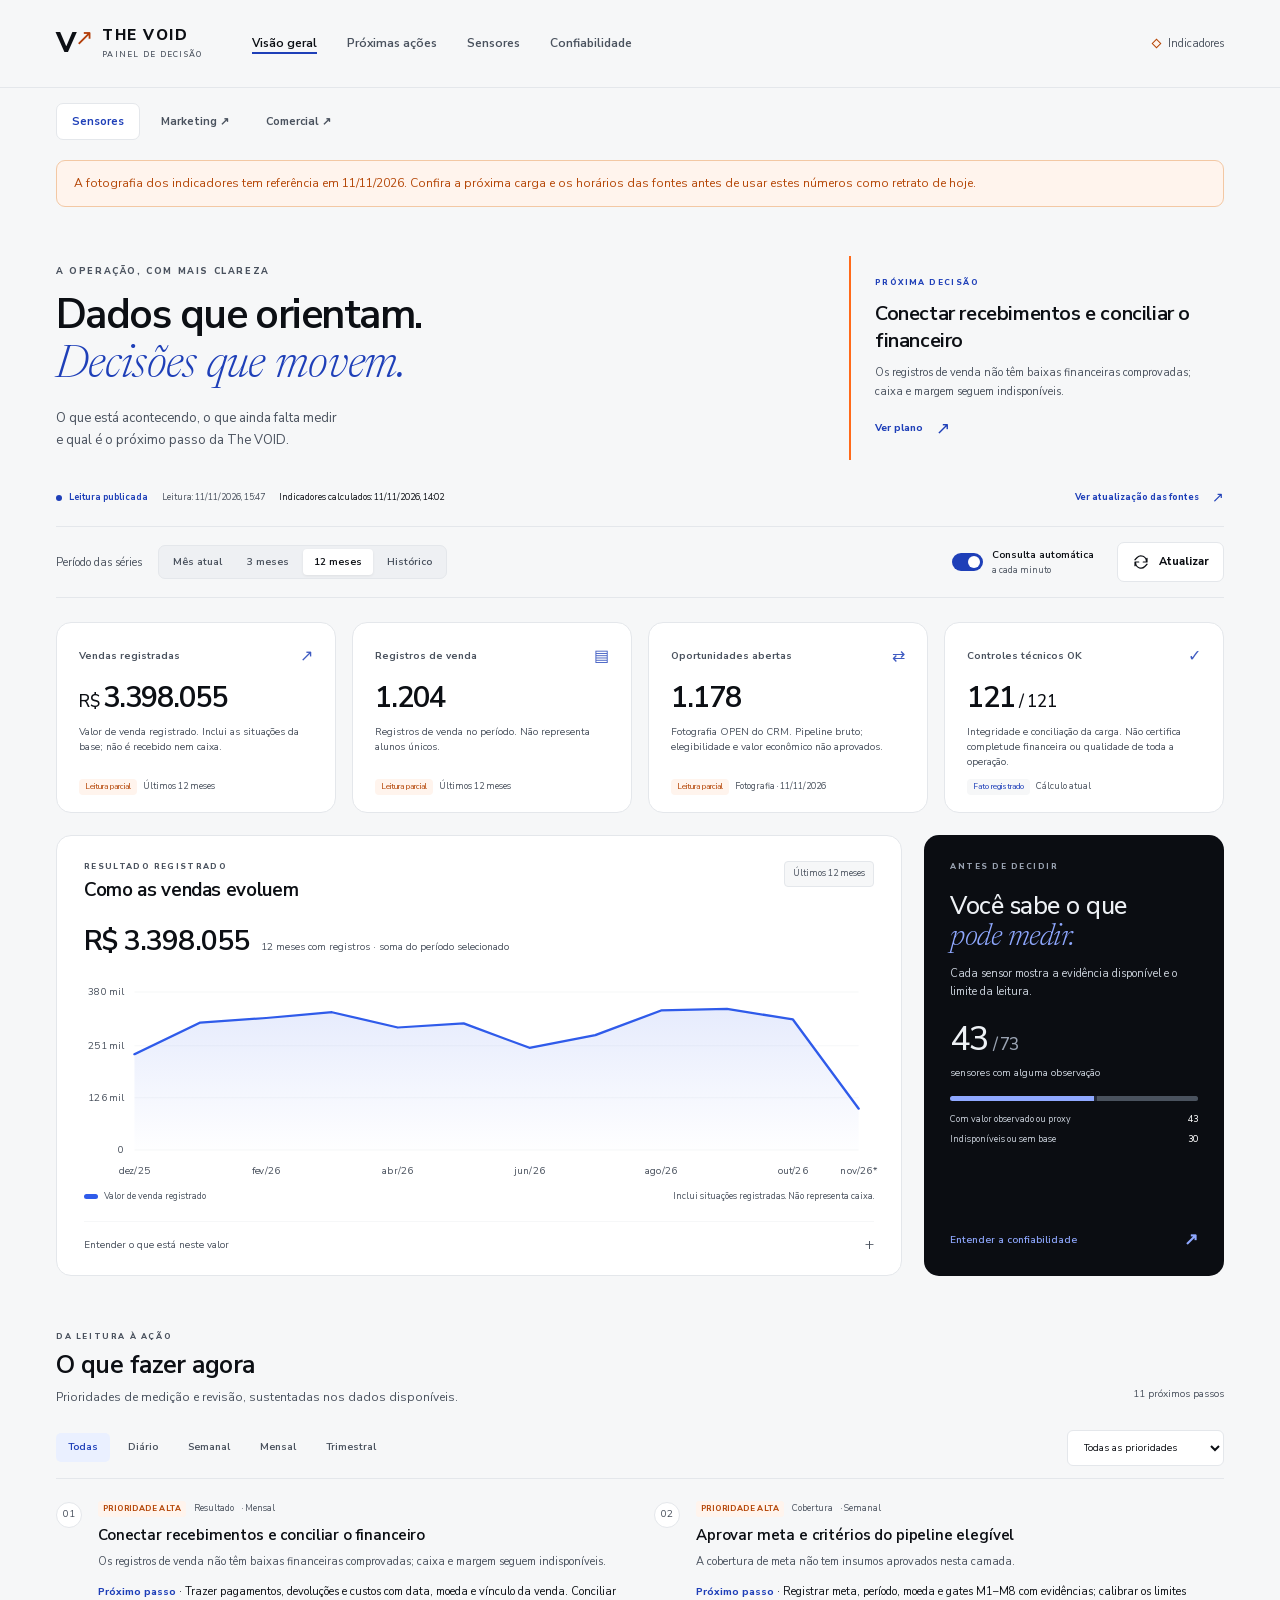
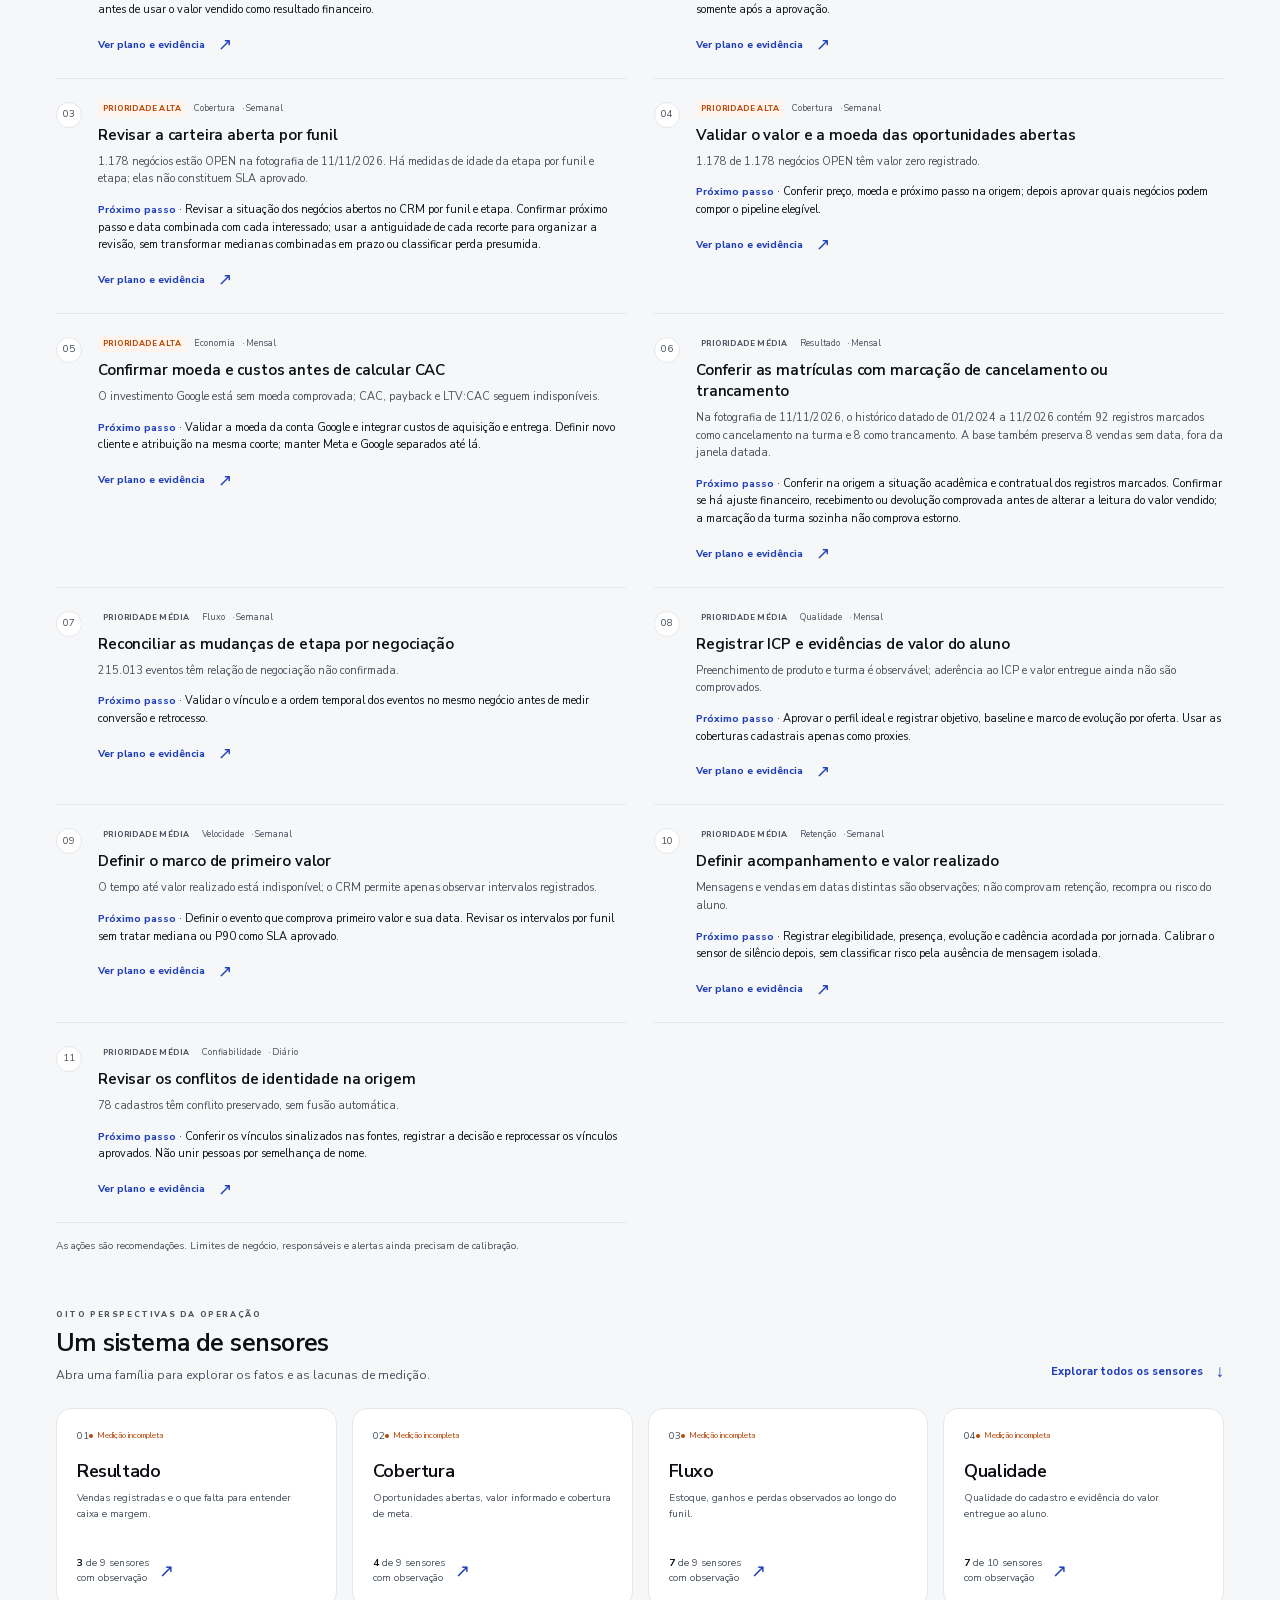
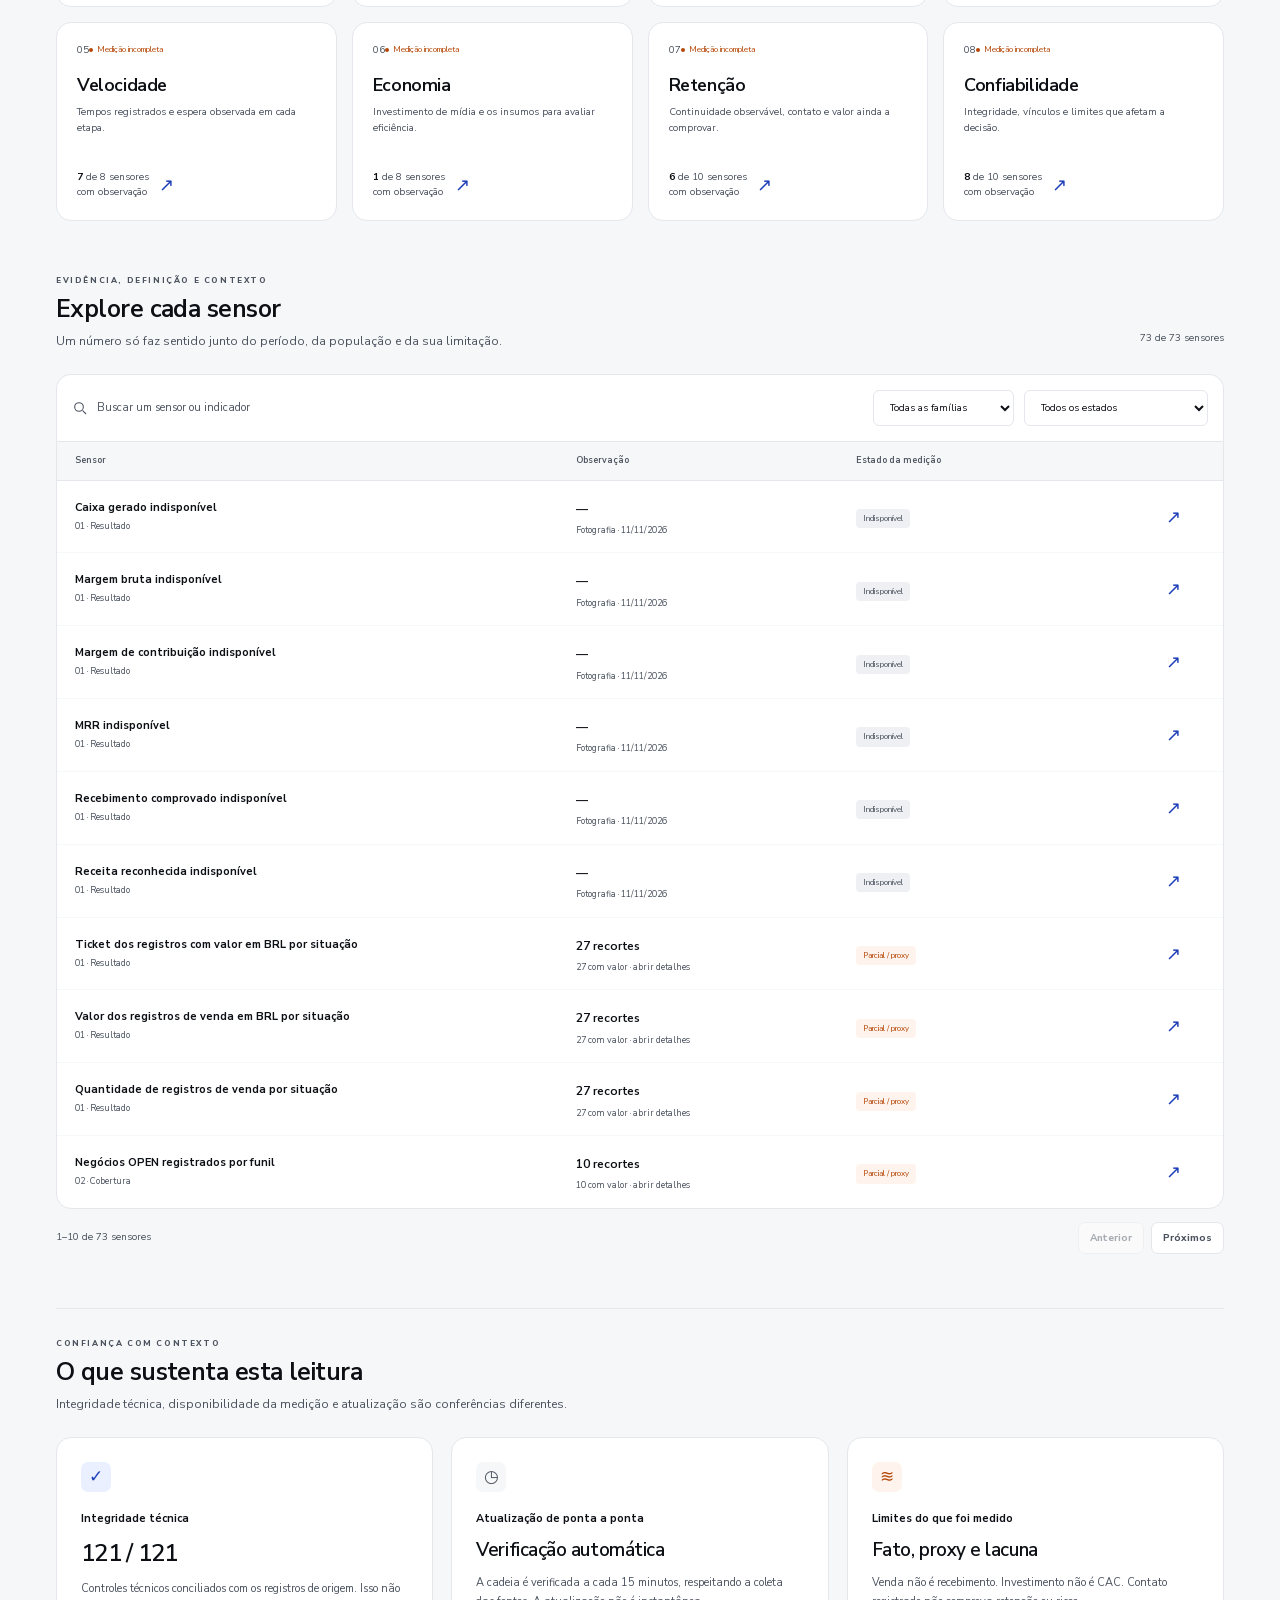
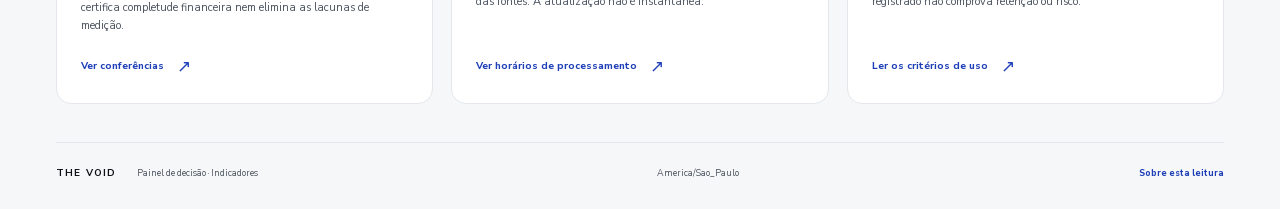
<file: sistema/sensores/index.html>
<!doctype html>
<html lang="pt-BR">
<head>
  <meta charset="utf-8">
  <meta name="viewport" content="width=device-width, initial-scale=1">
  <meta name="theme-color" content="#F6F7F8">
  <meta name="description" content="Sensores de decisão da The VOID. Resultados registrados, qualidade da medição e próximos passos, com indicadores consolidados.">
  <title>The VOID · Painel de decisão</title>
  <link rel="preload" href="assets/nunito-sans-latin.woff2?v=39184f4d011106f5" as="font" type="font/woff2" crossorigin>
  <link rel="stylesheet" href="styles.css?v=083aff4f26546953">
  <link rel="stylesheet" href="analise.css?v=978f69e9bc466012">
  <script src="config.js?v=ccf1ba7c773bac73"></script>
  <script src="app.js?v=ae14c319c12665f7" defer></script>
</head>
<body>
  <a class="skip-link" href="#principal">Ir para o conteúdo</a>
  <header class="topbar">
    <a class="wordmark" href="#visao" aria-label="The VOID, início"><span class="brand-symbol" aria-hidden="true">V<span>↗</span></span><span>THE VOID<small>PAINEL DE DECISÃO</small></span></a>
    <nav class="main-nav" aria-label="Navegação do painel">
      <a class="active" href="#visao">Visão geral</a><a href="#acoes">Próximas ações</a><a href="#sensores">Sensores</a><a href="#confiabilidade">Confiabilidade</a>
    </nav>
    <span class="layer-label"><i aria-hidden="true"></i> Indicadores</span>
  </header>

  <nav class="module-switch" aria-label="Áreas de análise"><a href="index.html" aria-current="page">Sensores</a><a href="marketing.html">Marketing ↗</a><a href="comercial.html">Comercial ↗</a></nav>

  <main id="principal">
    <div id="connection-alert" class="connection-alert" role="status" hidden></div>
    <section id="visao" class="hero" aria-labelledby="page-title">
      <div class="hero-copy"><p class="eyebrow">A OPERAÇÃO, COM MAIS CLAREZA</p><h1 id="page-title">Dados que orientam.<br><em>Decisões que movem.</em></h1><p class="hero-description">O que está acontecendo, o que ainda falta medir<br class="desktop-only"> e qual é o próximo passo da The VOID.</p></div>
      <aside id="hero-priority" class="hero-priority" aria-label="Próxima decisão"><p class="eyebrow">PRÓXIMA DECISÃO</p><h2 id="hero-action-title">O próximo passo começa na evidência.</h2><p id="hero-action-fact">Consultando os sensores para organizar a próxima revisão.</p><button type="button" class="text-button" id="hero-action-open" disabled>Ver plano <span aria-hidden="true">↗</span></button></aside>
    </section>
    <div class="hero-meta"><span id="connection-status" class="connection-status"><i aria-hidden="true"></i> Consultando dados</span><p id="read-time">Consultando os indicadores…</p><p id="gold-time">Cálculo: aguardando leitura</p><button type="button" class="text-button" id="freshness-open">Ver atualização das fontes <span aria-hidden="true">↗</span></button></div>

    <section class="toolbar" aria-label="Período e atualização">
      <div class="period-control"><span class="control-label">Período das séries</span><div class="segmented" role="group" aria-label="Período das séries mensais"><button data-period="month" type="button">Mês atual</button><button data-period="3m" type="button">3 meses</button><button data-period="12m" type="button" aria-pressed="true" class="selected">12 meses</button><button data-period="all" type="button">Histórico</button></div></div>
      <div class="refresh-controls"><button id="auto-toggle" class="auto-toggle" type="button" aria-pressed="true"><span class="toggle-track" aria-hidden="true"><span></span></span><span>Consulta automática <small>a cada minuto</small></span></button><button id="refresh-button" class="button button-secondary" type="button"><svg viewBox="0 0 24 24" aria-hidden="true"><path d="M20 7v5h-5M4 17v-5h5M19.2 11a7.2 7.2 0 0 0-12.3-5L4 9m16 6-2.9 3A7.2 7.2 0 0 1 4.8 13"/></svg><span>Atualizar</span></button></div>
    </section>

    <div id="headline-kpis" class="headline-grid" aria-live="polite"><div class="loading-block">Carregando os indicadores disponíveis…</div></div>

    <section class="overview-grid" aria-label="Evolução e capacidade de decisão">
      <article class="panel revenue-panel"><div class="panel-heading"><div><p class="eyebrow">RESULTADO REGISTRADO</p><h2>Como as vendas evoluem</h2></div><span id="chart-period" class="subtle-tag">Últimos 12 meses</span></div><div class="chart-summary"><strong id="revenue-total">—</strong><span id="revenue-caption">Aguardando leitura</span></div><div id="revenue-chart" class="revenue-chart" aria-live="polite"></div><div class="chart-legend"><span><i class="legend-dot"></i>Valor de venda registrado</span><span class="chart-note">Inclui situações registradas. Não representa caixa.</span></div><details class="chart-disclosure"><summary>Entender o que está neste valor</summary><p id="revenue-disclosure">Aguardando leitura dos indicadores.</p></details></article>
      <aside class="measurement-panel"><p class="eyebrow">ANTES DE DECIDIR</p><h2>Você sabe o que<br><em>pode medir.</em></h2><p class="measurement-intro">Cada sensor mostra a evidência disponível e o limite da leitura.</p><div id="measurement-summary" class="measurement-summary"><strong>—<small>sensores com observação</small></strong></div><div id="coverage-bar" class="coverage-bar" aria-hidden="true"></div><div id="measurement-legend" class="measurement-legend"></div><a href="#confiabilidade" class="measurement-link">Entender a confiabilidade <span aria-hidden="true">↗</span></a></aside>
    </section>

    <section id="acoes" class="actions-section" aria-labelledby="actions-title"><div class="section-heading"><div><p class="eyebrow">DA LEITURA À AÇÃO</p><h2 id="actions-title">O que fazer agora</h2><p>Prioridades de medição e revisão, sustentadas nos dados disponíveis.</p></div><span id="actions-count" class="count-label">— próximos passos</span></div><div class="action-filters"><div id="cadence-filters" class="filter-tabs" role="group" aria-label="Filtrar ações por cadência"><button type="button" data-cadence="all" class="active" aria-pressed="true">Todas</button><button type="button" data-cadence="diario">Diário</button><button type="button" data-cadence="semanal">Semanal</button><button type="button" data-cadence="mensal">Mensal</button><button type="button" data-cadence="trimestral">Trimestral</button></div><label class="select-label"><span class="sr-only">Prioridade da ação</span><select id="action-priority"><option value="all">Todas as prioridades</option><option value="alta">Prioridade alta</option><option value="media">Prioridade média</option><option value="baixa">Prioridade baixa</option></select></label></div><div id="action-list" class="action-list" aria-live="polite"><div class="empty-state">Os próximos passos aparecerão após a leitura dos sensores.</div></div><p class="section-footnote">As ações são recomendações. Limites de negócio, responsáveis e alertas ainda precisam de calibração.</p></section>

    <section id="familias" class="families-section" aria-labelledby="families-title"><div class="section-heading"><div><p class="eyebrow">OITO PERSPECTIVAS DA OPERAÇÃO</p><h2 id="families-title">Um sistema de sensores</h2><p>Abra uma família para explorar os fatos e as lacunas de medição.</p></div><a href="#sensores" class="text-button">Explorar todos os sensores <span aria-hidden="true">↓</span></a></div><div id="family-grid" class="family-grid"></div></section>

    <section id="sensores" class="sensor-section" aria-labelledby="sensors-title"><div class="section-heading"><div><p class="eyebrow">EVIDÊNCIA, DEFINIÇÃO E CONTEXTO</p><h2 id="sensors-title">Explore cada sensor</h2><p>Um número só faz sentido junto do período, da população e da sua limitação.</p></div><span id="sensor-count" class="count-label">— sensores</span></div><div class="sensor-filters"><label class="search-field"><svg viewBox="0 0 24 24" aria-hidden="true"><circle cx="10.5" cy="10.5" r="6.5"/><path d="m16 16 5 5"/></svg><span class="sr-only">Buscar sensor</span><input id="sensor-search" type="search" placeholder="Buscar um sensor ou indicador" autocomplete="off"></label><label><span class="sr-only">Família do sensor</span><select id="sensor-family"><option value="all">Todas as famílias</option></select></label><label><span class="sr-only">Estado do cálculo</span><select id="sensor-status"><option value="all">Todos os estados</option><option value="calculado">Calculado</option><option value="parcial">Observação parcial / proxy</option><option value="indisponivel">Sem medição disponível</option></select></label><button id="clear-filters" class="text-button" type="button" hidden>Limpar filtros</button></div><div class="sensor-table-wrap"><table class="sensor-table"><thead><tr><th scope="col">Sensor</th><th scope="col">Observação</th><th scope="col">Estado da medição</th><th scope="col"><span class="sr-only">Detalhes</span></th></tr></thead><tbody id="sensor-rows"></tbody></table><div id="sensor-empty" class="empty-state" hidden>Nenhum sensor corresponde a esses filtros.</div></div><div class="sensor-pagination"><span id="sensor-page-label"></span><div><button id="sensor-previous" class="button button-small button-secondary" type="button">Anterior</button><button id="sensor-next" class="button button-small button-secondary" type="button">Próximos</button></div></div></section>

    <section id="confiabilidade" class="trust-section" aria-labelledby="trust-title"><div class="section-heading"><div><p class="eyebrow">CONFIANÇA COM CONTEXTO</p><h2 id="trust-title">O que sustenta esta leitura</h2><p>Integridade técnica, disponibilidade da medição e atualização são conferências diferentes.</p></div></div><div class="trust-grid"><article class="panel trust-card"><span class="trust-icon" aria-hidden="true">✓</span><h3>Integridade técnica</h3><strong id="technical-score">—</strong><p id="technical-caption">Aguardando controles da base de indicadores.</p><button id="controls-open" type="button" class="text-button">Ver conferências <span aria-hidden="true">↗</span></button></article><article class="panel trust-card"><span class="trust-icon neutral" aria-hidden="true">◷</span><h3>Atualização de ponta a ponta</h3><strong class="trust-text" id="pipeline-mode">Processamento manual</strong><p id="pipeline-caption">O painel consulta os indicadores automaticamente. Isso não demonstra sincronização instantânea das fontes.</p><button id="sources-open" type="button" class="text-button">Ver horários de processamento <span aria-hidden="true">↗</span></button></article><article class="panel trust-card"><span class="trust-icon amber" aria-hidden="true">≋</span><h3>Limites do que foi medido</h3><strong class="trust-text">Fato, proxy e lacuna</strong><p>Venda não é recebimento. Investimento não é CAC. Contato registrado não comprova retenção ou risco.</p><button id="limits-open" type="button" class="text-button">Ler os critérios de uso <span aria-hidden="true">↗</span></button></article></div></section>
    <footer class="footer"><p><strong>THE VOID</strong><span>Painel de decisão · Indicadores</span></p><span>America/Sao_Paulo</span><button id="about-open" class="text-button" type="button">Sobre esta leitura</button></footer>
  </main>
  <dialog id="detail-dialog" class="detail-dialog" aria-labelledby="dialog-title"><div class="dialog-shell"><header class="dialog-header"><span id="dialog-eyebrow" class="eyebrow">DETALHE DO SENSOR</span><button id="dialog-close" class="icon-button" type="button" aria-label="Fechar detalhes">×</button></header><div id="dialog-content"></div></div></dialog>
  <div id="toast" class="toast" role="status" hidden></div>
</body>
</html>
</file>
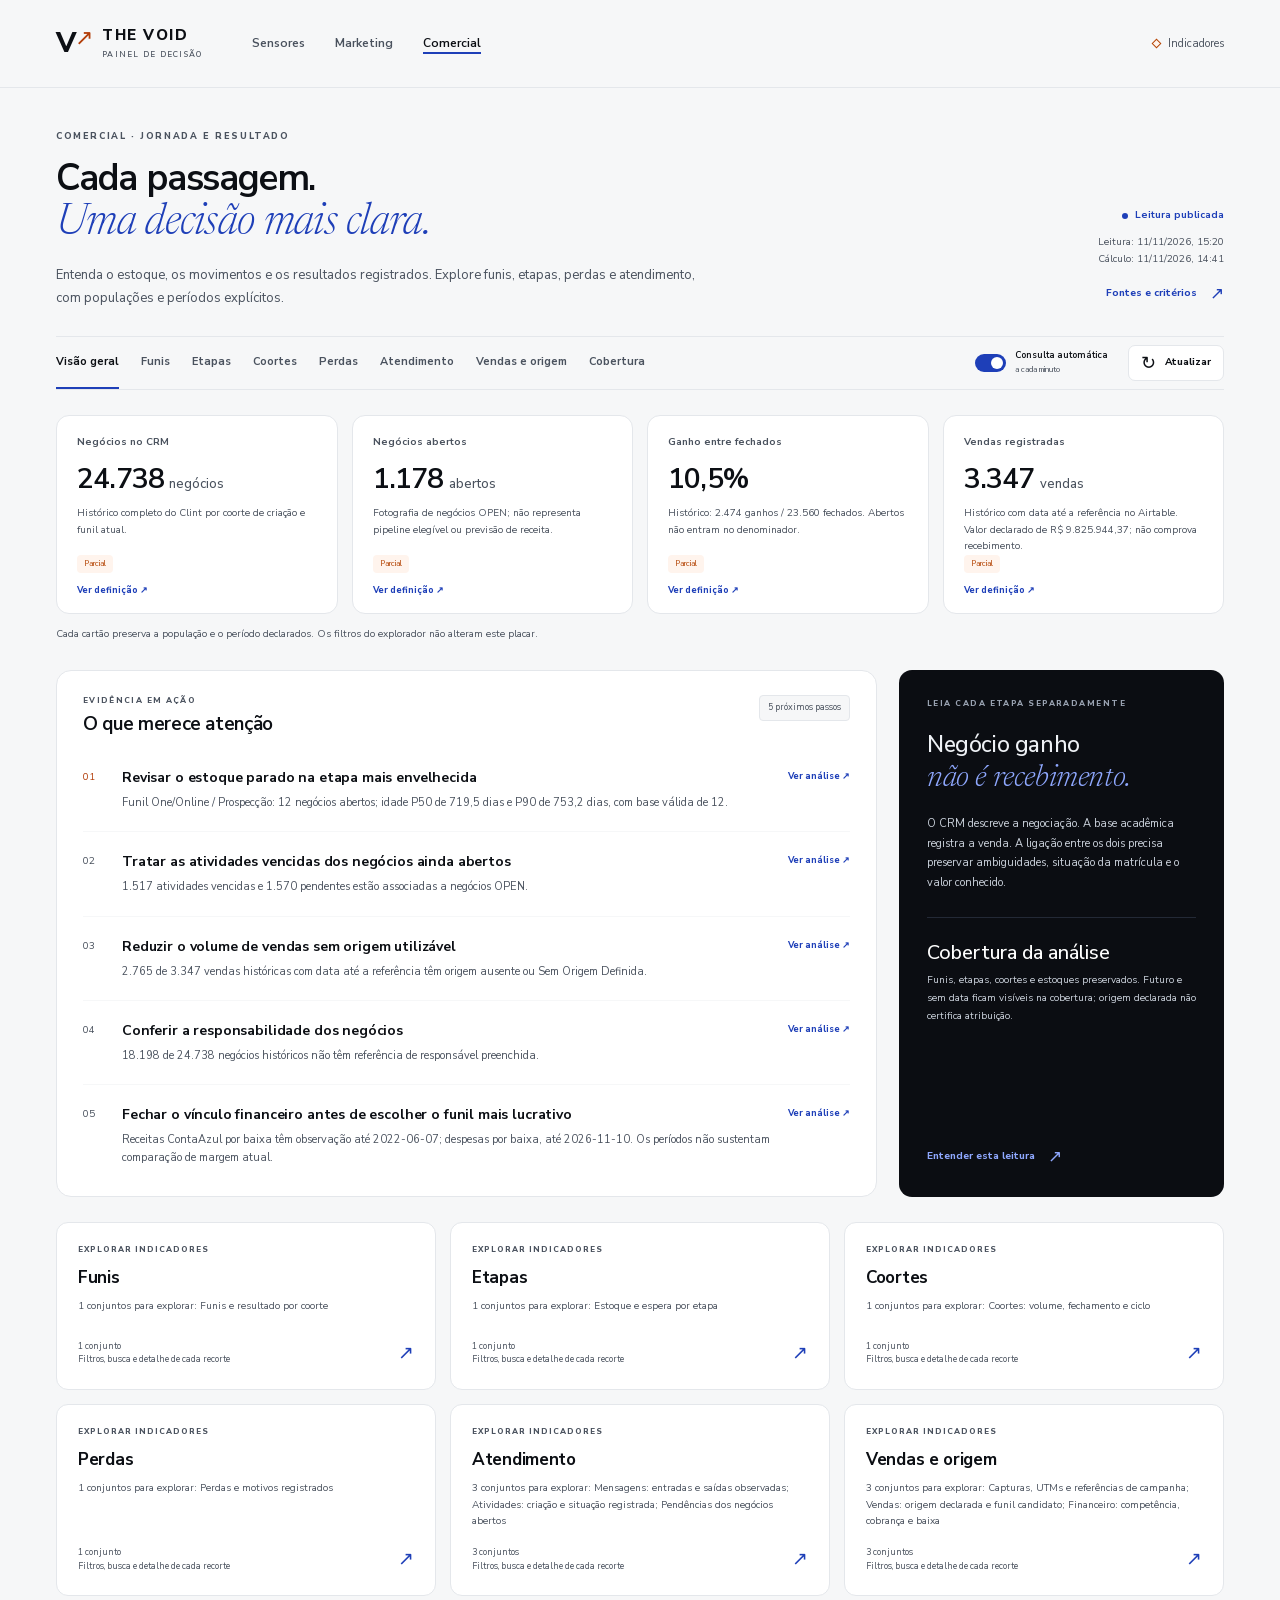
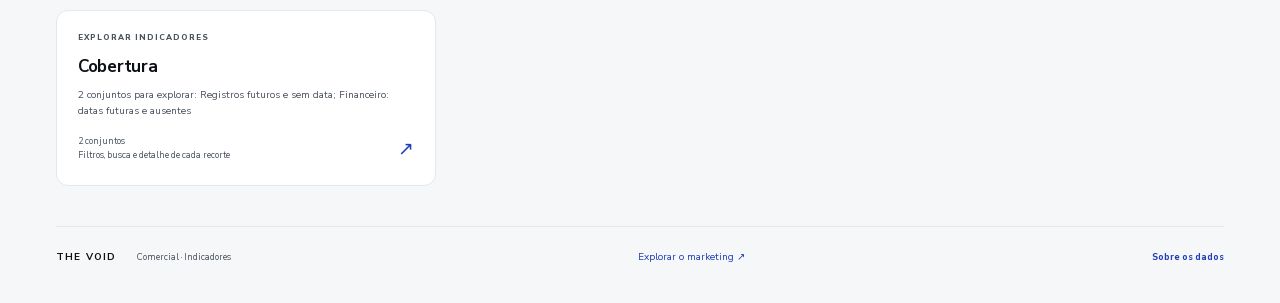
<file: sistema/sensores/comercial.html>
<!doctype html>
<html lang="pt-BR" data-area="comercial">
<head>
  <meta charset="utf-8">
  <meta name="viewport" content="width=device-width, initial-scale=1">
  <meta name="theme-color" content="#F6F7F8">
  <meta name="description" content="Análise comercial da The VOID: funis, etapas, coortes, perdas, atendimento e vendas com origem e populações explícitas.">
  <title>The VOID · Comercial</title>
  <link rel="preload" href="assets/nunito-sans-latin.woff2?v=39184f4d011106f5" as="font" type="font/woff2" crossorigin>
  <link rel="stylesheet" href="styles.css?v=083aff4f26546953">
  <link rel="stylesheet" href="analise.css?v=978f69e9bc466012">
  <script src="config.js?v=ccf1ba7c773bac73"></script>
  <script src="analise.js?v=2800ff84d5f8800d" defer></script>
</head>
<body class="analysis-page">
  <a class="skip-link" href="#principal">Ir para a análise</a>
  <header class="topbar analysis-topbar">
    <a class="wordmark" href="index.html" aria-label="The VOID, painel de decisão"><span class="brand-symbol" aria-hidden="true">V<span>↗</span></span><span>THE VOID<small>PAINEL DE DECISÃO</small></span></a>
    <nav class="main-nav" aria-label="Áreas de análise"><a href="index.html">Sensores</a><a href="marketing.html">Marketing</a><a href="comercial.html" class="active" aria-current="page">Comercial</a></nav>
    <span class="layer-label"><i aria-hidden="true"></i> Indicadores</span>
  </header>
  <main id="principal" class="analysis-main">
    <div id="analysis-alert" class="connection-alert" role="status" hidden></div>
    <section class="analysis-hero" aria-labelledby="analysis-title">
      <div><p class="eyebrow">COMERCIAL · JORNADA E RESULTADO</p><h1 id="analysis-title">Cada passagem.<br><em>Uma decisão mais clara.</em></h1><p class="analysis-intro">Entenda o estoque, os movimentos e os resultados registrados. Explore funis, etapas, perdas e atendimento, com populações e períodos explícitos.</p></div>
      <aside class="analysis-reading"><span id="analysis-state" class="connection-status"><i aria-hidden="true"></i> Consultando dados</span><p id="analysis-updated">Aguardando os indicadores…</p><button id="sources-button" type="button" class="text-button">Fontes e critérios <span aria-hidden="true">↗</span></button></aside>
    </section>
    <section id="analysis-command" class="analysis-command" aria-label="Atualização e navegação da análise">
      <nav id="analysis-tabs" class="analysis-tabs" role="tablist" aria-label="Análises comerciais"></nav>
      <div class="analysis-refresh"><button id="analysis-auto" class="auto-toggle" type="button" aria-pressed="true"><span class="toggle-track" aria-hidden="true"><span></span></span><span>Consulta automática<small>a cada minuto</small></span></button><button id="analysis-refresh" class="button button-secondary" type="button"><span aria-hidden="true">↻</span> Atualizar</button></div>
    </section>
    <div id="analysis-summary" class="analysis-summary"><div class="loading-block">As métricas aparecerão após a leitura validada dos dados.</div></div>
    <p id="summary-scope" class="analysis-scope"></p>
    <section id="analysis-overview" role="tabpanel" aria-labelledby="tab-overview" aria-label="Leitura executiva"><div class="analysis-overview-grid"><article class="panel analysis-opportunities"><div class="panel-heading"><div><p class="eyebrow">EVIDÊNCIA EM AÇÃO</p><h2>O que merece atenção</h2></div><span id="analysis-actions-count" class="subtle-tag">— próximos passos</span></div><div id="analysis-actions" class="analysis-action-list"></div></article><aside class="analysis-context"><p class="eyebrow">LEIA CADA ETAPA SEPARADAMENTE</p><h2>Negócio ganho<br><em>não é recebimento.</em></h2><p>O CRM descreve a negociação. A base acadêmica registra a venda. A ligação entre os dois precisa preservar ambiguidades, situação da matrícula e o valor conhecido.</p><div id="coverage-summary" class="analysis-coverage"></div><button id="criteria-button" type="button" class="text-button">Entender esta leitura <span aria-hidden="true">↗</span></button></aside></div><div id="overview-datasets" class="overview-datasets"></div></section>
    <section id="analysis-explorer" role="tabpanel" class="analysis-explorer" aria-labelledby="explorer-title" hidden>
      <div class="analysis-section-heading"><div><p id="section-eyebrow" class="eyebrow">EXPLORAR OS DADOS</p><h2 id="explorer-title">Análise detalhada</h2><p id="explorer-description"></p></div><div class="analysis-heading-actions"><button id="section-definition" class="text-button" type="button">Como interpretar <span aria-hidden="true">↗</span></button><button id="export-csv" class="button button-secondary button-small" type="button">Exportar recorte <span aria-hidden="true">↓</span></button></div></div>
      <div id="dataset-picker-wrap" class="dataset-picker-wrap" hidden><label for="dataset-picker">Conjunto de dados</label><select id="dataset-picker"></select></div>
      <div id="section-notice" class="analysis-section-notice" hidden></div>
      <div id="section-chart" class="analysis-chart panel" hidden></div>
      <div class="analysis-filterbar"><label class="analysis-search"><svg viewBox="0 0 24 24" aria-hidden="true"><circle cx="10.5" cy="10.5" r="6.5"/><path d="m16 16 5 5"/></svg><span class="sr-only">Buscar neste conjunto</span><input id="table-search" type="search" placeholder="Buscar funil, etapa, origem…" autocomplete="off"></label><div class="analysis-period"><label for="period-select" class="sr-only">Período da análise</label><select id="period-select"><option value="all">Histórico disponível</option><option value="30d">Últimos 30 dias</option><option value="90d">Últimos 90 dias</option><option value="12m">Últimos 12 meses</option><option value="custom">Período personalizado</option></select><div id="custom-dates" class="custom-dates" hidden><label><span class="sr-only">Data inicial</span><input id="date-from" type="date"></label><span aria-hidden="true">a</span><label><span class="sr-only">Data final</span><input id="date-to" type="date"></label></div></div><button id="reset-filters" class="text-button" type="button" hidden>Limpar filtros</button></div>
      <div id="dimension-filters" class="dimension-filters"></div><div class="analysis-table-meta"><span id="table-population">—</span><span id="table-grain"></span></div>
      <div class="analysis-table-wrap"><table id="analysis-table" class="analysis-table"><thead id="analysis-table-head"></thead><tbody id="analysis-table-body"></tbody></table><div id="analysis-empty" class="analysis-empty" hidden></div></div>
      <div class="analysis-pagination"><span id="pagination-label"></span><label class="page-size"><span>Linhas por página</span><select id="page-size"><option value="20">20</option><option value="50">50</option><option value="100">100</option></select></label><div><button id="page-prev" class="button button-secondary button-small" type="button">Anterior</button><button id="page-next" class="button button-secondary button-small" type="button">Próximas</button></div></div>
      <p id="table-footnote" class="analysis-footnote"></p>
    </section>
    <footer class="footer analysis-footer"><p><strong>THE VOID</strong><span>Comercial · Indicadores</span></p><a href="marketing.html">Explorar o marketing ↗</a><button id="about-analysis" class="text-button" type="button">Sobre os dados</button></footer>
  </main>
  <dialog id="analysis-dialog" class="detail-dialog analysis-dialog" aria-labelledby="dialog-title"><div class="dialog-shell"><header class="dialog-header"><span id="dialog-eyebrow" class="eyebrow">EVIDÊNCIA E CONTEXTO</span><button id="analysis-dialog-close" class="icon-button" type="button" aria-label="Fechar detalhes">×</button></header><div id="analysis-dialog-content"></div></div></dialog>
  <div id="analysis-toast" class="toast" role="status" hidden></div>
</body>
</html>
</file>
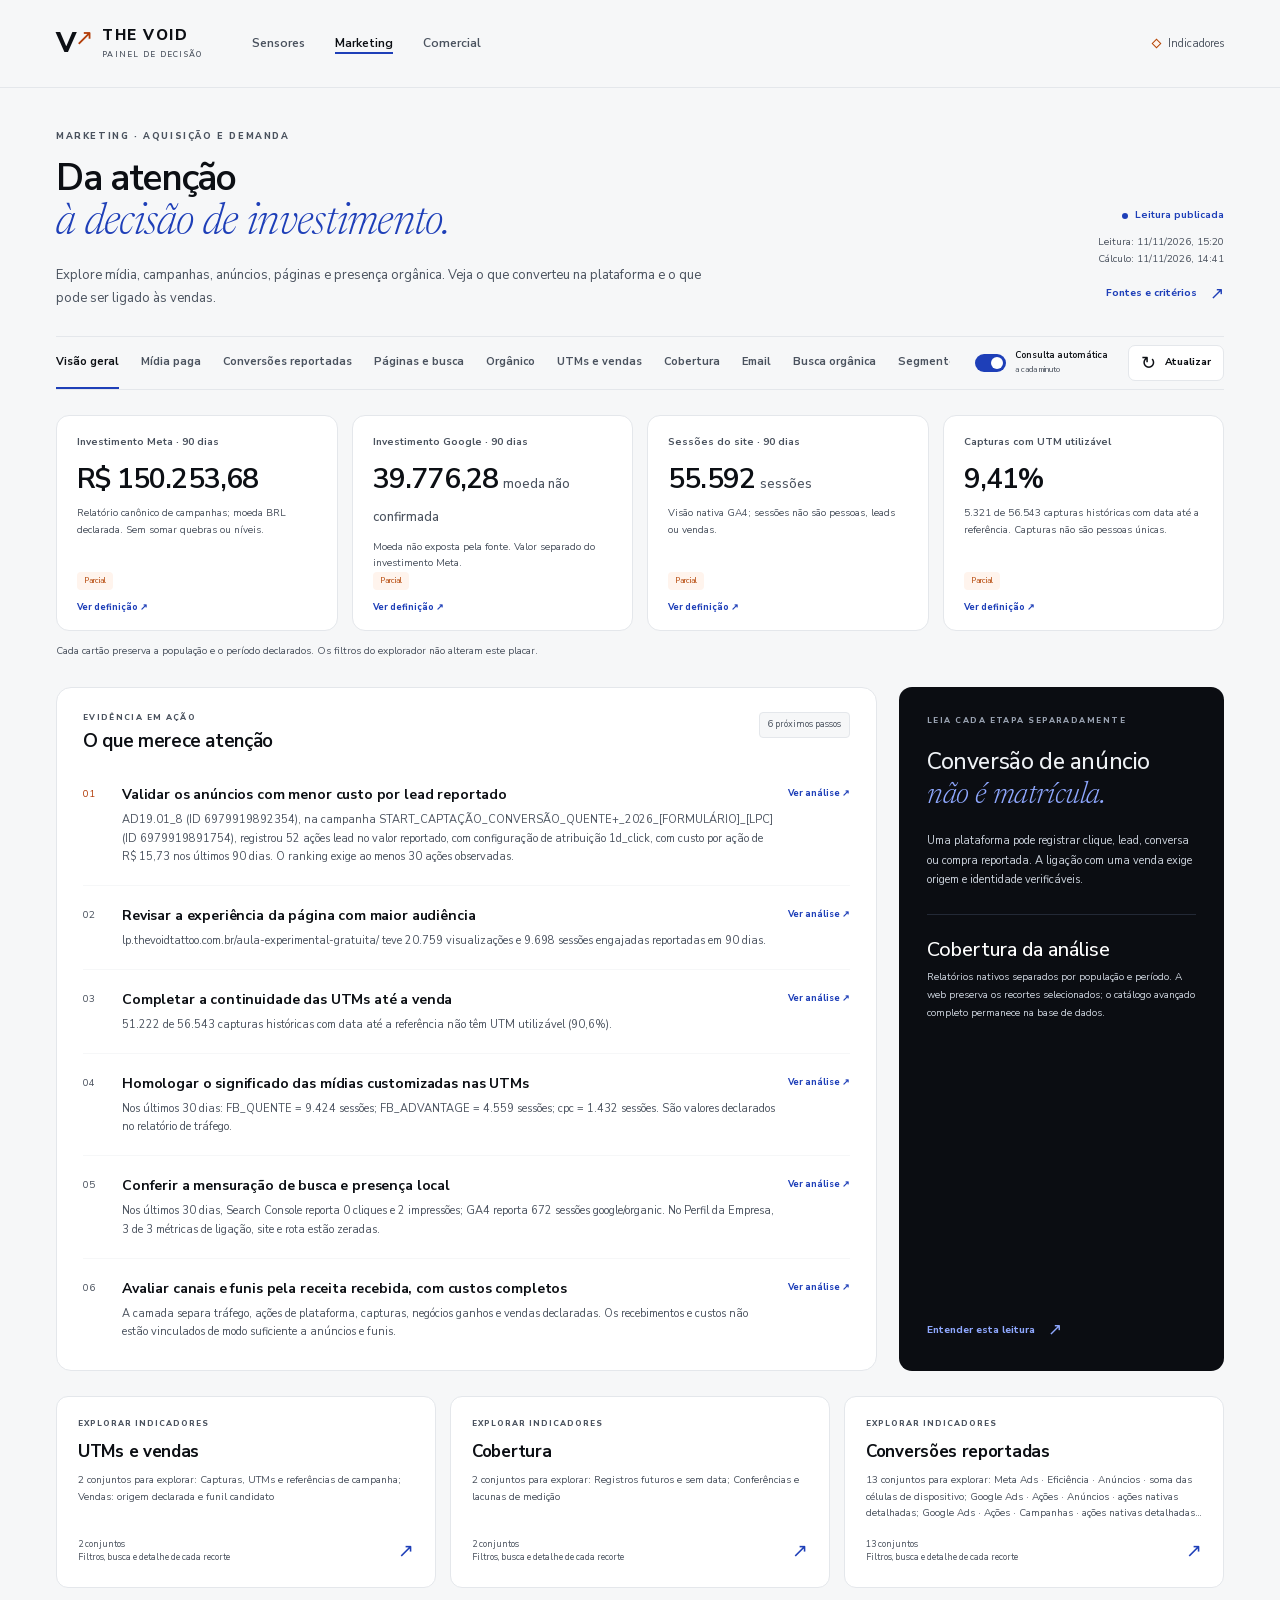
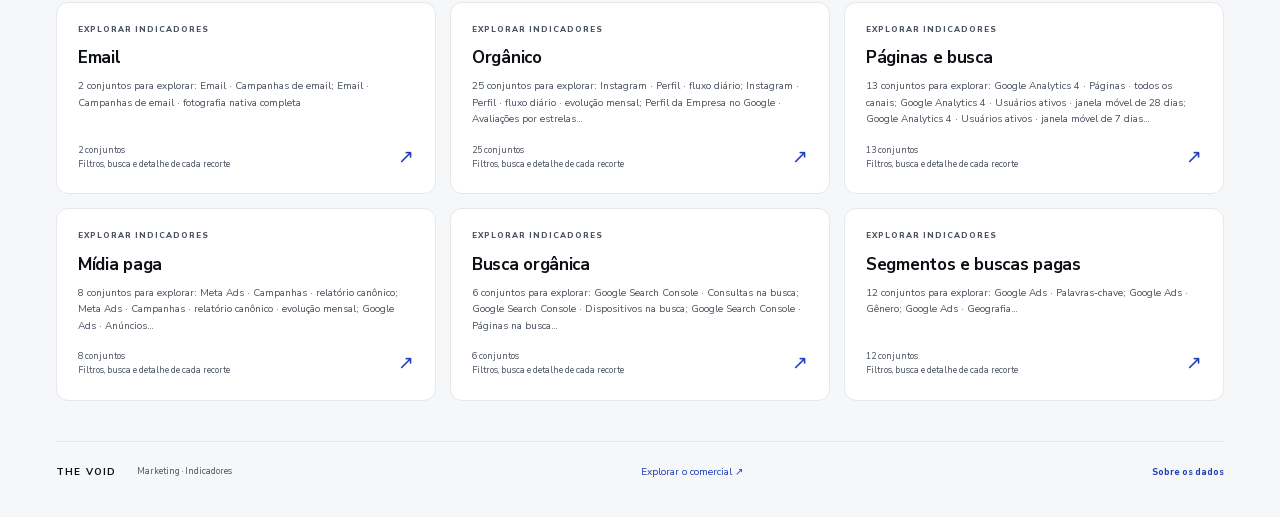
<file: sistema/sensores/marketing.html>
<!doctype html>
<html lang="pt-BR" data-area="marketing">
<head>
  <meta charset="utf-8">
  <meta name="viewport" content="width=device-width, initial-scale=1">
  <meta name="theme-color" content="#F6F7F8">
  <meta name="description" content="Análise de marketing da The VOID: mídia, campanhas, anúncios, páginas, orgânico e rastreabilidade com fontes e limites explícitos.">
  <title>The VOID · Marketing</title>
  <link rel="preload" href="assets/nunito-sans-latin.woff2?v=39184f4d011106f5" as="font" type="font/woff2" crossorigin>
  <link rel="stylesheet" href="styles.css?v=083aff4f26546953">
  <link rel="stylesheet" href="analise.css?v=978f69e9bc466012">
  <script src="config.js?v=ccf1ba7c773bac73"></script>
  <script src="analise.js?v=2800ff84d5f8800d" defer></script>
</head>
<body class="analysis-page">
  <a class="skip-link" href="#principal">Ir para a análise</a>
  <header class="topbar analysis-topbar">
    <a class="wordmark" href="index.html" aria-label="The VOID, painel de decisão"><span class="brand-symbol" aria-hidden="true">V<span>↗</span></span><span>THE VOID<small>PAINEL DE DECISÃO</small></span></a>
    <nav class="main-nav" aria-label="Áreas de análise"><a href="index.html">Sensores</a><a href="marketing.html" class="active" aria-current="page">Marketing</a><a href="comercial.html">Comercial</a></nav>
    <span class="layer-label"><i aria-hidden="true"></i> Indicadores</span>
  </header>
  <main id="principal" class="analysis-main">
    <div id="analysis-alert" class="connection-alert" role="status" hidden></div>
    <section class="analysis-hero" aria-labelledby="analysis-title">
      <div><p class="eyebrow">MARKETING · AQUISIÇÃO E DEMANDA</p><h1 id="analysis-title">Da atenção<br><em>à decisão de investimento.</em></h1><p class="analysis-intro">Explore mídia, campanhas, anúncios, páginas e presença orgânica. Veja o que converteu na plataforma e o que pode ser ligado às vendas.</p></div>
      <aside class="analysis-reading"><span id="analysis-state" class="connection-status"><i aria-hidden="true"></i> Consultando dados</span><p id="analysis-updated">Aguardando os indicadores…</p><button id="sources-button" type="button" class="text-button">Fontes e critérios <span aria-hidden="true">↗</span></button></aside>
    </section>
    <section id="analysis-command" class="analysis-command" aria-label="Atualização e navegação da análise">
      <nav id="analysis-tabs" class="analysis-tabs" role="tablist" aria-label="Análises de marketing"></nav>
      <div class="analysis-refresh"><button id="analysis-auto" class="auto-toggle" type="button" aria-pressed="true"><span class="toggle-track" aria-hidden="true"><span></span></span><span>Consulta automática<small>a cada minuto</small></span></button><button id="analysis-refresh" class="button button-secondary" type="button"><span aria-hidden="true">↻</span> Atualizar</button></div>
    </section>
    <div id="analysis-summary" class="analysis-summary"><div class="loading-block">As métricas aparecerão após a leitura validada dos dados.</div></div>
    <p id="summary-scope" class="analysis-scope"></p>
    <section id="analysis-overview" role="tabpanel" aria-labelledby="tab-overview" aria-label="Leitura executiva"><div class="analysis-overview-grid"><article class="panel analysis-opportunities"><div class="panel-heading"><div><p class="eyebrow">EVIDÊNCIA EM AÇÃO</p><h2>O que merece atenção</h2></div><span id="analysis-actions-count" class="subtle-tag">— próximos passos</span></div><div id="analysis-actions" class="analysis-action-list"></div></article><aside class="analysis-context"><p class="eyebrow">LEIA CADA ETAPA SEPARADAMENTE</p><h2>Conversão de anúncio<br><em>não é matrícula.</em></h2><p>Uma plataforma pode registrar clique, lead, conversa ou compra reportada. A ligação com uma venda exige origem e identidade verificáveis.</p><div id="coverage-summary" class="analysis-coverage"></div><button id="criteria-button" type="button" class="text-button">Entender esta leitura <span aria-hidden="true">↗</span></button></aside></div><div id="overview-datasets" class="overview-datasets"></div></section>
    <section id="analysis-explorer" role="tabpanel" class="analysis-explorer" aria-labelledby="explorer-title" hidden>
      <div class="analysis-section-heading"><div><p id="section-eyebrow" class="eyebrow">EXPLORAR OS DADOS</p><h2 id="explorer-title">Análise detalhada</h2><p id="explorer-description"></p></div><div class="analysis-heading-actions"><button id="section-definition" class="text-button" type="button">Como interpretar <span aria-hidden="true">↗</span></button><button id="export-csv" class="button button-secondary button-small" type="button">Exportar recorte <span aria-hidden="true">↓</span></button></div></div>
      <div id="dataset-picker-wrap" class="dataset-picker-wrap" hidden><label for="dataset-picker">Conjunto de dados</label><select id="dataset-picker"></select></div>
      <div id="section-notice" class="analysis-section-notice" hidden></div>
      <div id="section-chart" class="analysis-chart panel" hidden></div>
      <div class="analysis-filterbar"><label class="analysis-search"><svg viewBox="0 0 24 24" aria-hidden="true"><circle cx="10.5" cy="10.5" r="6.5"/><path d="m16 16 5 5"/></svg><span class="sr-only">Buscar neste conjunto</span><input id="table-search" type="search" placeholder="Buscar campanha, anúncio, página…" autocomplete="off"></label><div class="analysis-period"><label for="period-select" class="sr-only">Período da análise</label><select id="period-select"><option value="all">Histórico disponível</option><option value="30d">Últimos 30 dias</option><option value="90d">Últimos 90 dias</option><option value="12m">Últimos 12 meses</option><option value="custom">Período personalizado</option></select><div id="custom-dates" class="custom-dates" hidden><label><span class="sr-only">Data inicial</span><input id="date-from" type="date"></label><span aria-hidden="true">a</span><label><span class="sr-only">Data final</span><input id="date-to" type="date"></label></div></div><button id="reset-filters" class="text-button" type="button" hidden>Limpar filtros</button></div>
      <div id="dimension-filters" class="dimension-filters"></div><div class="analysis-table-meta"><span id="table-population">—</span><span id="table-grain"></span></div>
      <div class="analysis-table-wrap"><table id="analysis-table" class="analysis-table"><thead id="analysis-table-head"></thead><tbody id="analysis-table-body"></tbody></table><div id="analysis-empty" class="analysis-empty" hidden></div></div>
      <div class="analysis-pagination"><span id="pagination-label"></span><label class="page-size"><span>Linhas por página</span><select id="page-size"><option value="20">20</option><option value="50">50</option><option value="100">100</option></select></label><div><button id="page-prev" class="button button-secondary button-small" type="button">Anterior</button><button id="page-next" class="button button-secondary button-small" type="button">Próximas</button></div></div>
      <p id="table-footnote" class="analysis-footnote"></p>
    </section>
    <footer class="footer analysis-footer"><p><strong>THE VOID</strong><span>Marketing · Indicadores</span></p><a href="comercial.html">Explorar o comercial ↗</a><button id="about-analysis" class="text-button" type="button">Sobre os dados</button></footer>
  </main>
  <dialog id="analysis-dialog" class="detail-dialog analysis-dialog" aria-labelledby="dialog-title"><div class="dialog-shell"><header class="dialog-header"><span id="dialog-eyebrow" class="eyebrow">EVIDÊNCIA E CONTEXTO</span><button id="analysis-dialog-close" class="icon-button" type="button" aria-label="Fechar detalhes">×</button></header><div id="analysis-dialog-content"></div></div></dialog>
  <div id="analysis-toast" class="toast" role="status" hidden></div>
</body>
</html>
</file>
<file: sistema/assets/sistema.css>
/* =====================================================================
   SISTEMA VOID · base visual compartilhada · v1 · 08/11/2026
   Páginas: hub (index.html), jornada/, mapa-do-funil/, playbook/, growai/.
   Guia de uso: paginas/COMPONENTES.md (interno, não publicado).

   CAMADA 1 · tokens Sala Escura v1: cópia exata do tokens.css da skill
   branding-the-void, o mesmo bloco que está no <style> do Plano M1 (m1/).
   Não edite a camada 1: mudança de token é na skill, depois aqui e no M1.

   CAMADA 2 · componentes do Sistema VOID (depois da linha CAMADA 2).
   Regras da camada 2: celular primeiro (390 px sem rolagem lateral);
   contraste AA com os pares conferidos (lista no COMPONENTES.md); corpo
   com 17 px no celular; só Google Fonts como recurso externo; nenhuma cor
   fora dos tokens; raio 0 ou 50%; nenhuma sombra; estado sempre com
   ícone e palavra; nada de overflow-x:hidden global.
   ===================================================================== */

/* =====================================================================
   THE VOID · tokens do sistema Sala Escura · v1 · 06/10/2026
   Fonte única: especificação do sistema Sala Escura v1, 06/10/2026 (documento de
   trabalho, fora deste repositório). Valores iguais a tokens.json.
   Fontes: carregar pelo link do Google Fonts publicado no manual (brand-book.html,
   bloco 17.2); este arquivo não declara @font-face. Contraste de todos os pares:
   brand-book.html, seção 14 (Contraste calculado).
   ===================================================================== */

:root{
  /* ---------- neutros: a sala e a luz ---------- */
  --nanquim:#000000;          /* logotipo preto oficial, base do selo Pro, barras de vídeo. Nunca campo */
  --sala:#181818;             /* o campo da marca */
  --bastidor:#212121;         /* cartão e painel sobre Sala, Barra de Turma */
  --coxia:#2B2B2B;            /* cartão ativo, campo de formulário, disco do selo Pro */
  --fio:#363636;              /* só linha no escuro */
  --chumbo:#474747;           /* faixa do selo Pro; texto forte no claro */
  --penumbra:#5F5F5C;         /* legenda no Modo Leitura */
  --fumaca:#898989;           /* auxiliar 14 px+ no escuro; borda de campo; linha no claro */
  --po:#B4B5B0;               /* apoio no escuro (8,61:1) */
  --cal:#DCDDD8;              /* corpo longo no escuro (13,00:1) */
  --cinza-100:#ECEDE7;        /* zebra e cabeçalho de tabela no Modo Leitura */
  --tela:#F8F9F4;             /* a luz: título e botão no escuro; campo do Modo Leitura */
  --branco:#FFFFFF;           /* só logotipo branco oficial e linhas dos selos */
  --nevoa:#C9D0D8;            /* acento frio do Pro; informação no escuro */
  --ardosia:#3F4E4F;          /* miolo do selo Pro; apoio no claro. Nunca texto sobre Sala */

  /* ---------- quentes: terracota ---------- */
  --terracota:#B25A32;        /* acento quente; selo Master; texto só 24 px+ */
  --terracota-viva:#C46039;   /* faixa do selo Master; alta luz do duotom Master */
  --terracota-funda:#8C4529;  /* link e filete no Modo Leitura */
  --terracota-luz:#DE8C66;    /* a única terracota de texto pequeno no escuro (6,81:1) */
  --terracota-noite:#4A2416;  /* cartela opcional do Master */

  /* ---------- quentes: terras (Start) e campos de produto ---------- */
  --areia:#DBC5A3;            /* destaque no escuro; anel de foco */
  --campo-start:#B5966B;      /* campo do Start (S31): texto Sala, logotipo branco */
  --caramelo:#AE8A64;         /* grafismo do Start sobre Sala */
  --ouro-velho:#93693B;       /* base do selo Start; grafismo e barra do Start */
  --ouro-fundo:#734120;       /* faixa do selo Start; texto do Start no claro */
  --campo-master:#76432B;     /* campo do Master (S31): texto Tela, logotipo branco */
  --couro:#6C4327;            /* superfície quente secundária */
  --cafe:#412919;             /* sombra do duotom Start */
  --duotom-master-sombra:#21130C;

  /* ---------- estados (sempre com ícone e palavra) ---------- */
  --sucesso:#9DB79B;  --sucesso-claro:#3E6A4B;
  --atencao:#DBC5A3;  --atencao-claro:#7A5418;
  --erro:#EF8A80;     --erro-claro:#A8322C;
  --info:#C9D0D8;     --info-claro:#3F4E4F;

  /* ---------- véu sobre foto (pior pixel branco) ---------- */
  --veu:rgb(24 24 24 / .70);        /* padrão: Tela 6,22:1 */
  --veu-minimo:rgb(24 24 24 / .62); /* sob texto abaixo de 24 px: 4,68:1 */
  --veu-titulo:rgb(24 24 24 / .55); /* só título 24 px+: 3,73:1 */
  --veu-legenda:rgb(24 24 24 / .75);/* caixa de legenda de vídeo: 7,39:1 */

  /* ---------- tema por produto (troca com [data-estacao]) ---------- */
  --estacao-destaque:var(--areia);
  --estacao-grafismo:rgb(248 249 244 / .32);
  --estacao-seta:var(--sala);
  --estacao-campo:var(--sala);
  --estacao-campo-texto:var(--tela);

  /* ---------- tipografia ---------- */
  --font-letreiro:"Archivo","Arial Narrow",Arial,sans-serif;
  --font-off:"Alga","Newsreader",Georgia,serif;
  --font-texto:"Nunito Sans",Arial,sans-serif;
  --wdth-filme:112; --wdth-secao:100; --wdth-credito:125; --wdth-estreito:68; --wdth-numeral:75; --wdth-botao:106;
  --fs-filme:96px; --fs-secao:56px; --fs-sub:32px; --fs-inter:22px; --fs-off:44px;
  --fs-chamada:22px; --fs-corpo:18px; --fs-apoio:15px; --fs-legenda:13px; --fs-credito:12px;
  --fs-numeral:80px; --fs-botao:16px;
  --lh-corpo:1.65; --lh-apoio:1.5;
  --ls-filme:-.02em; --ls-secao:-.012em; --ls-credito:.18em; --ls-botao:.06em;

  /* ---------- espaço, grade, forma ---------- */
  --e-1:4px; --e-2:8px; --e-3:12px; --e-4:16px; --e-5:24px; --e-6:32px; --e-7:48px; --e-8:64px; --e-9:96px; --e-10:128px; --e-11:192px;
  --conteudo:1200px; --coluna-leitura:680px; --margem:64px; --medianiz:24px;
  --raio:0; --raio-circulo:50%; --raio-pilula:999px;  /* pílula: só a Assinatura do Pro */
  --foco:2px solid var(--areia); --foco-afastamento:3px;
  --alvo-toque:44px; --botao-altura:56px;

  /* ---------- movimento ---------- */
  --curva-cena:cubic-bezier(.2,0,0,1);
  --curva-foco:cubic-bezier(.65,0,.35,1);
  --curva-saida:cubic-bezier(.4,0,1,1);
  --t-corte:0ms; --t-micro:120ms; --t-ui:240ms; --t-entrada:480ms; --t-foco:700ms;
  --t-revelar:900ms; --t-anel:1200ms; --t-abertura:1200ms; --t-saida:200ms;

  /* ---------- grão ---------- */
  --grao-opacidade:.06;
  --grao-img:url("data:image/svg+xml,%3Csvg xmlns='http://www.w3.org/2000/svg' width='240' height='240'%3E%3Cfilter id='g'%3E%3CfeTurbulence type='fractalNoise' baseFrequency='.9' numOctaves='2' stitchTiles='stitch'/%3E%3CfeColorMatrix type='saturate' values='0'/%3E%3C/filter%3E%3Crect width='100%25' height='100%25' filter='url(%23g)'/%3E%3C/svg%3E");
}

/* ---------- produto ---------- */
[data-estacao="chamado"]{--estacao-destaque:var(--areia);--estacao-grafismo:rgb(248 249 244 / .32);--estacao-seta:var(--sala);--estacao-campo:var(--sala);--estacao-campo-texto:var(--tela)}
[data-estacao="start"]{--estacao-destaque:var(--areia);--estacao-grafismo:var(--ouro-velho);--estacao-seta:var(--ouro-velho);--estacao-campo:var(--campo-start);--estacao-campo-texto:var(--sala)}
[data-estacao="master"]{--estacao-destaque:var(--terracota-luz);--estacao-grafismo:var(--terracota);--estacao-seta:var(--terracota);--estacao-campo:var(--campo-master);--estacao-campo-texto:var(--tela)}
[data-estacao="pro"]{--estacao-destaque:var(--nevoa);--estacao-grafismo:var(--nevoa);--estacao-seta:var(--ardosia);--estacao-campo:var(--sala);--estacao-campo-texto:var(--tela)}
[data-estacao="voiders"]{--estacao-destaque:var(--areia);--estacao-grafismo:rgb(248 249 244 / .32);--estacao-seta:var(--sala);--estacao-campo:var(--sala);--estacao-campo-texto:var(--tela)}

/* ---------- base ---------- */
html{color-scheme:dark}
body{margin:0;background:var(--sala);color:var(--cal);font:400 var(--fs-corpo)/var(--lh-corpo) var(--font-texto);-webkit-font-smoothing:antialiased}
.modo-leitura{background:var(--tela);color:var(--sala);color-scheme:light;--grao-opacidade:.04;--foco:2px solid var(--sala)}
.modo-leitura a{color:var(--terracota-funda);text-decoration:underline;text-decoration-thickness:1px;text-underline-offset:3px}
:focus-visible{outline:var(--foco);outline-offset:var(--foco-afastamento)}
img,svg,video{max-width:100%;height:auto}

/* ---------- utilitários de tipografia ---------- */
.titulo-filme{font:800 clamp(40px,7vw,var(--fs-filme))/.92 var(--font-letreiro);font-variation-settings:"wdth" var(--wdth-filme);text-transform:uppercase;letter-spacing:var(--ls-filme);color:var(--tela);text-wrap:balance}
.titulo-secao{font:700 clamp(34px,5vw,var(--fs-secao))/.98 var(--font-letreiro);font-variation-settings:"wdth" var(--wdth-secao);text-transform:uppercase;letter-spacing:var(--ls-secao);color:var(--tela)}
.fala{font:600 var(--fs-sub)/1.15 var(--font-letreiro);font-variation-settings:"wdth" 100;letter-spacing:-.005em}
.credito{font:500 var(--fs-credito)/1.2 var(--font-letreiro);font-variation-settings:"wdth" var(--wdth-credito);text-transform:uppercase;letter-spacing:var(--ls-credito);color:var(--po)}
.off{font-family:var(--font-off);font-style:italic;font-weight:300;font-variation-settings:"opsz" 72;font-size:1.2em;text-transform:none;letter-spacing:0;color:var(--estacao-destaque,inherit)}
.numeral-prova{font:700 clamp(56px,7vw,var(--fs-numeral))/.9 var(--font-letreiro);font-variation-settings:"wdth" var(--wdth-numeral);font-variant-numeric:lining-nums tabular-nums;color:var(--tela)}
@media (max-width:430px){
  .titulo-filme{font-variation-settings:"wdth" 100}
  .titulo-filme[data-largura="92"]{font-variation-settings:"wdth" 92}
  .titulo-filme[data-largura="85"]{font-variation-settings:"wdth" 85}
  body{font-size:17px}
}

/* ---------- utilitários de recursos ---------- */
.grao{position:relative;isolation:isolate}
.grao::after{content:"";position:absolute;inset:0;pointer-events:none;z-index:1;opacity:var(--grao-opacidade);mix-blend-mode:screen;background-image:var(--grao-img)}
.modo-leitura .grao::after{mix-blend-mode:multiply}
.janela-luz{background:radial-gradient(110% 75% at 12% 0%,rgb(248 249 244 / .09) 0%,rgb(248 249 244 / 0) 62%),var(--sala)}
.veu-esquerda{background:linear-gradient(90deg,rgb(24 24 24 / .78) 0%,rgb(24 24 24 / .70) 42%,rgb(24 24 24 / 0) 72%)}
.veu-base{background:linear-gradient(0deg,rgb(24 24 24 / .78) 0%,rgb(24 24 24 / .70) 38%,rgb(24 24 24 / 0) 70%)}
.campo-produto{background:var(--estacao-campo);color:var(--estacao-campo-texto)}
.fio-produto{border-left:2px solid var(--estacao-grafismo);padding-left:var(--e-4)}

/* ---------- botão Letreiro Aceso ---------- */
.botao{display:inline-flex;align-items:center;justify-content:center;gap:12px;min-height:var(--botao-altura);padding:0 28px;border:0;border-radius:var(--raio);background:var(--tela);color:var(--sala);font:700 var(--fs-botao)/1 var(--font-letreiro);font-variation-settings:"wdth" var(--wdth-botao);text-transform:uppercase;letter-spacing:var(--ls-botao);text-decoration:none;cursor:pointer;transition:background var(--t-micro) var(--curva-cena)}
.botao svg{width:20px;height:20px;fill:none;stroke:var(--estacao-seta);stroke-width:2;stroke-linecap:square;stroke-linejoin:miter}
.botao:hover{background:var(--branco)}
.botao:active{background:var(--cal)}
.modo-leitura .botao{background:var(--sala);color:var(--tela)}
.modo-leitura .botao svg{stroke:var(--tela)}
@media (max-width:430px){.botao{width:100%;min-height:52px;font-size:17px}}

/* ---------- movimento reduzido ---------- */
@media (prefers-reduced-motion:reduce){
  *,*::before,*::after{animation-duration:1ms!important;animation-iteration-count:1!important;transition-duration:120ms!important;scroll-behavior:auto!important}
}

/* =====================================================================
   CAMADA 2 · Sistema VOID
   ===================================================================== */

/* ---------- 2.1 tokens do sistema (derivados da camada 1) ---------- */
:root{
  --topo-altura:60px;
  --largura-pagina:1120px;

  /* semáforo: cor + ícone + palavra, nunca só cor */
  --sinal-verde:var(--sucesso);         /* Musgo Luz, 8,19:1 na Sala */
  --sinal-laranja:var(--terracota-luz); /* Terracota Luz, 6,81:1 na Sala */
  --sinal-vermelho:var(--erro);         /* Ferrugem Luz, 7,29:1 na Sala */
  --sinal-cinza:var(--po);              /* sem dado */

  /* séries de gráfico e barras */
  --serie:var(--po);                    /* série sem destaque */
  --serie-apagada:var(--fumaca);        /* demais itens quando há destaque (5,08:1) */
  --trilho:rgb(248 249 244 / .07);      /* fundo da barra (Tela a 7%) */

  /* ícones Lucide (traço 1,5), usados como máscara com currentColor */
  --icone-circle-check:url("data:image/svg+xml,%3Csvg xmlns='http://www.w3.org/2000/svg' viewBox='0 0 24 24' fill='none' stroke='%23000' stroke-width='1.5' stroke-linecap='square' stroke-linejoin='miter'%3E%3Ccircle cx='12' cy='12' r='10'/%3E%3Cpath d='m9 12 2 2 4-4'/%3E%3C/svg%3E");
  --icone-triangle-alert:url("data:image/svg+xml,%3Csvg xmlns='http://www.w3.org/2000/svg' viewBox='0 0 24 24' fill='none' stroke='%23000' stroke-width='1.5' stroke-linecap='square' stroke-linejoin='miter'%3E%3Cpath d='m21.73 18-8-14a2 2 0 0 0-3.48 0l-8 14A2 2 0 0 0 4 21h16a2 2 0 0 0 1.73-3'/%3E%3Cpath d='M12 9v4'/%3E%3Cpath d='M12 17h.01'/%3E%3C/svg%3E");
  --icone-circle-x:url("data:image/svg+xml,%3Csvg xmlns='http://www.w3.org/2000/svg' viewBox='0 0 24 24' fill='none' stroke='%23000' stroke-width='1.5' stroke-linecap='square' stroke-linejoin='miter'%3E%3Ccircle cx='12' cy='12' r='10'/%3E%3Cpath d='m15 9-6 6'/%3E%3Cpath d='m9 9 6 6'/%3E%3C/svg%3E");
  --icone-circle-dashed:url("data:image/svg+xml,%3Csvg xmlns='http://www.w3.org/2000/svg' viewBox='0 0 24 24' fill='none' stroke='%23000' stroke-width='1.5' stroke-linecap='square' stroke-linejoin='miter'%3E%3Cpath d='M10.1 2.182a10 10 0 0 1 3.8 0'/%3E%3Cpath d='M13.9 21.818a10 10 0 0 1-3.8 0'/%3E%3Cpath d='M17.609 3.721a10 10 0 0 1 2.69 2.7'/%3E%3Cpath d='M2.182 13.9a10 10 0 0 1 0-3.8'/%3E%3Cpath d='M20.279 17.609a10 10 0 0 1-2.7 2.69'/%3E%3Cpath d='M21.818 10.1a10 10 0 0 1 0 3.8'/%3E%3Cpath d='M3.721 6.391a10 10 0 0 1 2.7-2.69'/%3E%3Cpath d='M6.391 20.279a10 10 0 0 1-2.69-2.7'/%3E%3C/svg%3E");
  --icone-info:url("data:image/svg+xml,%3Csvg xmlns='http://www.w3.org/2000/svg' viewBox='0 0 24 24' fill='none' stroke='%23000' stroke-width='1.5' stroke-linecap='square' stroke-linejoin='miter'%3E%3Ccircle cx='12' cy='12' r='10'/%3E%3Cpath d='M12 16v-4'/%3E%3Cpath d='M12 8h.01'/%3E%3C/svg%3E");
  --icone-pen-line:url("data:image/svg+xml,%3Csvg xmlns='http://www.w3.org/2000/svg' viewBox='0 0 24 24' fill='none' stroke='%23000' stroke-width='1.5' stroke-linecap='square' stroke-linejoin='miter'%3E%3Cpath d='M12 20h9'/%3E%3Cpath d='M16.376 3.622a1 1 0 0 1 3.002 3.002L7.368 18.635a2 2 0 0 1-.855.506l-2.872.838a.5.5 0 0 1-.62-.62l.838-2.872a2 2 0 0 1 .506-.854z'/%3E%3C/svg%3E");
  --icone-flag:url("data:image/svg+xml,%3Csvg xmlns='http://www.w3.org/2000/svg' viewBox='0 0 24 24' fill='none' stroke='%23000' stroke-width='1.5' stroke-linecap='square' stroke-linejoin='miter'%3E%3Cpath d='M4 15s1-1 4-1 5 2 8 2 4-1 4-1V3s-1 1-4 1-5-2-8-2-4 1-4 1z'/%3E%3Cpath d='M4 22v-7'/%3E%3C/svg%3E");
  --icone-arrow-right:url("data:image/svg+xml,%3Csvg xmlns='http://www.w3.org/2000/svg' viewBox='0 0 24 24' fill='none' stroke='%23000' stroke-width='1.5' stroke-linecap='square' stroke-linejoin='miter'%3E%3Cpath d='M5 12h14'/%3E%3Cpath d='m12 5 7 7-7 7'/%3E%3C/svg%3E");
  --icone-check:url("data:image/svg+xml,%3Csvg xmlns='http://www.w3.org/2000/svg' viewBox='0 0 24 24' fill='none' stroke='%23000' stroke-width='1.5' stroke-linecap='square' stroke-linejoin='miter'%3E%3Cpath d='M20 6 9 17l-5-5'/%3E%3C/svg%3E");
  --icone-menu:url("data:image/svg+xml,%3Csvg xmlns='http://www.w3.org/2000/svg' viewBox='0 0 24 24' fill='none' stroke='%23000' stroke-width='1.5' stroke-linecap='square' stroke-linejoin='miter'%3E%3Cpath d='M4 12h16'/%3E%3Cpath d='M4 6h16'/%3E%3Cpath d='M4 18h16'/%3E%3C/svg%3E");
  --icone-x:url("data:image/svg+xml,%3Csvg xmlns='http://www.w3.org/2000/svg' viewBox='0 0 24 24' fill='none' stroke='%23000' stroke-width='1.5' stroke-linecap='square' stroke-linejoin='miter'%3E%3Cpath d='M18 6 6 18'/%3E%3Cpath d='m6 6 12 12'/%3E%3C/svg%3E");
}

/* ---------- 2.2 base ---------- */
*,*::before,*::after{box-sizing:border-box}
html{-webkit-text-size-adjust:100%;text-size-adjust:100%;scroll-padding-top:calc(var(--topo-altura) + 16px)}
@media (prefers-reduced-motion:no-preference){html{scroll-behavior:smooth}}
body{min-height:100vh;overflow-wrap:break-word}
body::before{content:"";position:fixed;inset:0;z-index:50;pointer-events:none;background-image:var(--grao-img);opacity:var(--grao-opacidade)}
h1,h2,h3,h4{margin:0;color:var(--tela);font-family:var(--font-letreiro);font-weight:700;text-wrap:balance}
p,ul,ol,dl,figure{margin:0 0 16px}
ul,ol{padding-left:22px}
li{margin:0 0 8px}
li::marker{color:var(--areia)}
strong,b{color:var(--tela);font-weight:600}
a{color:var(--areia);text-decoration:underline;text-decoration-thickness:1px;text-underline-offset:3px}
a:not([class]):hover{color:var(--tela)}
[tabindex="-1"]:focus:not(:focus-visible){outline:0}
.sr-only{position:absolute!important;width:1px;height:1px;padding:0;margin:-1px;overflow:hidden;clip:rect(0 0 0 0);white-space:nowrap;border:0}
.wrap{width:100%;max-width:var(--largura-pagina);margin-inline:auto;padding-inline:16px}
.leitura{max-width:680px}
.wrap.leitura{max-width:calc(680px + 32px)}
@media (min-width:640px){.wrap.leitura{max-width:calc(680px + 64px)}}
.grade-2{display:grid;gap:24px}
.grade-2 > *{min-width:0}
@media (min-width:640px){.wrap{padding-inline:32px}}
@media (min-width:760px){.grade-2{grid-template-columns:repeat(2,minmax(0,1fr));gap:48px}}

/* pular para o conteúdo (teclado) */
.pular{position:absolute;left:16px;top:-200px;z-index:60;padding:12px 16px;background:var(--tela);color:var(--sala);font:700 15px/1 var(--font-letreiro);text-decoration:none}
.pular:focus{top:8px}

/* ---------- 2.3 cabeçalho e navegação ---------- */
.topo{position:sticky;top:0;z-index:30;background:rgb(24 24 24 / .96);border-bottom:1px solid var(--fio)}
@supports ((-webkit-backdrop-filter:blur(6px)) or (backdrop-filter:blur(6px))){
  .topo{background:rgb(24 24 24 / .88);-webkit-backdrop-filter:blur(6px);backdrop-filter:blur(6px)}
}
.topo-barra{display:flex;flex-wrap:wrap;align-items:center;justify-content:space-between;column-gap:16px;min-height:var(--topo-altura)}
.topo-marca{display:inline-flex;align-items:center;flex:none;min-height:44px;padding:8px 0}
.topo-marca img{display:block;width:auto;height:24px}

.menu-botao{display:none}
.js .menu-botao{display:inline-flex;align-items:center;gap:10px;min-height:44px;padding:0 14px;margin:0;background:transparent;border:1px solid var(--chumbo);border-radius:0;color:var(--tela);font:700 14px/1 var(--font-letreiro);font-variation-settings:"wdth" 106;letter-spacing:.1em;text-transform:uppercase;cursor:pointer}
.js .menu-botao:hover{border-color:var(--po)}
.menu-icone{flex:none;width:20px;height:20px;background:currentColor;-webkit-mask:var(--icone-menu) center/contain no-repeat;mask:var(--icone-menu) center/contain no-repeat}
.menu-botao[aria-expanded="true"] .menu-icone{-webkit-mask-image:var(--icone-x);mask-image:var(--icone-x)}

.nav-sistema{flex-basis:100%;border-top:1px solid var(--fio)}
.nav-lista{list-style:none;margin:0;padding:4px 0 12px}
.nav-lista li{margin:0}
.nav-link{display:grid;grid-template-columns:2.5rem minmax(0,1fr);column-gap:8px;align-items:baseline;min-height:48px;padding:12px 0;border-bottom:1px solid var(--fio);color:var(--cal);text-decoration:none}
.nav-lista li:last-child .nav-link{border-bottom:0}
.nav-num{justify-self:start;padding:0 4px;font:700 14px/1.4 var(--font-letreiro);font-variation-settings:"wdth" 100;font-variant-numeric:lining-nums tabular-nums;color:var(--areia)}
.nav-nome{font:600 17px/1.3 var(--font-letreiro);font-variation-settings:"wdth" 100;color:var(--tela)}
.nav-desc{grid-column:2;display:block;margin-top:2px;font-size:15px;line-height:1.4;color:var(--po)}
.nav-link:hover .nav-nome{color:var(--areia)}
.nav-link[aria-current="page"] .nav-nome{color:var(--areia)}
.nav-link[aria-current="page"] .nav-num:not(:empty){background:var(--areia);color:var(--sala)}

/* com JavaScript, no celular e no tablet, a navegação vira painel que abre */
.js .nav-sistema{display:none;position:absolute;left:0;right:0;top:100%;max-height:calc(100vh - var(--topo-altura));overflow-y:auto;padding:0 16px;background:var(--bastidor);border-top:1px solid var(--chumbo);border-bottom:1px solid var(--chumbo)}
@supports (max-height:100dvh){.js .nav-sistema{max-height:calc(100dvh - var(--topo-altura))}}
.js .nav-sistema.aberto{display:block}
@media (min-width:640px){.js .nav-sistema{padding:0 32px}}

@media (min-width:960px){
  .js .menu-botao{display:none}
  .nav-sistema,.js .nav-sistema{display:block;position:static;flex-basis:auto;max-height:none;overflow:visible;padding:0;background:none;border:0}
  .nav-lista{display:flex;align-items:center;gap:2px;padding:0}
  .nav-link{display:flex;align-items:center;gap:6px;min-height:44px;padding:0 10px;border-bottom:2px solid transparent}
  .nav-lista li:last-child .nav-link{border-bottom:2px solid transparent}
  .nav-num{padding:0;font-size:12px}
  .nav-nome{font:600 13px/1 var(--font-letreiro);font-variation-settings:"wdth" 100;letter-spacing:.08em;text-transform:uppercase;color:var(--po)}
  .nav-desc{display:none}
  .nav-link[aria-current="page"],.nav-lista li:last-child .nav-link[aria-current="page"]{border-bottom-color:var(--areia)}
  .nav-link[aria-current="page"] .nav-nome{color:var(--tela)}
  .nav-link[aria-current="page"] .nav-num:not(:empty){background:none;color:var(--areia)}
}

/* ---------- 2.4 abertura da página ---------- */
.abertura{padding:40px 0 32px;border-bottom:1px solid var(--fio)}
.marcador{margin:0 0 16px;font:600 13px/1.4 var(--font-letreiro);font-variation-settings:"wdth" 125;letter-spacing:.16em;text-transform:uppercase;color:var(--areia)}
.abertura .titulo-filme{margin:0 0 16px;overflow-wrap:normal}
.linha-off{margin:0 0 24px;font-family:var(--font-off);font-style:italic;font-weight:300;font-variation-settings:"opsz" 72;font-size:clamp(22px,5.6vw,34px);line-height:1.25;color:var(--po)}
.abertura-lede{max-width:62ch;margin:0 0 28px;font-size:19px;line-height:1.55;color:var(--cal)}
.abertura-lede p{margin:0 0 12px}
.abertura-lede > :last-child{margin-bottom:0}
.ficha{display:flex;flex-wrap:wrap;gap:16px 40px;margin:32px 0 0;padding:20px 0 0;border-top:1px solid var(--chumbo)}
.ficha div{min-width:120px}
.ficha dt{margin:0 0 6px;font:600 12px/1.2 var(--font-letreiro);font-variation-settings:"wdth" 125;letter-spacing:.16em;text-transform:uppercase;color:var(--po)}
.ficha dd{margin:0;font-size:16px;color:var(--tela)}
@media (min-width:640px){
  .abertura{padding:80px 0 56px}
  .abertura-lede{font-size:22px}
}

/* ---------- 2.5 seção, título de seção e sumário ---------- */
.secao{padding:48px 0 0}
.secao-titulo{display:flex;flex-wrap:wrap;align-items:baseline;column-gap:16px;margin:0 0 24px;padding-top:24px;border-top:1px solid var(--chumbo)}
.secao-num{flex:none;font:800 clamp(34px,9vw,56px)/1 var(--font-letreiro);font-variation-settings:"wdth" 112;font-variant-numeric:lining-nums tabular-nums;color:var(--areia)}
.secao-titulo h2{flex:1 1 12ch;min-width:0;font:800 clamp(26px,6.6vw,44px)/1.02 var(--font-letreiro);font-variation-settings:"wdth" 100;letter-spacing:-.01em;text-transform:uppercase;color:var(--tela)}
.secao-sub{flex:0 0 100%;max-width:none;padding-right:max(0px,calc(100% - 62ch));margin:12px 0 0;font-size:17px;line-height:1.5;color:var(--po)}
.secao h3{margin:32px 0 12px;font:700 20px/1.25 var(--font-letreiro);font-variation-settings:"wdth" 100;letter-spacing:.01em;text-transform:uppercase;color:var(--tela)}
.secao-titulo + h3,.secao h3:first-child{margin-top:0}
@media (min-width:640px){
  .secao{padding-top:72px}
  .secao-titulo h2{font-variation-settings:"wdth" 112}
}

.sumario{margin-top:32px}
.sumario-titulo{margin:0 0 8px;font:600 12px/1.2 var(--font-letreiro);font-variation-settings:"wdth" 125;letter-spacing:.16em;text-transform:uppercase;color:var(--po)}
.sumario ol{list-style:none;margin:0;padding:0;display:grid;grid-template-columns:minmax(0,1fr);column-gap:32px}
.sumario li{margin:0}
.sumario a{display:flex;gap:12px;align-items:baseline;min-height:44px;padding:10px 0;border-bottom:1px solid var(--fio);font-size:16px;line-height:1.4;color:var(--cal);text-decoration:none}
.sumario a span{flex:none;min-width:2ch;font:700 14px/1.4 var(--font-letreiro);font-variant-numeric:lining-nums tabular-nums;color:var(--areia)}
.sumario a:hover{color:var(--tela)}
@media (min-width:640px){.sumario ol{grid-template-columns:repeat(2,minmax(0,1fr))}}
@media (min-width:960px){.sumario ol{grid-template-columns:repeat(3,minmax(0,1fr))}}

/* ---------- 2.6 cartão de número ---------- */
.numeros{display:grid;grid-template-columns:repeat(2,minmax(0,1fr));gap:12px;margin:24px 0}
@media (max-width:359.98px){.numeros{grid-template-columns:minmax(0,1fr)}}
@media (min-width:760px){.numeros{grid-template-columns:repeat(auto-fit,minmax(200px,1fr));gap:16px}}
.numero{container-type:inline-size;display:flex;flex-direction:column;gap:6px;min-width:0;margin:0;padding:16px;background:var(--bastidor);border-top:2px solid var(--fio)}
.numero > *{margin:0}
.numero-sinal{line-height:1}
.numero-valor{font:700 40px/1 var(--font-letreiro);font-variation-settings:"wdth" 75;font-variant-numeric:lining-nums tabular-nums;letter-spacing:-.01em;color:var(--tela)}
.numero-valor{font-size:clamp(30px,22cqi,56px)}
.numero-rotulo{font-size:16px;line-height:1.4;color:var(--cal)}
.numero-base{font-size:14px;line-height:1.45;color:var(--po)}
.numero-nota{margin-top:auto!important;padding-top:8px;border-top:1px solid var(--fio);font-size:13px;line-height:1.45;color:var(--po)}
.numero[data-sinal="verde"]{border-top-color:var(--sinal-verde)}
.numero[data-sinal="laranja"]{border-top-color:var(--sinal-laranja)}
.numero[data-sinal="vermelho"]{border-top-color:var(--sinal-vermelho)}
/* a luz da cena: no máximo um por tela */
.numero-luz{background:var(--tela);border-top-color:var(--tela)}
.numero-luz .numero-valor,.numero-luz .numero-rotulo{color:var(--sala)}
.numero-luz .numero-base,.numero-luz .numero-nota{color:var(--chumbo)}
.numero-luz .numero-nota{border-top-color:var(--cal)}
.numero-luz .sinal-verde{color:var(--sucesso-claro)}
.numero-luz .sinal-laranja{color:var(--terracota-funda)}
.numero-luz .sinal-vermelho{color:var(--erro-claro)}
.numero-luz .origem{color:var(--chumbo);border-color:var(--cal)}
.sem-dado{color:var(--po)!important;font-style:normal}

/* ---------- 2.7 semáforo ---------- */
.sinal{display:inline-flex;align-items:center;gap:6px;font:700 13px/1.2 var(--font-letreiro);font-variation-settings:"wdth" 100;letter-spacing:.08em;text-transform:uppercase;white-space:nowrap;vertical-align:middle;color:var(--sinal-cinza)}
.sinal::before{content:"";flex:none;width:16px;height:16px;background:currentColor;-webkit-mask:var(--sinal-icone,var(--icone-circle-dashed)) center/contain no-repeat;mask:var(--sinal-icone,var(--icone-circle-dashed)) center/contain no-repeat}
.sinal-verde{color:var(--sinal-verde);--sinal-icone:var(--icone-circle-check)}
.sinal-laranja{color:var(--sinal-laranja);--sinal-icone:var(--icone-triangle-alert)}
.sinal-vermelho{color:var(--sinal-vermelho);--sinal-icone:var(--icone-circle-x)}
.sinal-cinza{color:var(--sinal-cinza);--sinal-icone:var(--icone-circle-dashed)}
.semaforo{list-style:none;margin:16px 0 24px;padding:0;display:grid;gap:8px}
.semaforo li{display:grid;gap:4px;margin:0;padding:12px 16px;background:var(--bastidor)}

/* ---------- 2.8 barra de funil horizontal ---------- */
.funil{list-style:none;margin:24px 0;padding:0;display:grid;gap:16px}
.funil-etapa{margin:0;min-width:0}
.funil-cab{display:flex;align-items:baseline;justify-content:space-between;gap:12px}
.funil-nome{min-width:0;font-weight:600;line-height:1.35;color:var(--tela)}
.funil-valor{flex:none;font:700 20px/1.1 var(--font-letreiro);font-variation-settings:"wdth" 75;font-variant-numeric:lining-nums tabular-nums;white-space:nowrap;color:var(--tela)}
.funil-trilho{display:block;height:12px;margin:8px 0 6px;background:var(--trilho)}
.funil-barra{display:block;height:100%;width:var(--p,0%);min-width:2px;max-width:100%;background:var(--serie)}
.funil.tem-gargalo .funil-barra{background:var(--serie-apagada)}
.funil:has(.gargalo) .funil-barra{background:var(--serie-apagada)}
.funil .gargalo .funil-barra{background:var(--estacao-destaque)}
.funil-taxa{display:flex;flex-wrap:wrap;align-items:center;gap:4px 12px;margin:0;font-size:14px;line-height:1.45;color:var(--po)}
.funil-etapa.sem-dado .funil-barra{display:none}
.funil-etapa.sem-dado .funil-trilho{background:repeating-linear-gradient(90deg,var(--fio) 0 6px,transparent 6px 10px)}
@media (min-width:760px){
  .funil{gap:14px}
  .funil-etapa{display:grid;grid-template-columns:minmax(0,15rem) minmax(0,1fr) 6.5rem;grid-template-areas:"nome barra valor" ". taxa taxa";column-gap:16px;align-items:center}
  .funil-cab{display:contents}
  .funil-nome{grid-area:nome}
  .funil-valor{grid-area:valor;text-align:right}
  .funil-trilho{grid-area:barra;height:16px;margin:0}
  .funil-taxa{grid-area:taxa;margin-top:4px}
}

/* ---------- 2.9 tabela (vira cartões no celular ou rola no próprio bloco) ---------- */
.tabela{margin:24px 0;overflow-x:auto}
.tabela table{width:100%;border-collapse:collapse;font-size:16px;line-height:1.5}
.tabela caption{caption-side:top;padding:0 0 8px;text-align:left;font:700 13px/1.3 var(--font-letreiro);font-variation-settings:"wdth" 100;letter-spacing:.12em;text-transform:uppercase;color:var(--po)}
.tabela th,.tabela td{padding:12px;text-align:left;vertical-align:top}
.tabela thead th{font:700 12px/1.3 var(--font-letreiro);font-variation-settings:"wdth" 100;letter-spacing:.12em;text-transform:uppercase;vertical-align:bottom;color:var(--po);background:var(--bastidor);border-top:1px solid var(--chumbo);border-bottom:1px solid var(--chumbo)}
.tabela tbody td,.tabela tbody th{border-bottom:1px solid var(--fio);color:var(--cal)}
.tabela tbody th,.tabela tbody td:first-child{font-weight:600;color:var(--tela)}
.tabela .num{text-align:right;font-variant-numeric:lining-nums tabular-nums;white-space:nowrap}
.tabela tbody tr[data-sinal="verde"] > :first-child{border-left:3px solid var(--sinal-verde)}
.tabela tbody tr[data-sinal="laranja"] > :first-child{border-left:3px solid var(--sinal-laranja)}
.tabela tbody tr[data-sinal="vermelho"] > :first-child{border-left:3px solid var(--sinal-vermelho)}
.tabela-rolar{overflow-x:auto;-webkit-overflow-scrolling:touch;overscroll-behavior-x:contain}
.tabela-rolar table{min-width:640px}
.tabela-rolar tbody th[scope="row"]{min-width:7.5rem}
.tabela-dica{display:block;margin:24px 0 -16px;font:600 12px/1.3 var(--font-letreiro);font-variation-settings:"wdth" 100;letter-spacing:.12em;text-transform:uppercase;color:var(--po)}
.tabela-dica::after{content:"";display:inline-block;width:16px;height:16px;margin-left:6px;vertical-align:-3px;background:currentColor;-webkit-mask:var(--icone-arrow-right) center/contain no-repeat;mask:var(--icone-arrow-right) center/contain no-repeat}
.tabela-dica[hidden]{display:none}
@media (max-width:639.98px){
  .tabela-cartoes table,.tabela-cartoes tbody,.tabela-cartoes tr,.tabela-cartoes td,.tabela-cartoes tbody th{display:block;width:100%}
  .tabela-cartoes thead{position:absolute;width:1px;height:1px;overflow:hidden;clip:rect(0 0 0 0);white-space:nowrap}
  .tabela-cartoes caption{display:block}
  .tabela-cartoes tbody tr{margin:0 0 12px;padding:16px;background:var(--bastidor);border-top:2px solid var(--fio)}
  .tabela-cartoes tbody td,.tabela-cartoes tbody th{padding:6px 0;border:0;font-weight:400;color:var(--cal)}
  .tabela-cartoes td::before{content:attr(data-rotulo);display:block;margin-bottom:2px;font:700 12px/1.3 var(--font-letreiro);font-variation-settings:"wdth" 100;letter-spacing:.12em;text-transform:uppercase;color:var(--po)}
  .tabela-cartoes tbody th,.tabela-cartoes tbody td:first-child{padding:0 0 8px;font-size:17px;line-height:1.35;font-weight:600;color:var(--tela)}
  .tabela-cartoes tbody th::before,.tabela-cartoes tbody td:first-child::before{display:none}
  .tabela-cartoes .num{text-align:left;white-space:normal}
  .tabela-cartoes td:empty{display:none}
  .tabela-cartoes tbody tr[data-sinal] > :first-child{border-left:0}
  .tabela-cartoes tbody tr[data-sinal="verde"]{border-top-color:var(--sinal-verde)}
  .tabela-cartoes tbody tr[data-sinal="laranja"]{border-top-color:var(--sinal-laranja)}
  .tabela-cartoes tbody tr[data-sinal="vermelho"]{border-top-color:var(--sinal-vermelho)}
}

/* ---------- 2.10 próximo passo (checklist) ---------- */
.checklist{list-style:none;margin:16px 0 24px;padding:0;border-top:1px solid var(--fio)}
.tarefa{display:flex;gap:14px;align-items:flex-start;margin:0;padding:14px 0;border-bottom:1px solid var(--fio)}
.caixa{position:relative;flex:none;width:20px;height:20px;margin-top:3px;border:1.5px solid var(--areia)}
.tarefa-texto{flex:1;min-width:0}
.tarefa-meta{display:block;margin-top:4px;font-size:14px;line-height:1.45;color:var(--po)}
.tarefa.feita .caixa{background:var(--areia)}
.tarefa.feita .caixa::after{content:"";position:absolute;inset:1px;background:var(--sala);-webkit-mask:var(--icone-check) center/contain no-repeat;mask:var(--icone-check) center/contain no-repeat}
.tarefa.feita .tarefa-texto{color:var(--po)}

/* ---------- 2.11 blocos de aviso e etiquetas ---------- */
.aviso{margin:24px 0;padding:16px;background:var(--bastidor);border-left:3px solid var(--po)}
.aviso p{margin:0 0 12px}
.aviso > :last-child{margin-bottom:0}
.aviso .aviso-rotulo{display:flex;align-items:center;gap:8px;margin:0 0 8px;font:700 13px/1.2 var(--font-letreiro);font-variation-settings:"wdth" 100;letter-spacing:.14em;text-transform:uppercase;color:var(--po)}
.aviso-rotulo::before{content:"";flex:none;width:18px;height:18px;background:currentColor;-webkit-mask:var(--aviso-icone,var(--icone-info)) center/contain no-repeat;mask:var(--aviso-icone,var(--icone-info)) center/contain no-repeat}
.aviso-validar{border-left-color:var(--areia);--aviso-icone:var(--icone-circle-dashed)}
.aviso-validar .aviso-rotulo{color:var(--areia)}
.aviso-reconstrucao{border-left-color:var(--nevoa);--aviso-icone:var(--icone-info)}
.aviso-reconstrucao .aviso-rotulo{color:var(--nevoa)}
.aviso-proposta{border-left-color:var(--cal);--aviso-icone:var(--icone-pen-line)}
.aviso-proposta .aviso-rotulo{color:var(--cal)}
.aviso-atencao{border-left-color:var(--sinal-laranja);--aviso-icone:var(--icone-triangle-alert)}
.aviso-atencao .aviso-rotulo{color:var(--sinal-laranja)}
.aviso-risco{border-left-color:var(--sinal-vermelho);--aviso-icone:var(--icone-triangle-alert)}
.aviso-risco .aviso-rotulo{color:var(--sinal-vermelho)}

.etiqueta{display:inline-block;padding:1px 8px;border:1px solid currentColor;font:700 12px/1.5 var(--font-letreiro);font-variation-settings:"wdth" 100;letter-spacing:.1em;text-transform:uppercase;vertical-align:.1em;white-space:nowrap;color:var(--po)}
.etiqueta-validar{color:var(--areia)}
.etiqueta-reconstrucao{color:var(--nevoa)}
.etiqueta-proposta{color:var(--cal)}
.etiqueta-parcial{color:var(--po);border-style:dashed}

/* origem do número (mesmas classes do Plano M1) */
.origem{display:inline;padding:0 6px;border:1px solid var(--chumbo);font-size:max(13px,.8em);line-height:1.6;letter-spacing:.02em;color:var(--po);-webkit-box-decoration-break:clone;box-decoration-break:clone}
.o-medido{color:var(--sucesso)}
.o-derivado{color:var(--cal)}
.o-dito{color:var(--nevoa)}
.o-assumido{color:var(--areia)}
.legenda{margin:16px 0 24px;border-top:1px solid var(--fio)}
.legenda div{display:grid;grid-template-columns:7.25rem minmax(0,1fr);gap:12px;align-items:baseline;padding:12px 0;border-bottom:1px solid var(--fio)}
.legenda dt,.legenda dd{margin:0}
.legenda dd{font-size:16px;line-height:1.5}

/* ---------- 2.12 nota de fonte ---------- */
.fonte{display:block;margin:12px 0 0;font-size:14px;line-height:1.5;color:var(--po)}
.fonte::before{content:"";display:inline-block;width:16px;height:2px;margin-right:8px;vertical-align:.3em;background:currentColor}

/* ---------- 2.13 linha do tempo e calendário ---------- */
.linha-tempo{list-style:none;margin:24px 0;padding:0}
.marco{position:relative;margin:0;padding:0 0 28px 36px}
.marco::before{content:"";position:absolute;left:8px;top:26px;bottom:2px;width:2px;background:var(--fio)}
.marco:last-child{padding-bottom:0}
.marco:last-child::before{display:none}
.marco::after{content:"";position:absolute;left:0;top:5px;width:18px;height:18px;border:2px solid var(--po);border-radius:50%;background:var(--sala)}
.marco[data-estado="feito"]::after{background:var(--po)}
.marco[data-estado="agora"]::after{background:var(--areia);border-color:var(--areia)}
.marco[data-estado="proposto"]::after{border-style:dashed}
.marco-quando{display:block;margin:0 0 4px;font:400 16px/1.4 var(--font-letreiro);font-variation-settings:"wdth" 125;letter-spacing:.02em;font-variant-numeric:lining-nums tabular-nums;color:var(--areia)}
.marco-titulo{display:block;margin:0 0 6px;font:700 18px/1.3 var(--font-letreiro);font-variation-settings:"wdth" 100;color:var(--tela)}
.marco > p{margin:0 0 8px}
.marco-campos{display:grid;gap:8px;margin:8px 0 0}
.marco-campos div{min-width:0;padding:10px 12px;background:var(--bastidor)}
.marco-campos dt{margin:0 0 2px;font:700 12px/1.3 var(--font-letreiro);font-variation-settings:"wdth" 100;letter-spacing:.12em;text-transform:uppercase;color:var(--po)}
.marco-campos dd{margin:0;font-size:16px;line-height:1.5}
.marco-portao{display:flex;gap:10px;align-items:flex-start;margin:10px 0 0;padding:10px 12px;border-left:2px solid var(--areia);background:var(--bastidor);font-size:16px;line-height:1.5}
.marco-portao::before{content:"";flex:none;width:18px;height:18px;margin-top:3px;background:var(--areia);-webkit-mask:var(--icone-flag) center/contain no-repeat;mask:var(--icone-flag) center/contain no-repeat}
@media (min-width:760px){.marco-campos{grid-template-columns:repeat(2,minmax(0,1fr))}}

/* ---------- 2.14 gráficos (desenhados pelo sistema.js) ---------- */
.grafico{margin:32px 0}
.grafico-mede{margin:0 0 6px;font:600 12px/1.3 var(--font-letreiro);font-variation-settings:"wdth" 125;letter-spacing:.16em;text-transform:uppercase;color:var(--po)}
.grafico-titulo,.secao .grafico-titulo{margin:0 0 12px;font:600 21px/1.25 var(--font-letreiro);font-variation-settings:"wdth" 100;letter-spacing:-.005em;text-transform:none;color:var(--tela)}
.grafico-area{position:relative;min-width:0;margin:8px 0 0}
.grafico-area svg{display:block;width:100%;height:auto;overflow:visible}
.grafico-area .funil{margin:8px 0 0}
.grafico-aviso{margin:0;padding:12px;border:1px dashed var(--erro);font-size:15px;color:var(--erro)}
.grafico-dados{margin:8px 0 0}
.grafico-dados summary{display:inline-flex;align-items:center;min-height:44px;cursor:pointer;font:700 13px/1.2 var(--font-letreiro);font-variation-settings:"wdth" 100;letter-spacing:.12em;text-transform:uppercase;color:var(--areia)}
.grafico-dados .tabela{margin:8px 0 0}
.grafico-dados .tabela table{font-size:15px}
.grafico-dados .tabela .num{white-space:normal}
.grafico-legenda{list-style:none;display:flex;flex-wrap:wrap;gap:4px 20px;margin:8px 0 0;padding:0;font-size:14px;line-height:1.4;color:var(--po)}
.grafico-legenda li{display:inline-flex;align-items:center;gap:8px;margin:0}
.grafico-legenda li::before{content:"";width:22px;height:0;border-top:2px solid var(--cal)}
.grafico-legenda .s-destaque::before{border-top-color:var(--estacao-destaque)}
.grafico-legenda .s-comparacao::before{border-top:2px dashed var(--fumaca)}
/* elementos do SVG: cor sempre por classe, nunca var() em atributo */
.g-base{stroke:var(--chumbo);stroke-width:1}
.g-grade{stroke:var(--fio);stroke-width:1}
.g-texto{fill:var(--po);font-family:var(--font-letreiro);font-size:12px;font-weight:500;font-variation-settings:"wdth" 100}
.g-valor{fill:var(--tela);font-family:var(--font-letreiro);font-size:13px;font-weight:700;font-variation-settings:"wdth" 100;font-variant-numeric:lining-nums tabular-nums}
.g-valor.destaque{fill:var(--estacao-destaque)}
.g-barra{fill:var(--serie)}
.tem-destaque .g-barra{fill:var(--serie-apagada)}
.g-barra.destaque,.tem-destaque .g-barra.destaque{fill:var(--estacao-destaque)}
.g-barra.parcial,.tem-destaque .g-barra.parcial{fill:var(--trilho);stroke:var(--po);stroke-width:1.5;stroke-dasharray:4 3}
.g-linha{fill:none;stroke:var(--cal);stroke-width:2;stroke-linejoin:round;stroke-linecap:round}
.g-linha.s-destaque{stroke:var(--estacao-destaque)}
.g-linha.s-comparacao{stroke:var(--fumaca);stroke-dasharray:6 4}
.g-linha.parcial{stroke-dasharray:3 5}
.g-ponto{fill:var(--sala);stroke:var(--cal);stroke-width:2}
.g-ponto.s-destaque{stroke:var(--estacao-destaque)}
.g-ponto.s-comparacao{stroke:var(--fumaca)}
.g-ponto.destaque{fill:var(--estacao-destaque);stroke:var(--estacao-destaque)}
.g-meta{stroke:var(--fumaca);stroke-width:1.5;stroke-dasharray:6 4}
.g-sem-dado{stroke:var(--fumaca);stroke-width:2;stroke-dasharray:2 3}

/* ---------- 2.15 hub: cartões das páginas e links relacionados ---------- */
.paginas{list-style:none;margin:24px 0;padding:0;display:grid;gap:12px}
.paginas li{margin:0}
.pagina-cartao{display:flex;flex-direction:column;gap:8px;height:100%;padding:20px 16px;background:var(--bastidor);border-top:2px solid var(--fio);color:var(--cal);text-decoration:none;transition:background-color var(--t-micro) var(--curva-cena)}
.pagina-cartao:hover{background:var(--coxia);border-top-color:var(--areia)}
.pagina-num{font:800 30px/1 var(--font-letreiro);font-variation-settings:"wdth" 112;font-variant-numeric:lining-nums tabular-nums;color:var(--areia)}
.pagina-nome{font:800 22px/1.08 var(--font-letreiro);font-variation-settings:"wdth" 100;letter-spacing:-.005em;text-transform:uppercase;color:var(--tela)}
.pagina-linha{font-size:16px;line-height:1.5;color:var(--cal)}
.pagina-abrir{display:inline-flex;align-items:center;gap:8px;margin-top:auto;padding-top:8px;font:700 13px/1 var(--font-letreiro);font-variation-settings:"wdth" 106;letter-spacing:.12em;text-transform:uppercase;color:var(--areia)}
.pagina-abrir::after{content:"";width:18px;height:18px;background:currentColor;-webkit-mask:var(--icone-arrow-right) center/contain no-repeat;mask:var(--icone-arrow-right) center/contain no-repeat}
@media (min-width:760px){
  .paginas{grid-template-columns:repeat(2,minmax(0,1fr));gap:16px}
  .pagina-cartao{padding:28px 24px}
}

.relacionados{list-style:none;margin:16px 0 0;padding:0;border-top:1px solid var(--fio)}
.relacionados li{margin:0;border-bottom:1px solid var(--fio)}
.relacionados a{display:flex;flex-direction:column;gap:2px;min-height:44px;padding:14px 0;color:var(--cal);text-decoration:none}
.relacionados a strong{display:inline-flex;align-items:center;gap:8px;font:700 17px/1.3 var(--font-letreiro);font-variation-settings:"wdth" 100;color:var(--tela)}
.relacionados a strong::after{content:"";width:18px;height:18px;background:var(--areia);-webkit-mask:var(--icone-arrow-right) center/contain no-repeat;mask:var(--icone-arrow-right) center/contain no-repeat}
.relacionados a span{font-size:16px;line-height:1.5;color:var(--po)}
.relacionados a:hover strong{color:var(--areia)}

/* ---------- 2.16 rodapé ---------- */
.rodape{margin-top:72px;padding:32px 0 40px;border-top:1px solid var(--fio);font-size:15px;line-height:1.5;color:var(--po)}
.rodape-topo{display:flex;flex-wrap:wrap;align-items:center;justify-content:space-between;gap:8px 32px}
.rodape-dados{margin:0;font:600 13px/1.4 var(--font-letreiro);font-variation-settings:"wdth" 125;letter-spacing:.14em;text-transform:uppercase;color:var(--po)}
.rodape-dados time{color:var(--tela)}
.rodape-links{list-style:none;display:flex;flex-wrap:wrap;gap:0 24px;margin:0;padding:0}
.rodape-links li{margin:0}
.rodape-links a{display:inline-flex;align-items:center;min-height:44px;font-size:16px}
.rodape-assinatura{display:flex;flex-wrap:wrap;align-items:center;justify-content:space-between;gap:16px 32px;margin-top:24px;padding-top:24px;border-top:1px solid var(--fio)}
.rodape-void,.rodape-growai{margin:0;font:500 12px/1.6 var(--font-letreiro);font-variation-settings:"wdth" 125;letter-spacing:.18em;text-transform:uppercase;color:var(--po)}
.rodape-growai{display:inline-flex;align-items:center;gap:12px}
.rodape-growai img{display:block;width:auto;height:31px}
.junto{white-space:nowrap}

/* ---------- 2.17 impressão ---------- */
@media print{
  *{-webkit-print-color-adjust:exact;print-color-adjust:exact}
  body::before,.pular,.menu-botao,.js .menu-botao,.tabela-dica{display:none!important}
  .topo{position:static}
  .js .nav-sistema,.nav-sistema{display:none!important}
  .grafico-dados:not([open]){display:none}
}

/* Ajustes de leitura e navegação em telas estreitas. */
.numero-nota{font-size:14px}
.tabelas-detalhes summary::after{content:"+";margin-left:8px}
.tabelas-detalhes[open] summary::after{content:"−"}
@media(max-width:759px){.numeros.cinco>:last-child .numero-valor{font-size:32px}}

.secao-detalhes>summary{min-height:44px;padding:14px 0;cursor:pointer;color:var(--areia);font-weight:700;line-height:1.4}
.secao-detalhes[open]>summary{margin-bottom:20px}
@media print{.secao-detalhes>*{display:block!important}}
</file>
<file: sistema/dashboard/dashboard.css>
.dash{padding-top:40px;padding-bottom:64px}.dash-title{display:flex;justify-content:space-between;gap:24px;align-items:end;margin-bottom:24px}.dash h1{font:800 clamp(38px,5vw,64px)/1 var(--font-letreiro);text-transform:uppercase;color:var(--tela);margin:10px 0 14px}.dash h2{font:700 23px/1.2 var(--font-letreiro);color:var(--tela);margin:0 0 14px}.dash p{margin:8px 0}.dash-back{white-space:nowrap;font-size:15px;color:var(--areia)}.dash-status{padding:16px 20px;border-left:3px solid var(--areia);background:var(--bastidor);font-size:15px;line-height:1.5;margin-bottom:24px}.dash-status.atrasado{border-color:var(--terracota-luz);color:var(--terracota-luz)}.dash-controls{display:flex;flex-wrap:wrap;justify-content:space-between;align-items:center;gap:12px;margin-bottom:24px}.dash-periodos{display:flex;flex-wrap:wrap;gap:6px}.dash button,.dash select{font:600 15px var(--font-letreiro);min-height:44px;border:1px solid var(--fumaca);padding:10px 14px;background:var(--sala);color:var(--tela);cursor:pointer;border-radius:0}.dash button[aria-pressed=true]{background:var(--areia);color:var(--sala);border-color:var(--areia)}.dash-controls p,.dash-caption,.dash-section-head p{color:var(--po);font-size:15px;line-height:1.5}.dash-kpis{display:grid;grid-template-columns:repeat(4,minmax(0,1fr));gap:16px;margin-bottom:24px}.dash-kpi{padding:22px;background:var(--bastidor);border-top:2px solid var(--fio);min-width:0}.dash-kpi h2{font-size:16px;font-weight:600;line-height:1.4;color:var(--cal);margin:0 0 16px}.dash-kpi strong{display:block;font:700 clamp(26px,3vw,40px)/1.1 var(--font-letreiro);font-variation-settings:"wdth" 75;color:var(--tela);white-space:nowrap}.dash-kpi p{font-size:14px;color:var(--po);margin-top:14px;line-height:1.4}.dash-kpi small{display:block;font-size:13px;color:var(--po);margin-top:8px}.dash-panel{border:1px solid var(--fio);padding:26px;margin-bottom:24px;min-width:0}.dash-section-head{display:flex;justify-content:space-between;gap:24px;align-items:start}.dash-section-head label{font-size:14px;white-space:nowrap}.dash select{margin-left:8px;max-width:175px}.dash-grid{display:grid;grid-template-columns:repeat(2,minmax(0,1fr));gap:24px}.dash-grid .dash-panel{margin-bottom:0}.dash-grid{margin-bottom:24px}.dash-chart{min-height:250px;margin-top:18px}.dash-chart svg{display:block;width:100%;height:260px}.dash-chart text{font:13px var(--font-texto);fill:var(--po)}.dash-row{margin-top:20px}.dash-row-head{display:flex;justify-content:space-between;gap:16px;font-size:16px;line-height:1.4}.dash-row-head b{font-family:var(--font-letreiro);font-weight:700;color:var(--tela);white-space:nowrap}.dash-track{height:6px;background:var(--coxia);margin-top:8px}.dash-track span{display:block;height:100%;background:var(--areia)}.dash-row small{font-size:13px;color:var(--po)}.dash-quality{padding:16px 0;border-bottom:1px solid var(--fio);display:flex;gap:16px;justify-content:space-between}.dash-quality:last-child{border-bottom:0}.dash-quality span{font-size:16px}.dash-quality small{display:block;font-size:13px;color:var(--po);margin-top:5px}.dash-quality b{font:700 25px var(--font-letreiro);white-space:nowrap;color:var(--tela)}.dash-table-wrap{overflow:auto;max-width:100%}.dash table{width:100%;border-collapse:collapse;font-size:15px}.dash th,.dash td{padding:12px 10px;border-bottom:1px solid var(--fio);text-align:right;white-space:nowrap}.dash th:first-child,.dash td:first-child{text-align:left}.dash th{font-weight:600;color:var(--po)}.dash-fontes{display:grid;grid-template-columns:repeat(3,minmax(0,1fr));gap:16px;margin-top:20px}.dash-source{padding:18px;background:var(--bastidor)}.dash-source h3{font:600 17px var(--font-letreiro);margin:0 0 12px;color:var(--tela)}.dash-source p{font-size:14px;color:var(--po)}.dash-source .source-state{display:block;font:600 13px var(--font-letreiro);text-transform:uppercase;color:var(--areia);margin-bottom:14px}.dash-source.parcial .source-state{color:var(--terracota-luz)}.dash-method summary{font:600 20px var(--font-letreiro);cursor:pointer;min-height:36px}.dash details summary{color:var(--areia);cursor:pointer;margin:16px 0}.dash-method p{font-size:16px;max-width:80ch;line-height:1.7;margin:18px 0}.dash-kpis-small{margin-top:24px}.dash-kpis-small .dash-kpi{padding:18px}.dash-kpis-small .dash-kpi strong{font-size:32px}.dash-empty{padding:28px 0;color:var(--po)}#carteira-historico{margin-top:24px}#carteira-historico p{font-size:14px;color:var(--po)}[hidden]{display:none!important}
@media(max-width:900px){.dash-kpis{grid-template-columns:repeat(2,minmax(0,1fr))}.dash-fontes{grid-template-columns:repeat(2,minmax(0,1fr))}.dash-kpi strong{font-size:34px}.dash-grid{grid-template-columns:1fr}.dash-title{align-items:start}.dash-back{white-space:normal;max-width:150px}.dash-panel{padding:22px}}
@media(max-width:540px){.dash{padding-top:28px}.dash-title{display:block}.dash-title .dash-back{display:inline-block;margin-top:8px}.dash h1{font-size:42px}.dash-kpis{gap:10px}.dash-kpi{padding:16px 12px}.dash-kpi strong{font-size:28px}.dash-kpi h2{min-height:44px;margin-bottom:8px;font-size:15px}.dash-kpi p{font-size:13px}.dash-kpi small{font-size:12px}.dash-panel{padding:18px 14px}.dash-section-head{display:block}.dash-section-head label{display:block;margin-top:16px}.dash-fontes{grid-template-columns:1fr}.dash-chart{margin-left:-6px;margin-right:-6px}.dash-periodos{width:100%;display:grid;grid-template-columns:repeat(4,minmax(0,1fr));gap:4px}.dash-periodos button{padding:9px 5px;font-size:13px}.dash h2{font-size:21px}.dash-row-head{font-size:15px}.dash-kpis-small .dash-kpi h2{font-size:14px}.dash-kpis-small .dash-kpi strong{font-size:28px}}
@media print{.dash-periodos,.dash-back,.topo{display:none}.dash-panel,.dash-kpi{break-inside:avoid}.dash{width:100%}.dash details{display:block}}
</file>
<file: sistema/sensores/styles.css>
@font-face{font-family:Nunito;src:url('assets/nunito-sans-latin.woff2') format('woff2');font-weight:200 900;font-style:normal;font-display:swap}
@font-face{font-family:Newsreader;src:url('assets/newsreader-italic-latin.woff2') format('woff2');font-weight:300;font-style:italic;font-display:swap}
:root{--bg:#F6F7F8;--white:#FFFFFF;--ink:#0C0F14;--muted:#4A525E;--subtle:#4A525E;--line:#E4E7EB;--soft:#F6F7F8;--teal:#1E3FB8;--teal-dark:#0B0D12;--teal-soft:#EAF0FF;--amber:#B54708;--amber-bg:#FFF4ED;--red:#B42318;--red-bg:#FEF3F2;--shadow:0 8px 30px #0B0D120A;--cobalt:#2F5BEA;--focus:#FF6A1A;--focus-text:#B33E0A;--focus-ink:#170A02;--focus-hover:#FF8A4C;--good:#0B7A56;--good-bg:#E5F7EF;--night-text:#EEF1F5;--r:15px;--s1:4px;--s2:8px;--s3:12px;--s4:16px;--s5:24px;--s6:32px;--s7:48px;--s8:64px}
*{box-sizing:border-box}html{scroll-behavior:smooth;scroll-padding-top:96px}body{margin:0;background:var(--bg);color:var(--ink);font:15px/1.55 Nunito,'Trebuchet MS',sans-serif;font-feature-settings:'tnum';-webkit-font-smoothing:antialiased}body:has(dialog[open]){overflow:hidden}button,input,select{font:inherit}button,a,select,input,summary{-webkit-tap-highlight-color:transparent}button{cursor:pointer}a{color:inherit;text-decoration:none}button{color:inherit}button:disabled{cursor:default;opacity:.45}button:focus-visible,a:focus-visible,input:focus-visible,select:focus-visible,summary:focus-visible{outline:3px solid var(--focus-text);outline-offset:4px}button,select{touch-action:manipulation}button svg,svg.icon{width:18px;height:18px;fill:none;stroke:currentColor;stroke-width:1.6;stroke-linecap:round;stroke-linejoin:round}.sr-only{position:absolute;width:1px;height:1px;padding:0;margin:-1px;overflow:hidden;clip:rect(0,0,0,0);white-space:nowrap;border:0}[hidden]{display:none!important}.skip-link{position:fixed;top:-100px;left:16px;z-index:100;background:var(--ink);color:var(--white);padding:12px 20px}.skip-link:focus{top:12px}
.topbar{height:88px;max-width:1600px;margin:auto;border-bottom:1px solid var(--line);display:flex;align-items:center;padding:0 56px;gap:50px}.wordmark{display:flex;align-items:center;gap:13px;white-space:nowrap;font-size:15px;line-height:1.1;font-weight:800;letter-spacing:1.5px}.wordmark small{display:block;letter-spacing:1.25px;font-size:8px;font-weight:600;margin-top:7px;color:var(--muted)}.brand-symbol{width:33px;height:35px;font-size:28px;font-weight:800;line-height:35px;position:relative;letter-spacing:-6px}.brand-symbol>span{font-size:22px;font-weight:400;position:absolute;right:-4px;top:-5px;letter-spacing:0;color:var(--focus-text)}.main-nav{display:flex;align-items:center;gap:30px;align-self:stretch}.main-nav a{font-size:12px;font-weight:650;color:var(--muted);display:flex;align-items:center;position:relative}.main-nav a:hover,.main-nav a.active{color:var(--ink)}.main-nav a.active:after{content:'';height:2px;background:var(--teal);position:absolute;left:0;right:0;bottom:-1px}.layer-label{margin-left:auto;font-size:11px;color:var(--muted);display:flex;gap:8px;align-items:center;white-space:nowrap}.layer-label i{width:7px;height:7px;border:1px solid var(--amber);transform:rotate(45deg);background:var(--amber-bg)}main{max-width:1488px;padding:0 56px;margin:auto}.hero{padding:49px 0 35px;display:flex;align-items:flex-end;justify-content:space-between;gap:24px}.eyebrow{font-size:9px;letter-spacing:1.6px;font-weight:800;line-height:1.4;margin:0 0 14px;text-transform:uppercase;color:var(--muted)}h1,h2,h3,p{margin-top:0}h1{font-size:41px;line-height:1.18;letter-spacing:-1.55px;font-weight:650;margin-bottom:16px}h1 em{font:300 italic 46px/1.1 Newsreader,Georgia,serif;letter-spacing:-.7px;color:var(--teal)}.hero-description{font-size:13px;line-height:1.7;color:var(--muted);margin-bottom:0}.hero-meta{text-align:right;padding-bottom:3px}.connection-status{display:inline-flex;gap:7px;align-items:center;color:var(--teal);font-size:11px;font-weight:700}.connection-status i{height:6px;width:6px;border-radius:50%;background:currentColor}.connection-status.stale{color:var(--amber)}.connection-status.offline{color:var(--red)}.hero-meta p{font-size:11px;color:var(--muted);margin:5px 0 12px}.text-button{font-size:11px;font-weight:750;border:none;background:none;padding:0;display:inline-flex;align-items:center;gap:13px;color:var(--teal);line-height:1.5;text-align:left}.text-button:hover{text-decoration:underline;text-underline-offset:4px}.text-button span{font-size:17px;font-weight:400}.connection-alert{font-size:12px;background:var(--amber-bg);color:var(--amber);border:1px solid #F3C8A4;border-radius:9px;padding:13px 17px;margin-top:20px}.connection-alert.error{background:var(--red-bg);color:var(--red);border-color:#F6C9C5}
.toolbar{display:flex;align-items:center;justify-content:space-between;border-top:1px solid var(--line);border-bottom:1px solid var(--line);gap:20px;padding:15px 0;margin-bottom:24px}.period-control{display:flex;gap:16px;align-items:center}.control-label{font-size:11px;color:var(--muted);white-space:nowrap}.segmented{display:flex;background:#EEF0F3;border:1px solid #E4E7EB;border-radius:7px;padding:3px;gap:3px}.segmented button{font-size:10px;font-weight:650;padding:7px 11px;background:none;border:none;line-height:1.2;border-radius:4px;white-space:nowrap;color:var(--muted)}.segmented button.selected{background:var(--white);color:var(--ink);box-shadow:0 1px 3px #0B0D1212}.refresh-controls{display:flex;gap:23px;align-items:center}.auto-toggle{border:none;background:none;display:flex;align-items:center;gap:9px;text-align:left;font-size:10px;font-weight:650;padding:0;line-height:1.3}.auto-toggle small{font-size:9px;display:block;color:var(--muted);font-weight:400;margin-top:3px}.toggle-track{height:18px;width:31px;background:var(--teal);border-radius:20px;display:block;padding:3px;transition:background .2s}.toggle-track>span{display:block;height:12px;width:12px;border-radius:50%;background:var(--white);margin-left:13px;transition:margin .2s}.auto-toggle[aria-pressed=false] .toggle-track{background:var(--subtle)}.auto-toggle[aria-pressed=false] .toggle-track>span{margin-left:0}.button{border:1px solid var(--line);padding:10px 14px;border-radius:7px;font-size:11px;font-weight:750;display:inline-flex;gap:9px;align-items:center;justify-content:center;line-height:1.3;min-height:36px}.button-secondary{background:var(--white)}.button-secondary:hover:not(:disabled){border-color:var(--teal);background:var(--soft)}.button-primary{background:var(--focus);border-color:var(--focus);color:var(--focus-ink)}.button-primary:hover{background:var(--focus-hover)}.button-small{font-size:10px;padding:8px 11px;min-height:32px}.button.loading svg{animation:rotate 1.4s linear infinite}@keyframes rotate{to{transform:rotate(360deg)}}
.headline-grid{display:grid;grid-template-columns:repeat(4,minmax(0,1fr));gap:16px;margin-bottom:22px}.headline-card{min-width:0;background:var(--white);border:1px solid var(--line);border-radius:var(--r);padding:21px 22px 17px;position:relative;display:flex;flex-direction:column;min-height:156px}.headline-top{display:flex;align-items:center;justify-content:space-between;gap:10px}.headline-label{font-size:10px;font-weight:700;color:var(--muted)}.headline-icon{font-size:16px;color:var(--teal);opacity:.85;font-weight:400}.headline-value{font-size:29px;font-weight:650;letter-spacing:-1px;line-height:1.2;margin:12px 0 9px;white-space:nowrap}.headline-value small{font-size:17px;letter-spacing:-.3px;margin-right:4px;font-weight:500}.headline-description{font-size:10px;line-height:1.5;color:var(--muted);margin:0;max-width:220px}.headline-bottom{display:flex;align-items:center;gap:6px;margin-top:auto;padding-top:9px;font-size:9px;color:var(--muted)}.headline-bottom span{font-size:8px;padding:2px 6px;background:var(--soft);color:var(--teal);border-radius:4px}.headline-detail{position:absolute;inset:0;background:none;border:0;border-radius:var(--r)}.headline-detail:hover{box-shadow:inset 0 0 0 1px var(--teal)}.loading-block{padding:35px 20px;border:1px dashed var(--line);border-radius:var(--r);color:var(--muted);grid-column:1/-1;font-size:12px}
.overview-grid{display:grid;grid-template-columns:minmax(0,1fr) 300px;gap:22px;margin-bottom:55px}.panel{background:var(--white);border:1px solid var(--line);border-radius:var(--r)}.revenue-panel{padding:25px 27px 17px;min-width:0}.panel-heading{display:flex;justify-content:space-between;gap:20px;align-items:flex-start}.panel-heading .eyebrow{font-size:8px;margin-bottom:6px;letter-spacing:1.35px}h2{font-size:23px;line-height:1.25;letter-spacing:-.5px;font-weight:650;margin-bottom:8px}.panel-heading h2{font-size:19px;margin-bottom:0;letter-spacing:-.35px}.subtle-tag{font-size:9px;line-height:1.5;padding:5px 8px;color:var(--muted);background:var(--bg);border:1px solid #E4E7EB;border-radius:4px;white-space:nowrap}.chart-summary{display:flex;align-items:baseline;gap:12px;flex-wrap:wrap;padding-top:23px}.chart-summary strong{font-size:28px;line-height:1.2;font-weight:650;letter-spacing:-.8px}.chart-summary span{font-size:10px;color:var(--muted)}.revenue-chart{height:205px;margin-top:17px;position:relative}.revenue-chart svg{display:block;height:100%;width:100%;overflow:visible}.chart-tick{font:9px Nunito,sans-serif;fill:var(--subtle)}.chart-grid{stroke:var(--soft);stroke-width:1}.chart-area{fill:url(#revenue-fill)}.chart-line{fill:none;stroke:var(--cobalt);stroke-width:2.25;stroke-linecap:round;stroke-linejoin:round}.chart-hit{fill:transparent;cursor:pointer}.chart-point{fill:var(--white);stroke:var(--cobalt);stroke-width:2;opacity:0;transition:opacity .15s}.chart-point-group:hover .chart-point,.chart-point-group:focus .chart-point{opacity:1}.chart-tooltip{position:absolute;background:var(--ink);color:var(--white);padding:10px 12px;border-radius:7px;pointer-events:none;z-index:2;min-width:145px;font-size:11px;box-shadow:var(--shadow)}.chart-tooltip strong{display:block;font-size:12px}.chart-tooltip small{color:#CBD2DC;display:block;font-size:10px;margin-top:3px}.chart-legend{display:flex;justify-content:space-between;align-items:center;gap:15px;margin-top:9px}.chart-legend>span{font-size:9px;color:var(--muted);display:flex;align-items:center;gap:6px}.legend-dot{height:5px;width:14px;border-radius:4px;background:var(--cobalt);display:inline-block;flex-shrink:0}.chart-note{text-align:right}.chart-disclosure{border-top:1px solid var(--soft);margin-top:17px;padding-top:11px;font-size:10px;color:var(--muted)}.chart-disclosure summary{font-size:10px;cursor:pointer;list-style:none;display:flex;align-items:center;justify-content:space-between}.chart-disclosure summary::-webkit-details-marker{display:none}.chart-disclosure summary:after{content:'+';font-size:16px;font-weight:300}.chart-disclosure[open] summary:after{content:'−'}.chart-disclosure p{margin:9px 0 0;line-height:1.7}.chart-placeholder{height:100%;display:flex;justify-content:center;align-items:center;text-align:center;color:var(--muted);font-size:12px;padding:30px;background:var(--bg);border-radius:10px}.measurement-panel{background:var(--teal-dark);border-radius:var(--r);padding:26px 26px 22px;color:var(--night-text);display:flex;flex-direction:column}.measurement-panel .eyebrow{color:#9AA3B2;font-size:8px;letter-spacing:1.5px;margin-bottom:18px}.measurement-panel h2{font-size:25px;line-height:1.25;letter-spacing:-.5px;font-weight:500;margin-bottom:12px}.measurement-panel h2 em{font:300 italic 31px Newsreader,Georgia,serif;color:#8FA8FF}.measurement-intro{font-size:11px;color:#CBD2DC;line-height:1.65;margin-bottom:20px}.measurement-summary strong{font-size:34px;letter-spacing:-1px;font-weight:500;line-height:1.1;display:block}.measurement-summary strong>span{font-size:17px;color:#9AA3B2;margin-left:5px}.measurement-summary small{display:block;font-size:10px;font-weight:400;color:#CBD2DC;letter-spacing:0;margin-top:9px}.coverage-bar{height:5px;border-radius:6px;background:#232936;display:flex;overflow:hidden;gap:3px;margin:17px 0 12px}.coverage-bar .available{background:#8FA8FF}.coverage-bar .unavailable{background:#4A525E}.measurement-legend{display:flex;flex-direction:column;gap:6px;font-size:9px;color:#CBD2DC}.measurement-legend span{display:flex;justify-content:space-between;gap:10px}.measurement-legend b{font-weight:500;color:var(--white)}.measurement-link{margin-top:auto;padding-top:24px;color:#8FA8FF;display:flex;align-items:center;justify-content:space-between;font-size:10px;font-weight:600}.measurement-link>span{font-size:17px}
.section-heading{display:flex;justify-content:space-between;align-items:flex-end;gap:25px;margin-bottom:23px}.section-heading .eyebrow{font-size:8px;letter-spacing:1.6px;margin-bottom:8px}.section-heading h2{font-size:25px;letter-spacing:-.55px;margin-bottom:7px}.section-heading p:not(.eyebrow){font-size:12px;color:var(--muted);margin-bottom:0}.count-label{font-size:10px;color:var(--muted);white-space:nowrap;padding-bottom:4px}.actions-section{margin-bottom:54px}.action-filters{display:flex;justify-content:space-between;align-items:center;gap:20px;border-bottom:1px solid var(--line);margin-bottom:0;padding-bottom:12px}.filter-tabs{display:flex;gap:6px}.filter-tabs button{font-size:10px;font-weight:650;padding:7px 12px;border-radius:5px;border:0;background:none;color:var(--muted)}.filter-tabs button.active{background:var(--teal-soft);color:var(--teal)}.filter-tabs button:hover{background:var(--soft)}select{border:1px solid var(--line);background:var(--white);border-radius:6px;padding:9px 30px 9px 12px;font-size:10px;color:var(--ink);min-height:35px;max-width:100%;text-overflow:ellipsis}select:hover{border-color:var(--subtle)}.action-list{display:grid;grid-template-columns:repeat(2,minmax(0,1fr));gap:0 28px}.action-card{padding:22px 0 20px;border-bottom:1px solid var(--line);display:grid;grid-template-columns:32px minmax(0,1fr);gap:10px;position:relative}.action-order{width:26px;height:26px;background:var(--white);border:1px solid var(--line);border-radius:50%;display:flex;align-items:center;justify-content:center;color:var(--muted);font-size:10px;margin-top:1px}.action-labels{display:flex;align-items:center;gap:8px;flex-wrap:wrap;font-size:9px;color:var(--muted);margin-bottom:8px}.priority{font-size:8px;line-height:1;padding:4px 5px;border-radius:3px;color:var(--amber);background:var(--amber-bg);font-weight:750;text-transform:uppercase;letter-spacing:.4px}.priority.media,.priority.baixa{background:var(--soft);color:var(--muted)}.action-card h3{font-size:15px;font-weight:650;line-height:1.4;letter-spacing:-.15px;margin-bottom:7px;max-width:95%}.action-fact{font-size:11px;color:var(--muted);line-height:1.6;margin-bottom:13px}.action-step{font-size:11px;line-height:1.6;margin-bottom:13px}.action-step>span{font-size:10px;font-weight:750;color:var(--teal)}.action-card .text-button{font-size:10px}.section-footnote{font-size:10px;line-height:1.65;color:var(--muted);margin-top:15px;margin-bottom:0}
.families-section{margin-bottom:54px}.family-grid{display:grid;grid-template-columns:repeat(4,minmax(0,1fr));gap:15px}.family-card{display:flex;text-align:left;flex-direction:column;min-width:0;background:var(--white);border:1px solid var(--line);border-radius:var(--r);padding:20px;min-height:199px;position:relative}.family-card:hover{border-color:#2F5BEA;transform:translateY(-2px);box-shadow:var(--shadow)}.family-card,.family-card .family-arrow{transition:transform .2s,border-color .2s,box-shadow .2s}.family-top{display:flex;align-items:center;justify-content:space-between;margin-bottom:17px}.family-number{font-size:10px;color:var(--subtle)}.family-state{font-size:8px;line-height:1.3;color:var(--amber);display:flex;align-items:center;gap:4px}.family-state:before{content:'';height:4px;width:4px;border-radius:50%;background:currentColor}.family-card h3{font-size:18px;letter-spacing:-.4px;font-weight:650;line-height:1.15;margin-bottom:8px}.family-description{font-size:10px;color:var(--muted);line-height:1.6;margin-bottom:18px}.family-bottom{display:flex;align-items:flex-end;justify-content:space-between;gap:10px;margin-top:auto}.family-bottom>span:first-child{font-size:10px;color:var(--muted);line-height:1.5}.family-bottom strong{font-weight:700;color:var(--ink)}.family-arrow{color:var(--teal);font-size:18px;font-weight:400}.family-card:hover .family-arrow{transform:translate(2px,-2px)}
.sensor-section{margin-bottom:54px}.sensor-filters{display:flex;align-items:center;gap:10px;padding:15px;background:var(--white);border:1px solid var(--line);border-radius:var(--r) var(--r) 0 0;border-bottom:0;flex-wrap:wrap}.search-field{display:flex;align-items:center;gap:9px;min-width:250px;flex:1}.search-field svg{width:16px;height:16px;fill:none;stroke:var(--subtle);stroke-width:1.6;flex-shrink:0}.search-field input{border:none;padding:8px 0;min-width:0;width:100%;font-size:11px;background:none;outline-offset:2px!important;color:var(--ink)}.search-field input::placeholder{color:var(--subtle)}.sensor-table-wrap{border:1px solid var(--line);background:var(--white);border-radius:0 0 var(--r) var(--r);overflow:hidden}.sensor-table{width:100%;border-collapse:collapse;text-align:left;table-layout:fixed}.sensor-table th{font-size:9px;font-weight:650;color:var(--muted);background:#F6F7F8;padding:12px 18px;border-bottom:1px solid var(--line)}.sensor-table th:first-child{width:43%}.sensor-table th:nth-child(2){width:24%}.sensor-table th:nth-child(3){width:26%}.sensor-table th:nth-child(4){width:7%}.sensor-table td{padding:16px 18px;border-bottom:1px solid var(--soft);vertical-align:middle}.sensor-table tr:last-child td{border-bottom:none}.sensor-table tbody tr:hover{background:#EEF0F3}.sensor-name{font-size:11px;font-weight:700;line-height:1.45;display:block}.sensor-family-label{font-size:9px;color:var(--muted);display:block;margin-top:4px}.sensor-value{font-size:12px;font-weight:650;letter-spacing:-.1px}.sensor-subvalue{font-size:9px;color:var(--muted);display:block;line-height:1.4;margin-top:4px}.status-tag{font-size:8px;line-height:1.4;display:inline-flex;padding:4px 7px;border-radius:4px;background:var(--soft);color:var(--muted);align-items:center;gap:4px;white-space:nowrap}.status-tag.calculado{background:var(--good-bg);color:var(--good)}.status-tag.parcial{background:var(--amber-bg);color:var(--amber)}.status-tag.indisponivel,.status-tag.sem_base{background:#EEF0F3;color:#4A525E}.sensor-detail-button{background:none;border:none;font-size:18px;color:var(--teal);padding:7px;line-height:1}.sensor-pagination{display:flex;align-items:center;justify-content:space-between;padding-top:13px;gap:15px;font-size:10px;color:var(--muted)}.sensor-pagination>div{display:flex;gap:7px}.empty-state{text-align:center;padding:35px;color:var(--muted);font-size:12px;grid-column:1/-1}.trust-section{padding-top:29px;border-top:1px solid var(--line);margin-bottom:38px}.trust-grid{display:grid;grid-template-columns:repeat(3,minmax(0,1fr));gap:18px}.trust-card{padding:24px;display:flex;flex-direction:column;align-items:flex-start}.trust-icon{height:30px;width:30px;display:flex;align-items:center;justify-content:center;border-radius:7px;background:var(--teal-soft);color:var(--teal);font-size:17px;margin-bottom:18px}.trust-icon.neutral{background:var(--soft);color:var(--muted)}.trust-icon.amber{background:var(--amber-bg);color:var(--amber)}.trust-card h3{font-size:11px;font-weight:700;margin-bottom:12px}.trust-card>strong{font-size:24px;line-height:1.2;font-weight:600;letter-spacing:-.7px;margin-bottom:12px}.trust-card>strong.trust-text{font-size:19px;letter-spacing:-.45px}.trust-card p{color:var(--muted);font-size:11px;line-height:1.7;margin-bottom:18px}.trust-card .text-button{margin-top:auto;font-size:10px}.footer{display:flex;align-items:center;justify-content:space-between;border-top:1px solid var(--line);padding:23px 0 27px;color:var(--muted);font-size:9px;gap:20px}.footer p{display:flex;gap:20px;align-items:center;margin:0}.footer strong{color:var(--ink);font-size:10px;letter-spacing:1.2px}.footer .text-button{font-size:9px}
.detail-dialog{padding:0;border:none;background:var(--white);color:var(--ink);width:min(640px,calc(100% - 32px));max-height:calc(100dvh - 48px);border-radius:18px;box-shadow:0 24px 90px #0B0D1230;overflow:auto}.detail-dialog::backdrop{background:#0B0D1255;backdrop-filter:blur(3px)}.dialog-shell{padding:29px 32px 32px}.dialog-header{display:flex;align-items:center;justify-content:space-between;margin-bottom:19px;gap:20px}.dialog-header .eyebrow{margin:0}.icon-button{border:1px solid var(--line);background:var(--white);border-radius:50%;width:30px;height:30px;font-size:22px;line-height:1;font-weight:300;color:var(--muted);display:flex;align-items:center;justify-content:center;flex-shrink:0}.icon-button:hover{background:var(--soft)}#dialog-title{font-size:27px;font-weight:600;letter-spacing:-.5px;line-height:1.2;margin-bottom:14px}.dialog-intro{font-size:12px;line-height:1.75;color:var(--muted);margin-bottom:23px}.dialog-section{border-top:1px solid var(--line);padding-top:20px;margin-top:20px}.dialog-section h3{font-size:12px;font-weight:750;margin-bottom:9px}.dialog-section p,.dialog-section li{font-size:12px;line-height:1.75;color:var(--muted)}.dialog-section ul{padding-left:18px;margin-bottom:0}.dialog-section li+li{margin-top:9px}.dialog-value{font-size:32px;font-weight:650;letter-spacing:-1px;margin:18px 0 6px;line-height:1.2}.dialog-value small{font-size:14px;letter-spacing:0;color:var(--muted);font-weight:400;margin-left:5px}.dialog-kv{display:grid;grid-template-columns:145px 1fr;gap:10px 18px;font-size:11px;line-height:1.6;margin:0}.dialog-kv dt{color:var(--muted)}.dialog-kv dd{margin:0;overflow-wrap:anywhere}.dialog-kv code{font-size:10px;background:var(--soft);padding:2px 4px;border-radius:3px;word-break:break-word}.dialog-note{background:var(--amber-bg);border-left:2px solid #B54708;color:var(--amber);font-size:11px;line-height:1.75;padding:13px 15px;border-radius:0 5px 5px 0;margin-top:20px}.observation-picker{display:block;margin-top:17px;margin-bottom:20px}.observation-picker>span{font-size:10px;font-weight:700;display:block;margin-bottom:7px;color:var(--muted)}.observation-picker select{width:100%;font-size:11px;padding:11px 12px}.observation-picker input{width:100%;font-size:11px;padding:10px 12px;border:1px solid var(--line);border-radius:6px;margin-bottom:7px}.dialog-actions{display:flex;gap:12px;margin-top:24px;flex-wrap:wrap}.controls-list{font-size:11px}.control-row{display:grid;grid-template-columns:1fr auto;gap:6px 12px;padding:12px 0;border-bottom:1px solid var(--line)}.control-row small{color:var(--muted);line-height:1.6;grid-column:1/-1}.control-status{font-size:9px;color:var(--teal)}.control-status.attention{color:var(--amber)}.code-id{font-size:10px;color:var(--subtle);overflow-wrap:anywhere;margin:12px 0 0}.dialog-chart-note{font-size:10px;color:var(--muted)}.toast{position:fixed;bottom:22px;left:50%;transform:translateX(-50%);padding:12px 18px;border-radius:8px;z-index:100;background:var(--ink);color:var(--white);font-size:12px;box-shadow:var(--shadow);max-width:calc(100% - 32px);text-align:center}
@media(min-width:1500px){.topbar{padding-left:70px;padding-right:70px}main{padding-left:70px;padding-right:70px}.hero{padding-top:56px}.headline-card{padding:24px}.overview-grid{grid-template-columns:minmax(0,1fr) 328px}.measurement-panel{padding:30px}.hero h1{font-size:44px}.hero h1 em{font-size:50px}}
@media(max-width:1100px){.topbar{padding:0 30px;gap:35px}.main-nav{gap:20px}main{padding:0 30px}.overview-grid{grid-template-columns:minmax(0,1fr) 275px;gap:17px}.headline-grid{gap:12px}.headline-card{padding:19px 17px}.headline-value{font-size:25px}.control-label{display:none}.family-grid{gap:12px}.family-card{padding:17px}.chart-legend{align-items:flex-start;flex-direction:column;gap:5px}.chart-note{text-align:left}.revenue-panel{padding:24px 22px 17px}.action-list{gap:0 23px}.family-card h3{font-size:17px}}
@media(max-width:850px){.topbar{height:76px;gap:25px}.main-nav{gap:18px}.main-nav a{font-size:10px}.layer-label{display:none}.hero{padding-top:35px}.hero h1{font-size:34px}.hero h1 em{font-size:39px}.hero-meta{max-width:200px}.hero-description{font-size:12px}.headline-grid{grid-template-columns:repeat(2,minmax(0,1fr))}.headline-card{min-height:145px}.overview-grid{grid-template-columns:minmax(0,1fr) 250px}.measurement-panel{padding:23px}.measurement-panel h2{font-size:22px}.measurement-panel h2 em{font-size:28px}.family-grid{grid-template-columns:repeat(2,minmax(0,1fr))}.family-card{min-height:175px}.trust-grid{gap:12px}.trust-card{padding:20px}.trust-card>strong.trust-text{font-size:17px}.trust-card h3{min-height:35px}.section-heading p:not(.eyebrow){font-size:11px}.sensor-table td{padding:15px}.sensor-table th{padding:12px 15px}.sensor-table th:first-child{width:40%}.sensor-table th:nth-child(2){width:25%}.sensor-table th:nth-child(3){width:28%}.toolbar{gap:12px}.refresh-controls{gap:14px}.auto-toggle{font-size:9px}.segmented button{padding:7px 9px}.sensor-filters label:nth-child(3){flex:1}.sensor-filters label:nth-child(3) select{width:100%}}
@media(max-width:650px){html{scroll-padding-top:20px}.topbar{height:72px;padding:0 21px;justify-content:space-between}.wordmark{font-size:13px;gap:11px}.wordmark small{font-size:7px}.brand-symbol{font-size:25px;width:28px}.main-nav{gap:18px}.main-nav a{font-size:10px}.main-nav a[href='#visao'],.main-nav a[href='#confiabilidade']{display:none}.main-nav a.active:after{display:none}main{padding:0 21px}.hero{padding:32px 0 24px;align-items:flex-start;display:block}.hero .eyebrow{font-size:8px;margin-bottom:14px}.hero h1{font-size:32px;letter-spacing:-1px}.hero h1 em{font-size:38px;letter-spacing:-.7px}.hero-description{font-size:12px;line-height:1.7}.hero-meta{text-align:left;max-width:100%;padding:0;margin-top:21px;display:flex;gap:6px 13px;align-items:center;flex-wrap:wrap}.hero-meta .connection-status{font-size:9px}.hero-meta p{font-size:9px;margin:0}.hero-meta .text-button{font-size:9px;width:100%;margin-top:2px}.hero-meta .text-button span{font-size:14px}.toolbar{display:block;padding:13px 0 14px;margin-bottom:18px}.period-control{display:block}.segmented{justify-content:space-between;width:100%;padding:3px}.segmented button{flex:1;font-size:10px;padding:9px 8px}.refresh-controls{justify-content:space-between;margin-top:14px}.auto-toggle{font-size:10px}.auto-toggle small{font-size:9px;display:inline;margin-left:5px}.refresh-controls .button{font-size:10px;padding:7px 10px;min-height:32px}.refresh-controls .button svg{width:15px;height:15px}.headline-grid{gap:10px;margin-bottom:17px}.headline-card{padding:16px 14px 14px;min-height:150px;border-radius:11px}.headline-label{font-size:9px;line-height:1.4;max-width:110px}.headline-icon{display:none}.headline-value{font-size:24px;margin-top:13px;margin-bottom:8px;letter-spacing:-.9px}.headline-value small{font-size:13px;margin-right:3px}.headline-description{font-size:9px;line-height:1.6}.headline-bottom{font-size:8px;padding-top:8px;flex-wrap:wrap;gap:4px}.headline-bottom span{font-size:7px}.overview-grid{grid-template-columns:1fr;gap:17px;margin-bottom:41px}.revenue-panel{padding:21px 17px 15px;border-radius:11px}.panel-heading{gap:10px}.panel-heading h2{font-size:17px}.panel-heading .eyebrow{font-size:7px;letter-spacing:1.15px}.subtle-tag{font-size:8px;padding:4px 6px}.chart-summary{padding-top:20px;gap:5px;display:block}.chart-summary strong{display:block;font-size:28px}.chart-summary span{display:block;font-size:9px;margin-top:6px}.revenue-chart{height:190px;margin-top:13px}.chart-legend>span{font-size:8px}.chart-disclosure{font-size:9px}.chart-disclosure summary{font-size:9px}.chart-disclosure p{font-size:9px}.measurement-panel{padding:24px;border-radius:11px;display:grid;grid-template-columns:1fr 1fr;gap:0 23px}.measurement-panel .eyebrow{grid-column:1/-1;font-size:7px;margin-bottom:13px}.measurement-panel h2{font-size:21px;margin-bottom:11px;grid-column:1}.measurement-panel h2 em{font-size:27px}.measurement-intro{font-size:10px;grid-column:1;margin-bottom:0;line-height:1.65}.measurement-summary{grid-column:2;grid-row:2;align-self:center}.measurement-summary strong{font-size:36px}.measurement-summary strong>span{font-size:18px}.measurement-summary small{font-size:9px;line-height:1.5}.coverage-bar{grid-column:2;grid-row:3;align-self:start;margin-top:0;margin-bottom:15px}.measurement-legend{grid-column:2;grid-row:3;align-self:end;margin-top:17px;gap:5px;font-size:8px}.measurement-link{grid-column:1/-1;font-size:9px;padding-top:20px;margin-top:18px;border-top:1px solid #232936}.section-heading{align-items:flex-start;display:block;margin-bottom:20px}.section-heading h2{font-size:23px}.section-heading .eyebrow{font-size:7px;letter-spacing:1.3px}.section-heading p:not(.eyebrow){font-size:11px;line-height:1.7}.section-heading .count-label{display:block;font-size:9px;margin-top:12px}.section-heading>.text-button{margin-top:12px;font-size:10px}.actions-section{margin-bottom:41px}.action-filters{align-items:flex-start;gap:10px;flex-direction:column;padding-bottom:13px}.filter-tabs{gap:3px;justify-content:space-between;width:100%}.filter-tabs button{padding:7px 9px;font-size:9px}.action-filters select{font-size:9px;padding:7px 25px 7px 10px;min-height:31px}.action-list{grid-template-columns:1fr}.action-card{padding:20px 0 18px;grid-template-columns:27px minmax(0,1fr);gap:9px}.action-order{height:24px;width:24px;font-size:9px}.action-card h3{font-size:14px;line-height:1.45}.action-fact,.action-step{font-size:11px}.action-card .text-button{font-size:10px}.section-footnote{font-size:9px}.families-section{margin-bottom:41px}.family-grid{gap:10px}.family-card{padding:15px;min-height:189px;border-radius:11px}.family-top{margin-bottom:14px}.family-number{font-size:9px}.family-state{font-size:7px}.family-card h3{font-size:17px;letter-spacing:-.4px}.family-description{font-size:9px;line-height:1.65;margin-bottom:15px}.family-bottom>span:first-child{font-size:9px}.family-arrow{font-size:16px}.sensor-section{margin-bottom:41px}.sensor-filters{padding:12px;border-radius:11px 11px 0 0;gap:9px}.search-field{flex-basis:100%;min-width:0}.search-field input{font-size:11px;padding:7px 0}.sensor-filters>label:nth-child(2),.sensor-filters>label:nth-child(3){flex:1;min-width:0}.sensor-filters select{font-size:9px;width:100%;padding:8px 24px 8px 9px;min-height:34px}.sensor-filters>.text-button{font-size:9px;margin:4px 0}.sensor-table-wrap{border-radius:0 0 11px 11px}.sensor-table th{font-size:8px;padding:10px 12px}.sensor-table th:first-child{width:60%}.sensor-table th:nth-child(2){width:31%}.sensor-table th:nth-child(3){display:none}.sensor-table th:nth-child(4){width:9%}.sensor-table td{padding:14px 11px}.sensor-table td:nth-child(3){display:none}.sensor-table td:last-child{padding:14px 4px 14px 0}.sensor-name{font-size:10px;line-height:1.5}.sensor-family-label{font-size:8px;margin-top:5px}.sensor-value{font-size:10px;line-height:1.4}.sensor-subvalue{font-size:8px;line-height:1.4}.mobile-status{display:inline-block!important;margin-top:7px;font-size:7px;padding:3px 5px}.sensor-detail-button{font-size:17px;padding:5px}.sensor-pagination{font-size:9px}.sensor-pagination .button{font-size:9px;min-height:30px;padding:7px 9px}.trust-section{padding-top:25px;margin-bottom:27px}.trust-grid{grid-template-columns:1fr;gap:12px}.trust-card{padding:21px;border-radius:11px;display:grid;grid-template-columns:34px minmax(0,1fr);gap:0 15px;align-items:start}.trust-icon{grid-column:1;grid-row:1/4;width:30px;height:30px;margin-bottom:0}.trust-card h3{grid-column:2;min-height:0;margin-bottom:10px;font-size:10px}.trust-card>strong{grid-column:2;font-size:25px;margin-bottom:9px}.trust-card>strong.trust-text{font-size:18px}.trust-card p{grid-column:2;font-size:10px;margin-bottom:13px}.trust-card .text-button{grid-column:2;font-size:9px}.footer{font-size:8px;gap:12px;flex-wrap:wrap;padding:21px 0 25px}.footer p{width:100%;gap:12px}.footer strong{font-size:9px}.footer .text-button{font-size:8px}.detail-dialog{width:calc(100% - 24px);max-height:calc(100dvh - 24px);border-radius:13px}.dialog-shell{padding:22px 21px 25px}.dialog-header{margin-bottom:18px}.dialog-header .eyebrow{font-size:8px}#dialog-title{font-size:24px}.dialog-intro{font-size:11px}.dialog-kv{grid-template-columns:105px 1fr;font-size:10px;gap:9px 13px}.dialog-section p,.dialog-section li{font-size:11px}.dialog-section h3{font-size:11px}.dialog-value{font-size:28px}.dialog-value small{font-size:11px}.dialog-note{font-size:10px}.observation-picker select,.observation-picker input{font-size:10px}.connection-alert{font-size:10px;line-height:1.6;padding:12px 13px}.desktop-only{display:none}}
.mobile-status{display:none}@media(prefers-reduced-motion:reduce){*{scroll-behavior:auto!important;transition:none!important;animation:none!important}}
/* The next decision shares the opening frame with the operating context. */
.hero{align-items:center;padding-bottom:27px}.hero-priority{width:375px;max-width:40%;border-left:2px solid #FF6A1A;background:#F6F7F8;padding:21px 24px 19px}.hero-priority .eyebrow{font-size:8px;letter-spacing:1.4px;color:var(--teal);margin-bottom:12px}.hero-priority h2{font-size:20px;font-weight:650;line-height:1.35;letter-spacing:-.4px;margin-bottom:10px}.hero-priority>p:not(.eyebrow){font-size:11px;color:var(--muted);line-height:1.7;margin-bottom:14px}.hero-priority .text-button{font-size:10px}.hero-meta{display:flex;align-items:center;gap:14px;padding:0 0 18px;text-align:left;flex-wrap:wrap}.hero-meta .connection-status{font-size:9px}.hero-meta p{font-size:9px;margin:0}.hero-meta #gold-time{color:var(--ink)}.hero-meta .text-button{font-size:9px;margin-left:auto}.hero-meta .text-button span{font-size:14px}
@media(max-width:850px){.hero-priority{max-width:43%;padding:18px 20px}.hero-priority h2{font-size:17px}.hero-priority>p:not(.eyebrow){font-size:10px}.hero-meta{max-width:100%;gap:6px 14px}.hero-meta .text-button{margin-left:0}}
@media(max-width:650px){.hero{padding-bottom:20px}.hero-priority{width:100%;max-width:100%;padding:17px 18px;margin-top:24px}.hero-priority h2{font-size:16px;margin-bottom:7px;line-height:1.4}.hero-priority .eyebrow{font-size:7px;margin-bottom:9px}.hero-priority>p:not(.eyebrow){font-size:10px;margin-bottom:11px}.hero-priority .text-button{font-size:9px}.hero-meta{padding-bottom:17px;margin-top:0;gap:6px 12px}.hero-meta p{font-size:8px}.hero-meta .connection-status{font-size:8px}.hero-meta #gold-time{width:100%}.hero-meta .text-button{width:auto;margin-top:3px;font-size:8px}}

.headline-bottom span.parcial{background:var(--amber-bg);color:var(--amber)}.headline-bottom span.indisponivel,.headline-bottom span.sem_base{background:var(--soft);color:var(--muted)}

.measurement-panel button:focus-visible{outline-color:var(--focus-hover)}
</file>
<file: sistema/sensores/analise.css>
.module-switch{max-width:1376px;margin:0 auto;padding:15px 0 0;display:flex;gap:5px;align-items:center}.module-switch a{font-size:11px;font-weight:700;padding:9px 15px;border:1px solid transparent;border-radius:7px;color:var(--muted)}.module-switch a:hover{background:var(--soft);color:var(--ink)}.module-switch a[aria-current=page]{background:var(--white);border-color:var(--line);color:var(--teal)}
.analysis-topbar .main-nav{gap:30px}.analysis-main{padding-bottom:10px}.analysis-hero{padding:42px 0 27px;display:flex;align-items:flex-end;justify-content:space-between;gap:35px}.analysis-hero h1{font-size:37px;line-height:1.16;letter-spacing:-1.2px;margin-bottom:17px}.analysis-hero h1 em{font-size:43px}.analysis-intro{font-size:13px;line-height:1.75;color:var(--muted);max-width:660px;margin:0}.analysis-reading{min-width:205px;text-align:right;padding-bottom:3px}.analysis-reading p{font-size:10px;color:var(--muted);line-height:1.65;margin:8px 0 13px}.analysis-reading .connection-status{font-size:10px}.analysis-reading .text-button{font-size:10px}.analysis-command{display:flex;align-items:center;justify-content:space-between;gap:25px;border-top:1px solid var(--line);border-bottom:1px solid var(--line);padding:0;margin-bottom:25px}.analysis-tabs{display:flex;align-items:stretch;gap:22px;overflow-x:auto;min-width:0;scrollbar-width:thin}.analysis-tabs button{border:0;border-bottom:2px solid transparent;border-radius:0;background:none;padding:18px 0 17px;font-size:11px;font-weight:700;color:var(--muted);white-space:nowrap;line-height:1.3}.analysis-tabs button[aria-selected=true]{border-bottom-color:var(--teal);color:var(--ink)}.analysis-tabs button:hover{color:var(--teal)}.analysis-refresh{display:flex;align-items:center;gap:20px;flex-shrink:0}.analysis-refresh .auto-toggle{font-size:9px}.analysis-refresh .auto-toggle small{font-size:8px}.analysis-refresh .button{font-size:10px;min-height:33px;padding:8px 12px}.analysis-refresh .button>span{font-size:18px;font-weight:400;line-height:1}.analysis-summary{display:grid;grid-template-columns:repeat(4,minmax(0,1fr));gap:14px;margin-bottom:12px}.analysis-summary-card{min-width:0;border:1px solid var(--line);background:var(--white);border-radius:13px;padding:19px 20px 16px;display:flex;flex-direction:column;min-height:145px}.analysis-summary-label{font-size:10px;font-weight:700;color:var(--muted);line-height:1.5}.analysis-summary-value{font-size:28px;font-weight:650;letter-spacing:-.8px;line-height:1.2;margin:13px 0 9px;overflow-wrap:anywhere}.analysis-summary-value small{font-size:13px;letter-spacing:0;font-weight:500;color:var(--muted);padding-left:5px}.analysis-summary-description{font-size:10px;color:var(--muted);line-height:1.65;margin:0}.analysis-summary-card .status-tag{align-self:flex-start;margin-top:auto;padding-top:3px}.analysis-summary-card button{align-self:flex-start;margin-top:11px;font-size:9px}.analysis-scope{font-size:10px;color:var(--muted);margin:0 0 28px;line-height:1.6}.analysis-overview-grid{display:grid;grid-template-columns:minmax(0,1fr) 325px;gap:22px;margin-bottom:25px}.analysis-opportunities{padding:24px 26px 10px}.analysis-opportunities .panel-heading{margin-bottom:12px}.analysis-action-list{display:flex;flex-direction:column}.analysis-action{display:grid;grid-template-columns:26px minmax(0,1fr) auto;gap:13px;padding:19px 0;border-bottom:1px solid var(--soft);align-items:start}.analysis-action:last-child{border-bottom:0}.analysis-action-number{font-size:10px;color:var(--subtle);padding-top:3px}.analysis-action h3{font-size:14px;line-height:1.5;letter-spacing:-.15px;margin:0 0 6px;font-weight:700}.analysis-action p{font-size:11px;line-height:1.65;color:var(--muted);margin:0}.analysis-action .text-button{font-size:9px;white-space:nowrap;padding-top:3px}.analysis-context{background:var(--teal-dark);color:var(--night-text);border-radius:13px;padding:28px;display:flex;flex-direction:column}.analysis-context .eyebrow{font-size:8px;letter-spacing:1.45px;color:#9AA3B2;margin-bottom:19px}.analysis-context h2{font-size:23px;font-weight:500;line-height:1.35;letter-spacing:-.4px;margin-bottom:17px}.analysis-context h2 em{font:300 italic 31px/1.2 Newsreader,Georgia,serif;color:#8FA8FF}.analysis-context>p:not(.eyebrow){font-size:11px;color:#CBD2DC;line-height:1.8}.analysis-context .text-button{color:#8FA8FF;font-size:10px;padding-top:20px;margin-top:auto}.analysis-coverage{border-top:1px solid #232936;margin-top:13px;padding-top:17px;font-size:10px;line-height:1.8;color:#CBD2DC}.analysis-coverage strong{color:var(--white);font-size:20px;font-weight:500;display:block}.overview-datasets{display:grid;grid-template-columns:repeat(3,minmax(0,1fr));gap:14px;margin-bottom:40px}.dataset-card{border:1px solid var(--line);background:var(--white);padding:21px;border-radius:12px;text-align:left;display:flex;flex-direction:column;align-items:flex-start;min-height:168px}.dataset-card:hover{border-color:#2F5BEA;box-shadow:var(--shadow)}.dataset-card .eyebrow{font-size:8px;letter-spacing:1px;margin-bottom:12px}.dataset-card h3{font-size:17px;line-height:1.3;letter-spacing:-.3px;margin-bottom:9px}.dataset-card p{font-size:10px;line-height:1.65;color:var(--muted);margin-bottom:15px}.dataset-card-bottom{display:flex;justify-content:space-between;width:100%;margin-top:auto;gap:12px;font-size:9px;color:var(--muted);align-items:center}.dataset-card-bottom>span:last-child{font-size:19px;color:var(--teal)}
.analysis-table th button[aria-disabled=true]{color:var(--subtle);cursor:not-allowed}
.analysis-section-heading{display:flex;align-items:flex-end;justify-content:space-between;gap:25px;margin:8px 0 20px}.analysis-section-heading .eyebrow{font-size:8px;letter-spacing:1.4px;margin-bottom:8px}.analysis-section-heading h2{font-size:26px;letter-spacing:-.55px;margin-bottom:8px}.analysis-section-heading p:not(.eyebrow){font-size:12px;line-height:1.7;color:var(--muted);max-width:830px;margin:0}.analysis-heading-actions{display:flex;align-items:center;gap:20px;flex-shrink:0}.analysis-heading-actions .text-button{font-size:10px}.dataset-picker-wrap{display:flex;align-items:center;gap:12px;margin-bottom:16px;padding-bottom:18px;border-bottom:1px solid var(--line)}.dataset-picker-wrap>label{font-size:10px;color:var(--muted)}.dataset-picker-wrap select{font-size:11px;min-width:260px;max-width:80%}.analysis-section-notice{font-size:11px;line-height:1.75;background:var(--amber-bg);color:var(--amber);border-left:2px solid #B54708;padding:13px 16px;border-radius:0 6px 6px 0;margin:0 0 18px}.analysis-chart{padding:21px 24px;margin-bottom:19px}.analysis-chart h3{font-size:14px;margin-bottom:4px;font-weight:700}.analysis-chart>p{font-size:10px;color:var(--muted);margin-bottom:13px}.analysis-chart svg{width:100%;height:190px;display:block;overflow:visible}.analysis-chart .series-line{fill:none;stroke:var(--cobalt);stroke-width:2.4;stroke-linecap:round;stroke-linejoin:round}.analysis-chart .series-dot{fill:var(--cobalt)}.analysis-chart .series-grid{stroke:var(--soft);stroke-width:1}.analysis-chart text{font:10px Nunito,sans-serif;fill:var(--muted)}.analysis-chart-caption{display:flex;gap:12px;justify-content:space-between;font-size:10px;color:var(--muted);line-height:1.6;margin-top:11px;flex-wrap:wrap}.analysis-filterbar{padding:15px;border:1px solid var(--line);border-radius:11px 11px 0 0;background:var(--soft);display:flex;align-items:center;gap:15px;flex-wrap:wrap}.analysis-search{display:flex;align-items:center;gap:10px;background:var(--white);border:1px solid var(--line);border-radius:6px;padding:0 12px;flex:1;min-width:240px}.analysis-search svg{width:16px;height:16px;stroke:var(--muted);fill:none;stroke-width:1.5;flex-shrink:0}.analysis-search input{width:100%;min-width:0;border:0;outline:none;background:none;padding:10px 0;font-size:11px;color:var(--ink)}.analysis-period{display:flex;align-items:center;gap:12px;flex-wrap:wrap}.analysis-period>select{font-size:10px;min-height:36px}.custom-dates{display:flex;align-items:center;gap:8px;font-size:10px;color:var(--muted)}.custom-dates input{border:1px solid var(--line);border-radius:6px;padding:8px;font-size:10px;background:var(--white);color:var(--ink);max-width:135px}.analysis-filterbar>.text-button{font-size:10px}.dimension-filters{display:flex;align-items:center;gap:10px;flex-wrap:wrap;background:var(--white);border:1px solid var(--line);border-top:0;padding:12px 15px}.dimension-filter{display:flex;align-items:center;gap:8px;font-size:9px;color:var(--muted);min-width:0}.dimension-filter select{font-size:10px;min-height:32px;max-width:220px;padding:7px 24px 7px 10px}.analysis-table-meta{display:flex;align-items:center;justify-content:space-between;gap:20px;line-height:1.5;font-size:10px;color:var(--muted);padding:14px 1px 9px}.analysis-table-meta>span:last-child{text-align:right;max-width:60%}.analysis-table-wrap{border:1px solid var(--line);border-radius:10px;overflow:auto;background:var(--white);max-width:100%;scrollbar-width:thin}.analysis-table{border-collapse:separate;border-spacing:0;width:100%;font-size:11px}.analysis-table th{padding:13px 15px;text-align:left;border-bottom:1px solid var(--line);background:#F6F7F8;white-space:nowrap;color:var(--muted);font-weight:700;position:relative}.analysis-table th button{padding:0;display:flex;align-items:center;gap:10px;width:100%;border:0;background:none;text-align:inherit;white-space:nowrap;font-size:10px;color:inherit;font-weight:700}.analysis-table th .sort-icon{font-size:11px;color:var(--subtle)}.analysis-table th[aria-sort=ascending] .sort-icon,.analysis-table th[aria-sort=descending] .sort-icon{color:var(--teal)}.analysis-table th.numeric button{justify-content:flex-end}.analysis-table td{padding:14px 15px;border-bottom:1px solid var(--soft);vertical-align:top;line-height:1.65;min-width:95px;max-width:285px}.analysis-table tbody tr:last-child td{border-bottom:0}.analysis-table tbody tr:hover td{background:#EEF0F3}.analysis-table td.numeric{text-align:right;font-variant-numeric:tabular-nums;white-space:nowrap}.analysis-table td.primary-cell{min-width:205px;font-weight:650;color:var(--ink)}.analysis-table td.primary-cell small{display:block;font-size:9px;font-weight:400;color:var(--muted);margin-top:4px;max-width:260px;overflow-wrap:anywhere}.analysis-table td:not(.numeric){overflow-wrap:anywhere}.analysis-table td>small.cell-unit{display:block;font-size:8px;color:var(--muted);font-weight:400;white-space:normal;line-height:1.4}.row-detail{border:1px solid var(--line);background:var(--white);border-radius:5px;color:var(--teal);font-size:16px;width:30px;height:30px;line-height:1}.row-detail:hover{border-color:var(--teal);background:var(--teal-soft)}.analysis-table td.detail-cell{min-width:58px;width:58px;padding-left:5px;padding-right:12px;text-align:right}.analysis-empty{padding:34px 25px;line-height:1.75;font-size:12px;color:var(--muted);text-align:center;max-width:750px;margin:auto}.analysis-empty strong{display:block;font-size:15px;color:var(--ink);font-weight:650;margin-bottom:8px}.analysis-pagination{display:flex;align-items:center;gap:22px;justify-content:space-between;font-size:10px;color:var(--muted);margin:15px 0 12px}.analysis-pagination>div{display:flex;gap:8px}.page-size{display:flex;gap:10px;align-items:center;margin-left:auto;font-size:9px}.page-size select{font-size:10px;min-height:30px;padding:6px 21px 6px 9px}.analysis-footnote{font-size:10px;line-height:1.75;color:var(--muted);margin:0 0 43px;max-width:1080px}.analysis-dialog{max-width:860px}.analysis-dialog .dialog-kv{grid-template-columns:170px minmax(0,1fr)}.analysis-dialog .dialog-kv dd{min-width:0;overflow-wrap:anywhere}.analysis-dialog .dialog-kv dd small{display:block;color:var(--muted);font-size:9px;margin-top:4px}.analysis-dialog .dialog-section p{font-size:12px;line-height:1.8}.analysis-row-title{overflow-wrap:anywhere}.analysis-row-subtitle{font-size:11px;color:var(--muted);line-height:1.8}.analysis-metric-grid{display:grid;grid-template-columns:repeat(3,minmax(0,1fr));gap:12px;margin:22px 0}.analysis-metric{padding:13px 15px;background:var(--bg);border:1px solid var(--soft);border-radius:7px}.analysis-metric span{display:block;font-size:9px;color:var(--muted);line-height:1.55;margin-bottom:7px}.analysis-metric strong{display:block;font-size:19px;font-weight:650;letter-spacing:-.35px;overflow-wrap:anywhere}.analysis-metric small{font-size:9px;color:var(--muted)}.analysis-footer a{font-size:10px;color:var(--teal)}
@media(min-width:1500px){.module-switch{max-width:1348px}.analysis-hero{padding-top:48px}}
@media(max-width:1488px){.module-switch{margin-left:56px;margin-right:56px}}
@media(max-width:1150px){.analysis-command{display:block}.analysis-tabs{gap:24px}.analysis-refresh{justify-content:flex-end;padding:10px 0;border-top:1px solid var(--soft)}.analysis-overview-grid{grid-template-columns:minmax(0,1fr) 285px}.analysis-context{padding:24px}.analysis-heading-actions{gap:12px}.analysis-summary-card{padding:17px}.analysis-summary-value{font-size:25px}}
@media(max-width:1100px){.module-switch{margin-left:30px;margin-right:30px}.analysis-topbar .main-nav{gap:24px}.analysis-hero h1{font-size:33px}.analysis-hero h1 em{font-size:39px}.analysis-intro{font-size:12px;max-width:580px}.analysis-overview-grid{gap:17px}.overview-datasets{gap:12px}.dataset-card{padding:18px}.analysis-section-heading{align-items:flex-start}.analysis-heading-actions{flex-direction:column;align-items:flex-end}}
@media(max-width:850px){.analysis-summary{grid-template-columns:repeat(2,minmax(0,1fr));gap:12px}.analysis-summary-card{min-height:135px}.analysis-hero{gap:25px;padding-top:33px}.analysis-reading{min-width:180px}.analysis-overview-grid{grid-template-columns:1fr}.analysis-context{display:grid;grid-template-columns:1fr 1fr;gap:0 25px}.analysis-context .eyebrow{grid-column:1/-1}.analysis-context h2{grid-column:1}.analysis-context>p:not(.eyebrow){grid-column:2;grid-row:2;margin:0}.analysis-context .analysis-coverage{grid-column:2;border-top:0;margin:10px 0 0;padding-top:0}.analysis-context .text-button{grid-column:1;padding-top:0}.overview-datasets{grid-template-columns:repeat(2,minmax(0,1fr))}.analysis-section-heading{display:block}.analysis-heading-actions{margin-top:15px;flex-direction:row;align-items:center;justify-content:space-between}.analysis-action{grid-template-columns:22px minmax(0,1fr) auto;gap:9px}.analysis-opportunities{padding:21px 22px 6px}.analysis-pagination{gap:15px}.page-size>span{display:none}}
@media(max-width:650px){.module-switch{margin:0 21px;padding-top:13px;gap:3px}.module-switch a{font-size:10px;padding:8px 12px;flex:1;text-align:center}.analysis-topbar{gap:20px}.analysis-topbar .main-nav{gap:16px}.analysis-topbar .main-nav a{display:flex!important;font-size:10px}.analysis-topbar .main-nav a:first-child{display:none!important}.analysis-hero{display:block;padding:28px 0 22px}.analysis-hero .eyebrow{font-size:8px;letter-spacing:1.2px;margin-bottom:12px}.analysis-hero h1{font-size:31px;letter-spacing:-.8px}.analysis-hero h1 em{font-size:37px}.analysis-intro{font-size:12px;line-height:1.75}.analysis-reading{text-align:left;min-width:0;display:flex;flex-wrap:wrap;align-items:center;gap:8px 12px;margin-top:23px;padding:0}.analysis-reading p{font-size:9px;margin:0}.analysis-reading .connection-status{font-size:9px}.analysis-reading .text-button{font-size:9px;width:100%;margin-top:3px}.analysis-command{margin-bottom:18px}.analysis-tabs{gap:22px;scroll-margin-left:21px}.analysis-tabs button{font-size:10px;padding:15px 0 14px}.analysis-refresh{justify-content:space-between;padding:12px 0}.analysis-refresh .auto-toggle{font-size:9px}.analysis-refresh .auto-toggle small{display:inline;margin-left:5px;font-size:8px}.analysis-refresh .button{font-size:10px;min-height:31px;padding:7px 10px}.analysis-summary{gap:10px;margin-bottom:10px}.analysis-summary-card{padding:15px 14px 13px;min-height:148px;border-radius:10px}.analysis-summary-label{font-size:9px}.analysis-summary-value{font-size:24px;letter-spacing:-.65px;margin:12px 0 8px}.analysis-summary-value small{font-size:10px;padding-left:3px}.analysis-summary-description{font-size:9px;line-height:1.65}.analysis-summary-card button{font-size:9px;margin-top:10px}.analysis-scope{font-size:9px;line-height:1.7;margin-bottom:23px}.analysis-opportunities{padding:20px 18px 4px;border-radius:11px}.analysis-opportunities .panel-heading{gap:10px}.analysis-opportunities .panel-heading h2{font-size:18px}.analysis-opportunities .panel-heading .subtle-tag{font-size:7px;white-space:normal;text-align:right}.analysis-action{grid-template-columns:19px 1fr;gap:8px;padding:17px 0}.analysis-action h3{font-size:13px;line-height:1.6}.analysis-action p{font-size:10px;line-height:1.75}.analysis-action .text-button{grid-column:2;font-size:9px;padding-top:0;margin-top:2px}.analysis-action-number{font-size:9px}.analysis-context{display:block;border-radius:11px;padding:24px}.analysis-context .eyebrow{font-size:7px;margin-bottom:15px}.analysis-context h2{font-size:22px;margin-bottom:14px}.analysis-context h2 em{font-size:29px}.analysis-context>p:not(.eyebrow){font-size:11px;line-height:1.8}.analysis-context .analysis-coverage{margin-top:18px;border-top:1px solid #232936;padding-top:15px;font-size:10px}.analysis-context .text-button{font-size:9px;padding-top:15px}.overview-datasets{grid-template-columns:1fr;gap:11px;margin-bottom:32px}.dataset-card{padding:18px;min-height:0;display:grid;grid-template-columns:1fr auto;gap:0 15px;align-items:start}.dataset-card .eyebrow{grid-column:1/-1;font-size:7px;margin-bottom:8px}.dataset-card h3{font-size:17px;margin-bottom:8px}.dataset-card p{grid-column:1;margin-bottom:0;font-size:10px}.dataset-card-bottom{grid-column:2;grid-row:2/4;flex-direction:column;align-items:flex-end;gap:13px;font-size:8px;width:auto;max-width:90px;text-align:right;line-height:1.65}.analysis-section-heading{margin:4px 0 17px}.analysis-section-heading h2{font-size:24px}.analysis-section-heading .eyebrow{font-size:7px}.analysis-section-heading p:not(.eyebrow){font-size:11px;line-height:1.75}.analysis-heading-actions{margin-top:14px;gap:10px}.analysis-heading-actions .text-button{font-size:9px}.analysis-heading-actions .button{font-size:9px;padding:8px 10px}.dataset-picker-wrap{display:block;margin-bottom:14px;padding-bottom:14px}.dataset-picker-wrap>label{display:block;font-size:9px;margin-bottom:7px}.dataset-picker-wrap select{min-width:0;width:100%;max-width:100%;font-size:10px}.analysis-section-notice{font-size:10px;line-height:1.75;padding:12px 13px;margin-bottom:16px}.analysis-chart{padding:17px 16px;margin-bottom:15px}.analysis-chart h3{font-size:13px}.analysis-chart>p{font-size:9px}.analysis-chart svg{height:155px}.analysis-chart-caption{font-size:9px}.analysis-filterbar{padding:11px;gap:10px}.analysis-search{min-width:0;flex-basis:100%;padding:0 10px}.analysis-search input{font-size:11px;padding:9px 0}.analysis-period{width:100%;gap:9px}.analysis-period>select{flex:1;min-width:0;font-size:9px;padding:8px 25px 8px 9px}.custom-dates{width:100%;gap:7px}.custom-dates label{flex:1;min-width:0}.custom-dates input{width:100%;max-width:100%;padding:8px 6px;font-size:10px}.analysis-filterbar>.text-button{font-size:9px}.dimension-filters{padding:11px;gap:8px}.dimension-filter{display:block;flex:1 1 calc(50% - 8px);min-width:0;font-size:8px}.dimension-filter>span{display:block;margin-bottom:5px}.dimension-filter select{width:100%;max-width:100%;min-width:0;font-size:9px;padding:8px 23px 8px 8px}.analysis-table-meta{font-size:9px;align-items:flex-start;gap:13px;line-height:1.7}.analysis-table-meta>span:last-child{max-width:55%}.analysis-table{font-size:10px}.analysis-table th{padding:11px 12px}.analysis-table th button{font-size:9px;gap:9px}.analysis-table td{padding:12px;min-width:105px;max-width:230px;font-size:10px}.analysis-table td.primary-cell{min-width:185px;max-width:210px}.analysis-table td.primary-cell small{font-size:8px}.analysis-table td.detail-cell{min-width:48px;padding-right:10px}.analysis-table td>small.cell-unit{font-size:8px}.analysis-empty{padding:28px 17px;font-size:11px}.analysis-empty strong{font-size:14px}.analysis-pagination{font-size:9px;gap:10px;flex-wrap:wrap;line-height:1.7}.analysis-pagination>span{flex:1}.analysis-pagination>div{gap:6px}.analysis-pagination .button{font-size:9px;padding:7px 9px;min-height:30px}.page-size{margin-left:0;gap:0}.page-size select{font-size:9px;min-height:30px;padding:6px 21px 6px 8px}.analysis-footnote{font-size:9px;line-height:1.8;margin-bottom:32px}.analysis-dialog .dialog-kv{grid-template-columns:115px minmax(0,1fr);gap:9px 13px}.analysis-dialog .dialog-section p{font-size:11px}.analysis-metric-grid{grid-template-columns:repeat(2,minmax(0,1fr));gap:9px;margin:18px 0}.analysis-metric{padding:12px}.analysis-metric span{font-size:8px}.analysis-metric strong{font-size:17px}.analysis-metric small{font-size:8px}.analysis-footer a{font-size:9px}}
@media(max-width:650px){.analysis-summary-label{font-size:10px}.analysis-summary-description{font-size:11px;line-height:1.7}.analysis-summary-card button{font-size:10px}.analysis-action p{font-size:11px;line-height:1.8}.analysis-action .text-button{font-size:10px}.analysis-section-notice{font-size:11px;line-height:1.8}.analysis-section-heading p:not(.eyebrow){font-size:12px}.analysis-table td{font-size:11px}.analysis-table th button{font-size:10px}.dimension-filter{font-size:9px}.dimension-filter select,.analysis-period>select{font-size:11px}.analysis-footnote{font-size:10px}.analysis-tabs button{font-size:11px}.dataset-card p{font-size:11px;line-height:1.75}}
@media(max-width:650px){.analysis-action{overflow-wrap:anywhere}}
@media(max-width:650px){html[data-area="marketing"] .analysis-summary-card:first-child .analysis-summary-value{font-size:clamp(16px,5vw,20px);white-space:nowrap}html[data-area="marketing"] .analysis-summary-value small{display:block;padding-left:0;margin-top:4px;overflow-wrap:normal}}@media(max-width:330px){html[data-area="marketing"] .analysis-summary-card:nth-child(2) .analysis-summary-value{font-size:23px}}

.analysis-action:first-child .analysis-action-number{color:var(--focus-text)}.analysis-context button:focus-visible{outline-color:var(--focus-hover)}
</file>
